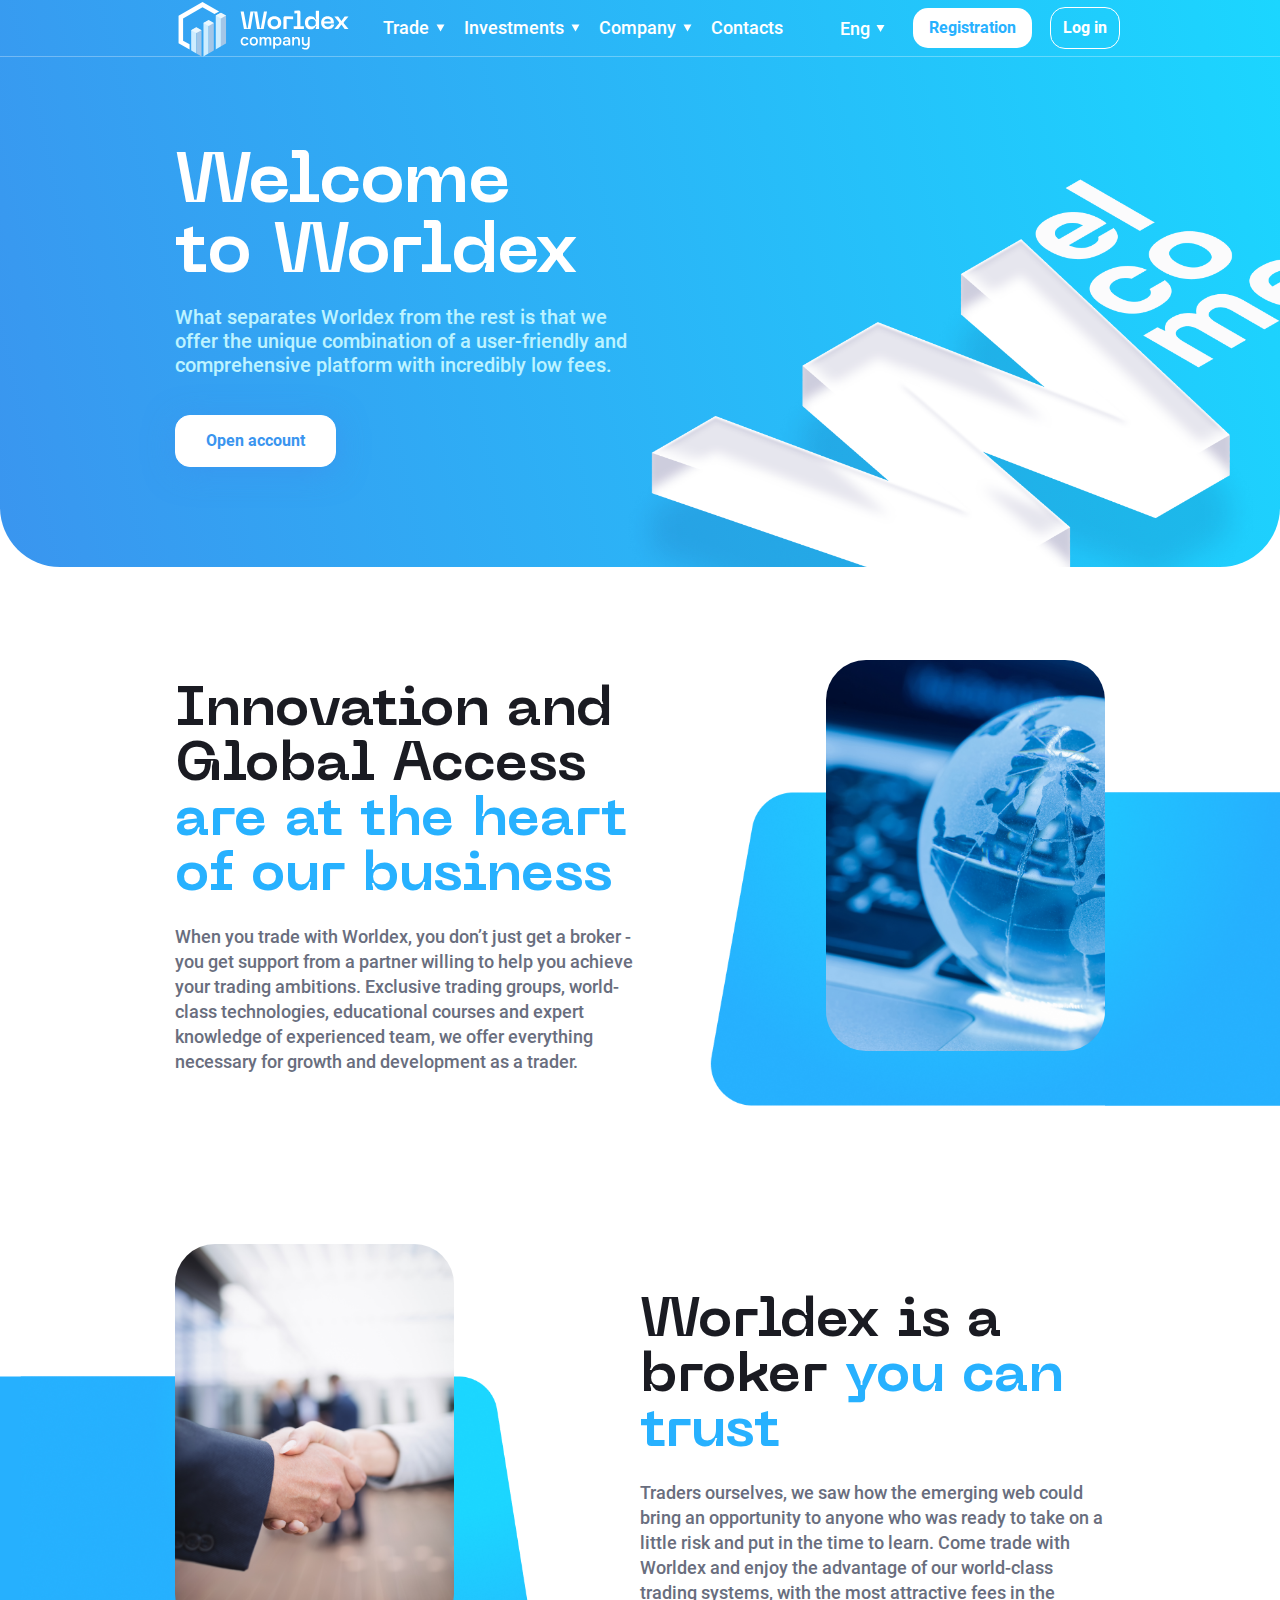
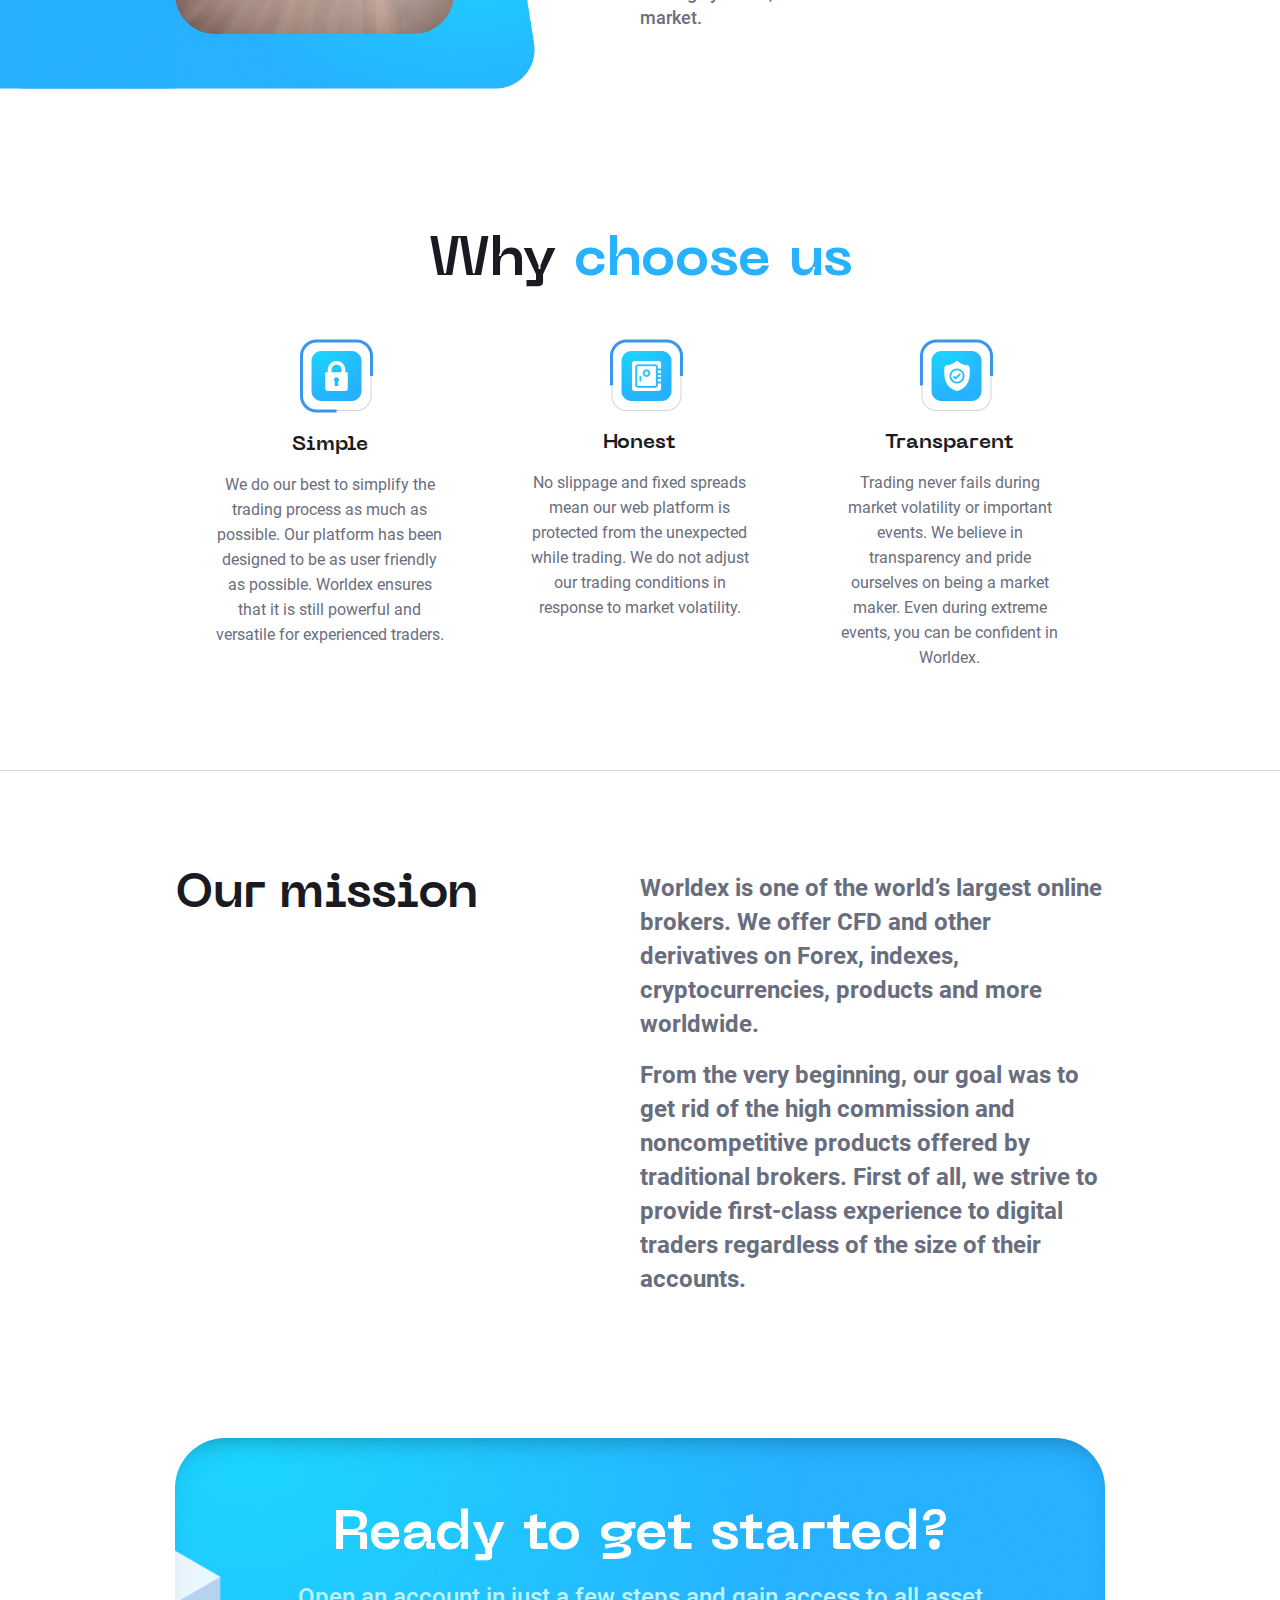
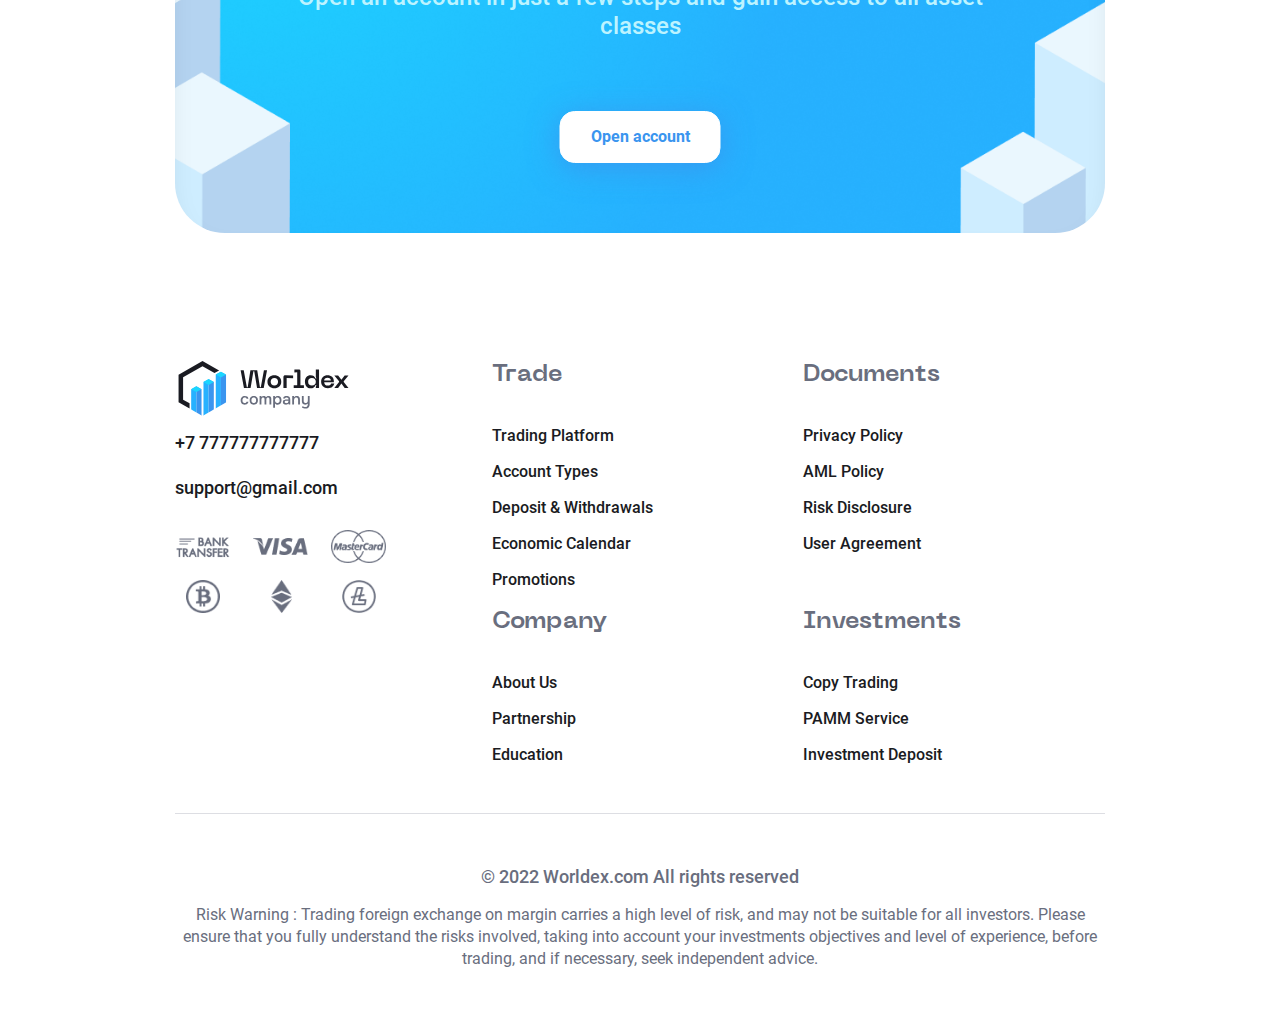
<file: aboutKaipania.html>
<!DOCTYPE html>

<html lang="ru">
	<!--Заголовок страницы, контейнер для других важных данных (не отображается)-->
	<head>
		<!--Заголовок страницы-->
		<title>Worldex</title>
		<link
			rel="icon"
			type="image/x-icon"
			sizes="192x192"
			href="img/icon.png"
		/>
		<!--===============================-->
		<!--Libs-->

			<!--JQ--><script src="libs/jquery.js"></script>

		<!--===============================-->
		<!--Css-->
			<link rel="stylesheet" href="css/style.css" />
		<!--===============================-->
		<meta charset="utf-8">
		<meta name="viewport" content="width=device-width">
		<meta name="format-detection" content="telephone=no">
	</head>
	<!-- Отображаемое тело страницы -->
	<body>
		<div class="wrapper">
			<div class="header-wrapper">
				<header class="header">
					<div class="container">
						<div class="header__body">
							<div class="header__logo header-logo_hover-wrapper">
								<a href="" class="header-logo_hover-link">
									<img src="img/Logo.svg" alt="" class="header-logo_hover-content">
									<img src="img/img-hover/Logo-header.svg" alt="" class="header-logo_hover-img">
								</a>
							</div>
							<nav data-da=".burger-wrapper__bodu, 767, last" class="header__nav">
								<ul data-spollers="767,max" data-one-spoller class="header__list menu__list">
									<li class="header__link _header-list-wrapper">
										<div class="header__link_title menu__link">
											<a href="" class="link-white-hover">Trade</a>
											<span class="header__link_icon _menu__icon"></span>
										</div>
										<button tabindex="-1" type="button" data-spoller class="header-button-mb"></button>
										<ul class="menu__sub-list _menu__wrapper">
											<li>
												<a href="#" class="menu__sub-link link-blek-hover">Trading Platform</a>
											</li>
											<li>
												<a href="#" class="menu__sub-link link-blek-hover">Account Types</a>
											</li>
											<li>
												<a href="#" class="menu__sub-link link-blek-hover">Deposit & Withdrawals</a>
											</li>
											<li>
												<a href="#" class="menu__sub-link link-blek-hover">Economic Calendar</a>
											</li>
											<li>
												<a href="#" class="menu__sub-link link-blek-hover">Promotions</a>
											</li>
										</ul>
									</li>
									<li class="header__link _header-list-wrapper">
										<div class="header__link_title menu__link">
											<a href="" class="link-white-hover">Investments</a>
											<span class="header__link_icon _menu__icon"></span>
										</div>
										<button tabindex="-1" type="button" data-spoller class="header-button-mb"></button>
										<ul class="menu__sub-list _menu__wrapper">
											<li>
												<a href="#" class="menu__sub-link link-blek-hover">Chapter N1</a>
											</li>
											<li>
												<a href="#" class="menu__sub-link link-blek-hover">Chapter N2</a>
											</li>
											<li>
												<a href="#" class="menu__sub-link link-blek-hover">Chapter N3</a>
											</li>
										</ul>
									</li>
									<li class="header__link _header-list-wrapper">
										<div class="header__link_title menu__link">
											<a href="" class="link-white-hover">Company</a>
											<span class="header__link_icon _menu__icon"></span>
										</div>
										<button tabindex="-1" type="button" data-spoller class="header-button-mb"></button>
										<ul class="menu__sub-list _menu__wrapper">
											<li>
												<a href="#" class="menu__sub-link link-blek-hover">Chapter N1</a>
											</li>
											<li>
												<a href="#" class="menu__sub-link link-blek-hover">Chapter N2</a>
											</li>
											<li>
												<a href="#" class="menu__sub-link link-blek-hover">Chapter N3</a>
											</li>
										</ul>
									</li>
									<li class="header__link">
										<a href="" class="menu__link link-white-hover">
											Contacts
										</a>
									</li>
								</ul>
							</nav>
							<div data-da=".burger-wrapper__footer, 767, last" class="header__buton-wrapper">
								<div data-da=".burger-wrapper__heder, 767, last" class="header-langvig _header-languages">
									<div class="header-langvig__title _header-languages__title link-white-hover">
										Eng
									</div>
									<div class="language-content-header__list _header-languages__wrapper">
										<a href="" class="menu__sub-link link-blek-hover">
											EN
										</a>
										<a href="" class="menu__sub-link link-blek-hover">
											RU
										</a>
									</div>
								</div>
								<a href="" class="header__registration button-hover">
									Registration
								</a>
								<a href="" class="header__log-in button-transparent-hover">
									Log in
								</a>
							</div>
							<div class="menu__icon ">
								<span></span>
							</div>
						</div>
					</div>
					<div class="header__burger-wrapper burger-wrapper menu__body">
						<img src="img/footer/Logo.svg" alt="" class="header__burger-img">
						<div class="burger-wrapper__heder">
							
						</div>
						<div class="burger-wrapper__bodu">
							
						</div>
						<div class="burger-wrapper__footer">
							
						</div>
					</div>
				</header>
				<div class="index-bloc index-bloc_aboutKaipania">
					<div class="container">
						<div class="index-bloc__body">
							<div class="index-bloc__title">
								Welcome <br>
								to Worldex
							</div>
							<div class="index-bloc__text">
								What separates Worldex from the rest is that we offer the unique combination of a user-friendly and comprehensive platform with incredibly low fees.
							</div>
							<a href="" class="index-bloc__button button-blu-fon-hover">
								Open account
							</a>
							<img src="img/index-bloc/5.png" alt="" class="index-bloc__img">
						</div>
					</div>
				</div>
			</div>

			<div class="content-blok content-blok_bacgraund-left ">
				<div class="container">
					<div class="content-blok__body">
						<div class="content-blok__wrapper">
							<div class="content-blok__title blok-title blok-title_left">
								Innovation and Global Access 
								<span>are at the heart of our business</span>
							</div>
							<div class="content-blok__text">
								When you trade with Worldex, you don’t just get a broker - you get support from a partner willing to help you achieve your trading ambitions. Exclusive trading groups, world-class technologies, educational courses and expert knowledge of experienced team, we offer everything necessary for growth and development as a trader.
							</div>
						</div>
						<div class="content-blok__img content-blok__img_right">
							<div class="content-blok__img-content_backgraund ibg">
								<img src="img/content-blok/4.png" alt="">
							</div>
							<img src="img/content-blok/2.png" alt="" class="content-blok__img-line">
							<span class="content-blok__line"></span>
						</div>
					</div>
				</div>
			</div>

			<div class="content-blok content-blok_bacgraund-right">
				<div class="container">
					<div class="content-blok__body">
						<div class="platform__img content-blok__img content-blok__img_left">
							<div class="content-blok__img-content_backgraund ibg">
								<img src="img/content-blok/5.png" alt="">
							</div>
							<img src="img/content-blok/3.png" alt="" class="content-blok__img-line">
							<span class="content-blok__line"></span>
						</div>
						<div class="content-blok__wrapper">
							<div class="content-blok__title blok-title blok-title_left">
								Worldex is a broker 
								<span>you can trust</span>
							</div>
							<div class="content-blok__text">
								Traders ourselves, we saw how the emerging web could bring an opportunity to anyone who was ready to take on a little risk and put in the time to learn. Come trade with Worldex and enjoy the advantage of our world-class trading systems, with the most attractive fees in the market.
							</div>
						</div>
					</div>
				</div>
			</div>

			<div class="blok-img-list">
				<div class="container">
					<div class="blok-title">
						Why 
						<span>
							choose us
						</span>
					</div>
					<div class="blok-img-list__body">
						<div class="blok-img-list__blok">
							<div class="blok-img-list__img">
								<img src="img/blok-img-list/1.png" alt="">
							</div>
							<div class="blok-img-list__title">
								Simple
							</div>
							<div class="blok-img-list__text">
								We do our best to simplify the trading process as much as possible. Our platform has been designed to be as user friendly as possible. Worldex ensures that it is still powerful and versatile for experienced traders.
							</div>
						</div>
						<div class="blok-img-list__blok">
							<div class="blok-img-list__img">
								<img src="img/blok-img-list/2.png" alt="">
							</div>
							<div class="blok-img-list__title">
								Honest
							</div>
							<div class="blok-img-list__text">
								No slippage and fixed spreads mean our web platform is protected from the unexpected while trading. We do not adjust our trading conditions in response to market volatility.
							</div>
						</div>
						<div class="blok-img-list__blok">
							<div class="blok-img-list__img">
								<img src="img/blok-img-list/3.png" alt="">
							</div>
							<div class="blok-img-list__title">
								Transparent
							</div>
							<div class="blok-img-list__text">
								Trading never fails during market volatility or important events. We believe in transparency and pride ourselves on being a market maker. Even during extreme events, you can be confident in Worldex.
							</div>
						</div>
					</div>
				</div>
			</div>

			<div class="text-blok text-blok_100 text-blok_no-border">
				<div class="container">
					<div class="text-blok__body">
						<div class="text-blok__blok">
							<div class="text-blok__title">
								Our mission
							</div>
						</div>
						<div class="text-blok__blok">
							<div class="text-blok__text">
								<p>
									Worldex is one of the world’s largest online brokers. We offer CFD and other derivatives on Forex, indexes, cryptocurrencies, products and more worldwide.
								</p>
								<P>
									From the very beginning, our goal was to get rid of the high commission and noncompetitive products offered by traditional brokers. First of all, we strive to provide first-class experience to digital traders regardless of the size of their accounts.
								</P>
							</div>
						</div>
					</div>
				</div>
			</div>

			<div class="blok-img blok-img_aboutKaipania">
				<div class="container">
					<div class="blok-img__body">
						<div class="blok-img__title blok-img__body_center">
							Ready to get started?
						</div>
						<div class="blok-img__text blok-img__body_center">
							Open an account in just a few steps and gain access to all asset classes
						</div>
						<a href="" class="blok-img__button blok-img__body_center button-blu-fon-hover">
							Open account
						</a>
					</div>
				</div>
			</div>

			<footer class="footer">
				<div class="container">
					<div class="footer-top">
						<div class="footer__wrapper">
							<div class="footer-contact">
								<div class="footer-contact__logo">
									<a href="" class="foter-logo_hover">
										<img src="img/footer/Logo.svg" alt="">
									</a>
								</div>
								<div class="footer-contact__link">
									<a href="" class="link-blek-hover">
										+7 777777777777 
									</a>
								</div>
								<div class="footer-contact__link">
									<a href="" class="link-blek-hover">
										support@gmail.com
									</a>
								</div>
								<div class="footer-contact__img-list">
									<div class="footer-contact__img-link">
										<a href="" class="footer-contact__img-link_wrapper">
											<img src="img/footer/6.png" alt="" class="footer-contact__img-content">
											<img src="img/img-hover/1.png" alt="" class="footer-contact__img-hover">
										</a>
									</div>
									<div class="footer-contact__img-link">
										<a href="" class="footer-contact__img-link_wrapper">
											<img src="img/footer/1.png" alt="" class="footer-contact__img-content">
											<img src="img/img-hover/2.png" alt="" class="footer-contact__img-hover">
										</a>
									</div>
									<div class="footer-contact__img-link">
										<a href="" class="footer-contact__img-link_wrapper">
											<img src="img/footer/2.png" alt="" class="footer-contact__img-content">
											<img src="img/img-hover/3.png" alt="" class="footer-contact__img-hover">
										</a>
									</div>
									<div class="footer-contact__img-link">
										<a href="" class="footer-contact__img-link_wrapper">
											<img src="img/footer/3.png" alt="" class="footer-contact__img-content">
											<img src="img/img-hover/4.png" alt="" class="footer-contact__img-hover">
										</a>
									</div>
									<div class="footer-contact__img-link">
										<a href="" class="footer-contact__img-link_wrapper">
											<img src="img/footer/4.png" alt="" class="footer-contact__img-content">
											<img src="img/img-hover/5.png" alt="" class="footer-contact__img-hover">
										</a>
									</div>
									<div class="footer-contact__img-link">
										<a href="" class="footer-contact__img-link_wrapper">
											<img src="img/footer/5.png" alt="" class="footer-contact__img-content">
											<img src="img/img-hover/6.png" alt="" class="footer-contact__img-hover">
										</a>
									</div>
								</div>
							</div>
							<div class="footer__list">
								<div class="footer__blok">
									<div class="footer__title">
										Trade
									</div>
									<div class="">
										<div class="footer__link">
											<a href=""  class="link-blek-hover">Trading Platform</a>
										</div>
										<div class="footer__link">
											<a href=""  class="link-blek-hover">Account Types</a>
										</div>
										<div class="footer__link">
											<a href=""  class="link-blek-hover">Deposit & Withdrawals</a>
										</div>
										<div class="footer__link">
											<a href=""  class="link-blek-hover">Economic Calendar</a>
										</div>
										<div class="footer__link">
											<a href=""  class="link-blek-hover">Promotions</a>
										</div>
									</div>
								</div>
								<div class="footer__blok">
									<div class="footer__title">
										Documents
									</div>
									<div class="">
										<div class="footer__link">
											<a href=""  class="link-blek-hover">Privacy Policy</a>
										</div>
										<div class="footer__link">
											<a href=""  class="link-blek-hover">AML Policy</a>
										</div>
										<div class="footer__link">
											<a href=""  class="link-blek-hover">Risk Disclosure</a>
										</div>
										<div class="footer__link">
											<a href=""  class="link-blek-hover">User Agreement</a>
										</div>
									</div>
								</div>
								<div class="footer__blok">
									<div class="footer__title">
										Company
									</div>
									<div class="">
										<div class="footer__link">
											<a href=""  class="link-blek-hover">About Us</a>
										</div>
										<div class="footer__link">
											<a href=""  class="link-blek-hover">Partnership</a>
										</div>
										<div class="footer__link">
											<a href=""  class="link-blek-hover">Education</a>
										</div>
									</div>
								</div>
								<div class="footer__blok">
									<div class="footer__title">
										Investments
									</div>
									<div class="">
										<div class="footer__link">
											<a href=""  class="link-blek-hover">Copy Trading</a>
										</div>
										<div class="footer__link">
											<a href=""  class="link-blek-hover">PAMM Service</a>
										</div>
										<div class="footer__link">
											<a href="" class="link-blek-hover">Investment Deposit</a>
										</div>
									</div>
								</div>
							</div>
						</div>
					</div>
					<div class="footer-bottom">
						<div class="footer-bottom__title">
							© 2022 Worldex.com All rights reserved
						</div>
						<div class="footer-bottom__text">
							Risk Warning : Trading foreign exchange on margin carries a high level of risk, and may not be suitable for all investors. Please ensure that you fully understand the risks involved, taking into account your investments objectives and level of experience, before trading, and if necessary, seek independent advice.
						</div>
					</div>
				</div>
			</footer>
		</div>
		<script src="js/custom.js"></script>
	</body>
</html>
</file>
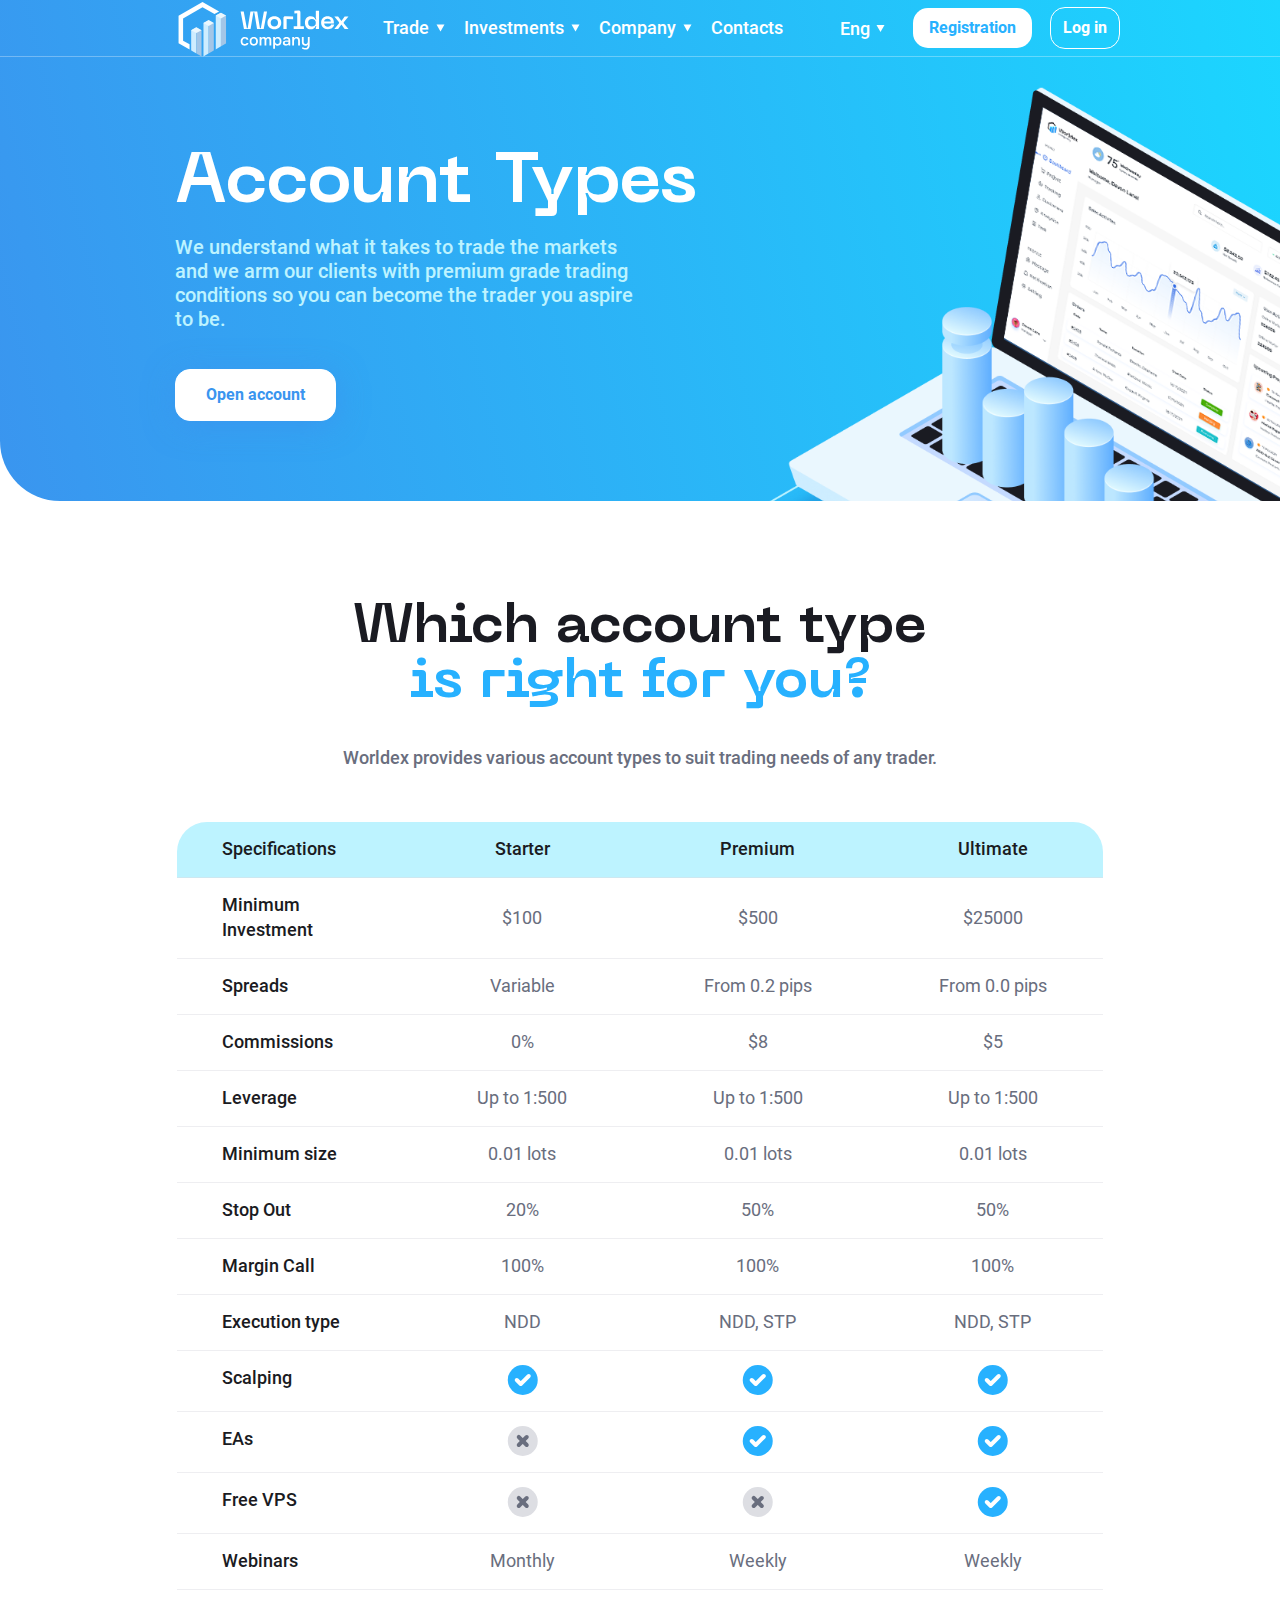
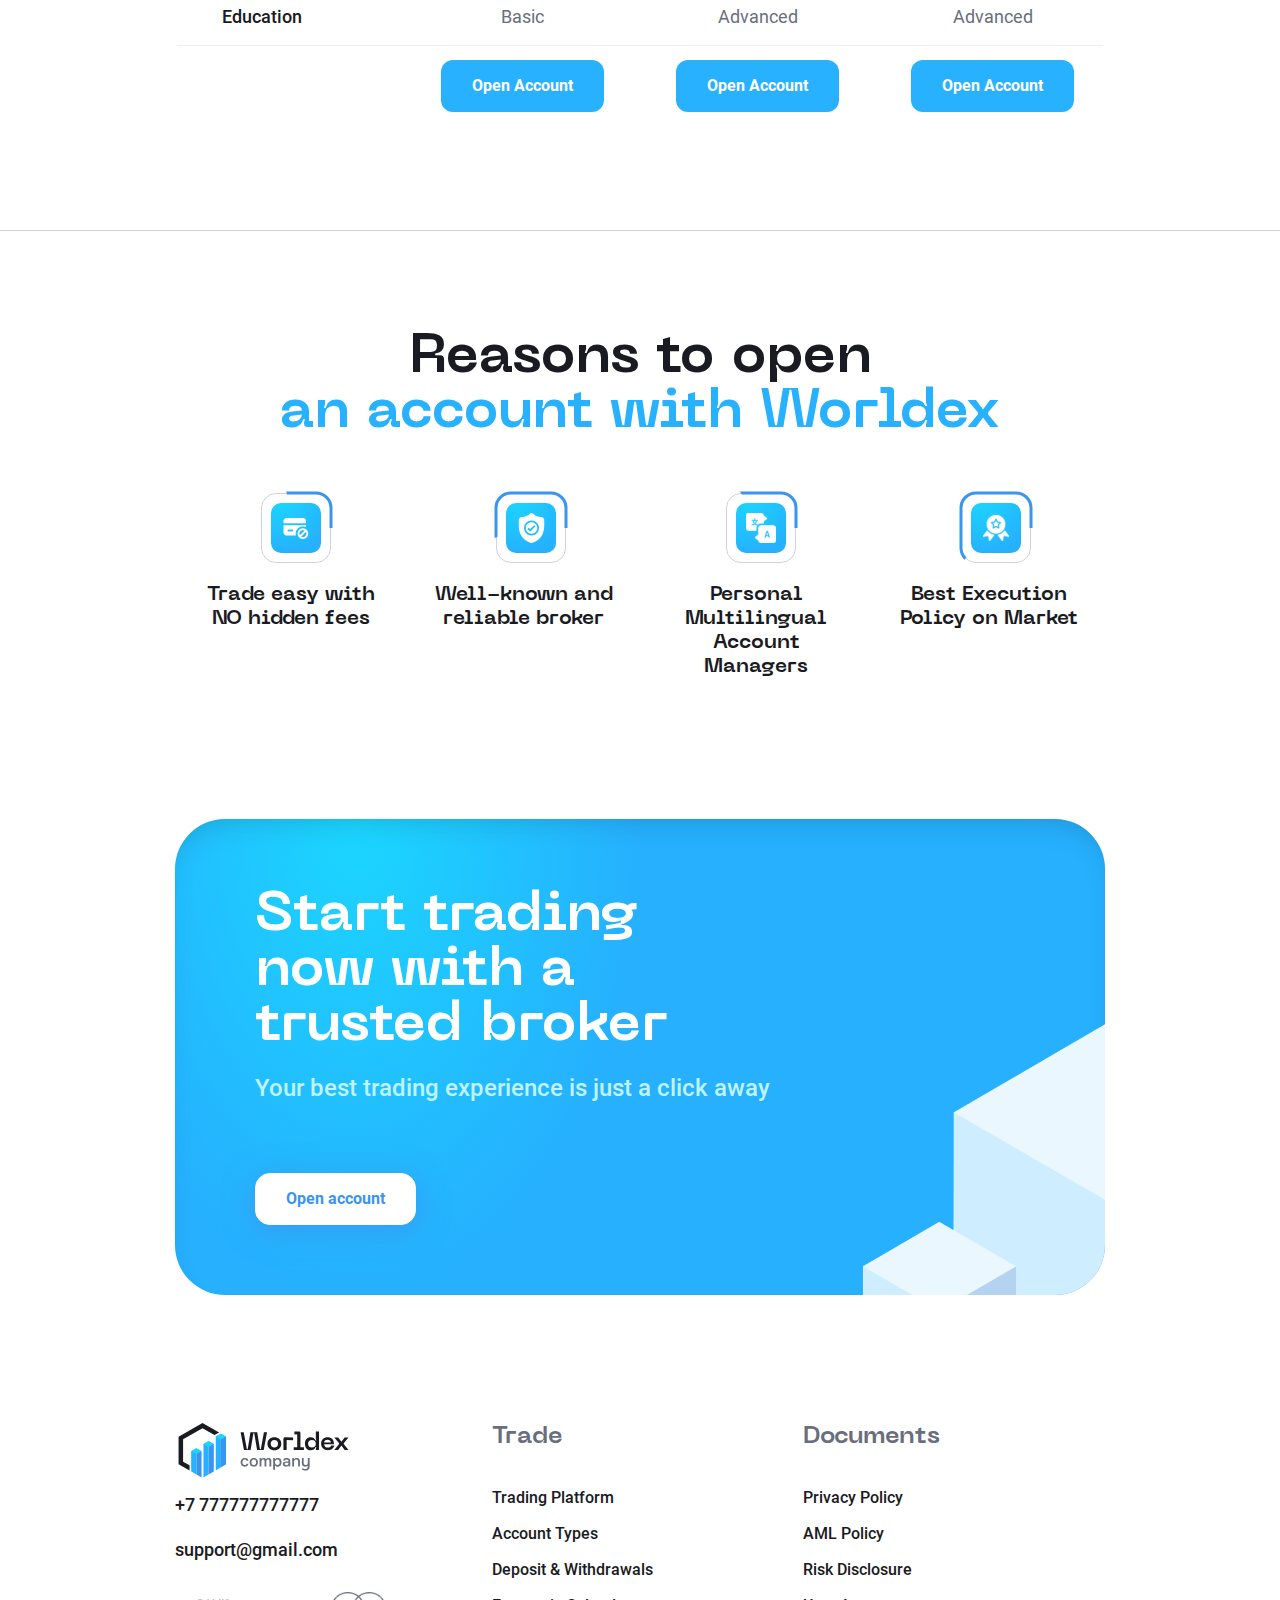
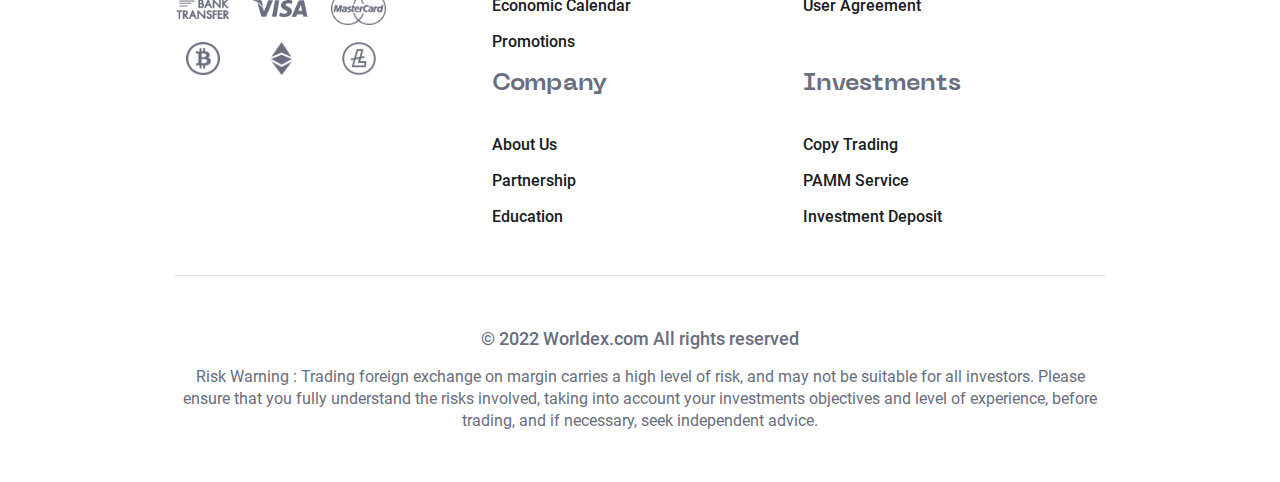
<file: accounts.html>
<!DOCTYPE html>

<html lang="ru">
	<!--Заголовок страницы, контейнер для других важных данных (не отображается)-->
	<head>
		<!--Заголовок страницы-->
		<title>accounts</title>
		<link
			rel="icon"
			type="image/x-icon"
			sizes="192x192"
			href="img/icon.png"
		/>
		<!--===============================-->
		<!--Libs-->

			<!--JQ--><script src="libs/jquery.js"></script>

		<!--===============================-->
		<!--Css-->
			<link rel="stylesheet" href="css/style.css" />
		<!--===============================-->
		<meta charset="utf-8">
		<meta name="viewport" content="width=device-width">
		<meta name="format-detection" content="telephone=no">
	</head>
	<!-- Отображаемое тело страницы -->
	<body>
		<div class="wrapper">
			<div class="header-wrapper">
				<header class="header">
					<div class="container">
						<div class="header__body">
							<div class="header__logo header-logo_hover-wrapper">
								<a href="" class="header-logo_hover-link">
									<img src="img/Logo.svg" alt="" class="header-logo_hover-content">
									<img src="img/img-hover/Logo-header.svg" alt="" class="header-logo_hover-img">
								</a>
							</div>
							<nav data-da=".burger-wrapper__bodu, 767, last" class="header__nav">
								<ul data-spollers="767,max" data-one-spoller class="header__list menu__list">
									<li class="header__link _header-list-wrapper">
										<div class="header__link_title menu__link">
											<a href="" class="link-white-hover">Trade</a>
											<span class="header__link_icon _menu__icon"></span>
										</div>
										<button tabindex="-1" type="button" data-spoller class="header-button-mb"></button>
										<ul class="menu__sub-list _menu__wrapper">
											<li>
												<a href="#" class="menu__sub-link link-blek-hover">Trading Platform</a>
											</li>
											<li>
												<a href="#" class="menu__sub-link link-blek-hover">Account Types</a>
											</li>
											<li>
												<a href="#" class="menu__sub-link link-blek-hover">Deposit & Withdrawals</a>
											</li>
											<li>
												<a href="#" class="menu__sub-link link-blek-hover">Economic Calendar</a>
											</li>
											<li>
												<a href="#" class="menu__sub-link link-blek-hover">Promotions</a>
											</li>
										</ul>
									</li>
									<li class="header__link _header-list-wrapper">
										<div class="header__link_title menu__link">
											<a href="" class="link-white-hover">Investments</a>
											<span class="header__link_icon _menu__icon"></span>
										</div>
										<button tabindex="-1" type="button" data-spoller class="header-button-mb"></button>
										<ul class="menu__sub-list _menu__wrapper">
											<li>
												<a href="#" class="menu__sub-link link-blek-hover">Chapter N1</a>
											</li>
											<li>
												<a href="#" class="menu__sub-link link-blek-hover">Chapter N2</a>
											</li>
											<li>
												<a href="#" class="menu__sub-link link-blek-hover">Chapter N3</a>
											</li>
										</ul>
									</li>
									<li class="header__link _header-list-wrapper">
										<div class="header__link_title menu__link">
											<a href="" class="link-white-hover">Company</a>
											<span class="header__link_icon _menu__icon"></span>
										</div>
										<button tabindex="-1" type="button" data-spoller class="header-button-mb"></button>
										<ul class="menu__sub-list _menu__wrapper">
											<li>
												<a href="#" class="menu__sub-link link-blek-hover">Chapter N1</a>
											</li>
											<li>
												<a href="#" class="menu__sub-link link-blek-hover">Chapter N2</a>
											</li>
											<li>
												<a href="#" class="menu__sub-link link-blek-hover">Chapter N3</a>
											</li>
										</ul>
									</li>
									<li class="header__link">
										<a href="" class="menu__link link-white-hover">
											Contacts
										</a>
									</li>
								</ul>
							</nav>
							<div data-da=".burger-wrapper__footer, 767, last" class="header__buton-wrapper">
								<div data-da=".burger-wrapper__heder, 767, last" class="header-langvig _header-languages">
									<div class="header-langvig__title _header-languages__title link-white-hover">
										Eng
									</div>
									<div class="language-content-header__list _header-languages__wrapper">
										<a href="" class="menu__sub-link link-blek-hover">
											EN
										</a>
										<a href="" class="menu__sub-link link-blek-hover">
											RU
										</a>
									</div>
								</div>
								<a href="" class="header__registration button-hover">
									Registration
								</a>
								<a href="" class="header__log-in button-transparent-hover">
									Log in
								</a>
							</div>
							<div class="menu__icon ">
								<span></span>
							</div>
						</div>
					</div>
					<div class="header__burger-wrapper burger-wrapper menu__body">
						<img src="img/footer/Logo.svg" alt="" class="header__burger-img">
						<div class="burger-wrapper__heder">
							
						</div>
						<div class="burger-wrapper__bodu">
							
						</div>
						<div class="burger-wrapper__footer">
							
						</div>
					</div>
				</header>
				<div class="index-bloc index-bloc_tradingPlatform">
					<div class="container">
						<div class="index-bloc__body">
							<div class="index-bloc__title">
								Account Types
							</div>
							<div class="index-bloc__text">
								We understand what it takes to trade the markets and we arm our clients with premium grade trading conditions so you can become the trader you aspire to be.
							</div>
							<a href="" class="index-bloc__button button-blu-fon-hover">
								Open account
							</a>
							<img src="img/index-bloc/11.png" alt="" class="index-bloc__img">
						</div>
					</div>
				</div>
			</div>

			<div class="table table_border-bottom">
				<div class="container">
					<div class="blok-title">
						Which account type  <br>
						<span>
							is right for you?
						</span>
						<div class="blok-title__text">
							Worldex provides various account types to suit trading needs of any trader.
						</div>
					</div>
					<div class="table-body table-body_wib-800">
						<table>
							<tbody>
								<tr class="table-body__bagraund-top">
									<td class="profil-affiliate-program-table__title table-body__title td_pading">Specifications</td>
									<td class="profil-affiliate-program-table__title table-body__title">Starter</td>
									<td class="profil-affiliate-program-table__title table-body__title">Premium</td>
									<td class="profil-affiliate-program-table__title table-body__title">Ultimate</td>
								</tr>
								<tr>
									<td class="profil-affiliate-program-table__title table-body__title td_pading">Minimum Investment</td>
									<td class="profil-affiliate-program-table__text table-body__text">$100</td>
									<td class="profil-affiliate-program-table__text table-body__text">$500</td>
									<td class="profil-affiliate-program-table__text table-body__text">$25000</td>
								</tr>
								<tr>
									<td class="profil-affiliate-program-table__title table-body__title td_pading">Spreads</td>
									<td class="profil-affiliate-program-table__text table-body__text">Variable</td>
									<td class="profil-affiliate-program-table__text table-body__text">From 0.2 pips</td>
									<td class="profil-affiliate-program-table__text table-body__text">From 0.0 pips</td>
								</tr>
								<tr>
									<td class="profil-affiliate-program-table__title table-body__title td_pading">Commissions</td>
									<td class="profil-affiliate-program-table__text table-body__text">0%</td>
									<td class="profil-affiliate-program-table__text table-body__text">$8</td>
									<td class="profil-affiliate-program-table__text table-body__text">$5</td>
								</tr>
								<tr>
									<td class="profil-affiliate-program-table__title table-body__title td_pading">Leverage</td>
									<td class="profil-affiliate-program-table__text table-body__text">Up to 1:500</td>
									<td class="profil-affiliate-program-table__text table-body__text">Up to 1:500</td>
									<td class="profil-affiliate-program-table__text table-body__text">Up to 1:500</td>
								</tr>
								<tr>
									<td class="profil-affiliate-program-table__title table-body__title td_pading">Minimum size</td>
									<td class="profil-affiliate-program-table__text table-body__text">0.01 lots</td>
									<td class="profil-affiliate-program-table__text table-body__text">0.01 lots</td>
									<td class="profil-affiliate-program-table__text table-body__text">0.01 lots</td>
								</tr>
								<tr>
									<td class="profil-affiliate-program-table__title table-body__title td_pading">Stop Out</td>
									<td class="profil-affiliate-program-table__text table-body__text">20%</td>
									<td class="profil-affiliate-program-table__text table-body__text">50%</td>
									<td class="profil-affiliate-program-table__text table-body__text">50%</td>
								</tr>
								<tr>
									<td class="profil-affiliate-program-table__title table-body__title td_pading">Margin Call</td>
									<td class="profil-affiliate-program-table__text table-body__text">100%</td>
									<td class="profil-affiliate-program-table__text table-body__text">100%</td>
									<td class="profil-affiliate-program-table__text table-body__text">100%</td>
								</tr>
								<tr>
									<td class="profil-affiliate-program-table__title table-body__title td_pading">Execution type</td>
									<td class="profil-affiliate-program-table__text table-body__text">NDD</td>
									<td class="profil-affiliate-program-table__text table-body__text">NDD, STP</td>
									<td class="profil-affiliate-program-table__text table-body__text">NDD, STP</td>
								</tr>
								<tr>
									<td class="profil-affiliate-program-table__title table-body__title td_pading">Scalping</td>
									<td class="profil-affiliate-program-table__text table-body__text img-icon">
										<img src="img/tablet/icon2.svg" alt="">
									</td>
									<td class="profil-affiliate-program-table__text table-body__text img-icon">
										<img src="img/tablet/icon2.svg" alt="">
									</td>
									<td class="profil-affiliate-program-table__text table-body__text img-icon">
										<img src="img/tablet/icon2.svg" alt="">
									</td>
								</tr>
								<tr>
									<td class="profil-affiliate-program-table__title table-body__title td_pading">EAs</td>
									<td class="profil-affiliate-program-table__text table-body__text img-icon">
										<img src="img/tablet/icon1.svg" alt="">
									</td>
									<td class="profil-affiliate-program-table__text table-body__text img-icon">
										<img src="img/tablet/icon2.svg" alt="">
									</td>
									<td class="profil-affiliate-program-table__text table-body__text img-icon">
										<img src="img/tablet/icon2.svg" alt="">
									</td>
								</tr>
								<tr>
									<td class="profil-affiliate-program-table__title table-body__title td_pading">Free VPS</td>
									<td class="profil-affiliate-program-table__text table-body__text img-icon">
										<img src="img/tablet/icon1.svg" alt="">
									</td>
									<td class="profil-affiliate-program-table__text table-body__text img-icon">
										<img src="img/tablet/icon1.svg" alt="">
									</td>
									<td class="profil-affiliate-program-table__text table-body__text img-icon">
										<img src="img/tablet/icon2.svg" alt="">
									</td>
								</tr>
								<tr>
									<td class="profil-affiliate-program-table__title table-body__title td_pading">Webinars</td>
									<td class="profil-affiliate-program-table__text table-body__text">Monthly</td>
									<td class="profil-affiliate-program-table__text table-body__text">Weekly</td>
									<td class="profil-affiliate-program-table__text table-body__text">Weekly</td>
								</tr>
								<tr>
									<td class="profil-affiliate-program-table__title table-body__title td_pading">Education</td>
									<td class="profil-affiliate-program-table__text table-body__text">Basic</td>
									<td class="profil-affiliate-program-table__text table-body__text">Advanced</td>
									<td class="profil-affiliate-program-table__text table-body__text">Advanced</td>
								</tr>
								<tr>
									<td class="profil-affiliate-program-table__text table-body__text"></td>
									<td class="profil-affiliate-program-table__text table-body__text">
										<a href="" class="table-body__button button-blu-hover">
											Open Account
										</a>
									</td>
									<td class="profil-affiliate-program-table__text table-body__text">
										<a href="" class="table-body__button button-blu-hover">
											Open Account
										</a>
									</td>
									<td class="profil-affiliate-program-table__text table-body__text">
										<a href="" class="table-body__button button-blu-hover">
											Open Account
										</a>
									</td>
								</tr>
							</tbody>
						</table>
					</div>
				</div>
			</div>

			<div class="blok-img-list blok-img-list_no-border blok-img-list_4-column">
				<div class="container">
					<div class="blok-title">
						Reasons to open <br>
						<span>
							an account with Worldex
						</span>
					</div>
					<div class="blok-img-list__body">
						<div class="blok-img-list__blok">
							<div class="blok-img-list__img">
								<img src="img/blok-img-list/icon1.svg" alt="">
							</div>
							<div class="blok-img-list__title">
								Trade easy with NO hidden fees 
							</div>
						</div>
						<div class="blok-img-list__blok">
							<div class="blok-img-list__img">
								<img src="img/blok-img-list/icon2.svg" alt="">
							</div>
							<div class="blok-img-list__title">
								Well-known and reliable broker
							</div>
						</div>
						<div class="blok-img-list__blok">
							<div class="blok-img-list__img">
								<img src="img/blok-img-list/icon3.svg" alt="">
							</div>
							<div class="blok-img-list__title">
								Personal Multilingual Account Managers
							</div>
						</div>
						<div class="blok-img-list__blok">
							<div class="blok-img-list__img">
								<img src="img/blok-img-list/icon4.svg" alt="">
							</div>
							<div class="blok-img-list__title">
								Best Execution Policy on Market
							</div>
						</div>
					</div>
				</div>
			</div>

			<div class="blok-img ">
				<div class="container">
					<div class="blok-img__body">
						<img src="img/blok-img/1.png" alt="" class="blok-img__img">
						<div class="blok-img__title">
							Start trading now with a trusted broker
						</div>
						<div class="blok-img__text">
							Your best trading experience is just a click away
						</div>
						<a href="" class="blok-img__button button-blu-fon-hover">
							Open account
						</a>
					</div>
				</div>
			</div>

			<footer class="footer">
				<div class="container">
					<div class="footer-top">
						<div class="footer__wrapper">
							<div class="footer-contact">
								<div class="footer-contact__logo">
									<a href="" class="foter-logo_hover">
										<img src="img/footer/Logo.svg" alt="">
									</a>
								</div>
								<div class="footer-contact__link">
									<a href="" class="link-blek-hover">
										+7 777777777777 
									</a>
								</div>
								<div class="footer-contact__link">
									<a href="" class="link-blek-hover">
										support@gmail.com
									</a>
								</div>
								<div class="footer-contact__img-list">
									<div class="footer-contact__img-link">
										<a href="" class="footer-contact__img-link_wrapper">
											<img src="img/footer/6.png" alt="" class="footer-contact__img-content">
											<img src="img/img-hover/1.png" alt="" class="footer-contact__img-hover">
										</a>
									</div>
									<div class="footer-contact__img-link">
										<a href="" class="footer-contact__img-link_wrapper">
											<img src="img/footer/1.png" alt="" class="footer-contact__img-content">
											<img src="img/img-hover/2.png" alt="" class="footer-contact__img-hover">
										</a>
									</div>
									<div class="footer-contact__img-link">
										<a href="" class="footer-contact__img-link_wrapper">
											<img src="img/footer/2.png" alt="" class="footer-contact__img-content">
											<img src="img/img-hover/3.png" alt="" class="footer-contact__img-hover">
										</a>
									</div>
									<div class="footer-contact__img-link">
										<a href="" class="footer-contact__img-link_wrapper">
											<img src="img/footer/3.png" alt="" class="footer-contact__img-content">
											<img src="img/img-hover/4.png" alt="" class="footer-contact__img-hover">
										</a>
									</div>
									<div class="footer-contact__img-link">
										<a href="" class="footer-contact__img-link_wrapper">
											<img src="img/footer/4.png" alt="" class="footer-contact__img-content">
											<img src="img/img-hover/5.png" alt="" class="footer-contact__img-hover">
										</a>
									</div>
									<div class="footer-contact__img-link">
										<a href="" class="footer-contact__img-link_wrapper">
											<img src="img/footer/5.png" alt="" class="footer-contact__img-content">
											<img src="img/img-hover/6.png" alt="" class="footer-contact__img-hover">
										</a>
									</div>
								</div>
							</div>
							<div class="footer__list">
								<div class="footer__blok">
									<div class="footer__title">
										Trade
									</div>
									<div class="">
										<div class="footer__link">
											<a href=""  class="link-blek-hover">Trading Platform</a>
										</div>
										<div class="footer__link">
											<a href=""  class="link-blek-hover">Account Types</a>
										</div>
										<div class="footer__link">
											<a href=""  class="link-blek-hover">Deposit & Withdrawals</a>
										</div>
										<div class="footer__link">
											<a href=""  class="link-blek-hover">Economic Calendar</a>
										</div>
										<div class="footer__link">
											<a href=""  class="link-blek-hover">Promotions</a>
										</div>
									</div>
								</div>
								<div class="footer__blok">
									<div class="footer__title">
										Documents
									</div>
									<div class="">
										<div class="footer__link">
											<a href=""  class="link-blek-hover">Privacy Policy</a>
										</div>
										<div class="footer__link">
											<a href=""  class="link-blek-hover">AML Policy</a>
										</div>
										<div class="footer__link">
											<a href=""  class="link-blek-hover">Risk Disclosure</a>
										</div>
										<div class="footer__link">
											<a href=""  class="link-blek-hover">User Agreement</a>
										</div>
									</div>
								</div>
								<div class="footer__blok">
									<div class="footer__title">
										Company
									</div>
									<div class="">
										<div class="footer__link">
											<a href=""  class="link-blek-hover">About Us</a>
										</div>
										<div class="footer__link">
											<a href=""  class="link-blek-hover">Partnership</a>
										</div>
										<div class="footer__link">
											<a href=""  class="link-blek-hover">Education</a>
										</div>
									</div>
								</div>
								<div class="footer__blok">
									<div class="footer__title">
										Investments
									</div>
									<div class="">
										<div class="footer__link">
											<a href=""  class="link-blek-hover">Copy Trading</a>
										</div>
										<div class="footer__link">
											<a href=""  class="link-blek-hover">PAMM Service</a>
										</div>
										<div class="footer__link">
											<a href="" class="link-blek-hover">Investment Deposit</a>
										</div>
									</div>
								</div>
							</div>
						</div>
					</div>
					<div class="footer-bottom">
						<div class="footer-bottom__title">
							© 2022 Worldex.com All rights reserved
						</div>
						<div class="footer-bottom__text">
							Risk Warning : Trading foreign exchange on margin carries a high level of risk, and may not be suitable for all investors. Please ensure that you fully understand the risks involved, taking into account your investments objectives and level of experience, before trading, and if necessary, seek independent advice.
						</div>
					</div>
				</div>
			</footer>
		</div>
		<script src="js/custom.js"></script>
	</body>
</html>
</file>
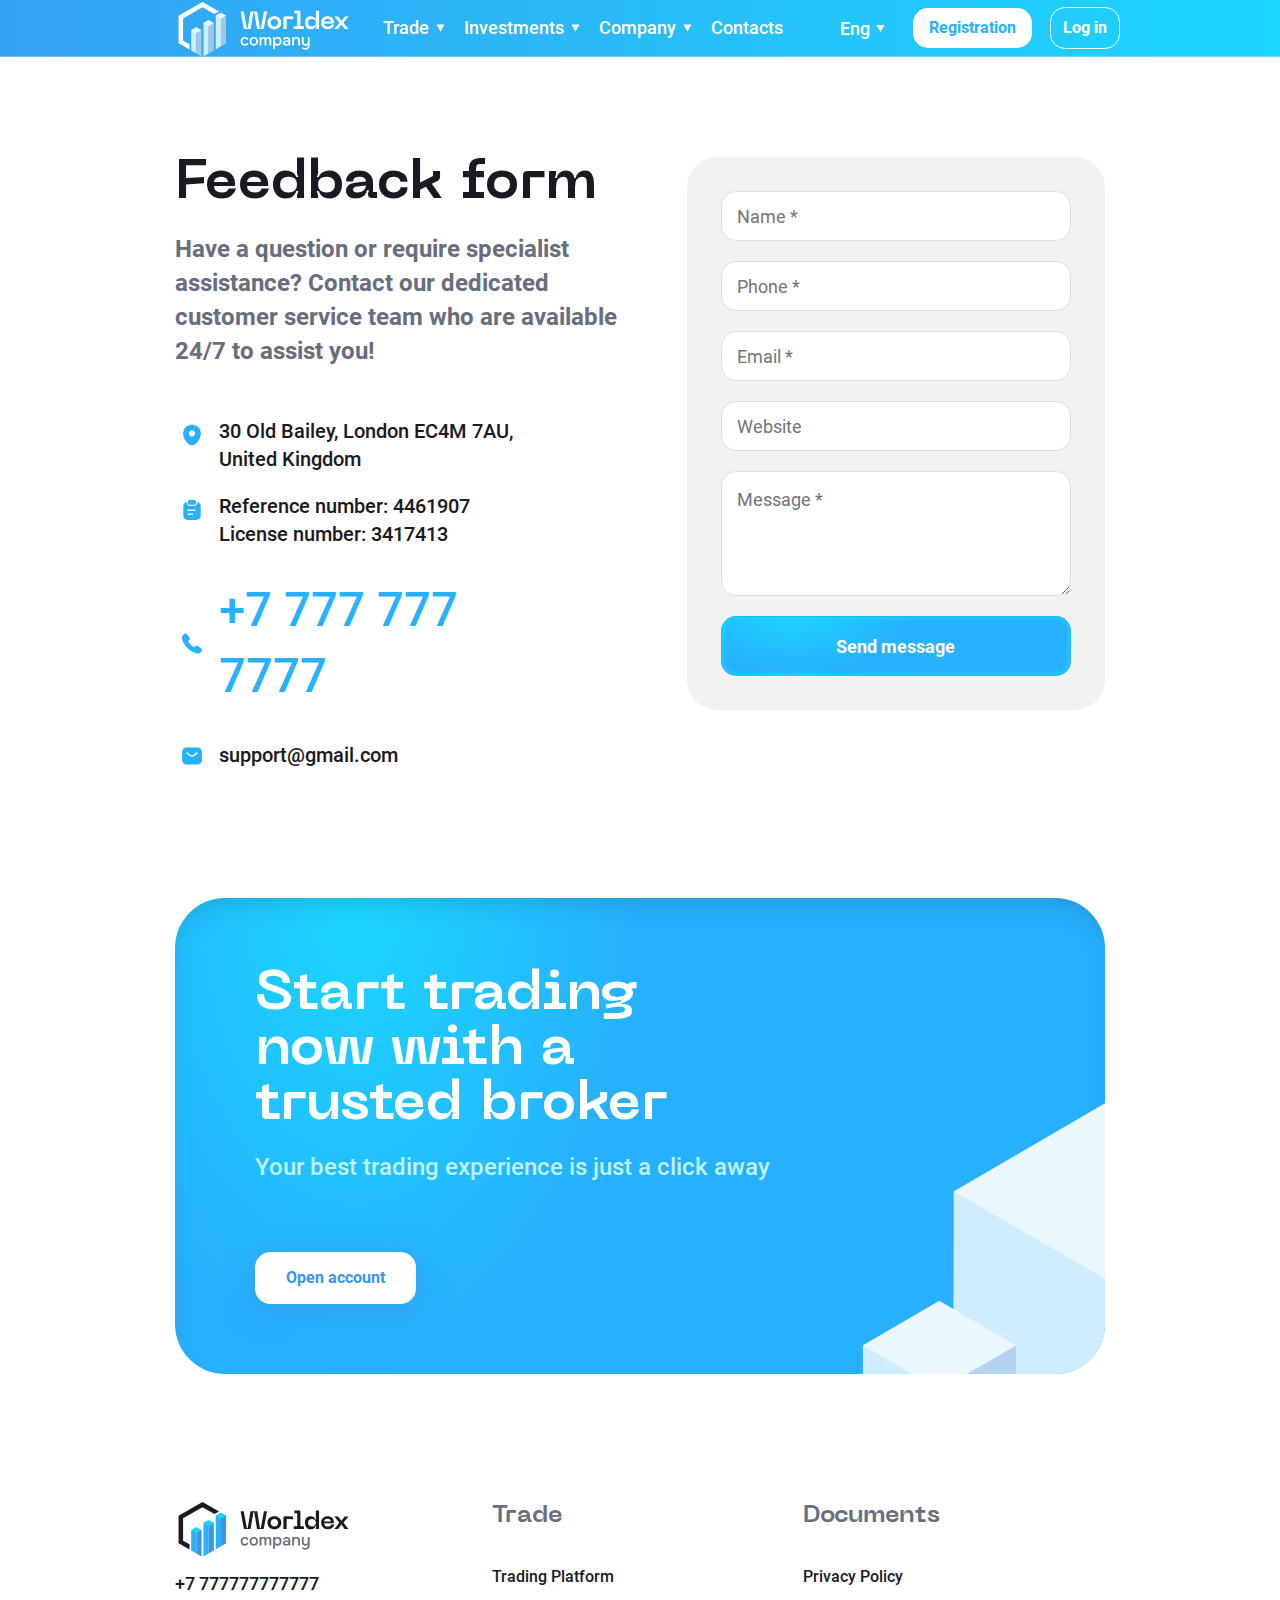
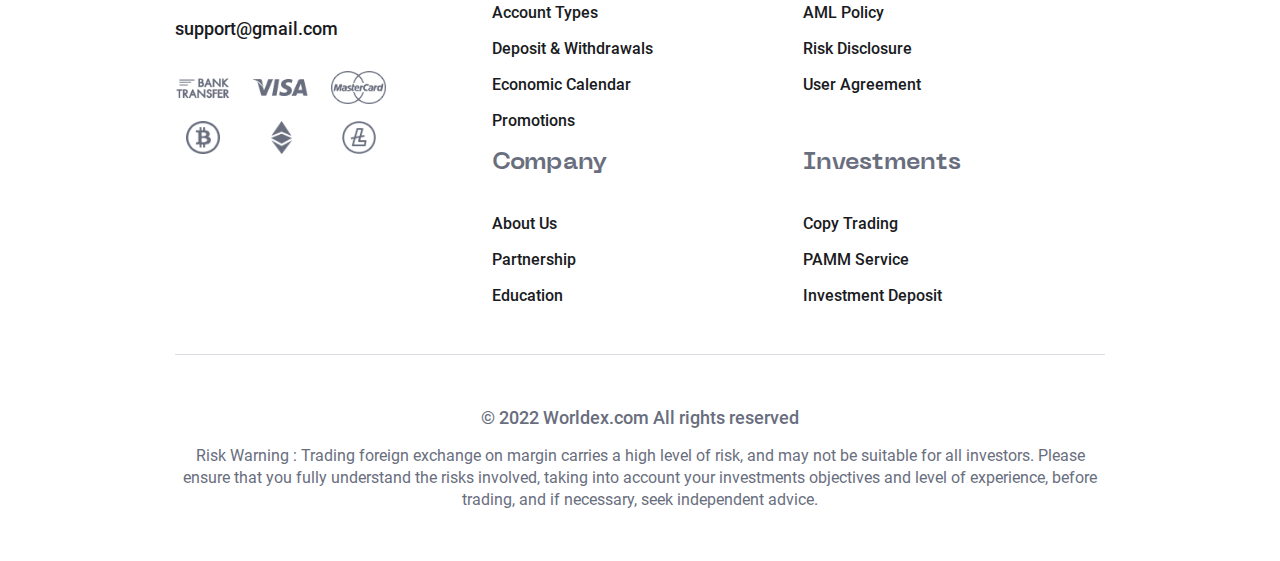
<file: contacts.html>
<!DOCTYPE html>

<html lang="ru">
	<!--Заголовок страницы, контейнер для других важных данных (не отображается)-->
	<head>
		<!--Заголовок страницы-->
		<title>Worldex</title>
		<link
			rel="icon"
			type="image/x-icon"
			sizes="192x192"
			href="img/icon.png"
		/>
		<!--===============================-->
		<!--Libs-->

			<!--JQ--><script src="libs/jquery.js"></script>

		<!--===============================-->
		<!--Css-->
			<link rel="stylesheet" href="css/style.css" />
		<!--===============================-->
		<meta charset="utf-8">
		<meta name="viewport" content="width=device-width">
		<meta name="format-detection" content="telephone=no">
	</head>
	<!-- Отображаемое тело страницы -->
	<body>
		<div class="wrapper">
			<header class="header header_no-absolut">
				<div class="container">
					<div class="header__body">
						<div class="header__logo header-logo_hover-wrapper">
							<a href="" class="header-logo_hover-link">
								<img src="img/Logo.svg" alt="" class="header-logo_hover-content">
								<img src="img/img-hover/Logo-header.svg" alt="" class="header-logo_hover-img">
							</a>
						</div>
						<nav data-da=".burger-wrapper__bodu, 767, last" class="header__nav">
							<ul data-spollers="767,max" data-one-spoller class="header__list menu__list">
								<li class="header__link _header-list-wrapper">
									<div class="header__link_title menu__link">
										<a href="" class="link-white-hover">Trade</a>
										<span class="header__link_icon _menu__icon"></span>
									</div>
									<button tabindex="-1" type="button" data-spoller class="header-button-mb"></button>
									<ul class="menu__sub-list menu__sub-list_while-bacgraund _menu__wrapper">
										<li>
											<a href="#" class="menu__sub-link link-blek-hover">Trading Platform</a>
										</li>
										<li>
											<a href="#" class="menu__sub-link link-blek-hover">Account Types</a>
										</li>
										<li>
											<a href="#" class="menu__sub-link link-blek-hover">Deposit & Withdrawals</a>
										</li>
										<li>
											<a href="#" class="menu__sub-link link-blek-hover">Economic Calendar</a>
										</li>
										<li>
											<a href="#" class="menu__sub-link link-blek-hover">Promotions</a>
										</li>
									</ul>
								</li>
								<li class="header__link _header-list-wrapper">
									<div class="header__link_title menu__link">
										<a href="" class="link-white-hover">Investments</a>
										<span class="header__link_icon _menu__icon"></span>
									</div>
									<button tabindex="-1" type="button" data-spoller class="header-button-mb"></button>
									<ul class="menu__sub-list menu__sub-list_while-bacgraund _menu__wrapper">
										<li>
											<a href="#" class="menu__sub-link link-blek-hover">Chapter N1</a>
										</li>
										<li>
											<a href="#" class="menu__sub-link link-blek-hover">Chapter N2</a>
										</li>
										<li>
											<a href="#" class="menu__sub-link link-blek-hover">Chapter N3</a>
										</li>
									</ul>
								</li>
								<li class="header__link _header-list-wrapper">
									<div class="header__link_title menu__link">
										<a href="" class="link-white-hover">Company</a>
										<span class="header__link_icon _menu__icon"></span>
									</div>
									<button tabindex="-1" type="button" data-spoller class="header-button-mb"></button>
									<ul class="menu__sub-list menu__sub-list_while-bacgraund _menu__wrapper">
										<li>
											<a href="#" class="menu__sub-link link-blek-hover">Chapter N1</a>
										</li>
										<li>
											<a href="#" class="menu__sub-link link-blek-hover">Chapter N2</a>
										</li>
										<li>
											<a href="#" class="menu__sub-link link-blek-hover">Chapter N3</a>
										</li>
									</ul>
								</li>
								<li class="header__link">
									<a href="" class="menu__link link-white-hover">
										Contacts
									</a>
								</li>
							</ul>
						</nav>
						<div data-da=".burger-wrapper__footer, 767, last" class="header__buton-wrapper">
							<div data-da=".burger-wrapper__heder, 767, last" class="header-langvig _header-languages">
								<div class="header-langvig__title _header-languages__title link-white-hover">
									Eng
								</div>
								<div class="language-content-header__list language-content-header__list_while-bacgraund _header-languages__wrapper">
									<a href="" class="menu__sub-link link-blek-hover">
										EN
									</a>
									<a href="" class="menu__sub-link link-blek-hover">
										RU
									</a>
								</div>
							</div>
							<a href="" class="header__registration button-hover">
								Registration
							</a>
							<a href="" class="header__log-in">
								Log in
							</a>
						</div>
						<div class="menu__icon ">
							<span></span>
						</div>
					</div>
				</div>
				<div class="header__burger-wrapper burger-wrapper menu__body">
					<img src="img/footer/Logo.svg" alt="" class="header__burger-img">
					<div class="burger-wrapper__heder">
						
					</div>
					<div class="burger-wrapper__bodu">
						
					</div>
					<div class="burger-wrapper__footer">
						
					</div>
				</div>
			</header>

			<div class="contacts">
				<div class="container">
					<div class="contacts__body">
						<div class="contacts__text">
							<div class="content-blok__title blok-title blok-title_left">
								Feedback form
							</div>
							<div class="text-blok__text">
								Have a question or require specialist assistance? Contact our dedicated customer service team who are available 24/7 to assist you!
							</div>
							<div class="contacts__list">
								<div class="contacts__link">
									<img src="img/contact/1.svg" alt="">
									<p>
										30 Old Bailey, London EC4M 7AU, United Kingdom
									</p>
								</div>
								<div class="contacts__link">
									<img src="img/contact/2.svg" alt="">
									<p>
										Reference number: 4461907 <br>
										License number: 3417413
									</p>
								</div>
								<div class="contacts__link contacts__link_b contacts__link_center">
									<img src="img/contact/3.svg" alt="">
									<p>
										+7 777 777 7777
									</p>
								</div>
								<div class="contacts__link contacts__link_center">
									<img src="img/contact/4.svg" alt="">
									<p>
										support@gmail.com
									</p>
								</div>
							</div>
						</div>
						<div class="contacts-form">
							<form class="contacts-form__wrapper _form-validation__wrapper">
								<div class="contacts-form__input _form-validation__body">
									<input type="" name="" placeholder="Name *" class="_input-placeholder _form-validation__input">
								</div>
								<div class="contacts-form__input _form-validation__body">
									<input type="" name="" placeholder="Phone *" class="_input-placeholder _form-validation__input">
								</div>
								<div class="contacts-form__input _form-validation__body">
									<input type="" name="" placeholder="Email *" class="_input-placeholder _form-validation__input">
								</div>
								<div class="contacts-form__input _form-validation__body">
									<input type="" name="" placeholder="Website" class="_input-placeholder _form-validation__input">
								</div>
								<div class="contacts-form__input _form-validation__body contacts-form__textarea">
									<textarea placeholder="Message *" class="_input-placeholder _form-validation__input"></textarea>
								</div>
								<button onclick="return false" class="contacts-form__button button-blu-hover _form-validation__button">
									Send message
								</button>
							</form>
						</div>
					</div>
				</div>
			</div>

			<div class="blok-img ">
				<div class="container">
					<div class="blok-img__body">
						<img src="img/blok-img/1.png" alt="" class="blok-img__img">
						<div class="blok-img__title">
							Start trading now with a trusted broker
						</div>
						<div class="blok-img__text">
							Your best trading experience is just a click away
						</div>
						<a href="" class="blok-img__button button-blu-fon-hover">
							Open account
						</a>
					</div>
				</div>
			</div>

			<footer class="footer">
				<div class="container">
					<div class="footer-top">
						<div class="footer__wrapper">
							<div class="footer-contact">
								<div class="footer-contact__logo">
									<a href="" class="foter-logo_hover">
										<img src="img/footer/Logo.svg" alt="">
									</a>
								</div>
								<div class="footer-contact__link">
									<a href="" class="link-blek-hover">
										+7 777777777777 
									</a>
								</div>
								<div class="footer-contact__link">
									<a href="" class="link-blek-hover">
										support@gmail.com
									</a>
								</div>
								<div class="footer-contact__img-list">
									<div class="footer-contact__img-link">
										<a href="" class="footer-contact__img-link_wrapper">
											<img src="img/footer/6.png" alt="" class="footer-contact__img-content">
											<img src="img/img-hover/1.png" alt="" class="footer-contact__img-hover">
										</a>
									</div>
									<div class="footer-contact__img-link">
										<a href="" class="footer-contact__img-link_wrapper">
											<img src="img/footer/1.png" alt="" class="footer-contact__img-content">
											<img src="img/img-hover/2.png" alt="" class="footer-contact__img-hover">
										</a>
									</div>
									<div class="footer-contact__img-link">
										<a href="" class="footer-contact__img-link_wrapper">
											<img src="img/footer/2.png" alt="" class="footer-contact__img-content">
											<img src="img/img-hover/3.png" alt="" class="footer-contact__img-hover">
										</a>
									</div>
									<div class="footer-contact__img-link">
										<a href="" class="footer-contact__img-link_wrapper">
											<img src="img/footer/3.png" alt="" class="footer-contact__img-content">
											<img src="img/img-hover/4.png" alt="" class="footer-contact__img-hover">
										</a>
									</div>
									<div class="footer-contact__img-link">
										<a href="" class="footer-contact__img-link_wrapper">
											<img src="img/footer/4.png" alt="" class="footer-contact__img-content">
											<img src="img/img-hover/5.png" alt="" class="footer-contact__img-hover">
										</a>
									</div>
									<div class="footer-contact__img-link">
										<a href="" class="footer-contact__img-link_wrapper">
											<img src="img/footer/5.png" alt="" class="footer-contact__img-content">
											<img src="img/img-hover/6.png" alt="" class="footer-contact__img-hover">
										</a>
									</div>
								</div>
							</div>
							<div class="footer__list">
								<div class="footer__blok">
									<div class="footer__title">
										Trade
									</div>
									<div class="">
										<div class="footer__link">
											<a href=""  class="link-blek-hover">Trading Platform</a>
										</div>
										<div class="footer__link">
											<a href=""  class="link-blek-hover">Account Types</a>
										</div>
										<div class="footer__link">
											<a href=""  class="link-blek-hover">Deposit & Withdrawals</a>
										</div>
										<div class="footer__link">
											<a href=""  class="link-blek-hover">Economic Calendar</a>
										</div>
										<div class="footer__link">
											<a href=""  class="link-blek-hover">Promotions</a>
										</div>
									</div>
								</div>
								<div class="footer__blok">
									<div class="footer__title">
										Documents
									</div>
									<div class="">
										<div class="footer__link">
											<a href=""  class="link-blek-hover">Privacy Policy</a>
										</div>
										<div class="footer__link">
											<a href=""  class="link-blek-hover">AML Policy</a>
										</div>
										<div class="footer__link">
											<a href=""  class="link-blek-hover">Risk Disclosure</a>
										</div>
										<div class="footer__link">
											<a href=""  class="link-blek-hover">User Agreement</a>
										</div>
									</div>
								</div>
								<div class="footer__blok">
									<div class="footer__title">
										Company
									</div>
									<div class="">
										<div class="footer__link">
											<a href=""  class="link-blek-hover">About Us</a>
										</div>
										<div class="footer__link">
											<a href=""  class="link-blek-hover">Partnership</a>
										</div>
										<div class="footer__link">
											<a href=""  class="link-blek-hover">Education</a>
										</div>
									</div>
								</div>
								<div class="footer__blok">
									<div class="footer__title">
										Investments
									</div>
									<div class="">
										<div class="footer__link">
											<a href=""  class="link-blek-hover">Copy Trading</a>
										</div>
										<div class="footer__link">
											<a href=""  class="link-blek-hover">PAMM Service</a>
										</div>
										<div class="footer__link">
											<a href="" class="link-blek-hover">Investment Deposit</a>
										</div>
									</div>
								</div>
							</div>
						</div>
					</div>
					<div class="footer-bottom">
						<div class="footer-bottom__title">
							© 2022 Worldex.com All rights reserved
						</div>
						<div class="footer-bottom__text">
							Risk Warning : Trading foreign exchange on margin carries a high level of risk, and may not be suitable for all investors. Please ensure that you fully understand the risks involved, taking into account your investments objectives and level of experience, before trading, and if necessary, seek independent advice.
						</div>
					</div>
				</div>
			</footer>
		</div>
		<script src="js/custom.js"></script>
	</body>
</html>
</file>
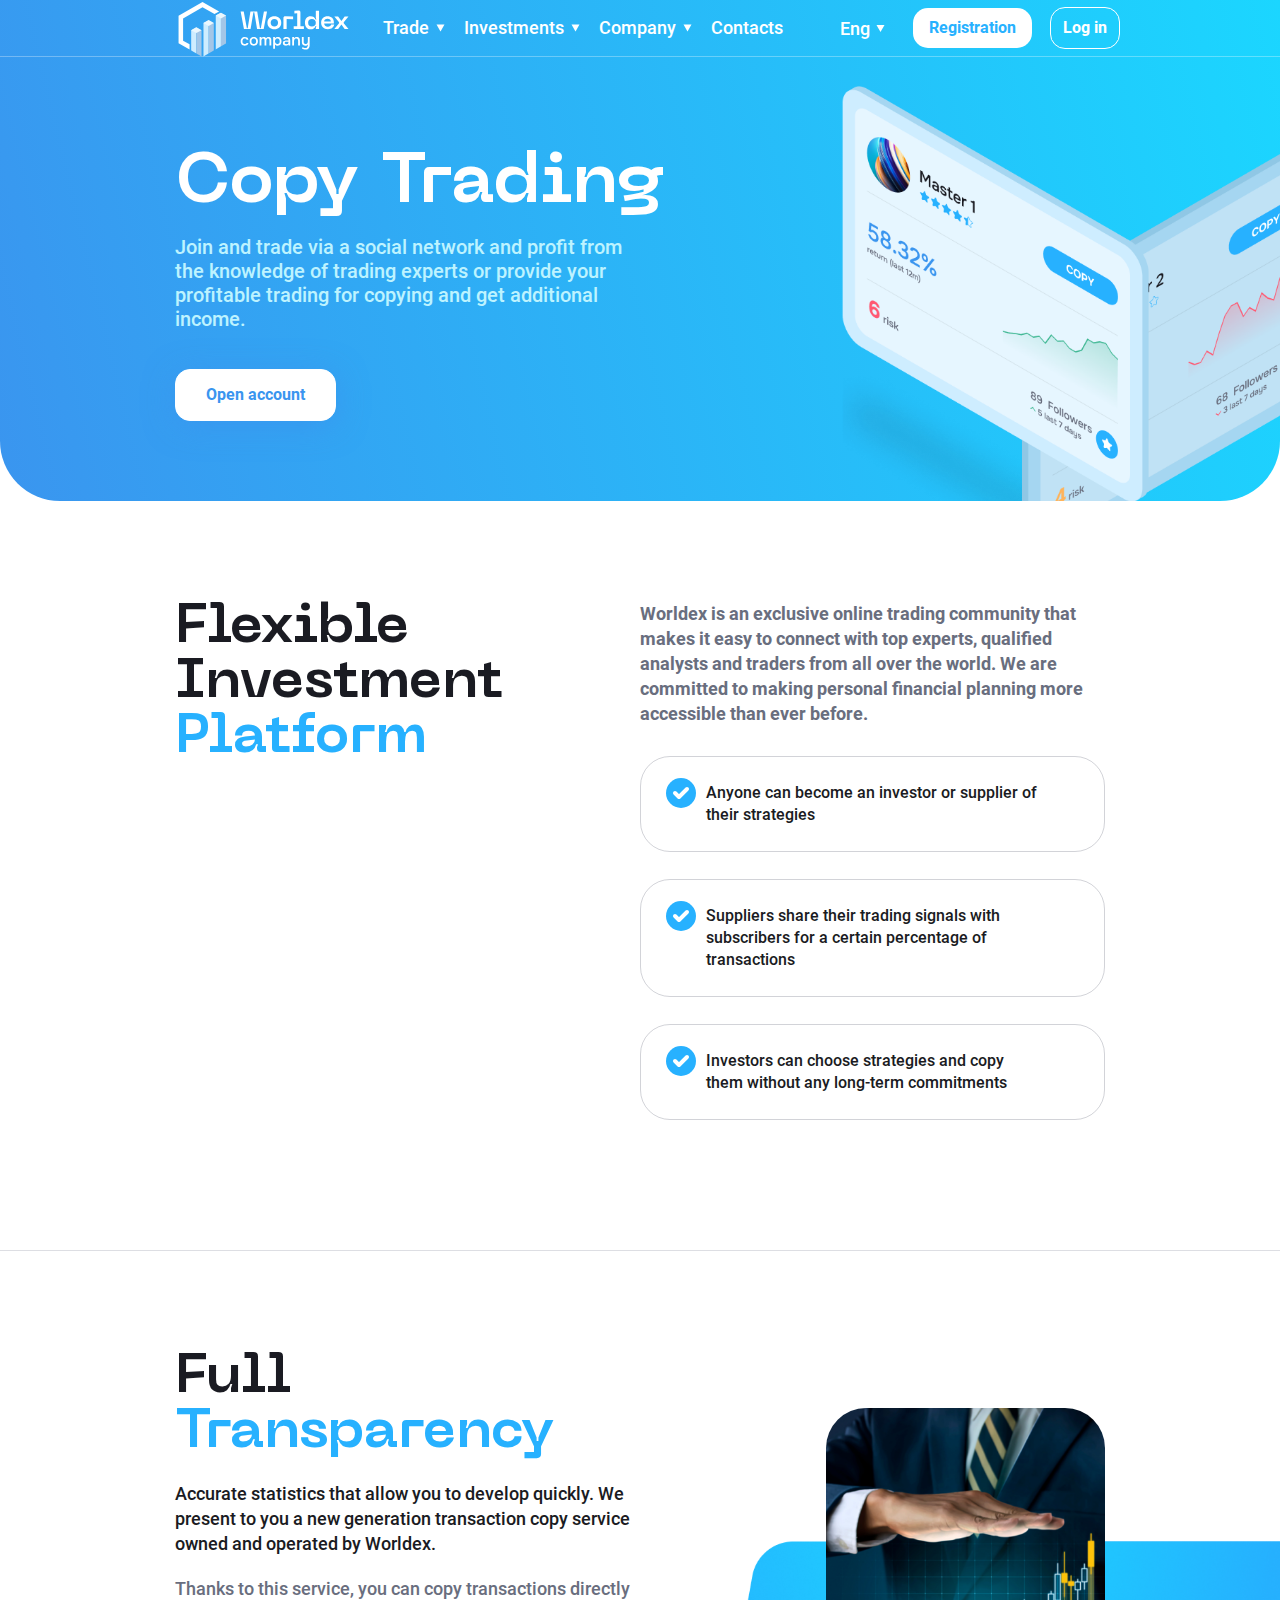
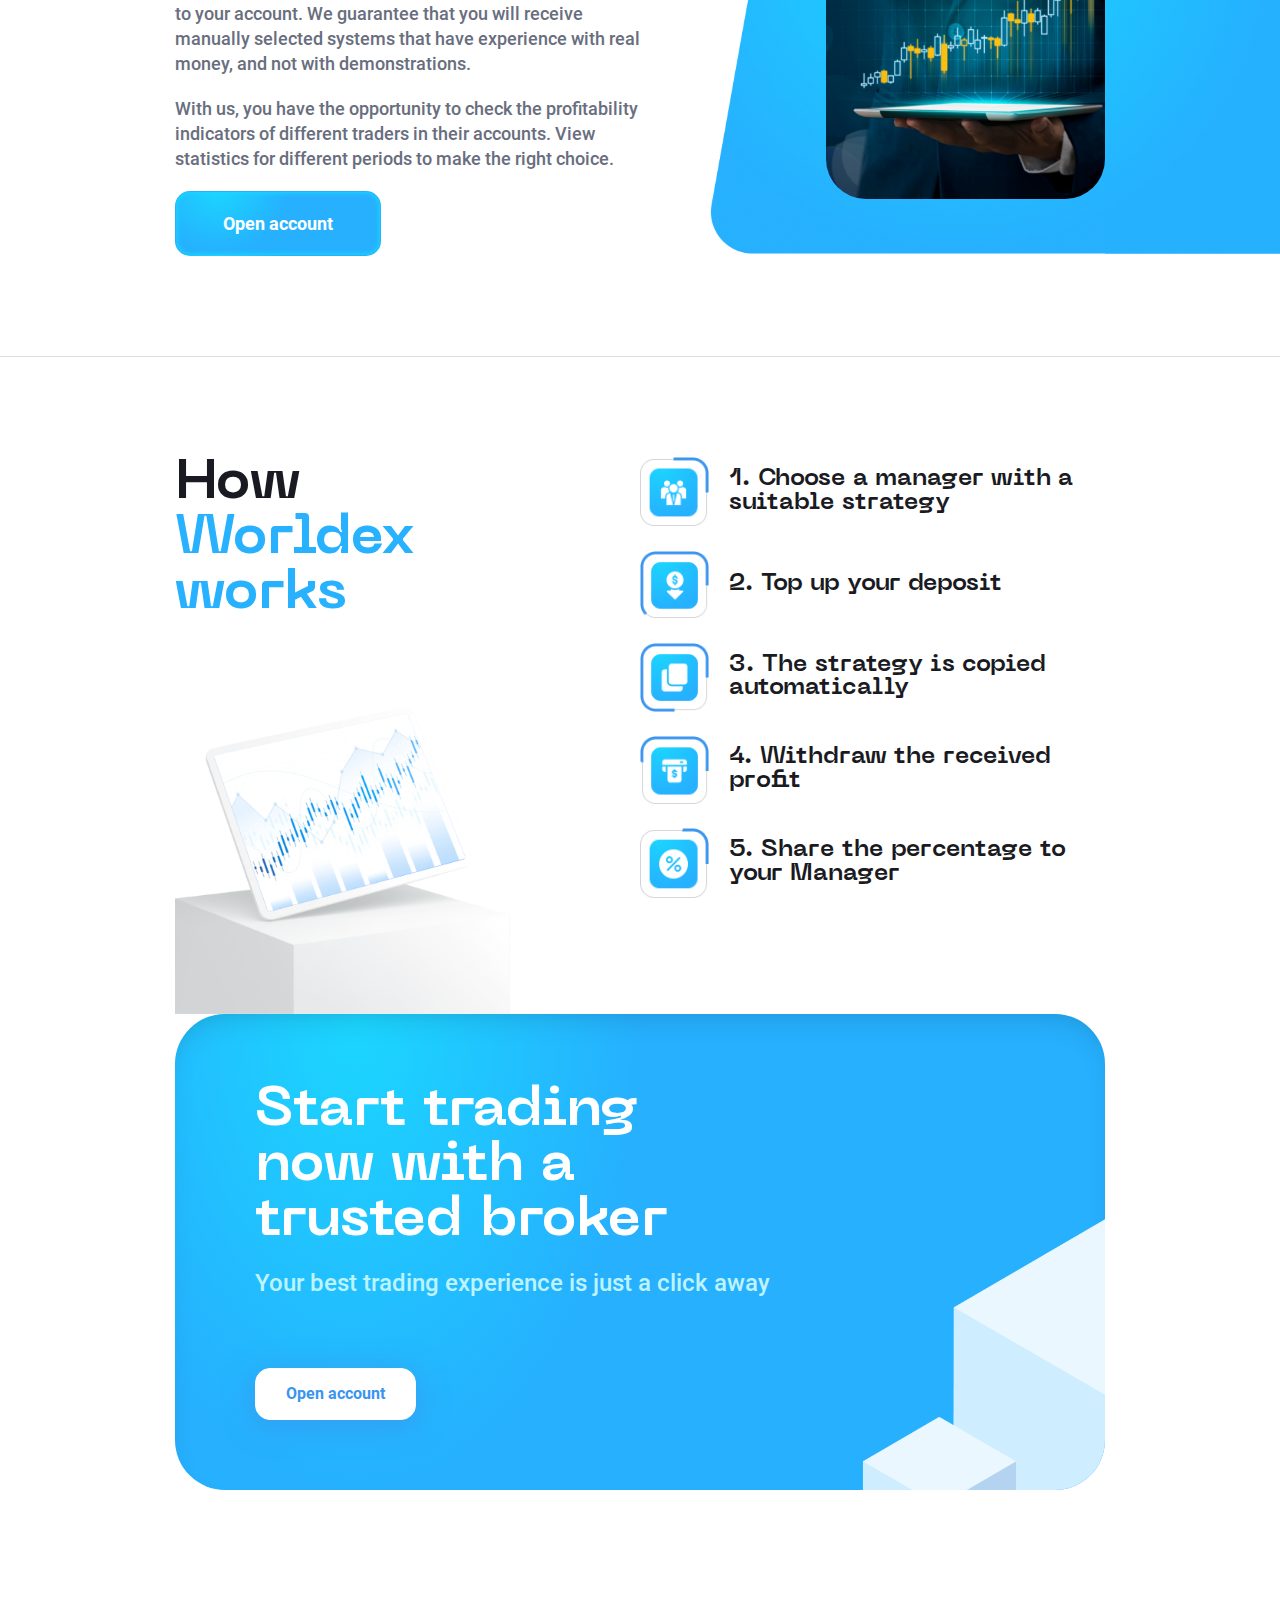
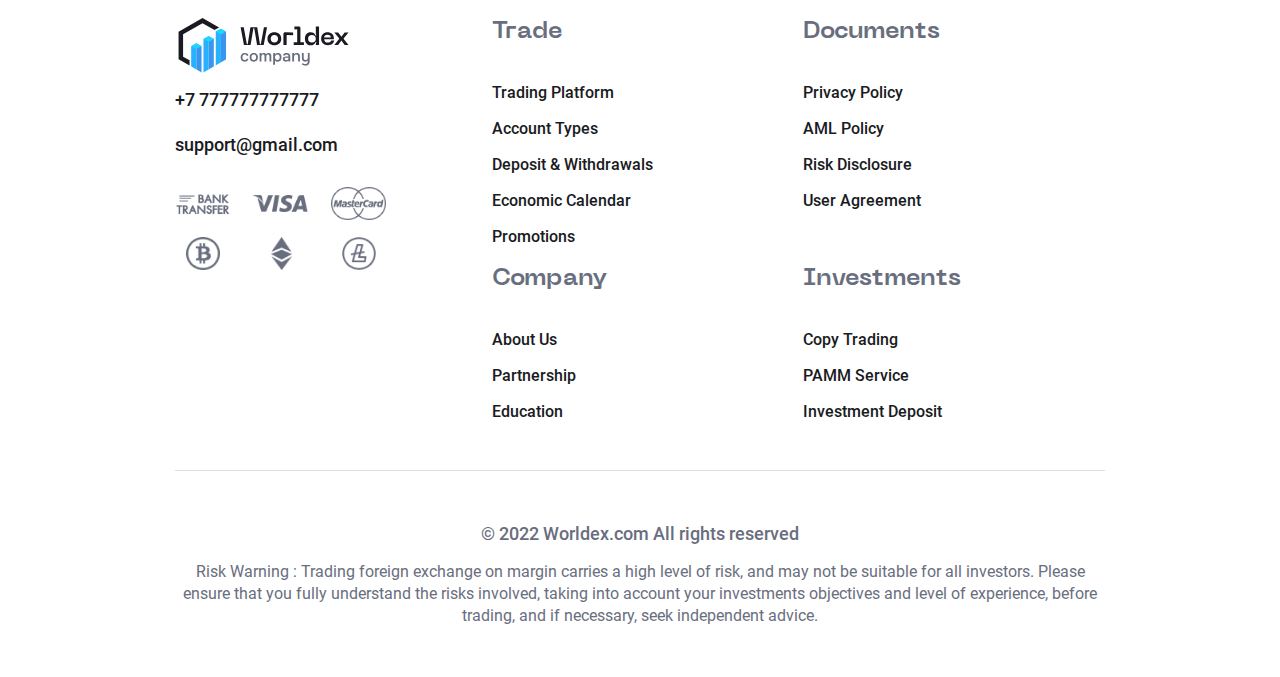
<file: copyTrading.html>
<!DOCTYPE html>

<html lang="ru">
	<!--Заголовок страницы, контейнер для других важных данных (не отображается)-->
	<head>
		<!--Заголовок страницы-->
		<title>Worldex</title>
		<link
			rel="icon"
			type="image/x-icon"
			sizes="192x192"
			href="img/icon.png"
		/>
		<!--===============================-->
		<!--Libs-->

			<!--JQ--><script src="libs/jquery.js"></script>

		<!--===============================-->
		<!--Css-->
			<link rel="stylesheet" href="css/style.css" />
		<!--===============================-->
		<meta charset="utf-8">
		<meta name="viewport" content="width=device-width">
		<meta name="format-detection" content="telephone=no">
	</head>
	<!-- Отображаемое тело страницы -->
	<body>
		<div class="wrapper">
			<div class="header-wrapper">
				<header class="header">
					<div class="container">
						<div class="header__body">
							<div class="header__logo header-logo_hover-wrapper">
								<a href="" class="header-logo_hover-link">
									<img src="img/Logo.svg" alt="" class="header-logo_hover-content">
									<img src="img/img-hover/Logo-header.svg" alt="" class="header-logo_hover-img">
								</a>
							</div>
							<nav data-da=".burger-wrapper__bodu, 767, last" class="header__nav">
								<ul data-spollers="767,max" data-one-spoller class="header__list menu__list">
									<li class="header__link _header-list-wrapper">
										<div class="header__link_title menu__link">
											<a href="" class="link-white-hover">Trade</a>
											<span class="header__link_icon _menu__icon"></span>
										</div>
										<button tabindex="-1" type="button" data-spoller class="header-button-mb"></button>
										<ul class="menu__sub-list _menu__wrapper">
											<li>
												<a href="#" class="menu__sub-link link-blek-hover">Trading Platform</a>
											</li>
											<li>
												<a href="#" class="menu__sub-link link-blek-hover">Account Types</a>
											</li>
											<li>
												<a href="#" class="menu__sub-link link-blek-hover">Deposit & Withdrawals</a>
											</li>
											<li>
												<a href="#" class="menu__sub-link link-blek-hover">Economic Calendar</a>
											</li>
											<li>
												<a href="#" class="menu__sub-link link-blek-hover">Promotions</a>
											</li>
										</ul>
									</li>
									<li class="header__link _header-list-wrapper">
										<div class="header__link_title menu__link">
											<a href="" class="link-white-hover">Investments</a>
											<span class="header__link_icon _menu__icon"></span>
										</div>
										<button tabindex="-1" type="button" data-spoller class="header-button-mb"></button>
										<ul class="menu__sub-list _menu__wrapper">
											<li>
												<a href="#" class="menu__sub-link link-blek-hover">Chapter N1</a>
											</li>
											<li>
												<a href="#" class="menu__sub-link link-blek-hover">Chapter N2</a>
											</li>
											<li>
												<a href="#" class="menu__sub-link link-blek-hover">Chapter N3</a>
											</li>
										</ul>
									</li>
									<li class="header__link _header-list-wrapper">
										<div class="header__link_title menu__link">
											<a href="" class="link-white-hover">Company</a>
											<span class="header__link_icon _menu__icon"></span>
										</div>
										<button tabindex="-1" type="button" data-spoller class="header-button-mb"></button>
										<ul class="menu__sub-list _menu__wrapper">
											<li>
												<a href="#" class="menu__sub-link link-blek-hover">Chapter N1</a>
											</li>
											<li>
												<a href="#" class="menu__sub-link link-blek-hover">Chapter N2</a>
											</li>
											<li>
												<a href="#" class="menu__sub-link link-blek-hover">Chapter N3</a>
											</li>
										</ul>
									</li>
									<li class="header__link">
										<a href="" class="menu__link link-white-hover">
											Contacts
										</a>
									</li>
								</ul>
							</nav>
							<div data-da=".burger-wrapper__footer, 767, last" class="header__buton-wrapper">
								<div data-da=".burger-wrapper__heder, 767, last" class="header-langvig _header-languages">
									<div class="header-langvig__title _header-languages__title link-white-hover">
										Eng
									</div>
									<div class="language-content-header__list _header-languages__wrapper">
										<a href="" class="menu__sub-link link-blek-hover">
											EN
										</a>
										<a href="" class="menu__sub-link link-blek-hover">
											RU
										</a>
									</div>
								</div>
								<a href="" class="header__registration button-hover">
									Registration
								</a>
								<a href="" class="header__log-in button-transparent-hover">
									Log in
								</a>
							</div>
							<div class="menu__icon ">
								<span></span>
							</div>
						</div>
					</div>
					<div class="header__burger-wrapper burger-wrapper menu__body">
						<img src="img/footer/Logo.svg" alt="" class="header__burger-img">
						<div class="burger-wrapper__heder">
							
						</div>
						<div class="burger-wrapper__bodu">
							
						</div>
						<div class="burger-wrapper__footer">
							
						</div>
					</div>
				</header>
				<div class="index-bloc index-bloc_copyTrading">
					<div class="container">
						<div class="index-bloc__body">
							<div class="index-bloc__title">
								Copy Trading
							</div>
							<div class="index-bloc__text">
								Join and trade via a social network and profit from the knowledge of trading experts or provide your profitable trading for copying and get additional income.
							</div>
							<a href="" class="index-bloc__button button-blu-fon-hover">
								Open account
							</a>
							<img src="img/index-bloc/9.png" alt="" class="index-bloc__img">
						</div>
					</div>
				</div>
			</div>

			<div class="text-blok text-blok_copyTrading text-blok_no-border">
				<div class="container">
					<div class="text-blok__body">
						<div class="text-blok__blok">
							<div class="content-blok__title blok-title blok-title_left">
								Flexible <br>
								Investment <br>
								<span>Platform</span>
							</div>
						</div>
						<div class="text-blok__blok">
							<div class="text-blok__text text-blok__text_s">
								Worldex is an exclusive online trading community that makes it easy to connect with top experts, qualified analysts and traders from all over the world. We are committed to making personal financial planning more accessible than ever before.
							</div>
							<ul class="list list_border-link">
								<li class="list__link">
									Anyone can become an investor or supplier of their strategies
								</li>
								<li class="list__link">
									Suppliers share their trading signals with subscribers for a certain percentage of transactions
								</li>
								<li class="list__link">
									Investors can choose strategies and copy them without any long-term commitments
								</li>
							</ul>
						</div>
					</div>
				</div>
			</div>

			<div class="content-blok content-blok_bacgraund-left content-blok_copyTrading">
				<div class="container">
					<div class="content-blok__body">
						<div class="content-blok__wrapper">
							<div class="content-blok__title blok-title blok-title_left">
								Full 
								<span>Transparency</span>
							</div>
							<div class="content-blok__text">
								<p class="content-blok__text_b">
									Accurate statistics that allow you to develop quickly. We present to you a new generation transaction copy service owned and operated by Worldex. 
								</p>
								<p>
									Thanks to this service, you can copy transactions directly to your account. We guarantee that you will receive manually selected systems that have experience with real money, and not with demonstrations.
								</p>
								<p>
									With us, you have the opportunity to check the profitability indicators of different traders in their accounts. View statistics for different periods to make the right choice.
								</p>
							</div>
							<a href="" class="content-blok__button button-blu-hover">
								Open account
							</a>
						</div>
						<div class="content-blok__img content-blok__img_right">
							<div class="content-blok__img-content_backgraund ibg">
								<img src="img/content-blok/11.png" alt="">
							</div>
							<img src="img/content-blok/2.png" alt="" class="content-blok__img-line">
							<span class="content-blok__line"></span>
						</div>
					</div>
				</div>
			</div>

			<div class="worldex-works">
				<div class="container">
					<div class="worldex-works__body">
						<div class="worldex-works__blok worldex-works__blok_title">
							<div class="content-blok__title blok-title blok-title_left">
								How <br>
								<span>Worldex works</span>
							</div>
							<img src="img/worldex-works/6.png" alt="" class="worldex-works__img">
						</div>
						<div class="worldex-works__blok worldex-works-list">
							<div class="worldex-works-list__link">
								<div class="worldex-works-list__img">
									<img src="img/worldex-works/1.png" alt="">
								</div>
								<div class="worldex-works-list__text">
									1. Choose a manager with a suitable strategy
								</div>
							</div>
							<div class="worldex-works-list__link">
								<div class="worldex-works-list__img">
									<img src="img/worldex-works/2.png" alt="">
								</div>
								<div class="worldex-works-list__text">
									2. Top up your deposit
								</div>
							</div>
							<div class="worldex-works-list__link">
								<div class="worldex-works-list__img">
									<img src="img/worldex-works/3.png" alt="">
								</div>
								<div class="worldex-works-list__text">
									3. The strategy is copied automatically
								</div>
							</div>
							<div class="worldex-works-list__link">
								<div class="worldex-works-list__img">
									<img src="img/worldex-works/4.png" alt="">
								</div>
								<div class="worldex-works-list__text">
									4. Withdraw the received profit
								</div>
							</div>
							<div class="worldex-works-list__link">
								<div class="worldex-works-list__img">
									<img src="img/worldex-works/5.png" alt="">
								</div>
								<div class="worldex-works-list__text">
									5. Share the percentage to your Manager
								</div>
							</div>
						</div>
					</div>
				</div>
			</div>

			<div class="blok-img blok-img_no-pading-top">
				<div class="container">
					<div class="blok-img__body">
						<img src="img/blok-img/1.png" alt="" class="blok-img__img">
						<div class="blok-img__title">
							Start trading now with a trusted broker
						</div>
						<div class="blok-img__text">
							Your best trading experience is just a click away
						</div>
						<a href="" class="blok-img__button button-blu-fon-hover">
							Open account
						</a>
					</div>
				</div>
			</div>

			<footer class="footer">
				<div class="container">
					<div class="footer-top">
						<div class="footer__wrapper">
							<div class="footer-contact">
								<div class="footer-contact__logo">
									<a href="" class="foter-logo_hover">
										<img src="img/footer/Logo.svg" alt="">
									</a>
								</div>
								<div class="footer-contact__link">
									<a href="" class="link-blek-hover">
										+7 777777777777 
									</a>
								</div>
								<div class="footer-contact__link">
									<a href="" class="link-blek-hover">
										support@gmail.com
									</a>
								</div>
								<div class="footer-contact__img-list">
									<div class="footer-contact__img-link">
										<a href="" class="footer-contact__img-link_wrapper">
											<img src="img/footer/6.png" alt="" class="footer-contact__img-content">
											<img src="img/img-hover/1.png" alt="" class="footer-contact__img-hover">
										</a>
									</div>
									<div class="footer-contact__img-link">
										<a href="" class="footer-contact__img-link_wrapper">
											<img src="img/footer/1.png" alt="" class="footer-contact__img-content">
											<img src="img/img-hover/2.png" alt="" class="footer-contact__img-hover">
										</a>
									</div>
									<div class="footer-contact__img-link">
										<a href="" class="footer-contact__img-link_wrapper">
											<img src="img/footer/2.png" alt="" class="footer-contact__img-content">
											<img src="img/img-hover/3.png" alt="" class="footer-contact__img-hover">
										</a>
									</div>
									<div class="footer-contact__img-link">
										<a href="" class="footer-contact__img-link_wrapper">
											<img src="img/footer/3.png" alt="" class="footer-contact__img-content">
											<img src="img/img-hover/4.png" alt="" class="footer-contact__img-hover">
										</a>
									</div>
									<div class="footer-contact__img-link">
										<a href="" class="footer-contact__img-link_wrapper">
											<img src="img/footer/4.png" alt="" class="footer-contact__img-content">
											<img src="img/img-hover/5.png" alt="" class="footer-contact__img-hover">
										</a>
									</div>
									<div class="footer-contact__img-link">
										<a href="" class="footer-contact__img-link_wrapper">
											<img src="img/footer/5.png" alt="" class="footer-contact__img-content">
											<img src="img/img-hover/6.png" alt="" class="footer-contact__img-hover">
										</a>
									</div>
								</div>
							</div>
							<div class="footer__list">
								<div class="footer__blok">
									<div class="footer__title">
										Trade
									</div>
									<div class="">
										<div class="footer__link">
											<a href=""  class="link-blek-hover">Trading Platform</a>
										</div>
										<div class="footer__link">
											<a href=""  class="link-blek-hover">Account Types</a>
										</div>
										<div class="footer__link">
											<a href=""  class="link-blek-hover">Deposit & Withdrawals</a>
										</div>
										<div class="footer__link">
											<a href=""  class="link-blek-hover">Economic Calendar</a>
										</div>
										<div class="footer__link">
											<a href=""  class="link-blek-hover">Promotions</a>
										</div>
									</div>
								</div>
								<div class="footer__blok">
									<div class="footer__title">
										Documents
									</div>
									<div class="">
										<div class="footer__link">
											<a href=""  class="link-blek-hover">Privacy Policy</a>
										</div>
										<div class="footer__link">
											<a href=""  class="link-blek-hover">AML Policy</a>
										</div>
										<div class="footer__link">
											<a href=""  class="link-blek-hover">Risk Disclosure</a>
										</div>
										<div class="footer__link">
											<a href=""  class="link-blek-hover">User Agreement</a>
										</div>
									</div>
								</div>
								<div class="footer__blok">
									<div class="footer__title">
										Company
									</div>
									<div class="">
										<div class="footer__link">
											<a href=""  class="link-blek-hover">About Us</a>
										</div>
										<div class="footer__link">
											<a href=""  class="link-blek-hover">Partnership</a>
										</div>
										<div class="footer__link">
											<a href=""  class="link-blek-hover">Education</a>
										</div>
									</div>
								</div>
								<div class="footer__blok">
									<div class="footer__title">
										Investments
									</div>
									<div class="">
										<div class="footer__link">
											<a href=""  class="link-blek-hover">Copy Trading</a>
										</div>
										<div class="footer__link">
											<a href=""  class="link-blek-hover">PAMM Service</a>
										</div>
										<div class="footer__link">
											<a href="" class="link-blek-hover">Investment Deposit</a>
										</div>
									</div>
								</div>
							</div>
						</div>
					</div>
					<div class="footer-bottom">
						<div class="footer-bottom__title">
							© 2022 Worldex.com All rights reserved
						</div>
						<div class="footer-bottom__text">
							Risk Warning : Trading foreign exchange on margin carries a high level of risk, and may not be suitable for all investors. Please ensure that you fully understand the risks involved, taking into account your investments objectives and level of experience, before trading, and if necessary, seek independent advice.
						</div>
					</div>
				</div>
			</footer>
		</div>
		<script src="js/custom.js"></script>
	</body>
</html>
</file>
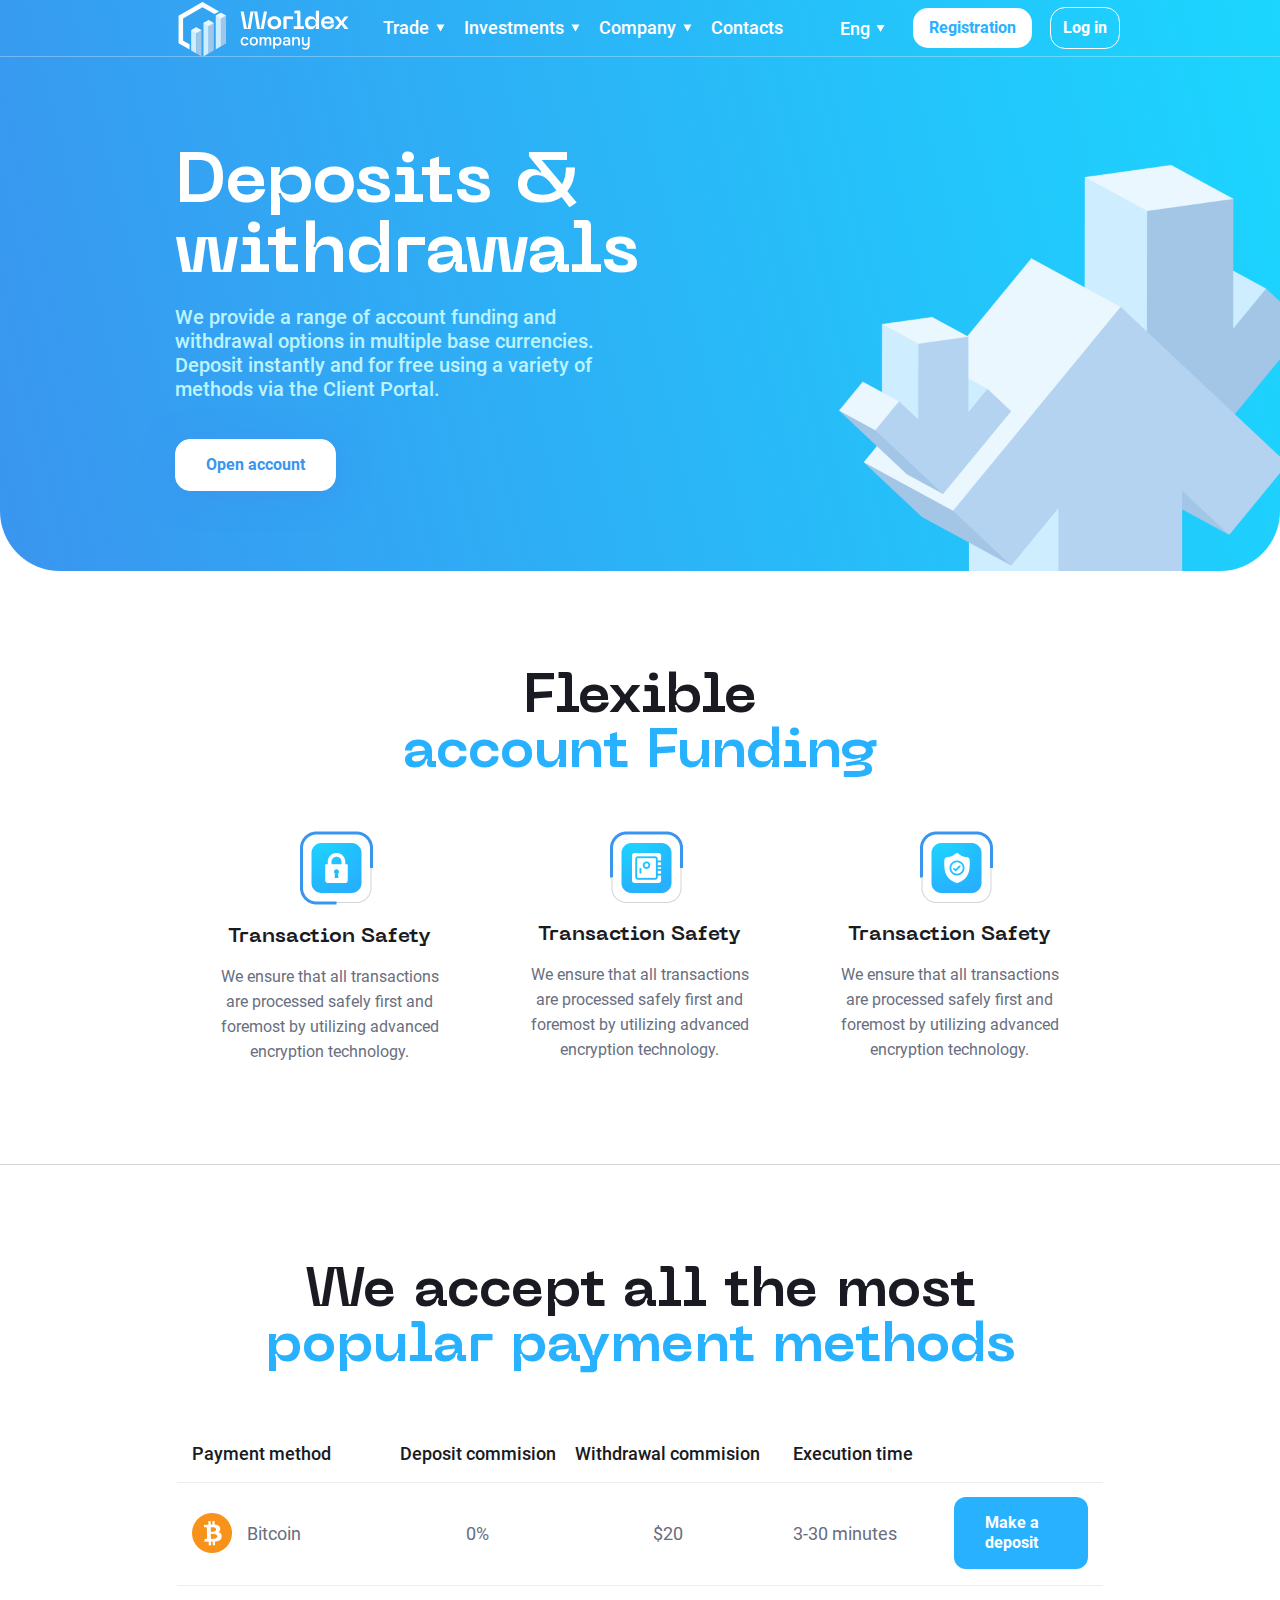
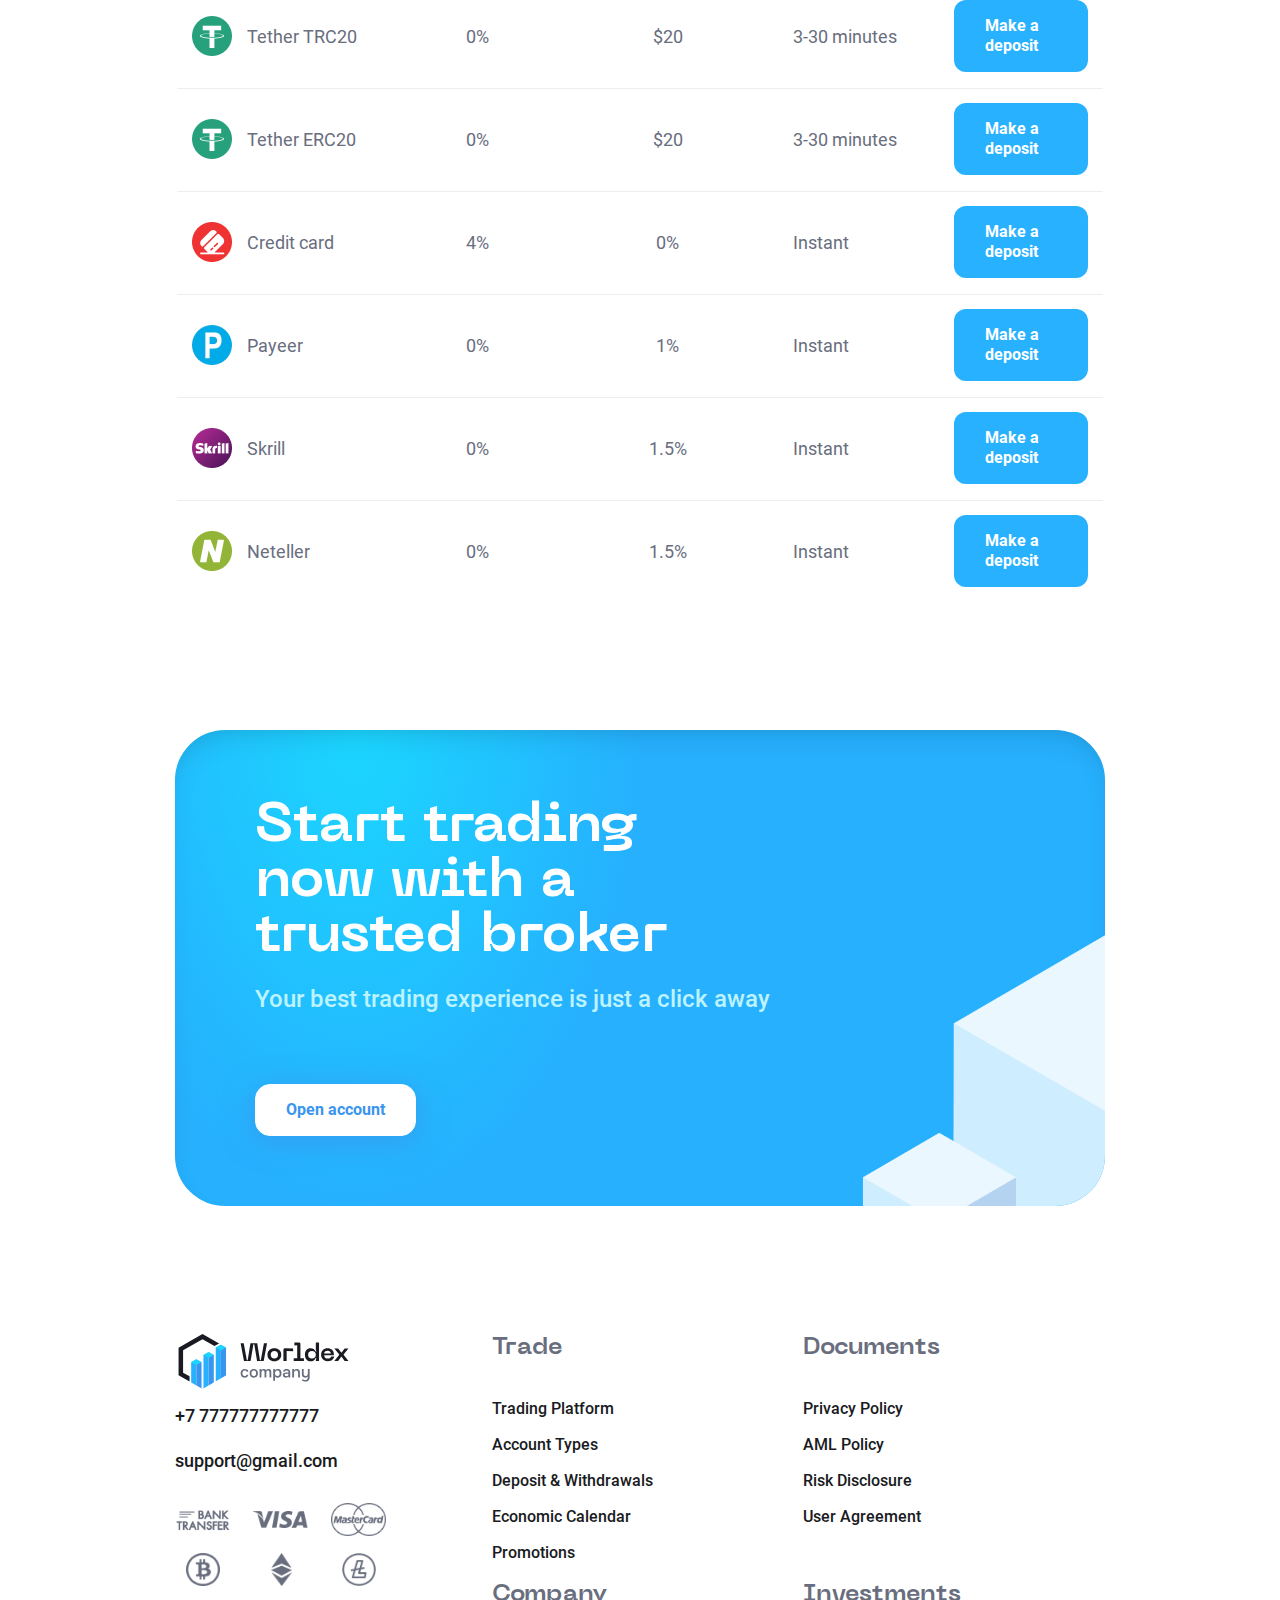
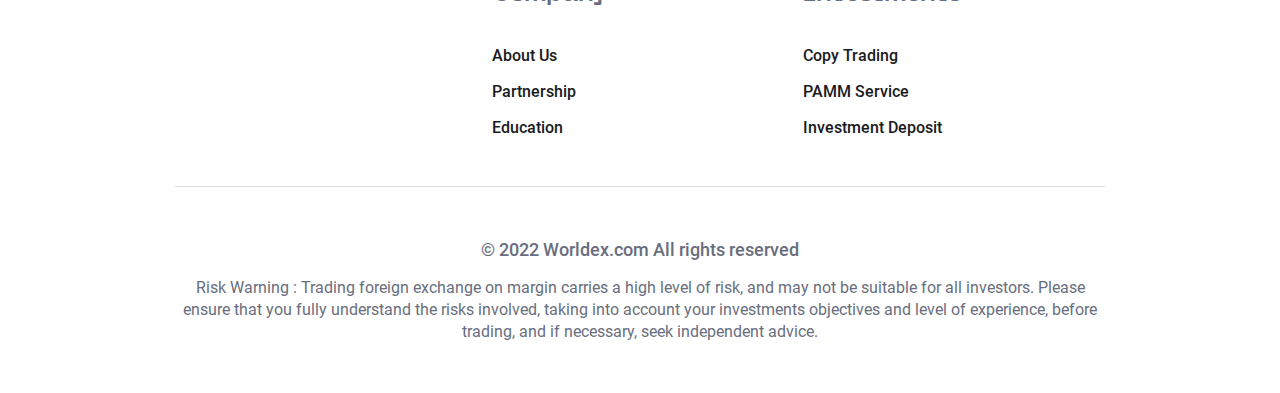
<file: entrance.html>
<!DOCTYPE html>

<html lang="ru">
	<!--Заголовок страницы, контейнер для других важных данных (не отображается)-->
	<head>
		<!--Заголовок страницы-->
		<title>Worldex</title>
		<link
			rel="icon"
			type="image/x-icon"
			sizes="192x192"
			href="img/icon.png"
		/>
		<!--===============================-->
		<!--Libs-->

			<!--JQ--><script src="libs/jquery.js"></script>

		<!--===============================-->
		<!--Css-->
			<link rel="stylesheet" href="css/style.css" />
		<!--===============================-->
		<meta charset="utf-8">
		<meta name="viewport" content="width=device-width">
		<meta name="format-detection" content="telephone=no">
	</head>
	<!-- Отображаемое тело страницы -->
	<body>
		<div class="wrapper">
			<div class="header-wrapper">
				<header class="header">
					<div class="container">
						<div class="header__body">
							<div class="header__logo header-logo_hover-wrapper">
								<a href="" class="header-logo_hover-link">
									<img src="img/Logo.svg" alt="" class="header-logo_hover-content">
									<img src="img/img-hover/Logo-header.svg" alt="" class="header-logo_hover-img">
								</a>
							</div>
							<nav data-da=".burger-wrapper__bodu, 767, last" class="header__nav">
								<ul data-spollers="767,max" data-one-spoller class="header__list menu__list">
									<li class="header__link _header-list-wrapper">
										<div class="header__link_title menu__link">
											<a href="" class="link-white-hover">Trade</a>
											<span class="header__link_icon _menu__icon"></span>
										</div>
										<button tabindex="-1" type="button" data-spoller class="header-button-mb"></button>
										<ul class="menu__sub-list _menu__wrapper">
											<li>
												<a href="#" class="menu__sub-link link-blek-hover">Trading Platform</a>
											</li>
											<li>
												<a href="#" class="menu__sub-link link-blek-hover">Account Types</a>
											</li>
											<li>
												<a href="#" class="menu__sub-link link-blek-hover">Deposit & Withdrawals</a>
											</li>
											<li>
												<a href="#" class="menu__sub-link link-blek-hover">Economic Calendar</a>
											</li>
											<li>
												<a href="#" class="menu__sub-link link-blek-hover">Promotions</a>
											</li>
										</ul>
									</li>
									<li class="header__link _header-list-wrapper">
										<div class="header__link_title menu__link">
											<a href="" class="link-white-hover">Investments</a>
											<span class="header__link_icon _menu__icon"></span>
										</div>
										<button tabindex="-1" type="button" data-spoller class="header-button-mb"></button>
										<ul class="menu__sub-list _menu__wrapper">
											<li>
												<a href="#" class="menu__sub-link link-blek-hover">Chapter N1</a>
											</li>
											<li>
												<a href="#" class="menu__sub-link link-blek-hover">Chapter N2</a>
											</li>
											<li>
												<a href="#" class="menu__sub-link link-blek-hover">Chapter N3</a>
											</li>
										</ul>
									</li>
									<li class="header__link _header-list-wrapper">
										<div class="header__link_title menu__link">
											<a href="" class="link-white-hover">Company</a>
											<span class="header__link_icon _menu__icon"></span>
										</div>
										<button tabindex="-1" type="button" data-spoller class="header-button-mb"></button>
										<ul class="menu__sub-list _menu__wrapper">
											<li>
												<a href="#" class="menu__sub-link link-blek-hover">Chapter N1</a>
											</li>
											<li>
												<a href="#" class="menu__sub-link link-blek-hover">Chapter N2</a>
											</li>
											<li>
												<a href="#" class="menu__sub-link link-blek-hover">Chapter N3</a>
											</li>
										</ul>
									</li>
									<li class="header__link">
										<a href="" class="menu__link link-white-hover">
											Contacts
										</a>
									</li>
								</ul>
							</nav>
							<div data-da=".burger-wrapper__footer, 767, last" class="header__buton-wrapper">
								<div data-da=".burger-wrapper__heder, 767, last" class="header-langvig _header-languages">
									<div class="header-langvig__title _header-languages__title link-white-hover">
										Eng
									</div>
									<div class="language-content-header__list _header-languages__wrapper">
										<a href="" class="menu__sub-link link-blek-hover">
											EN
										</a>
										<a href="" class="menu__sub-link link-blek-hover">
											RU
										</a>
									</div>
								</div>
								<a href="" class="header__registration button-hover">
									Registration
								</a>
								<a href="" class="header__log-in button-transparent-hover">
									Log in
								</a>
							</div>
							<div class="menu__icon ">
								<span></span>
							</div>
						</div>
					</div>
					<div class="header__burger-wrapper burger-wrapper menu__body">
						<img src="img/footer/Logo.svg" alt="" class="header__burger-img">
						<div class="burger-wrapper__heder">
							
						</div>
						<div class="burger-wrapper__bodu">
							
						</div>
						<div class="burger-wrapper__footer">
							
						</div>
					</div>
				</header>
				<div class="index-bloc">
					<div class="container">
						<div class="index-bloc__body">
							<div class="index-bloc__title">
								Deposits & withdrawals
							</div>
							<div class="index-bloc__text">
								We provide a range of account funding and withdrawal options in multiple base currencies. Deposit instantly and for free using a variety of methods via the Client Portal.
							</div>
							<a href="" class="index-bloc__button button-blu-fon-hover">
								Open account
							</a>
							<img src="img/index-bloc/1.png" alt="" class="index-bloc__img">
						</div>
					</div>
				</div>
			</div>

			<div class="blok-img-list">
				<div class="container">
					<div class="blok-title">
						Flexible <br>
						<span>
							account Funding
						</span>
					</div>
					<div class="blok-img-list__body">
						<div class="blok-img-list__blok">
							<div class="blok-img-list__img">
								<img src="img/blok-img-list/1.png" alt="">
							</div>
							<div class="blok-img-list__title">
								Transaction Safety
							</div>
							<div class="blok-img-list__text">
								We ensure that all transactions are processed safely first and foremost by utilizing advanced encryption technology.
							</div>
						</div>
						<div class="blok-img-list__blok">
							<div class="blok-img-list__img">
								<img src="img/blok-img-list/2.png" alt="">
							</div>
							<div class="blok-img-list__title">
								Transaction Safety
							</div>
							<div class="blok-img-list__text">
								We ensure that all transactions are processed safely first and foremost by utilizing advanced encryption technology.
							</div>
						</div>
						<div class="blok-img-list__blok">
							<div class="blok-img-list__img">
								<img src="img/blok-img-list/3.png" alt="">
							</div>
							<div class="blok-img-list__title">
								Transaction Safety
							</div>
							<div class="blok-img-list__text">
								We ensure that all transactions are processed safely first and foremost by utilizing advanced encryption technology.
							</div>
						</div>
					</div>
				</div>
			</div>

			<div class="table">
				<div class="container">
					<div class="blok-title">
						We accept all the most <br>
						<span>
							popular payment methods
						</span>
					</div>
					<div class="table-body">
						<table>
							<tbody>
								<tr>
									<td class="profil-affiliate-program-table__title table-body__title">Payment method</td>
									<td class="profil-affiliate-program-table__title table-body__title">Deposit commision</td>
									<td class="profil-affiliate-program-table__title table-body__title">Withdrawal commision</td>
									<td class="profil-affiliate-program-table__title table-body__title table-body__title_left td_pading">Execution time</td>
									<td class="profil-affiliate-program-table__title td_min"></td>
								</tr>
								<tr>
									<td class="profil-affiliate-program-table__text table-body__text table-body__text_img">
										<img src="img/tablet/1.png" alt=""> Bitcoin
									</td>
									<td class="profil-affiliate-program-table__text table-body__text">0%</td>
									<td class="profil-affiliate-program-table__text table-body__text">$20</td>
									<td class="profil-affiliate-program-table__text table-body__text table-body__text_left td_pading">3-30 minutes</td>
									<td class="profil-affiliate-program-table__text table-body__text table-body__button-wrapper">
										<a href="" class="table-body__button button-blu-hover">
											Make a deposit
										</a>
									</td>
								</tr>
								<tr>
									<td class="profil-affiliate-program-table__text table-body__text table-body__text_img">
										<img src="img/tablet/2.png" alt=""> Tether TRC20
									</td>
									<td class="profil-affiliate-program-table__text table-body__text">0%</td>
									<td class="profil-affiliate-program-table__text table-body__text">$20</td>
									<td class="profil-affiliate-program-table__text table-body__text table-body__text_left td_pading">3-30 minutes</td>
									<td class="profil-affiliate-program-table__text table-body__text table-body__button-wrapper">
										<a href="" class="table-body__button button-blu-hover">
											Make a deposit
										</a>
									</td>
								</tr>
								<tr>
									<td class="profil-affiliate-program-table__text table-body__text table-body__text_img">
										<img src="img/tablet/2.png" alt=""> Tether ERC20
									</td>
									<td class="profil-affiliate-program-table__text table-body__text">0%</td>
									<td class="profil-affiliate-program-table__text table-body__text">$20</td>
									<td class="profil-affiliate-program-table__text table-body__text table-body__text_left td_pading">3-30 minutes</td>
									<td class="profil-affiliate-program-table__text table-body__text table-body__button-wrapper">
										<a href="" class="table-body__button button-blu-hover">
											Make a deposit
										</a>
									</td>
								</tr>
								<tr>
									<td class="profil-affiliate-program-table__text table-body__text table-body__text_img">
										<img src="img/tablet/3.png" alt=""> Credit card
									</td>
									<td class="profil-affiliate-program-table__text table-body__text">4%</td>
									<td class="profil-affiliate-program-table__text table-body__text">0%</td>
									<td class="profil-affiliate-program-table__text table-body__text table-body__text_left td_pading">Instant</td>
									<td class="profil-affiliate-program-table__text table-body__text table-body__button-wrapper">
										<a href="" class="table-body__button button-blu-hover">
											Make a deposit
										</a>
									</td>
								</tr>
								<tr>
									<td class="profil-affiliate-program-table__text table-body__text table-body__text_img">
										<img src="img/tablet/4.png" alt=""> Payeer
									</td>
									<td class="profil-affiliate-program-table__text table-body__text">0%</td>
									<td class="profil-affiliate-program-table__text table-body__text">1%</td>
									<td class="profil-affiliate-program-table__text table-body__text table-body__text_left td_pading">Instant</td>
									<td class="profil-affiliate-program-table__text table-body__text table-body__button-wrapper">
										<a href="" class="table-body__button button-blu-hover">
											Make a deposit
										</a>
									</td>
								</tr>
								<tr>
									<td class="profil-affiliate-program-table__text table-body__text table-body__text_img">
										<img src="img/tablet/5.png" alt=""> Skrill 
									</td>
									<td class="profil-affiliate-program-table__text table-body__text">0%</td>
									<td class="profil-affiliate-program-table__text table-body__text">1.5%</td>
									<td class="profil-affiliate-program-table__text table-body__text table-body__text_left td_pading">Instant</td>
									<td class="profil-affiliate-program-table__text table-body__text table-body__button-wrapper">
										<a href="" class="table-body__button button-blu-hover">
											Make a deposit
										</a>
									</td>
								</tr>
								<tr>
									<td class="profil-affiliate-program-table__text table-body__text table-body__text_img">
										<img src="img/tablet/6.png" alt=""> Neteller
									</td>
									<td class="profil-affiliate-program-table__text table-body__text">0%</td>
									<td class="profil-affiliate-program-table__text table-body__text">1.5%</td>
									<td class="profil-affiliate-program-table__text table-body__text table-body__text_left td_pading">Instant</td>
									<td class="profil-affiliate-program-table__text table-body__text table-body__button-wrapper">
										<a href="" class="table-body__button button-blu-hover">
											Make a deposit
										</a>
									</td>
								</tr>
							</tbody>
						</table>
					</div>
				</div>
			</div>

			<div class="blok-img">
				<div class="container">
					<div class="blok-img__body">
						<img src="img/blok-img/1.png" alt="" class="blok-img__img">
						<div class="blok-img__title">
							Start trading now with a trusted broker
						</div>
						<div class="blok-img__text">
							Your best trading experience is just a click away
						</div>
						<a href="" class="blok-img__button button-blu-fon-hover">
							Open account
						</a>
					</div>
				</div>
			</div>

			<footer class="footer">
				<div class="container">
					<div class="footer-top">
						<div class="footer__wrapper">
							<div class="footer-contact">
								<div class="footer-contact__logo">
									<a href="" class="foter-logo_hover">
										<img src="img/footer/Logo.svg" alt="">
									</a>
								</div>
								<div class="footer-contact__link">
									<a href="" class="link-blek-hover">
										+7 777777777777 
									</a>
								</div>
								<div class="footer-contact__link">
									<a href="" class="link-blek-hover">
										support@gmail.com
									</a>
								</div>
								<div class="footer-contact__img-list">
									<div class="footer-contact__img-link">
										<a href="" class="footer-contact__img-link_wrapper">
											<img src="img/footer/6.png" alt="" class="footer-contact__img-content">
											<img src="img/img-hover/1.png" alt="" class="footer-contact__img-hover">
										</a>
									</div>
									<div class="footer-contact__img-link">
										<a href="" class="footer-contact__img-link_wrapper">
											<img src="img/footer/1.png" alt="" class="footer-contact__img-content">
											<img src="img/img-hover/2.png" alt="" class="footer-contact__img-hover">
										</a>
									</div>
									<div class="footer-contact__img-link">
										<a href="" class="footer-contact__img-link_wrapper">
											<img src="img/footer/2.png" alt="" class="footer-contact__img-content">
											<img src="img/img-hover/3.png" alt="" class="footer-contact__img-hover">
										</a>
									</div>
									<div class="footer-contact__img-link">
										<a href="" class="footer-contact__img-link_wrapper">
											<img src="img/footer/3.png" alt="" class="footer-contact__img-content">
											<img src="img/img-hover/4.png" alt="" class="footer-contact__img-hover">
										</a>
									</div>
									<div class="footer-contact__img-link">
										<a href="" class="footer-contact__img-link_wrapper">
											<img src="img/footer/4.png" alt="" class="footer-contact__img-content">
											<img src="img/img-hover/5.png" alt="" class="footer-contact__img-hover">
										</a>
									</div>
									<div class="footer-contact__img-link">
										<a href="" class="footer-contact__img-link_wrapper">
											<img src="img/footer/5.png" alt="" class="footer-contact__img-content">
											<img src="img/img-hover/6.png" alt="" class="footer-contact__img-hover">
										</a>
									</div>
								</div>
							</div>
							<div class="footer__list">
								<div class="footer__blok">
									<div class="footer__title">
										Trade
									</div>
									<div class="">
										<div class="footer__link">
											<a href=""  class="link-blek-hover">Trading Platform</a>
										</div>
										<div class="footer__link">
											<a href=""  class="link-blek-hover">Account Types</a>
										</div>
										<div class="footer__link">
											<a href=""  class="link-blek-hover">Deposit & Withdrawals</a>
										</div>
										<div class="footer__link">
											<a href=""  class="link-blek-hover">Economic Calendar</a>
										</div>
										<div class="footer__link">
											<a href=""  class="link-blek-hover">Promotions</a>
										</div>
									</div>
								</div>
								<div class="footer__blok">
									<div class="footer__title">
										Documents
									</div>
									<div class="">
										<div class="footer__link">
											<a href=""  class="link-blek-hover">Privacy Policy</a>
										</div>
										<div class="footer__link">
											<a href=""  class="link-blek-hover">AML Policy</a>
										</div>
										<div class="footer__link">
											<a href=""  class="link-blek-hover">Risk Disclosure</a>
										</div>
										<div class="footer__link">
											<a href=""  class="link-blek-hover">User Agreement</a>
										</div>
									</div>
								</div>
								<div class="footer__blok">
									<div class="footer__title">
										Company
									</div>
									<div class="">
										<div class="footer__link">
											<a href=""  class="link-blek-hover">About Us</a>
										</div>
										<div class="footer__link">
											<a href=""  class="link-blek-hover">Partnership</a>
										</div>
										<div class="footer__link">
											<a href=""  class="link-blek-hover">Education</a>
										</div>
									</div>
								</div>
								<div class="footer__blok">
									<div class="footer__title">
										Investments
									</div>
									<div class="">
										<div class="footer__link">
											<a href=""  class="link-blek-hover">Copy Trading</a>
										</div>
										<div class="footer__link">
											<a href=""  class="link-blek-hover">PAMM Service</a>
										</div>
										<div class="footer__link">
											<a href="" class="link-blek-hover">Investment Deposit</a>
										</div>
									</div>
								</div>
							</div>
						</div>
					</div>
					<div class="footer-bottom">
						<div class="footer-bottom__title">
							© 2022 Worldex.com All rights reserved
						</div>
						<div class="footer-bottom__text">
							Risk Warning : Trading foreign exchange on margin carries a high level of risk, and may not be suitable for all investors. Please ensure that you fully understand the risks involved, taking into account your investments objectives and level of experience, before trading, and if necessary, seek independent advice.
						</div>
					</div>
				</div>
			</footer>
		</div>
		<script src="js/custom.js"></script>
	</body>
</html>
</file>
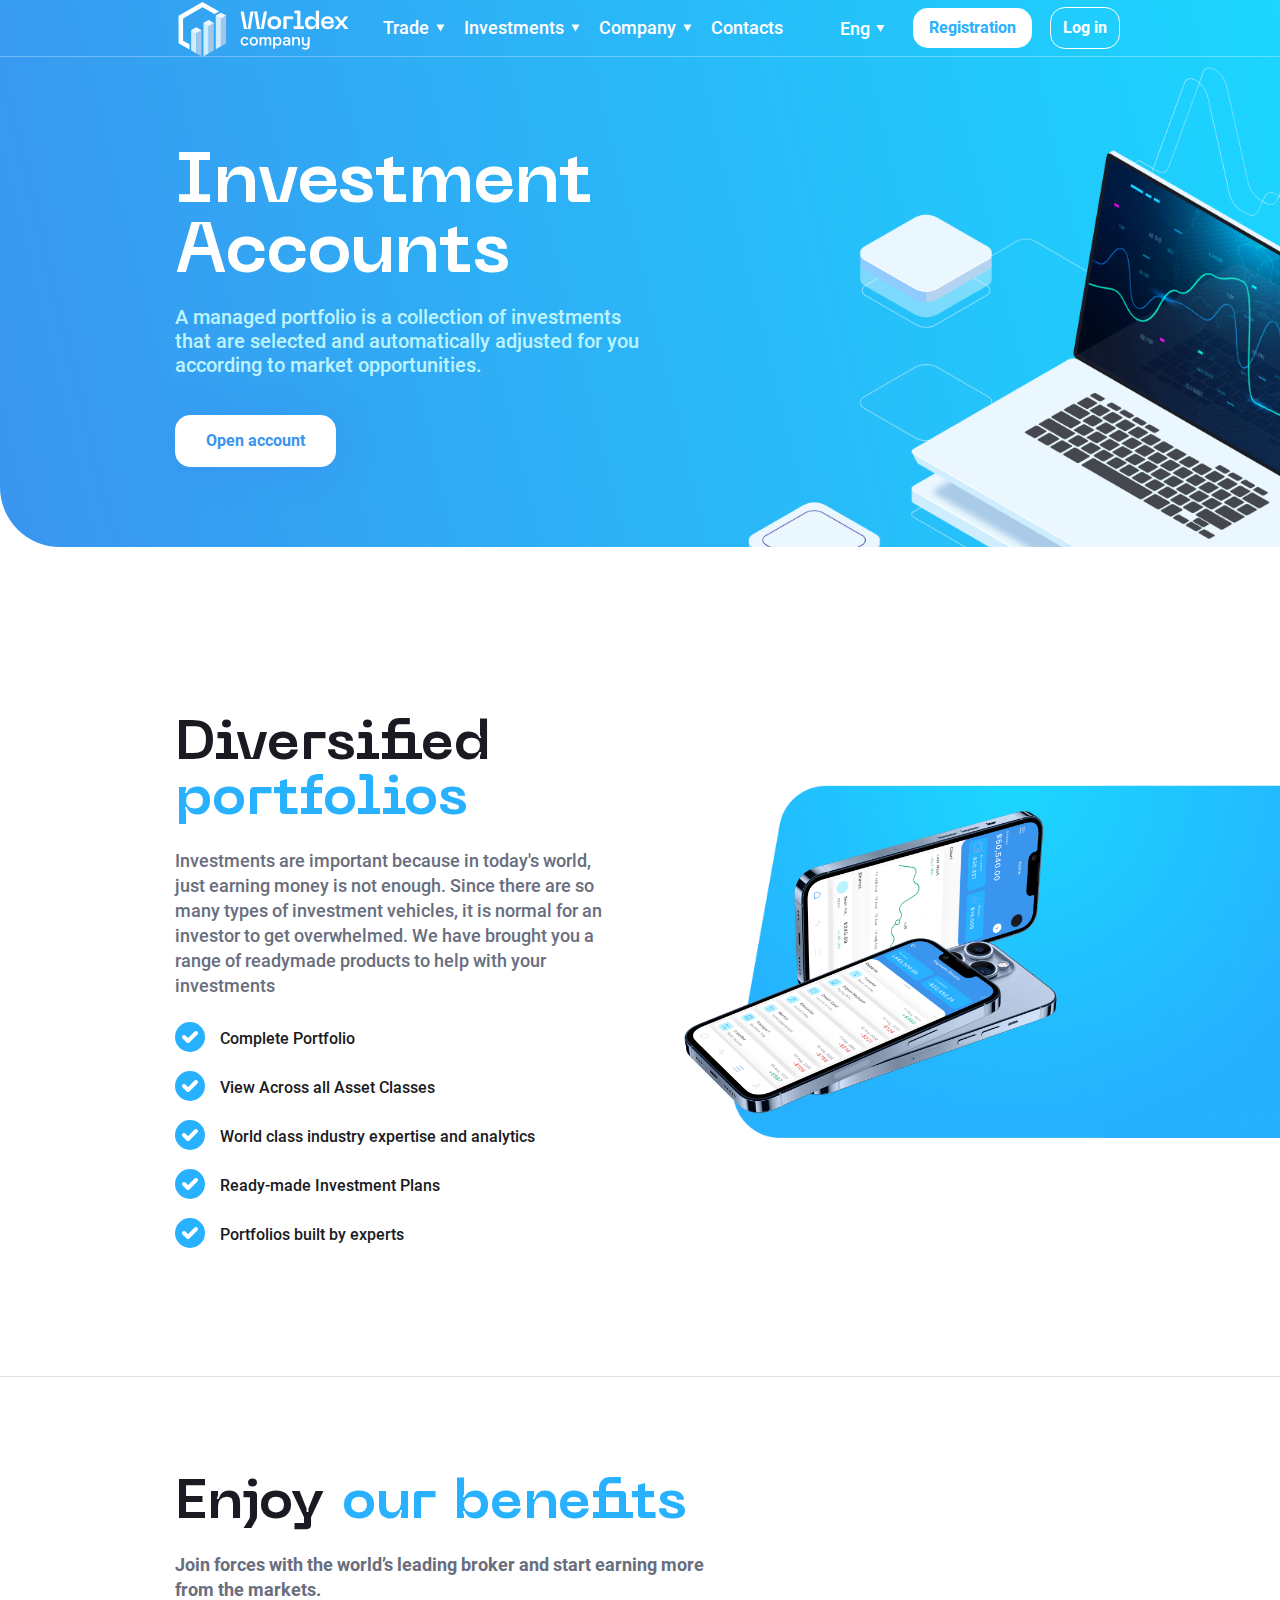
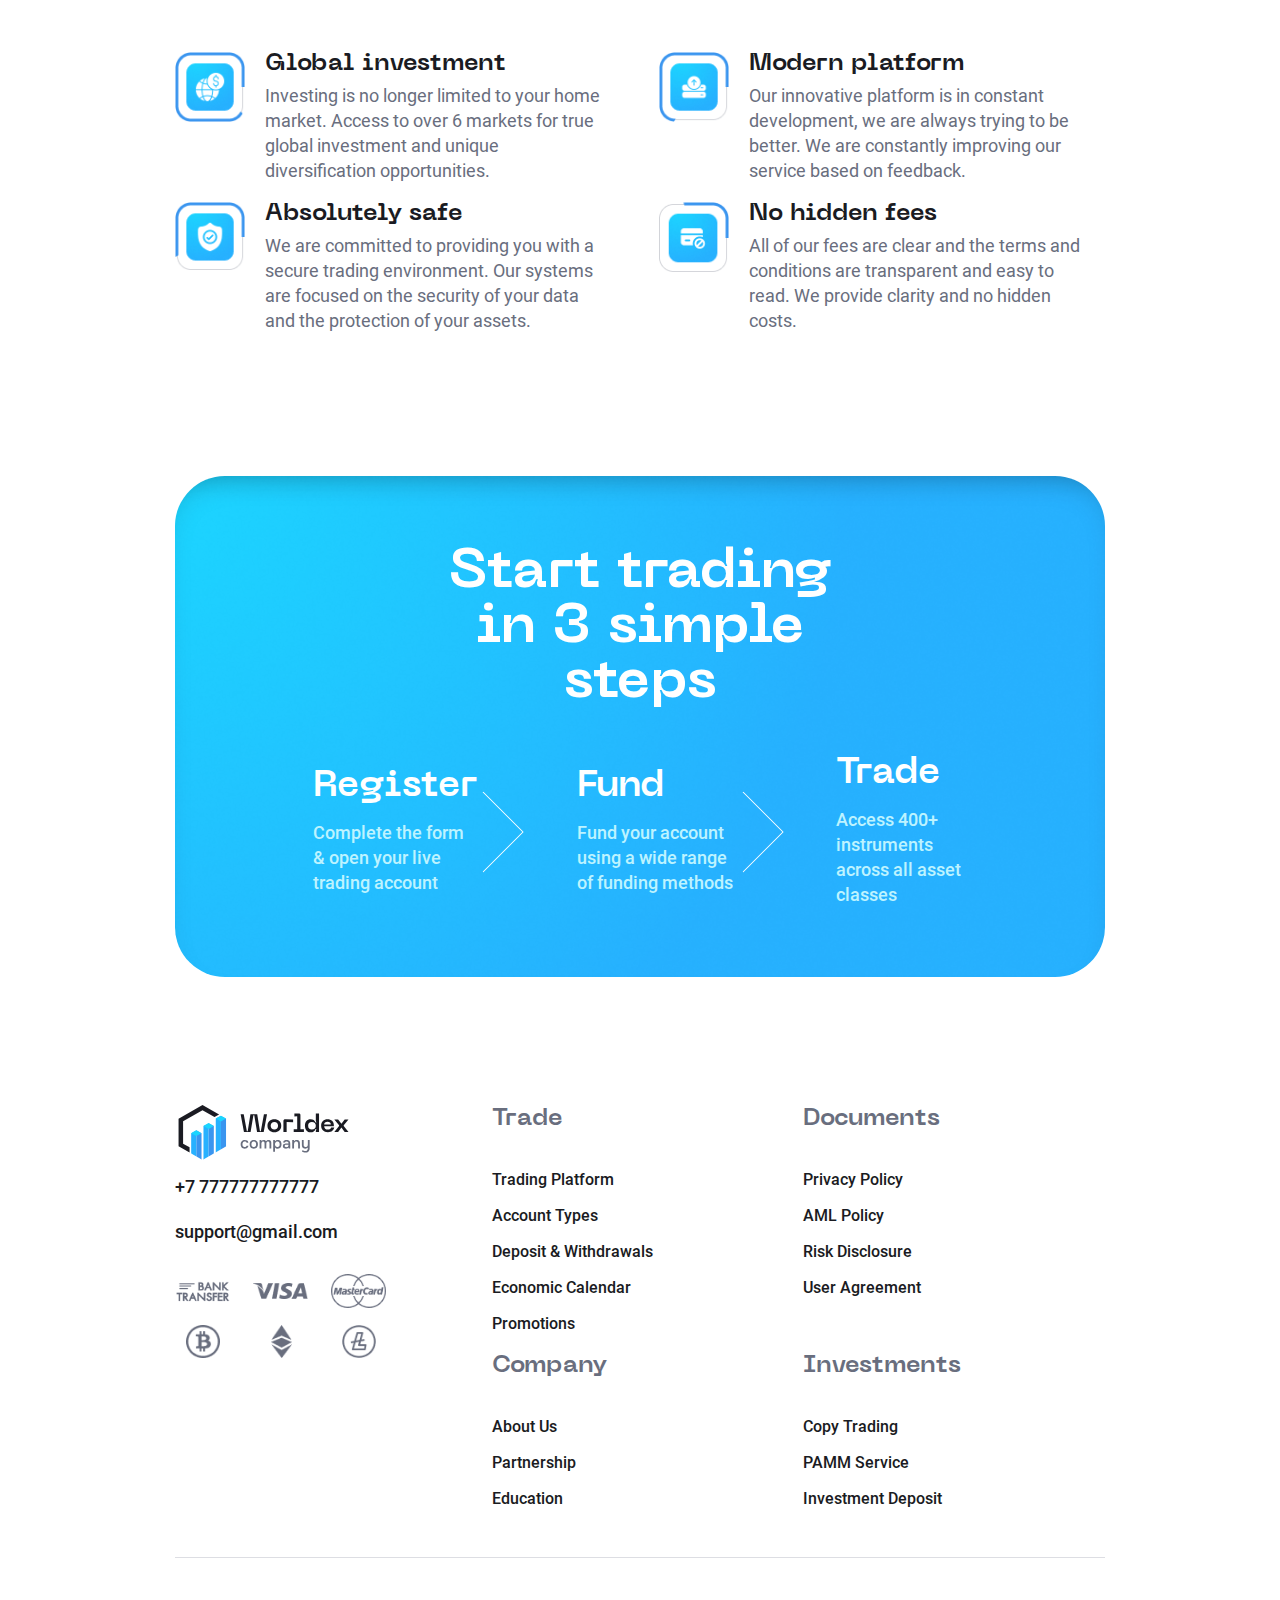
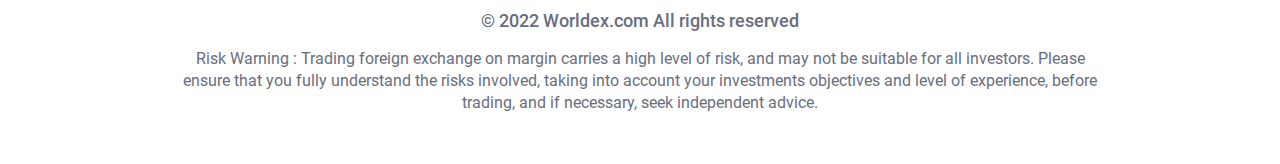
<file: investmentAccounts.html>
<!DOCTYPE html>

<html lang="ru">
	<!--Заголовок страницы, контейнер для других важных данных (не отображается)-->
	<head>
		<!--Заголовок страницы-->
		<title>Investment Accounts</title>
		<link
			rel="icon"
			type="image/x-icon"
			sizes="192x192"
			href="img/icon.png"
		/>
		<!--===============================-->
		<!--Libs-->

			<!--JQ--><script src="libs/jquery.js"></script>

		<!--===============================-->
		<!--Css-->
			<link rel="stylesheet" href="css/style.css" />
		<!--===============================-->
		<meta charset="utf-8">
		<meta name="viewport" content="width=device-width">
		<meta name="format-detection" content="telephone=no">
	</head>
	<!-- Отображаемое тело страницы -->
	<body>
		<div class="wrapper">
			<div class="header-wrapper">
				<header class="header">
					<div class="container">
						<div class="header__body">
							<div class="header__logo header-logo_hover-wrapper">
								<a href="" class="header-logo_hover-link">
									<img src="img/Logo.svg" alt="" class="header-logo_hover-content">
									<img src="img/img-hover/Logo-header.svg" alt="" class="header-logo_hover-img">
								</a>
							</div>
							<nav data-da=".burger-wrapper__bodu, 767, last" class="header__nav">
								<ul data-spollers="767,max" data-one-spoller class="header__list menu__list">
									<li class="header__link _header-list-wrapper">
										<div class="header__link_title menu__link">
											<a href="" class="link-white-hover">Trade</a>
											<span class="header__link_icon _menu__icon"></span>
										</div>
										<button tabindex="-1" type="button" data-spoller class="header-button-mb"></button>
										<ul class="menu__sub-list _menu__wrapper">
											<li>
												<a href="#" class="menu__sub-link link-blek-hover">Trading Platform</a>
											</li>
											<li>
												<a href="#" class="menu__sub-link link-blek-hover">Account Types</a>
											</li>
											<li>
												<a href="#" class="menu__sub-link link-blek-hover">Deposit & Withdrawals</a>
											</li>
											<li>
												<a href="#" class="menu__sub-link link-blek-hover">Economic Calendar</a>
											</li>
											<li>
												<a href="#" class="menu__sub-link link-blek-hover">Promotions</a>
											</li>
										</ul>
									</li>
									<li class="header__link _header-list-wrapper">
										<div class="header__link_title menu__link">
											<a href="" class="link-white-hover">Investments</a>
											<span class="header__link_icon _menu__icon"></span>
										</div>
										<button tabindex="-1" type="button" data-spoller class="header-button-mb"></button>
										<ul class="menu__sub-list _menu__wrapper">
											<li>
												<a href="#" class="menu__sub-link link-blek-hover">Chapter N1</a>
											</li>
											<li>
												<a href="#" class="menu__sub-link link-blek-hover">Chapter N2</a>
											</li>
											<li>
												<a href="#" class="menu__sub-link link-blek-hover">Chapter N3</a>
											</li>
										</ul>
									</li>
									<li class="header__link _header-list-wrapper">
										<div class="header__link_title menu__link">
											<a href="" class="link-white-hover">Company</a>
											<span class="header__link_icon _menu__icon"></span>
										</div>
										<button tabindex="-1" type="button" data-spoller class="header-button-mb"></button>
										<ul class="menu__sub-list _menu__wrapper">
											<li>
												<a href="#" class="menu__sub-link link-blek-hover">Chapter N1</a>
											</li>
											<li>
												<a href="#" class="menu__sub-link link-blek-hover">Chapter N2</a>
											</li>
											<li>
												<a href="#" class="menu__sub-link link-blek-hover">Chapter N3</a>
											</li>
										</ul>
									</li>
									<li class="header__link">
										<a href="" class="menu__link link-white-hover">
											Contacts
										</a>
									</li>
								</ul>
							</nav>
							<div data-da=".burger-wrapper__footer, 767, last" class="header__buton-wrapper">
								<div data-da=".burger-wrapper__heder, 767, last" class="header-langvig _header-languages">
									<div class="header-langvig__title _header-languages__title link-white-hover">
										Eng
									</div>
									<div class="language-content-header__list _header-languages__wrapper">
										<a href="" class="menu__sub-link link-blek-hover">
											EN
										</a>
										<a href="" class="menu__sub-link link-blek-hover">
											RU
										</a>
									</div>
								</div>
								<a href="" class="header__registration button-hover">
									Registration
								</a>
								<a href="" class="header__log-in button-transparent-hover">
									Log in
								</a>
							</div>
							<div class="menu__icon ">
								<span></span>
							</div>
						</div>
					</div>
					<div class="header__burger-wrapper burger-wrapper menu__body">
						<img src="img/footer/Logo.svg" alt="" class="header__burger-img">
						<div class="burger-wrapper__heder">
							
						</div>
						<div class="burger-wrapper__bodu">
							
						</div>
						<div class="burger-wrapper__footer">
							
						</div>
					</div>
				</header>
				<div class="index-bloc index-bloc_investmentAccouts">
					<div class="container">
						<div class="index-bloc__body">
							<div class="index-bloc__title">
								Investment Accounts
							</div>
							<div class="index-bloc__text">
								A managed portfolio is a collection of investments that are selected and automatically adjusted for you according to market opportunities.
							</div>
							<a href="" class="index-bloc__button button-blu-fon-hover">
								Open account
							</a>
							<img src="img/index-bloc/12.png" alt="" class="index-bloc__img">
						</div>
					</div>
				</div>
			</div>

			<div class="content-blok content-blok_webTrader">
				<div class="container">
					<div class="content-blok__body content-blok__body_center">
						<div class="content-blok__wrapper">
							<div class="content-blok__title blok-title blok-title_left">
								Diversified
								<span>
									portfolios
								</span>
							</div>
							<div class="content-blok__text">
								Investments are important because in today's world, just earning money is not enough. Since there are so many types of investment vehicles, it is normal for an investor to get overwhelmed. We have brought you a range of readymade products to help with your investments
							</div>
							<ul class="list">
								<li class="list__link">
									Complete Portfolio 
								</li>
								<li class="list__link">
									View Across all Asset Classes
								</li>
								<li class="list__link">
									World class industry expertise and analytics 
								</li>
								<li class="list__link">
									Ready-made Investment Plans
								</li>
								<li class="list__link">
									Portfolios built by experts
								</li>
							</ul>
						</div>
						<div class="content-blok__img content-blok__img_right">
							<img src="img/content-blok/12.png" alt="" class="content-blok__img-content">
							<img src="img/content-blok/2.png" alt="" class="content-blok__img-line">
							<span class="content-blok__line"></span>
						</div>
					</div>
				</div>
			</div>

			<div class="benefits">
				<div class="container">
					<div class="content-blok__title blok-title blok-title_left">
						Enjoy
						<span>our benefits</span>
					</div>
					<div class="text-blok__text text-blok__text_s">
						Join forces with the world’s leading broker and start earning more from the markets.
					</div>

					<div class="benefits__body">
						<div class="benefits-blok">
							<div class="benefits-blok__img">
								<img src="img/benefits/1.png" alt="">
							</div>
							<div class="benefits-blok__content">
								<div class="platform-blok__title">
									Global investment
								</div>
								<div class="platform-blok__text">
									Investing is no longer limited to your home market. Access to over 6 markets for true global investment and unique diversification opportunities.
								</div>
							</div>
						</div>
						<div class="benefits-blok">
							<div class="benefits-blok__img">
								<img src="img/benefits/2.png" alt="">
							</div>
							<div class="benefits-blok__content">
								<div class="platform-blok__title">
									Modern platform
								</div>
								<div class="platform-blok__text">
									Our innovative platform is in constant development, we are always trying to be better. We are constantly improving our service based on feedback.
								</div>
							</div>
						</div>
						<div class="benefits-blok">
							<div class="benefits-blok__img">
								<img src="img/benefits/3.png" alt="">
							</div>
							<div class="benefits-blok__content">
								<div class="platform-blok__title">
									Absolutely safe
								</div>
								<div class="platform-blok__text">
									We are committed to providing you with a secure trading environment. Our systems are focused on the security of your data and the protection of your assets.
								</div>
							</div>
						</div>
						<div class="benefits-blok">
							<div class="benefits-blok__img">
								<img src="img/benefits/4.png" alt="">
							</div>
							<div class="benefits-blok__content">
								<div class="platform-blok__title">
									No hidden fees
								</div>
								<div class="platform-blok__text">
									All of our fees are clear and the terms and conditions are transparent and easy to read. We provide clarity and no hidden costs.
								</div>
							</div>
						</div>
					</div>
				</div>
			</div>

			<div class="blok-img blok-img_main">
				<div class="container">
					<div class="blok-img__body">
						<div class="blok-img__title">
							Start trading <br>
							in 3 simple steps
						</div>
						<div class="blok-img__wrapper">
							<div class="blok-img__blok">
								<div class="blok-img__sub-title">
									Register
								</div>
								<div class="blok-img__text">
									Complete the form & open your live trading account
								</div>
							</div>
							<div class="blok-img__blok">
								<div class="blok-img__sub-title">
									Fund
								</div>
								<div class="blok-img__text">
									Fund your account using a wide range of funding methods
								</div>
							</div>
							<div class="blok-img__blok">
								<div class="blok-img__sub-title">
									Trade
								</div>
								<div class="blok-img__text">
									Access 400+ instruments across all asset classes
								</div>
							</div>
						</div>
					</div>
				</div>
			</div>

			<footer class="footer">
				<div class="container">
					<div class="footer-top">
						<div class="footer__wrapper">
							<div class="footer-contact">
								<div class="footer-contact__logo">
									<a href="" class="foter-logo_hover">
										<img src="img/footer/Logo.svg" alt="">
									</a>
								</div>
								<div class="footer-contact__link">
									<a href="" class="link-blek-hover">
										+7 777777777777 
									</a>
								</div>
								<div class="footer-contact__link">
									<a href="" class="link-blek-hover">
										support@gmail.com
									</a>
								</div>
								<div class="footer-contact__img-list">
									<div class="footer-contact__img-link">
										<a href="" class="footer-contact__img-link_wrapper">
											<img src="img/footer/6.png" alt="" class="footer-contact__img-content">
											<img src="img/img-hover/1.png" alt="" class="footer-contact__img-hover">
										</a>
									</div>
									<div class="footer-contact__img-link">
										<a href="" class="footer-contact__img-link_wrapper">
											<img src="img/footer/1.png" alt="" class="footer-contact__img-content">
											<img src="img/img-hover/2.png" alt="" class="footer-contact__img-hover">
										</a>
									</div>
									<div class="footer-contact__img-link">
										<a href="" class="footer-contact__img-link_wrapper">
											<img src="img/footer/2.png" alt="" class="footer-contact__img-content">
											<img src="img/img-hover/3.png" alt="" class="footer-contact__img-hover">
										</a>
									</div>
									<div class="footer-contact__img-link">
										<a href="" class="footer-contact__img-link_wrapper">
											<img src="img/footer/3.png" alt="" class="footer-contact__img-content">
											<img src="img/img-hover/4.png" alt="" class="footer-contact__img-hover">
										</a>
									</div>
									<div class="footer-contact__img-link">
										<a href="" class="footer-contact__img-link_wrapper">
											<img src="img/footer/4.png" alt="" class="footer-contact__img-content">
											<img src="img/img-hover/5.png" alt="" class="footer-contact__img-hover">
										</a>
									</div>
									<div class="footer-contact__img-link">
										<a href="" class="footer-contact__img-link_wrapper">
											<img src="img/footer/5.png" alt="" class="footer-contact__img-content">
											<img src="img/img-hover/6.png" alt="" class="footer-contact__img-hover">
										</a>
									</div>
								</div>
							</div>
							<div class="footer__list">
								<div class="footer__blok">
									<div class="footer__title">
										Trade
									</div>
									<div class="">
										<div class="footer__link">
											<a href=""  class="link-blek-hover">Trading Platform</a>
										</div>
										<div class="footer__link">
											<a href=""  class="link-blek-hover">Account Types</a>
										</div>
										<div class="footer__link">
											<a href=""  class="link-blek-hover">Deposit & Withdrawals</a>
										</div>
										<div class="footer__link">
											<a href=""  class="link-blek-hover">Economic Calendar</a>
										</div>
										<div class="footer__link">
											<a href=""  class="link-blek-hover">Promotions</a>
										</div>
									</div>
								</div>
								<div class="footer__blok">
									<div class="footer__title">
										Documents
									</div>
									<div class="">
										<div class="footer__link">
											<a href=""  class="link-blek-hover">Privacy Policy</a>
										</div>
										<div class="footer__link">
											<a href=""  class="link-blek-hover">AML Policy</a>
										</div>
										<div class="footer__link">
											<a href=""  class="link-blek-hover">Risk Disclosure</a>
										</div>
										<div class="footer__link">
											<a href=""  class="link-blek-hover">User Agreement</a>
										</div>
									</div>
								</div>
								<div class="footer__blok">
									<div class="footer__title">
										Company
									</div>
									<div class="">
										<div class="footer__link">
											<a href=""  class="link-blek-hover">About Us</a>
										</div>
										<div class="footer__link">
											<a href=""  class="link-blek-hover">Partnership</a>
										</div>
										<div class="footer__link">
											<a href=""  class="link-blek-hover">Education</a>
										</div>
									</div>
								</div>
								<div class="footer__blok">
									<div class="footer__title">
										Investments
									</div>
									<div class="">
										<div class="footer__link">
											<a href=""  class="link-blek-hover">Copy Trading</a>
										</div>
										<div class="footer__link">
											<a href=""  class="link-blek-hover">PAMM Service</a>
										</div>
										<div class="footer__link">
											<a href="" class="link-blek-hover">Investment Deposit</a>
										</div>
									</div>
								</div>
							</div>
						</div>
					</div>
					<div class="footer-bottom">
						<div class="footer-bottom__title">
							© 2022 Worldex.com All rights reserved
						</div>
						<div class="footer-bottom__text">
							Risk Warning : Trading foreign exchange on margin carries a high level of risk, and may not be suitable for all investors. Please ensure that you fully understand the risks involved, taking into account your investments objectives and level of experience, before trading, and if necessary, seek independent advice.
						</div>
					</div>
				</div>
			</footer>
		</div>
		<script src="js/custom.js"></script>
	</body>
</html>
</file>
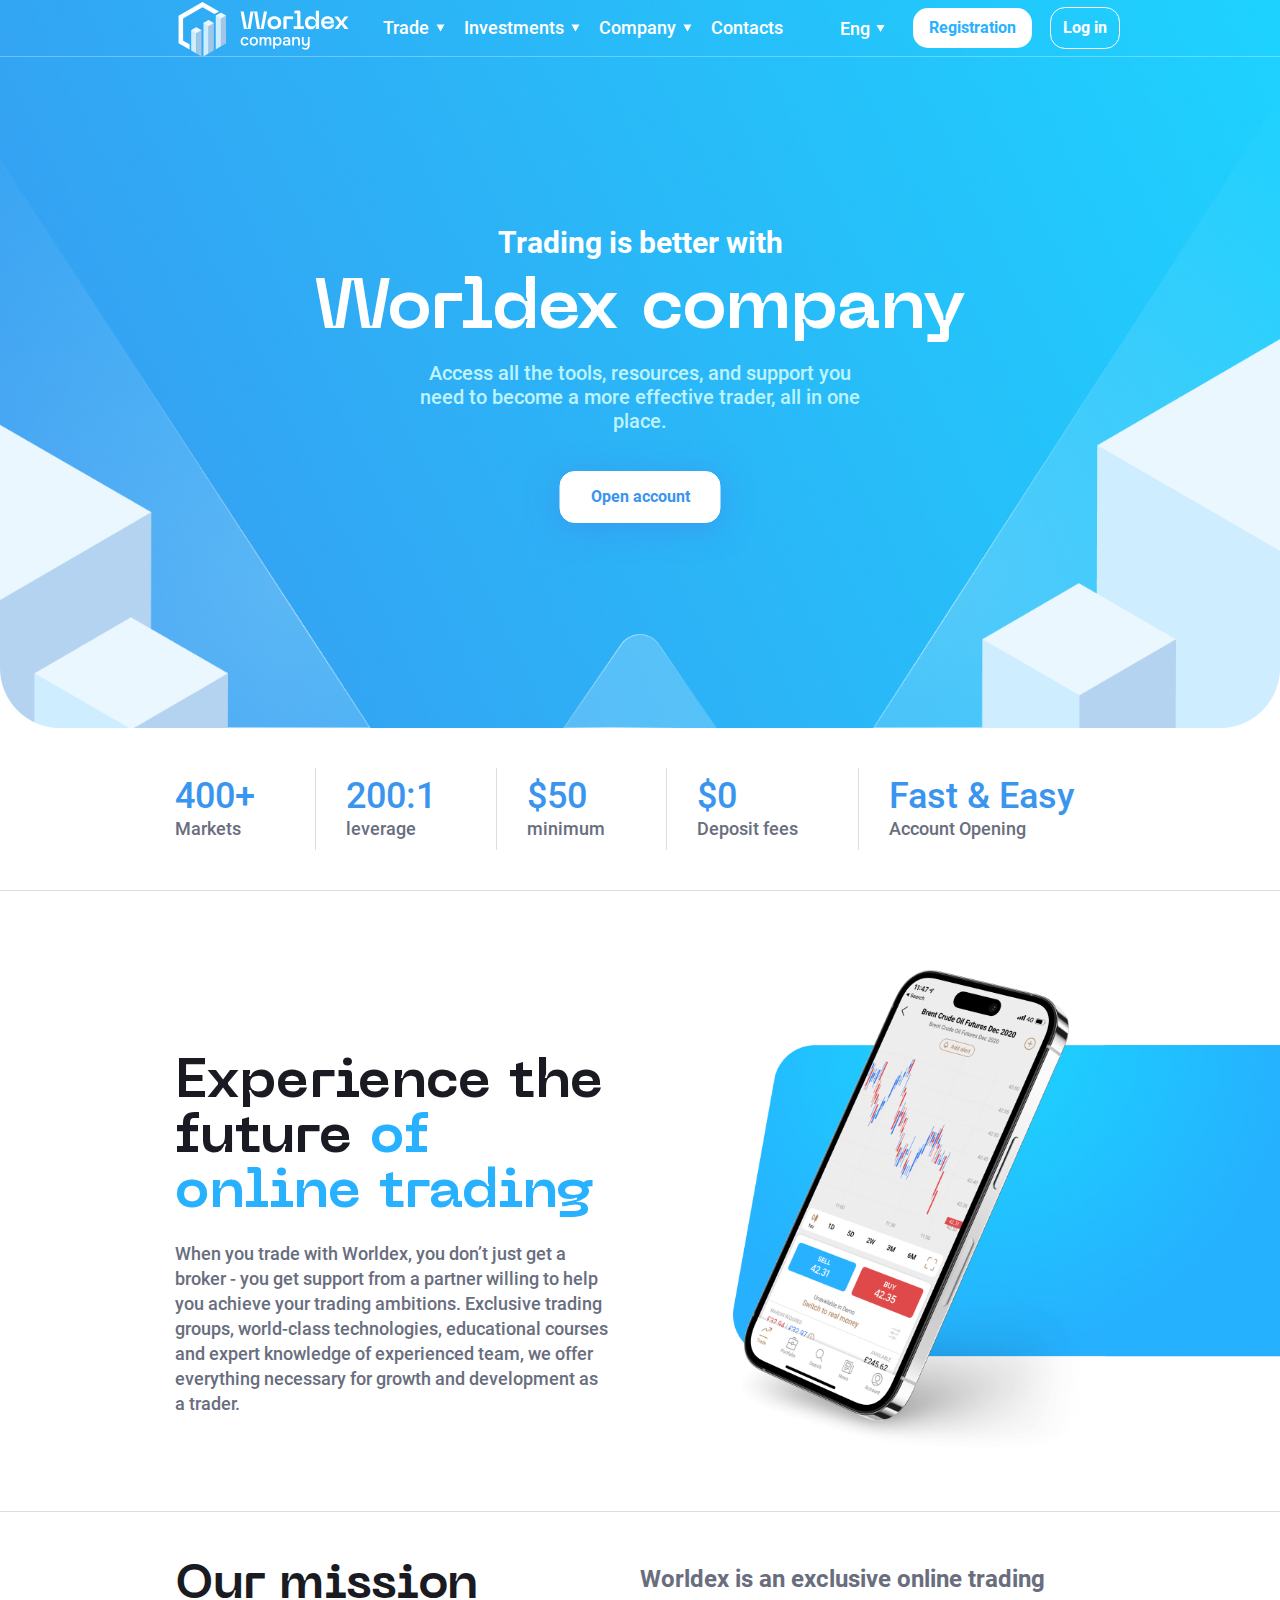
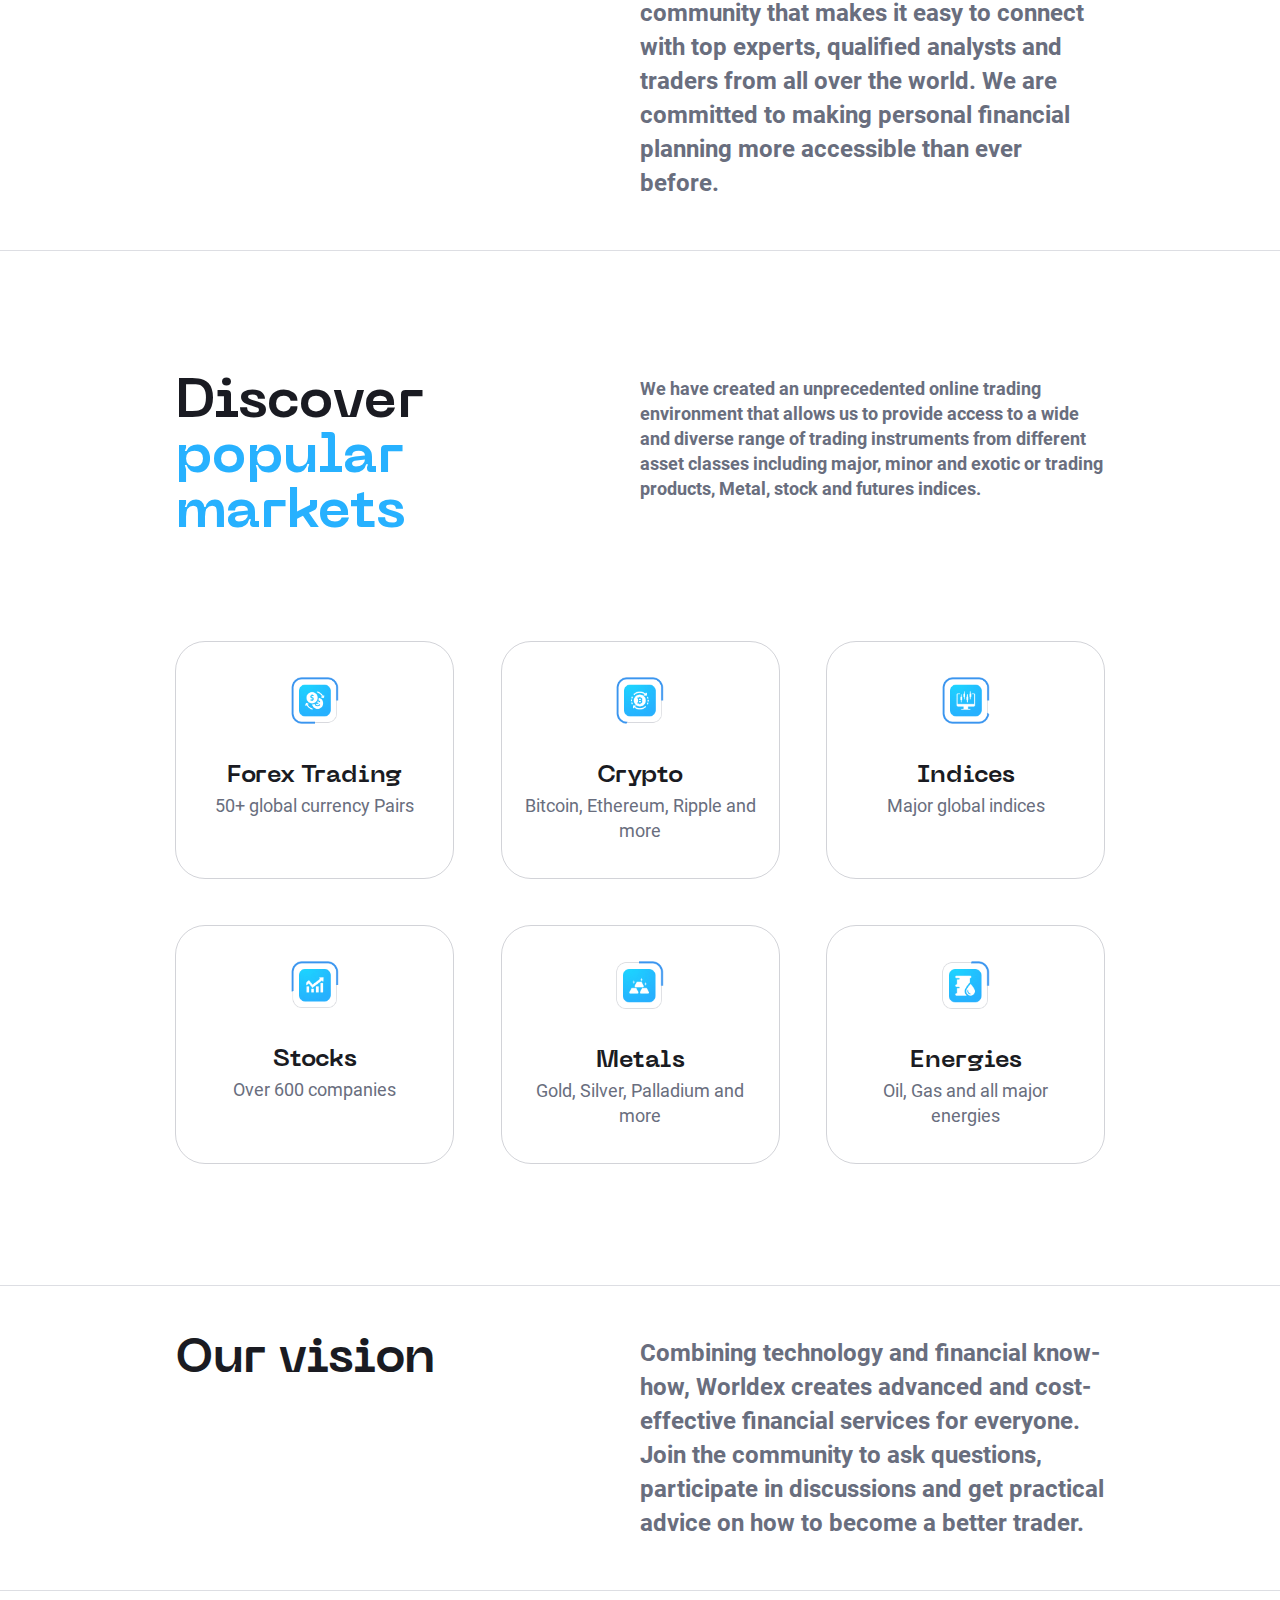
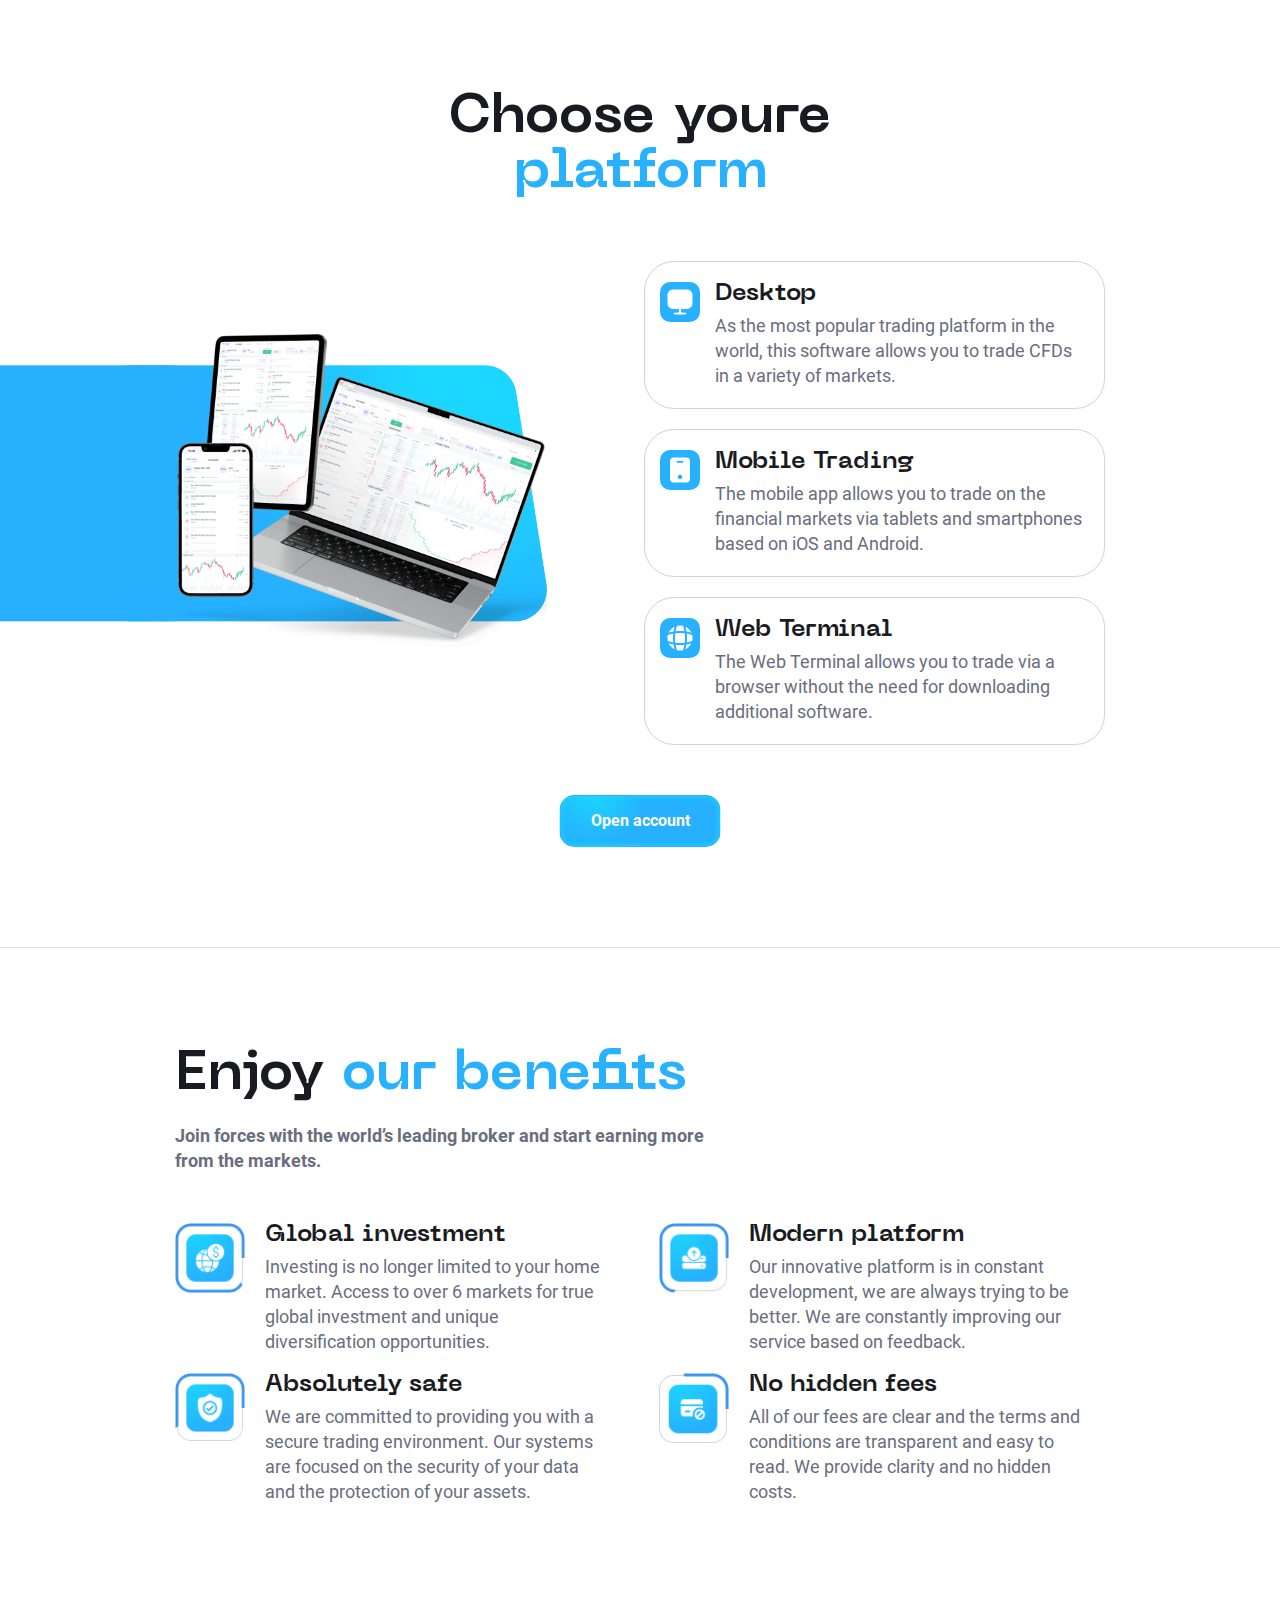
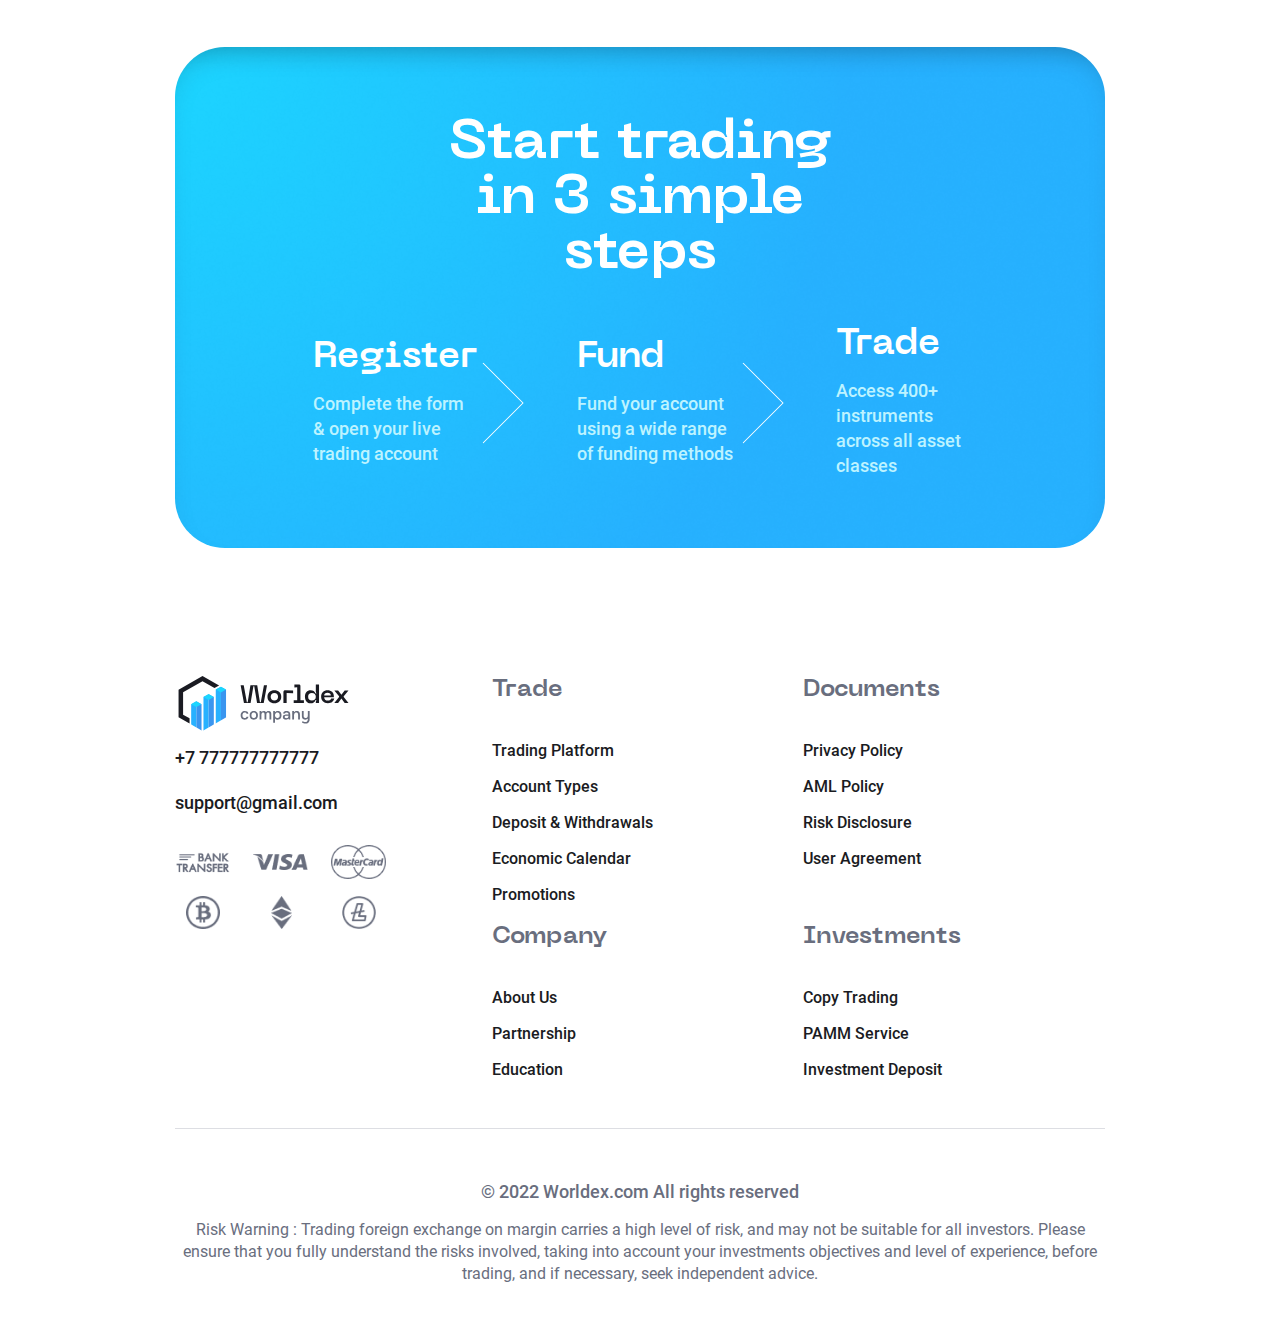
<file: main.html>
<!DOCTYPE html>

<html lang="ru">
	<!--Заголовок страницы, контейнер для других важных данных (не отображается)-->
	<head>
		<!--Заголовок страницы-->
		<title>Worldex</title>
		<link
			rel="icon"
			type="image/x-icon"
			sizes="192x192"
			href="img/icon.png"
		/>
		<!--===============================-->
		<!--Libs-->

			<!--JQ--><script src="libs/jquery.js"></script>

		<!--===============================-->
		<!--Css-->
			<link rel="stylesheet" href="css/style.css" />
		<!--===============================-->
		<meta charset="utf-8">
		<meta name="viewport" content="width=device-width">
		<meta name="format-detection" content="telephone=no">
	</head>
	<!-- Отображаемое тело страницы -->
	<body>
		<div class="wrapper">
			<div class="header-wrapper">
				<header class="header">
					<div class="container">
						<div class="header__body">
							<div class="header__logo header-logo_hover-wrapper">
								<a href="" class="header-logo_hover-link">
									<img src="img/Logo.svg" alt="" class="header-logo_hover-content">
									<img src="img/img-hover/Logo-header.svg" alt="" class="header-logo_hover-img">
								</a>
							</div>
							<nav data-da=".burger-wrapper__bodu, 767, last" class="header__nav">
								<ul data-spollers="767,max" data-one-spoller class="header__list menu__list">
									<li class="header__link _header-list-wrapper">
										<div class="header__link_title menu__link">
											<a href="" class="link-white-hover">Trade</a>
											<span class="header__link_icon _menu__icon"></span>
										</div>
										<button tabindex="-1" type="button" data-spoller class="header-button-mb"></button>
										<ul class="menu__sub-list _menu__wrapper">
											<li>
												<a href="#" class="menu__sub-link link-blek-hover">Trading Platform</a>
											</li>
											<li>
												<a href="#" class="menu__sub-link link-blek-hover">Account Types</a>
											</li>
											<li>
												<a href="#" class="menu__sub-link link-blek-hover">Deposit & Withdrawals</a>
											</li>
											<li>
												<a href="#" class="menu__sub-link link-blek-hover">Economic Calendar</a>
											</li>
											<li>
												<a href="#" class="menu__sub-link link-blek-hover">Promotions</a>
											</li>
										</ul>
									</li>
									<li class="header__link _header-list-wrapper">
										<div class="header__link_title menu__link">
											<a href="" class="link-white-hover">Investments</a>
											<span class="header__link_icon _menu__icon"></span>
										</div>
										<button tabindex="-1" type="button" data-spoller class="header-button-mb"></button>
										<ul class="menu__sub-list _menu__wrapper">
											<li>
												<a href="#" class="menu__sub-link link-blek-hover">Chapter N1</a>
											</li>
											<li>
												<a href="#" class="menu__sub-link link-blek-hover">Chapter N2</a>
											</li>
											<li>
												<a href="#" class="menu__sub-link link-blek-hover">Chapter N3</a>
											</li>
										</ul>
									</li>
									<li class="header__link _header-list-wrapper">
										<div class="header__link_title menu__link">
											<a href="" class="link-white-hover">Company</a>
											<span class="header__link_icon _menu__icon"></span>
										</div>
										<button tabindex="-1" type="button" data-spoller class="header-button-mb"></button>
										<ul class="menu__sub-list _menu__wrapper">
											<li>
												<a href="#" class="menu__sub-link link-blek-hover">Chapter N1</a>
											</li>
											<li>
												<a href="#" class="menu__sub-link link-blek-hover">Chapter N2</a>
											</li>
											<li>
												<a href="#" class="menu__sub-link link-blek-hover">Chapter N3</a>
											</li>
										</ul>
									</li>
									<li class="header__link">
										<a href="" class="menu__link link-white-hover">
											Contacts
										</a>
									</li>
								</ul>
							</nav>
							<div data-da=".burger-wrapper__footer, 767, last" class="header__buton-wrapper">
								<div data-da=".burger-wrapper__heder, 767, last" class="header-langvig _header-languages">
									<div class="header-langvig__title _header-languages__title link-white-hover">
										Eng
									</div>
									<div class="language-content-header__list _header-languages__wrapper">
										<a href="" class="menu__sub-link link-blek-hover">
											EN
										</a>
										<a href="" class="menu__sub-link link-blek-hover">
											RU
										</a>
									</div>
								</div>
								<a href="" class="header__registration button-hover">
									Registration
								</a>
								<a href="" class="header__log-in button-transparent-hover">
									Log in
								</a>
							</div>
							<div class="menu__icon ">
								<span></span>
							</div>
						</div>
					</div>
					<div class="header__burger-wrapper burger-wrapper menu__body">
						<img src="img/footer/Logo.svg" alt="" class="header__burger-img">
						<div class="burger-wrapper__heder">
							
						</div>
						<div class="burger-wrapper__bodu">
							
						</div>
						<div class="burger-wrapper__footer">
							
						</div>
					</div>
				</header>
				<div class="index-bloc index-bloc-main">
					<div class="container">
						<div class="index-bloc__body">
							<div class="index-bloc__sub-title index-bloc__sub-title_center">
								Trading is better with
							</div>
							<div class="index-bloc__title index-bloc__title_center">
								Worldex company
							</div>
							<div class="index-bloc__text index-bloc__text_center">
								Access all the tools, resources, and support you need to become a more effective trader, all in one place.
							</div>
							<a href="" class="index-bloc__button index-bloc__button_center button-blu-fon-hover">
								Open account
							</a>
						</div>
					</div>
				</div>
			</div>

			<div class="achievements">
				<div class="container">
					<div class="achievements__body">
						<div class="achievements__blok">
							<div class="achievements__title">
								400+
							</div>
							<div class="achievements__text">
								Markets
							</div>
						</div>
						<div class="achievements__blok">
							<div class="achievements__title">
								200:1
							</div>
							<div class="achievements__text">
								leverage
							</div>
						</div>
						<div class="achievements__blok">
							<div class="achievements__title">
								$50
							</div>
							<div class="achievements__text">
								minimum
							</div>
						</div>
						<div class="achievements__blok">
							<div class="achievements__title">
								$0
							</div>
							<div class="achievements__text">
								Deposit fees
							</div>
						</div>
						<div class="achievements__blok">
							<div class="achievements__title">
								Fast & Easy
							</div>
							<div class="achievements__text">
								Account Opening
							</div>
						</div>
					</div>
				</div>
			</div>

			<div class="content-blok">
				<div class="container">
					<div class="content-blok__body content-blok__body_center">
						<div class="content-blok__wrapper">
							<div class="content-blok__title blok-title blok-title_left">
								Experience the future
								<span>of online trading</span>
							</div>
							<div class="content-blok__text">
								When you trade with Worldex, you don’t just get a broker - you get support from a partner willing to help you achieve your trading ambitions. Exclusive trading groups, world-class technologies, educational courses and expert knowledge of experienced team, we offer everything necessary for growth and development as a trader.
							</div>
						</div>
						<div class="content-blok__img content-blok__img_right">
							<img src="img/content-blok/1.png" alt="" class="content-blok__img-content">
							<img src="img/content-blok/2.png" alt="" class="content-blok__img-line">
							<span class="content-blok__line"></span>
						</div>
					</div>
				</div>
			</div>

			<div class="text-blok">
				<div class="container">
					<div class="text-blok__body">
						<div class="text-blok__blok">
							<div class="text-blok__title">
								Our mission
							</div>
						</div>
						<div class="text-blok__blok">
							<div class="text-blok__text">
								Worldex is an exclusive online trading community that makes it easy to connect with top experts, qualified analysts and traders from all over the world. We are committed to making personal financial planning more accessible than ever before.
							</div>
						</div>
					</div>
				</div>
			</div>

			<div class="popular-markets">
				<div class="container">
					<div class="text-blok text-blok_no-border">
						<div class="text-blok__body">
							<div class="text-blok__blok">
								<div class="blok-title blok-title_left">
									Discover <br>
									<span>
										popular markets
									</span>
								</div>
							</div>
							<div class="text-blok__blok">
								<div class="text-blok__text text-blok__text_s">
									We have created an unprecedented online trading environment that allows us to provide access to a wide and diverse range of trading instruments from different asset classes including major, minor and exotic or trading products, Metal, stock and futures indices.
								</div>
							</div>
						</div>
					</div>
					<div class="popular-markets__wrapper">
						<div class="popular-markets__blok">
							<img src="img/popular-markets/1.png" alt="" class="popular-markets__img">
							<div class="popular-markets__title">
								Forex Trading
							</div>
							<div class="popular-markets__text">
								50+ global currency Pairs
							</div>
						</div>
						<div class="popular-markets__blok">
							<img src="img/popular-markets/2.png" alt="" class="popular-markets__img">
							<div class="popular-markets__title">
								Crypto
							</div>
							<div class="popular-markets__text">
								Bitcoin, Ethereum, Ripple and more
							</div>
						</div>
						<div class="popular-markets__blok">
							<img src="img/popular-markets/3.png" alt="" class="popular-markets__img">
							<div class="popular-markets__title">
								Indices
							</div>
							<div class="popular-markets__text">
								Major global indices
							</div>
						</div>
						<div class="popular-markets__blok">
							<img src="img/popular-markets/4.png" alt="" class="popular-markets__img">
							<div class="popular-markets__title">
								Stocks
							</div>
							<div class="popular-markets__text">
								Over 600 companies
							</div>
						</div>
						<div class="popular-markets__blok">
							<img src="img/popular-markets/5.png" alt="" class="popular-markets__img">
							<div class="popular-markets__title">
								Metals
							</div>
							<div class="popular-markets__text">
								Gold, Silver, Palladium and more
							</div>
						</div>
						<div class="popular-markets__blok">
							<img src="img/popular-markets/6.png" alt="" class="popular-markets__img">
							<div class="popular-markets__title">
								Energies
							</div>
							<div class="popular-markets__text">
								Oil, Gas and all major energies
							</div>
						</div>
					</div>
				</div>
			</div>

			<div class="text-blok">
				<div class="container">
					<div class="text-blok__body">
						<div class="text-blok__blok">
							<div class="text-blok__title">
								Our vision
							</div>
						</div>
						<div class="text-blok__blok">
							<div class="text-blok__text">
								Combining technology and financial know-how, Worldex creates advanced and cost-effective financial services for everyone. Join the community to ask questions, participate in discussions and get practical advice on how to become a better trader.
							</div>
						</div>
					</div>
				</div>
			</div>

			<div class="platform">
				<div class="container">
					<div class="content-blok__title blok-title">
						Choose youre <br>
						<span>platform</span>
					</div>
					<div class="platform__body">
						<div class="platform__img content-blok__img content-blok__img_left">
							<img src="img/platform/1.png" alt="" class="content-blok__img-content">
							<img src="img/content-blok/3.png" alt="" class="content-blok__img-line">
							<span class="content-blok__line"></span>
						</div>
						<div class="platform__content">
							<div class="platform-blok">
								<div class="platform-blok__img">
									<img src="img/platform/2.png" alt="">
								</div>
								<div class="platform-blok__content">
									<div class="platform-blok__title">
										Desktop
									</div>
									<div class="platform-blok__text">
										As the most popular trading platform in the world, this software allows you to trade CFDs in a variety of markets.
									</div>
								</div>
							</div>
							<div class="platform-blok">
								<div class="platform-blok__img">
									<img src="img/platform/3.png" alt="">
								</div>
								<div class="platform-blok__content">
									<div class="platform-blok__title">
										Mobile Trading
									</div>
									<div class="platform-blok__text">
										The mobile app allows you to trade on the financial markets via tablets and smartphones based on iOS and Android.
									</div>
								</div>
							</div>
							<div class="platform-blok">
								<div class="platform-blok__img">
									<img src="img/platform/4.png" alt="">
								</div>
								<div class="platform-blok__content">
									<div class="platform-blok__title">
										Web Terminal
									</div>
									<div class="platform-blok__text">
										The Web Terminal allows you to trade via a browser without the need for downloading additional software.
									</div>
								</div>
							</div>
						</div>
					</div>
					<a href="" class="index-bloc__button index-bloc__button_center button-blu-hover">
						Open account
					</a>
				</div>
			</div>

			<div class="benefits">
				<div class="container">
					<div class="content-blok__title blok-title blok-title_left">
						Enjoy
						<span>our benefits</span>
					</div>
					<div class="text-blok__text text-blok__text_s">
						Join forces with the world’s leading broker and start earning more from the markets.
					</div>

					<div class="benefits__body">
						<div class="benefits-blok">
							<div class="benefits-blok__img">
								<img src="img/benefits/1.png" alt="">
							</div>
							<div class="benefits-blok__content">
								<div class="platform-blok__title">
									Global investment
								</div>
								<div class="platform-blok__text">
									Investing is no longer limited to your home market. Access to over 6 markets for true global investment and unique diversification opportunities.
								</div>
							</div>
						</div>
						<div class="benefits-blok">
							<div class="benefits-blok__img">
								<img src="img/benefits/2.png" alt="">
							</div>
							<div class="benefits-blok__content">
								<div class="platform-blok__title">
									Modern platform
								</div>
								<div class="platform-blok__text">
									Our innovative platform is in constant development, we are always trying to be better. We are constantly improving our service based on feedback.
								</div>
							</div>
						</div>
						<div class="benefits-blok">
							<div class="benefits-blok__img">
								<img src="img/benefits/3.png" alt="">
							</div>
							<div class="benefits-blok__content">
								<div class="platform-blok__title">
									Absolutely safe
								</div>
								<div class="platform-blok__text">
									We are committed to providing you with a secure trading environment. Our systems are focused on the security of your data and the protection of your assets.
								</div>
							</div>
						</div>
						<div class="benefits-blok">
							<div class="benefits-blok__img">
								<img src="img/benefits/4.png" alt="">
							</div>
							<div class="benefits-blok__content">
								<div class="platform-blok__title">
									No hidden fees
								</div>
								<div class="platform-blok__text">
									All of our fees are clear and the terms and conditions are transparent and easy to read. We provide clarity and no hidden costs.
								</div>
							</div>
						</div>
					</div>
				</div>
			</div>

			<div class="blok-img blok-img_main">
				<div class="container">
					<div class="blok-img__body">
						<div class="blok-img__title">
							Start trading <br>
							in 3 simple steps
						</div>
						<div class="blok-img__wrapper">
							<div class="blok-img__blok">
								<div class="blok-img__sub-title">
									Register
								</div>
								<div class="blok-img__text">
									Complete the form & open your live trading account
								</div>
							</div>
							<div class="blok-img__blok">
								<div class="blok-img__sub-title">
									Fund
								</div>
								<div class="blok-img__text">
									Fund your account using a wide range of funding methods
								</div>
							</div>
							<div class="blok-img__blok">
								<div class="blok-img__sub-title">
									Trade
								</div>
								<div class="blok-img__text">
									Access 400+ instruments across all asset classes
								</div>
							</div>
						</div>
					</div>
				</div>
			</div>

			<footer class="footer">
				<div class="container">
					<div class="footer-top">
						<div class="footer__wrapper">
							<div class="footer-contact">
								<div class="footer-contact__logo">
									<a href="" class="foter-logo_hover">
										<img src="img/footer/Logo.svg" alt="">
									</a>
								</div>
								<div class="footer-contact__link">
									<a href="" class="link-blek-hover">
										+7 777777777777 
									</a>
								</div>
								<div class="footer-contact__link">
									<a href="" class="link-blek-hover">
										support@gmail.com
									</a>
								</div>
								<div class="footer-contact__img-list">
									<div class="footer-contact__img-link">
										<a href="" class="footer-contact__img-link_wrapper">
											<img src="img/footer/6.png" alt="" class="footer-contact__img-content">
											<img src="img/img-hover/1.png" alt="" class="footer-contact__img-hover">
										</a>
									</div>
									<div class="footer-contact__img-link">
										<a href="" class="footer-contact__img-link_wrapper">
											<img src="img/footer/1.png" alt="" class="footer-contact__img-content">
											<img src="img/img-hover/2.png" alt="" class="footer-contact__img-hover">
										</a>
									</div>
									<div class="footer-contact__img-link">
										<a href="" class="footer-contact__img-link_wrapper">
											<img src="img/footer/2.png" alt="" class="footer-contact__img-content">
											<img src="img/img-hover/3.png" alt="" class="footer-contact__img-hover">
										</a>
									</div>
									<div class="footer-contact__img-link">
										<a href="" class="footer-contact__img-link_wrapper">
											<img src="img/footer/3.png" alt="" class="footer-contact__img-content">
											<img src="img/img-hover/4.png" alt="" class="footer-contact__img-hover">
										</a>
									</div>
									<div class="footer-contact__img-link">
										<a href="" class="footer-contact__img-link_wrapper">
											<img src="img/footer/4.png" alt="" class="footer-contact__img-content">
											<img src="img/img-hover/5.png" alt="" class="footer-contact__img-hover">
										</a>
									</div>
									<div class="footer-contact__img-link">
										<a href="" class="footer-contact__img-link_wrapper">
											<img src="img/footer/5.png" alt="" class="footer-contact__img-content">
											<img src="img/img-hover/6.png" alt="" class="footer-contact__img-hover">
										</a>
									</div>
								</div>
							</div>
							<div class="footer__list">
								<div class="footer__blok">
									<div class="footer__title">
										Trade
									</div>
									<div class="">
										<div class="footer__link">
											<a href=""  class="link-blek-hover">Trading Platform</a>
										</div>
										<div class="footer__link">
											<a href=""  class="link-blek-hover">Account Types</a>
										</div>
										<div class="footer__link">
											<a href=""  class="link-blek-hover">Deposit & Withdrawals</a>
										</div>
										<div class="footer__link">
											<a href=""  class="link-blek-hover">Economic Calendar</a>
										</div>
										<div class="footer__link">
											<a href=""  class="link-blek-hover">Promotions</a>
										</div>
									</div>
								</div>
								<div class="footer__blok">
									<div class="footer__title">
										Documents
									</div>
									<div class="">
										<div class="footer__link">
											<a href=""  class="link-blek-hover">Privacy Policy</a>
										</div>
										<div class="footer__link">
											<a href=""  class="link-blek-hover">AML Policy</a>
										</div>
										<div class="footer__link">
											<a href=""  class="link-blek-hover">Risk Disclosure</a>
										</div>
										<div class="footer__link">
											<a href=""  class="link-blek-hover">User Agreement</a>
										</div>
									</div>
								</div>
								<div class="footer__blok">
									<div class="footer__title">
										Company
									</div>
									<div class="">
										<div class="footer__link">
											<a href=""  class="link-blek-hover">About Us</a>
										</div>
										<div class="footer__link">
											<a href=""  class="link-blek-hover">Partnership</a>
										</div>
										<div class="footer__link">
											<a href=""  class="link-blek-hover">Education</a>
										</div>
									</div>
								</div>
								<div class="footer__blok">
									<div class="footer__title">
										Investments
									</div>
									<div class="">
										<div class="footer__link">
											<a href=""  class="link-blek-hover">Copy Trading</a>
										</div>
										<div class="footer__link">
											<a href=""  class="link-blek-hover">PAMM Service</a>
										</div>
										<div class="footer__link">
											<a href="" class="link-blek-hover">Investment Deposit</a>
										</div>
									</div>
								</div>
							</div>
						</div>
					</div>
					<div class="footer-bottom">
						<div class="footer-bottom__title">
							© 2022 Worldex.com All rights reserved
						</div>
						<div class="footer-bottom__text">
							Risk Warning : Trading foreign exchange on margin carries a high level of risk, and may not be suitable for all investors. Please ensure that you fully understand the risks involved, taking into account your investments objectives and level of experience, before trading, and if necessary, seek independent advice.
						</div>
					</div>
				</div>
			</footer>
		</div>
		<script src="js/custom.js"></script>
	</body>
</html>
</file>
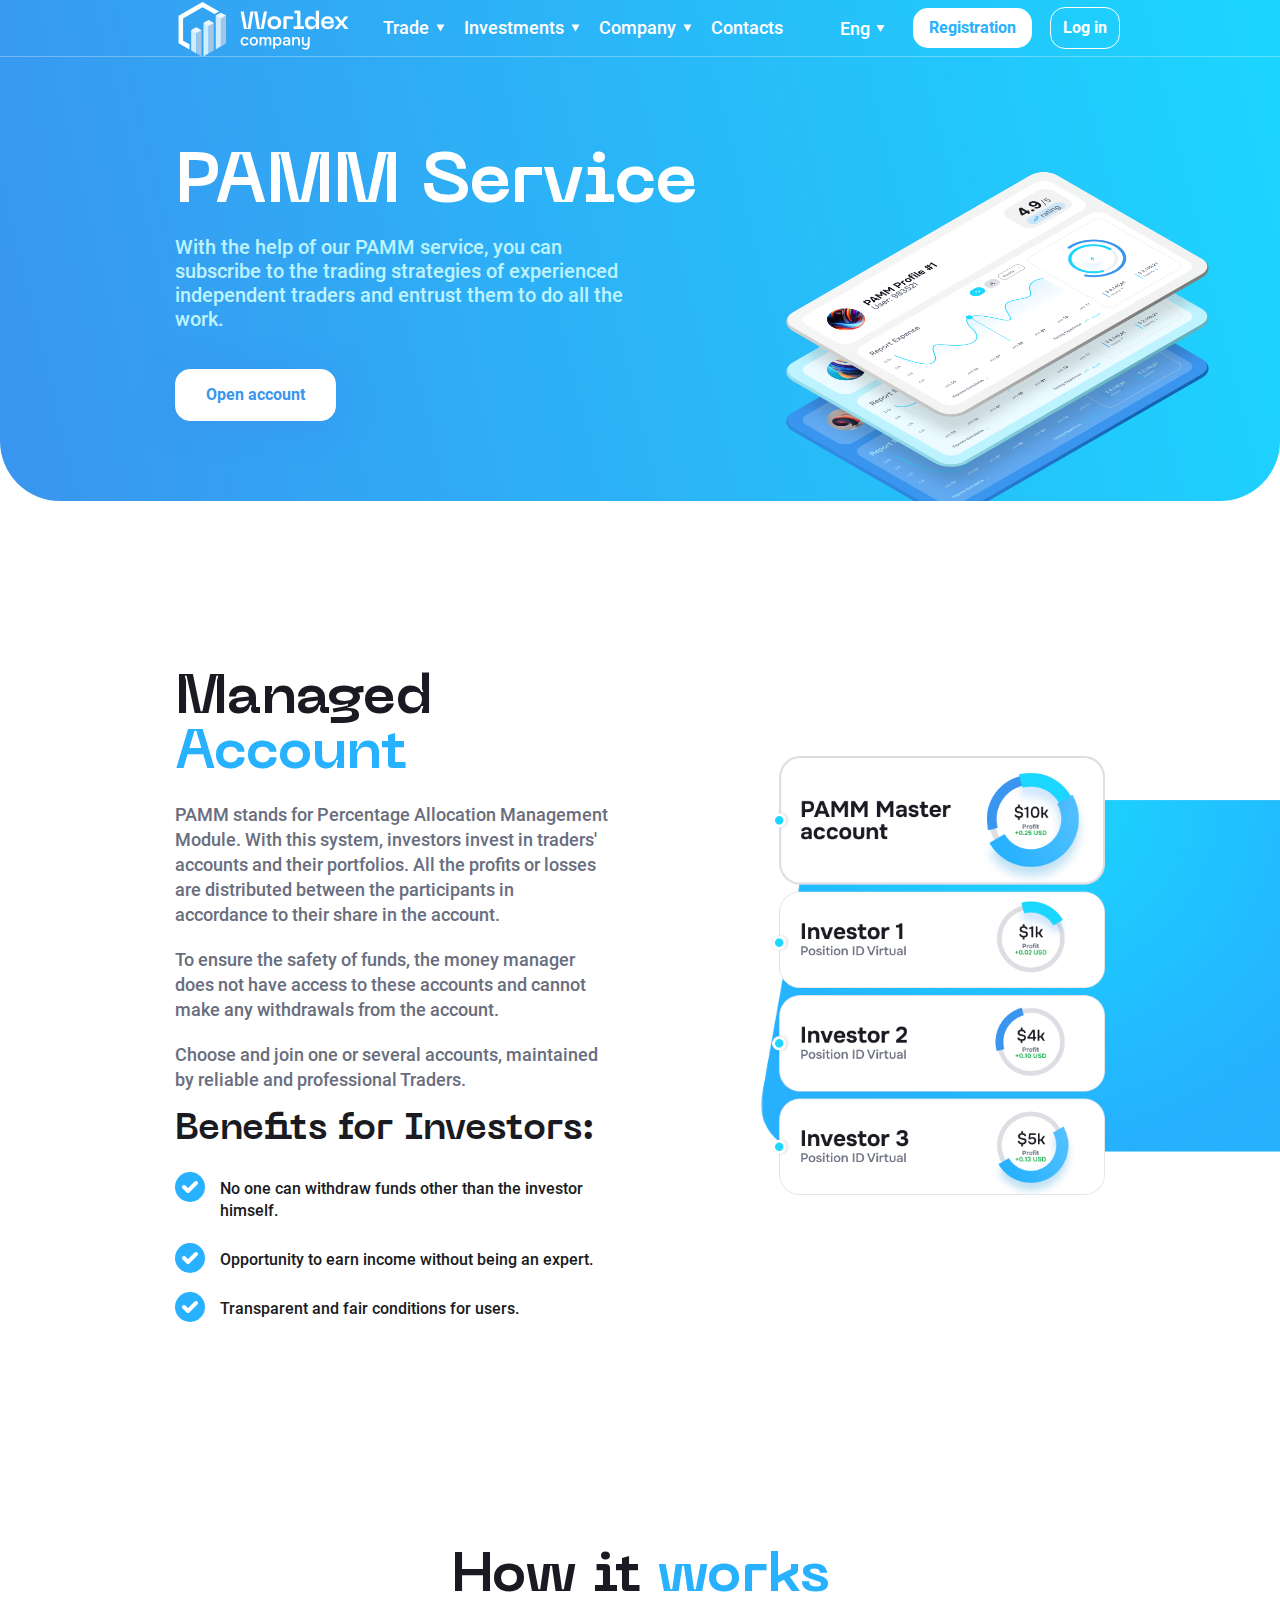
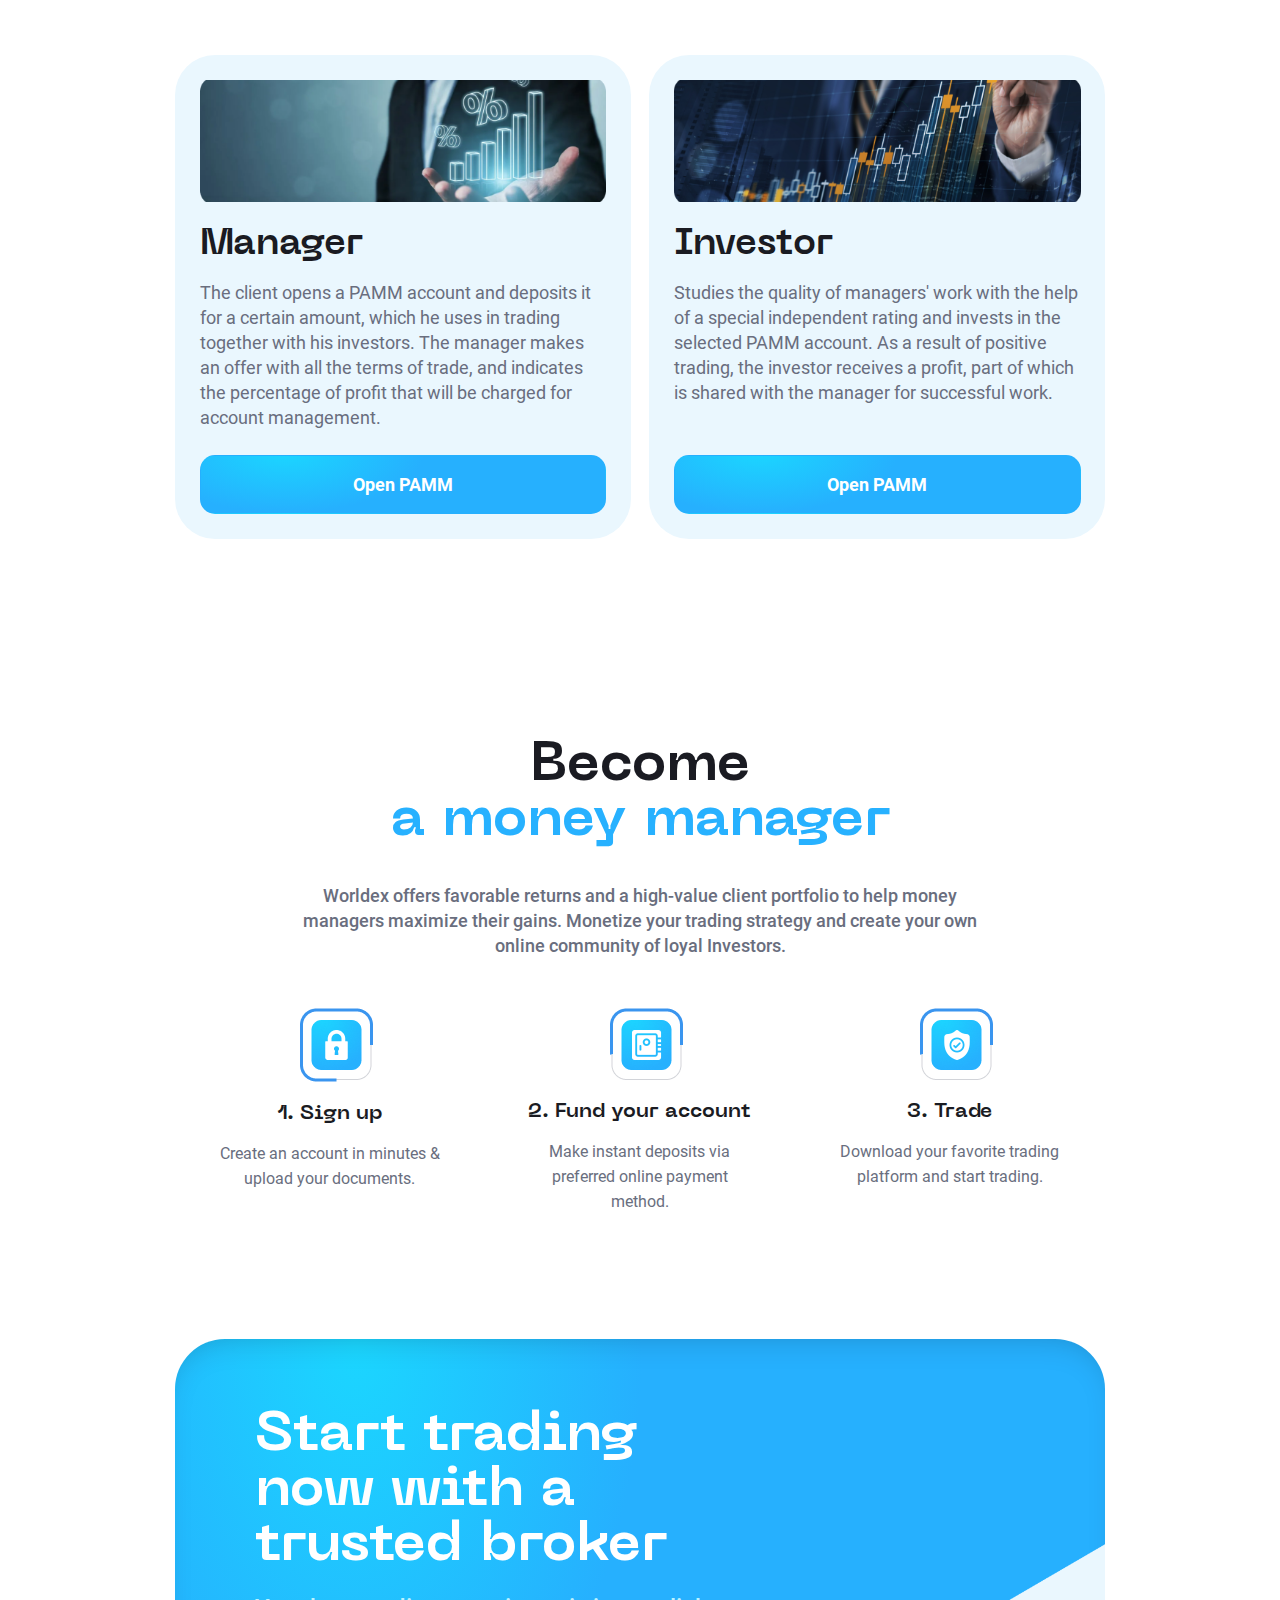
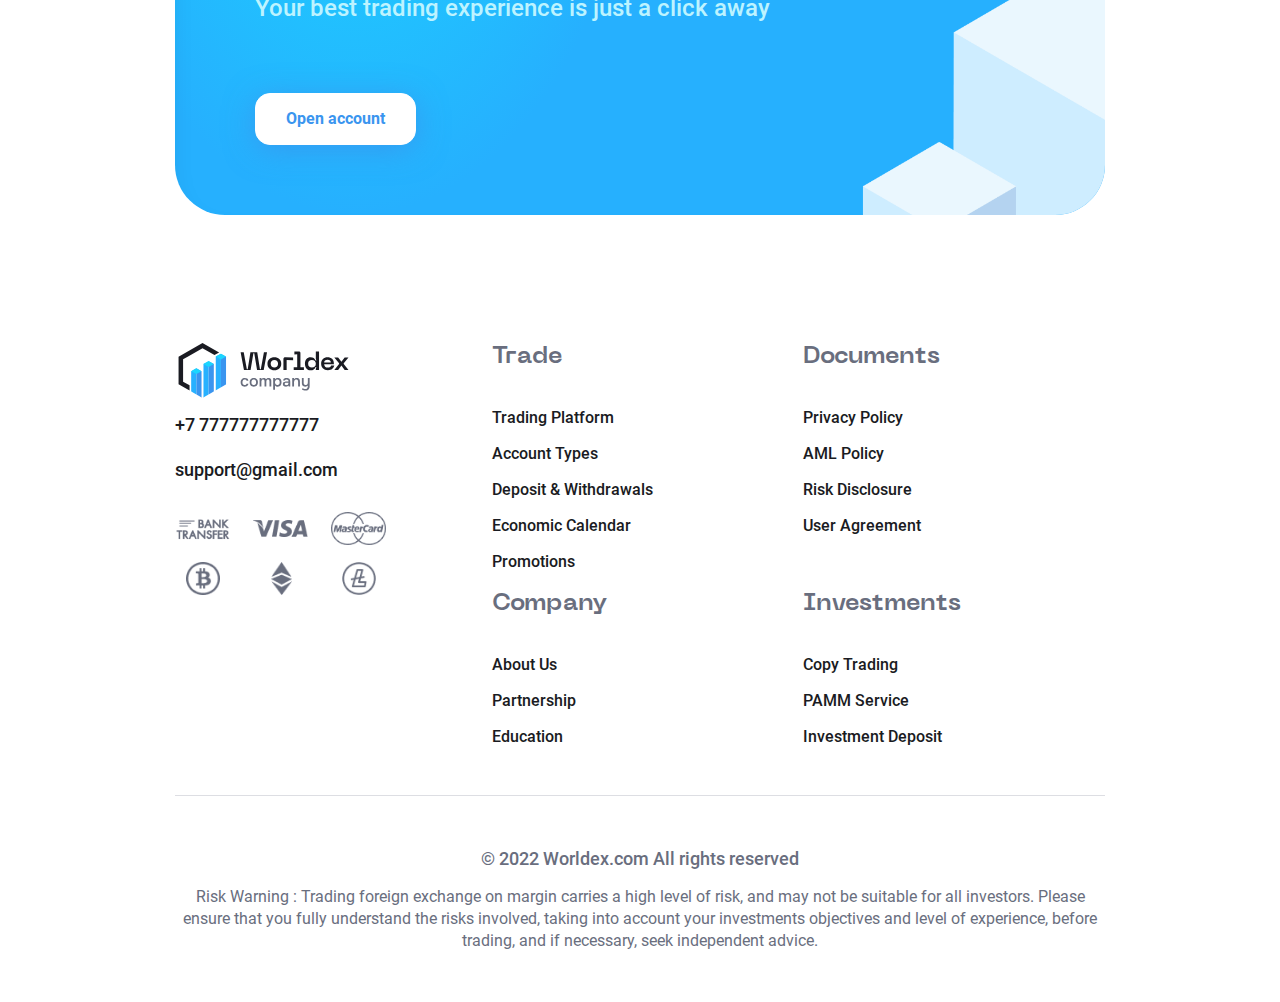
<file: pamm.html>
<!DOCTYPE html>

<html lang="ru">
	<!--Заголовок страницы, контейнер для других важных данных (не отображается)-->
	<head>
		<!--Заголовок страницы-->
		<title>Worldex</title>
		<link
			rel="icon"
			type="image/x-icon"
			sizes="192x192"
			href="img/icon.png"
		/>
		<!--===============================-->
		<!--Libs-->

			<!--JQ--><script src="libs/jquery.js"></script>

		<!--===============================-->
		<!--Css-->
			<link rel="stylesheet" href="css/style.css" />
		<!--===============================-->
		<meta charset="utf-8">
		<meta name="viewport" content="width=device-width">
		<meta name="format-detection" content="telephone=no">
	</head>
	<!-- Отображаемое тело страницы -->
	<body>
		<div class="wrapper">
			<div class="header-wrapper">
				<header class="header">
					<div class="container">
						<div class="header__body">
							<div class="header__logo header-logo_hover-wrapper">
								<a href="" class="header-logo_hover-link">
									<img src="img/Logo.svg" alt="" class="header-logo_hover-content">
									<img src="img/img-hover/Logo-header.svg" alt="" class="header-logo_hover-img">
								</a>
							</div>
							<nav data-da=".burger-wrapper__bodu, 767, last" class="header__nav">
								<ul data-spollers="767,max" data-one-spoller class="header__list menu__list">
									<li class="header__link _header-list-wrapper">
										<div class="header__link_title menu__link">
											<a href="" class="link-white-hover">Trade</a>
											<span class="header__link_icon _menu__icon"></span>
										</div>
										<button tabindex="-1" type="button" data-spoller class="header-button-mb"></button>
										<ul class="menu__sub-list _menu__wrapper">
											<li>
												<a href="#" class="menu__sub-link link-blek-hover">Trading Platform</a>
											</li>
											<li>
												<a href="#" class="menu__sub-link link-blek-hover">Account Types</a>
											</li>
											<li>
												<a href="#" class="menu__sub-link link-blek-hover">Deposit & Withdrawals</a>
											</li>
											<li>
												<a href="#" class="menu__sub-link link-blek-hover">Economic Calendar</a>
											</li>
											<li>
												<a href="#" class="menu__sub-link link-blek-hover">Promotions</a>
											</li>
										</ul>
									</li>
									<li class="header__link _header-list-wrapper">
										<div class="header__link_title menu__link">
											<a href="" class="link-white-hover">Investments</a>
											<span class="header__link_icon _menu__icon"></span>
										</div>
										<button tabindex="-1" type="button" data-spoller class="header-button-mb"></button>
										<ul class="menu__sub-list _menu__wrapper">
											<li>
												<a href="#" class="menu__sub-link link-blek-hover">Chapter N1</a>
											</li>
											<li>
												<a href="#" class="menu__sub-link link-blek-hover">Chapter N2</a>
											</li>
											<li>
												<a href="#" class="menu__sub-link link-blek-hover">Chapter N3</a>
											</li>
										</ul>
									</li>
									<li class="header__link _header-list-wrapper">
										<div class="header__link_title menu__link">
											<a href="" class="link-white-hover">Company</a>
											<span class="header__link_icon _menu__icon"></span>
										</div>
										<button tabindex="-1" type="button" data-spoller class="header-button-mb"></button>
										<ul class="menu__sub-list _menu__wrapper">
											<li>
												<a href="#" class="menu__sub-link link-blek-hover">Chapter N1</a>
											</li>
											<li>
												<a href="#" class="menu__sub-link link-blek-hover">Chapter N2</a>
											</li>
											<li>
												<a href="#" class="menu__sub-link link-blek-hover">Chapter N3</a>
											</li>
										</ul>
									</li>
									<li class="header__link">
										<a href="" class="menu__link link-white-hover">
											Contacts
										</a>
									</li>
								</ul>
							</nav>
							<div data-da=".burger-wrapper__footer, 767, last" class="header__buton-wrapper">
								<div data-da=".burger-wrapper__heder, 767, last" class="header-langvig _header-languages">
									<div class="header-langvig__title _header-languages__title link-white-hover">
										Eng
									</div>
									<div class="language-content-header__list _header-languages__wrapper">
										<a href="" class="menu__sub-link link-blek-hover">
											EN
										</a>
										<a href="" class="menu__sub-link link-blek-hover">
											RU
										</a>
									</div>
								</div>
								<a href="" class="header__registration button-hover">
									Registration
								</a>
								<a href="" class="header__log-in button-transparent-hover">
									Log in
								</a>
							</div>
							<div class="menu__icon ">
								<span></span>
							</div>
						</div>
					</div>
					<div class="header__burger-wrapper burger-wrapper menu__body">
						<img src="img/footer/Logo.svg" alt="" class="header__burger-img">
						<div class="burger-wrapper__heder">
							
						</div>
						<div class="burger-wrapper__bodu">
							
						</div>
						<div class="burger-wrapper__footer">
							
						</div>
					</div>
				</header>
				<div class="index-bloc index-bloc_pamm">
					<div class="container">
						<div class="index-bloc__body">
							<div class="index-bloc__title">
								PAMM Service
							</div>
							<div class="index-bloc__text">
								With the help of our PAMM service, you can subscribe to the trading strategies of experienced independent traders and entrust them to do all the work.
							</div>
							<a href="" class="index-bloc__button button-blu-fon-hover">
								Open account
							</a>
							<img src="img/index-bloc/7.png" alt="" class="index-bloc__img">
						</div>
					</div>
				</div>
			</div>

			<div class="content-blok content-blok_pamm">
				<div class="container">
					<div class="content-blok__body content-blok__body_center">
						<div class="content-blok__wrapper">
							<div class="content-blok__title blok-title blok-title_left">
								Managed
								<span>Account</span>
							</div>
							<div class="content-blok__text">
								<p>
									PAMM stands for Percentage Allocation Management Module. With this system, investors invest in traders' accounts and their portfolios. All the profits or losses are distributed between the participants in accordance to their share in the account. 
								</p>
								<p>
									To ensure the safety of funds, the money manager does not have access to these accounts and cannot make any withdrawals from the account.
								</p>
								<p>
									Choose and join one or several accounts, maintained by reliable and professional Traders.
								</p>
							</div>
							<div class="content-blok__sub-title">
								Benefits for Investors:
							</div>
							<ul class="list">
								<li class="list__link">
									No one can withdraw funds other than the investor himself.
								</li>
								<li class="list__link">
									Opportunity to earn income without being an expert.
								</li>
								<li class="list__link">
									Transparent and fair conditions for users.
								</li>
							</ul>
						</div>
						<div class="content-blok__img content-blok__img_right">
							<img src="img/content-blok/8.png" alt="" class="content-blok__img-content">
							<img src="img/content-blok/2.png" alt="" class="content-blok__img-line">
							<span class="content-blok__line"></span>
						</div>
					</div>
				</div>
			</div>

			<div class="works">
				<div class="container">
					<div class="blok-title">
						How it
						<span>
							works
						</span>
					</div>
					<div class="works__body">
						<div class="works__blok">
							<div class="works__content">
								<div class="works__img ibg">
									<img src="img/works/1.png" alt="">
								</div>
								<div class="works__title">
									Manager
								</div>
								<div class="works__text">
									The client opens a PAMM account and deposits it for a certain amount, which he uses in trading together with his investors. The manager makes an offer with all the terms of trade, and indicates the percentage of profit that will be charged for account management.
								</div>
							</div>
							<a href="" class="works__button button-blu-hover">
								Open PAMM 
							</a>
						</div>
						<div class="works__blok">
							<div class="works__content">
								<div class="works__img ibg">
									<img src="img/works/2.png" alt="">
								</div>
								<div class="works__title">
									Investor
								</div>
								<div class="works__text">
									Studies the quality of managers' work with the help of a special independent rating and invests in the selected PAMM account. As a result of positive trading, the investor receives a profit, part of which is shared with the manager for successful work.
								</div>
							</div>
							<a href="" class="works__button button-blu-hover">
								Open PAMM 
							</a>
						</div>
					</div>
				</div>
			</div>

			<div class="blok-img-list blok-img-list_no-border">
				<div class="container">
					<div class="blok-title">
						Become <br>
						<span>
							a money manager
						</span>

						<div class="blok-title__text">
							Worldex offers favorable returns and a high-value client portfolio to help money managers maximize their gains. Monetize your trading strategy and create your own online community of loyal Investors.
						</div>
					</div>
					<div class="blok-img-list__body">
						<div class="blok-img-list__blok">
							<div class="blok-img-list__img">
								<img src="img/blok-img-list/1.png" alt="">
							</div>
							<div class="blok-img-list__title">
								1.	Sign up
							</div>
							<div class="blok-img-list__text">
								Create an account in minutes & upload your documents.
							</div>
						</div>
						<div class="blok-img-list__blok">
							<div class="blok-img-list__img">
								<img src="img/blok-img-list/2.png" alt="">
							</div>
							<div class="blok-img-list__title">
								2. Fund your account
							</div>
							<div class="blok-img-list__text">
								Make instant deposits via preferred online payment method.
							</div>
						</div>
						<div class="blok-img-list__blok">
							<div class="blok-img-list__img">
								<img src="img/blok-img-list/3.png" alt="">
							</div>
							<div class="blok-img-list__title">
								3. Trade
							</div>
							<div class="blok-img-list__text">
								Download your favorite trading platform and start trading.
							</div>
						</div>
					</div>
				</div>
			</div>

			<div class="blok-img">
				<div class="container">
					<div class="blok-img__body">
						<img src="img/blok-img/1.png" alt="" class="blok-img__img">
						<div class="blok-img__title">
							Start trading now with a trusted broker
						</div>
						<div class="blok-img__text">
							Your best trading experience is just a click away
						</div>
						<a href="" class="blok-img__button button-blu-fon-hover">
							Open account
						</a>
					</div>
				</div>
			</div>

			<footer class="footer">
				<div class="container">
					<div class="footer-top">
						<div class="footer__wrapper">
							<div class="footer-contact">
								<div class="footer-contact__logo">
									<a href="" class="foter-logo_hover">
										<img src="img/footer/Logo.svg" alt="">
									</a>
								</div>
								<div class="footer-contact__link">
									<a href="" class="link-blek-hover">
										+7 777777777777 
									</a>
								</div>
								<div class="footer-contact__link">
									<a href="" class="link-blek-hover">
										support@gmail.com
									</a>
								</div>
								<div class="footer-contact__img-list">
									<div class="footer-contact__img-link">
										<a href="" class="footer-contact__img-link_wrapper">
											<img src="img/footer/6.png" alt="" class="footer-contact__img-content">
											<img src="img/img-hover/1.png" alt="" class="footer-contact__img-hover">
										</a>
									</div>
									<div class="footer-contact__img-link">
										<a href="" class="footer-contact__img-link_wrapper">
											<img src="img/footer/1.png" alt="" class="footer-contact__img-content">
											<img src="img/img-hover/2.png" alt="" class="footer-contact__img-hover">
										</a>
									</div>
									<div class="footer-contact__img-link">
										<a href="" class="footer-contact__img-link_wrapper">
											<img src="img/footer/2.png" alt="" class="footer-contact__img-content">
											<img src="img/img-hover/3.png" alt="" class="footer-contact__img-hover">
										</a>
									</div>
									<div class="footer-contact__img-link">
										<a href="" class="footer-contact__img-link_wrapper">
											<img src="img/footer/3.png" alt="" class="footer-contact__img-content">
											<img src="img/img-hover/4.png" alt="" class="footer-contact__img-hover">
										</a>
									</div>
									<div class="footer-contact__img-link">
										<a href="" class="footer-contact__img-link_wrapper">
											<img src="img/footer/4.png" alt="" class="footer-contact__img-content">
											<img src="img/img-hover/5.png" alt="" class="footer-contact__img-hover">
										</a>
									</div>
									<div class="footer-contact__img-link">
										<a href="" class="footer-contact__img-link_wrapper">
											<img src="img/footer/5.png" alt="" class="footer-contact__img-content">
											<img src="img/img-hover/6.png" alt="" class="footer-contact__img-hover">
										</a>
									</div>
								</div>
							</div>
							<div class="footer__list">
								<div class="footer__blok">
									<div class="footer__title">
										Trade
									</div>
									<div class="">
										<div class="footer__link">
											<a href=""  class="link-blek-hover">Trading Platform</a>
										</div>
										<div class="footer__link">
											<a href=""  class="link-blek-hover">Account Types</a>
										</div>
										<div class="footer__link">
											<a href=""  class="link-blek-hover">Deposit & Withdrawals</a>
										</div>
										<div class="footer__link">
											<a href=""  class="link-blek-hover">Economic Calendar</a>
										</div>
										<div class="footer__link">
											<a href=""  class="link-blek-hover">Promotions</a>
										</div>
									</div>
								</div>
								<div class="footer__blok">
									<div class="footer__title">
										Documents
									</div>
									<div class="">
										<div class="footer__link">
											<a href=""  class="link-blek-hover">Privacy Policy</a>
										</div>
										<div class="footer__link">
											<a href=""  class="link-blek-hover">AML Policy</a>
										</div>
										<div class="footer__link">
											<a href=""  class="link-blek-hover">Risk Disclosure</a>
										</div>
										<div class="footer__link">
											<a href=""  class="link-blek-hover">User Agreement</a>
										</div>
									</div>
								</div>
								<div class="footer__blok">
									<div class="footer__title">
										Company
									</div>
									<div class="">
										<div class="footer__link">
											<a href=""  class="link-blek-hover">About Us</a>
										</div>
										<div class="footer__link">
											<a href=""  class="link-blek-hover">Partnership</a>
										</div>
										<div class="footer__link">
											<a href=""  class="link-blek-hover">Education</a>
										</div>
									</div>
								</div>
								<div class="footer__blok">
									<div class="footer__title">
										Investments
									</div>
									<div class="">
										<div class="footer__link">
											<a href=""  class="link-blek-hover">Copy Trading</a>
										</div>
										<div class="footer__link">
											<a href=""  class="link-blek-hover">PAMM Service</a>
										</div>
										<div class="footer__link">
											<a href="" class="link-blek-hover">Investment Deposit</a>
										</div>
									</div>
								</div>
							</div>
						</div>
					</div>
					<div class="footer-bottom">
						<div class="footer-bottom__title">
							© 2022 Worldex.com All rights reserved
						</div>
						<div class="footer-bottom__text">
							Risk Warning : Trading foreign exchange on margin carries a high level of risk, and may not be suitable for all investors. Please ensure that you fully understand the risks involved, taking into account your investments objectives and level of experience, before trading, and if necessary, seek independent advice.
						</div>
					</div>
				</div>
			</footer>
		</div>
		<script src="js/custom.js"></script>
	</body>
</html>
</file>
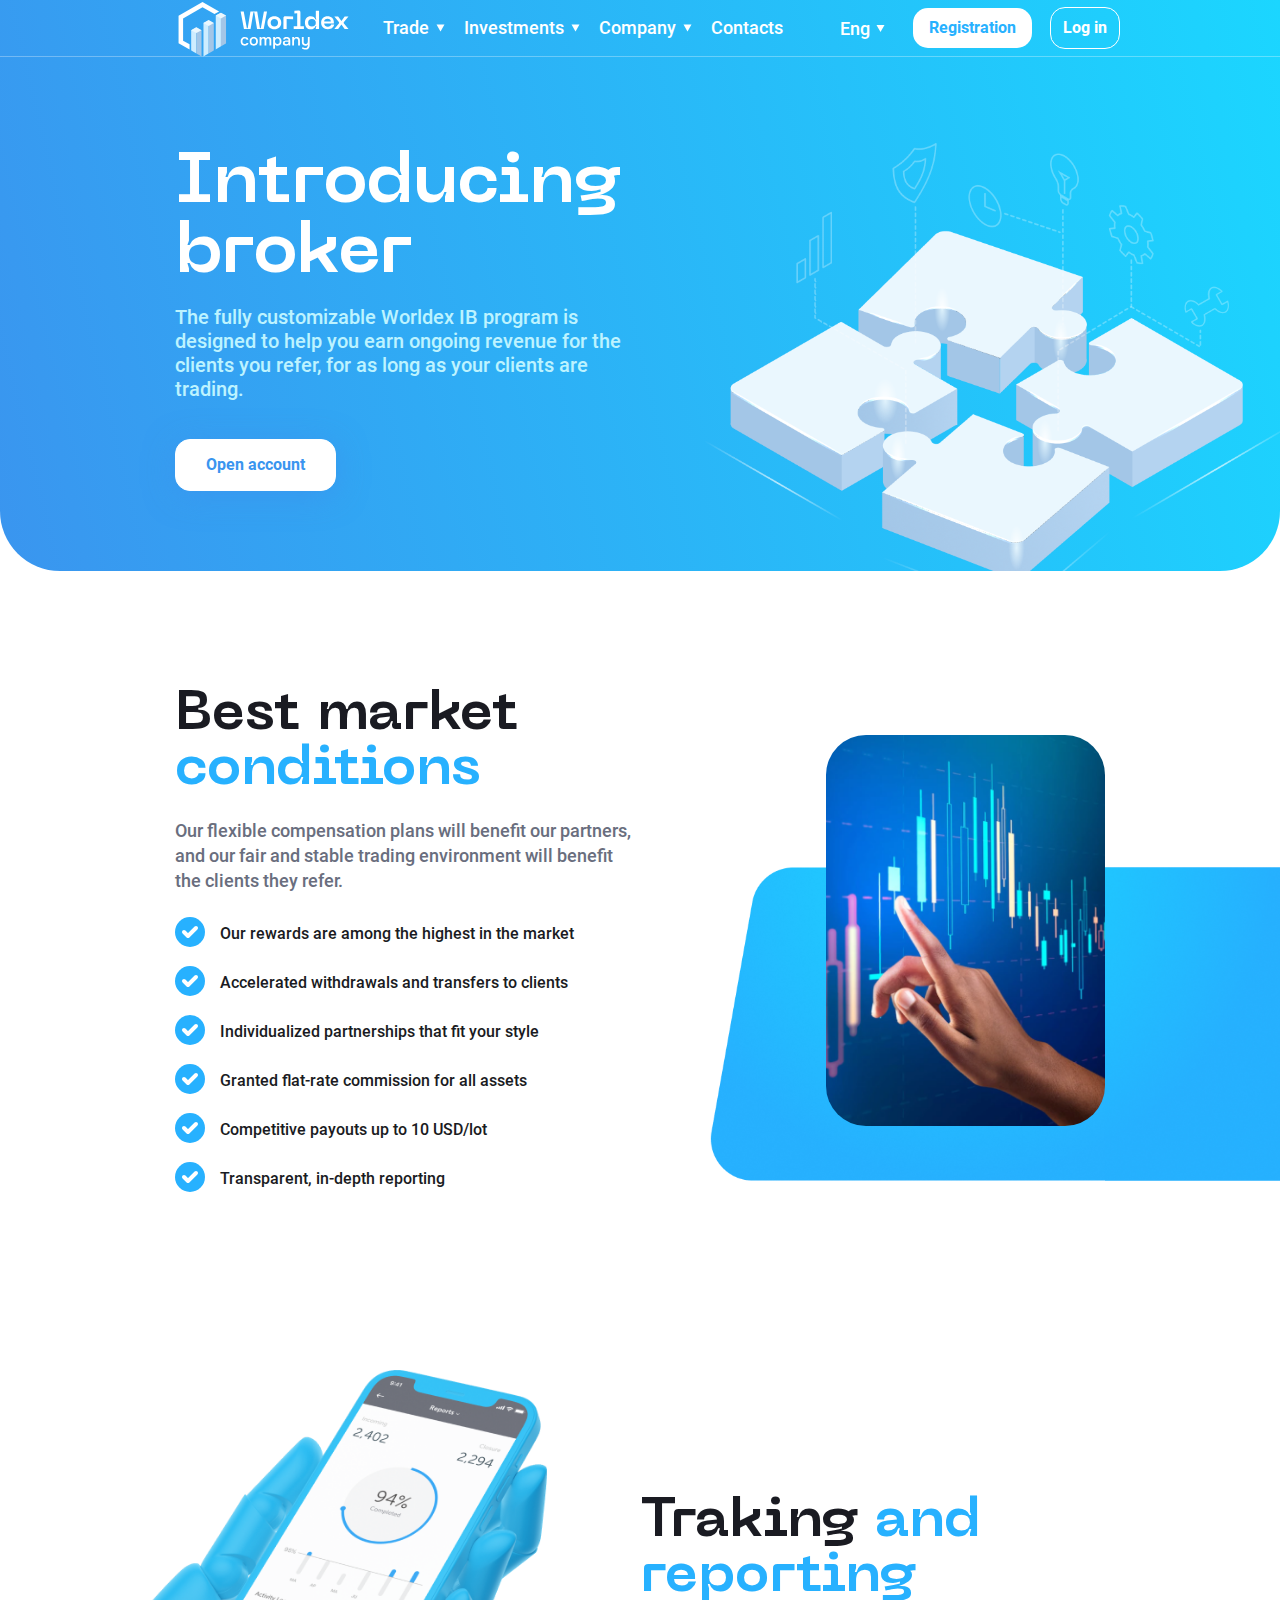
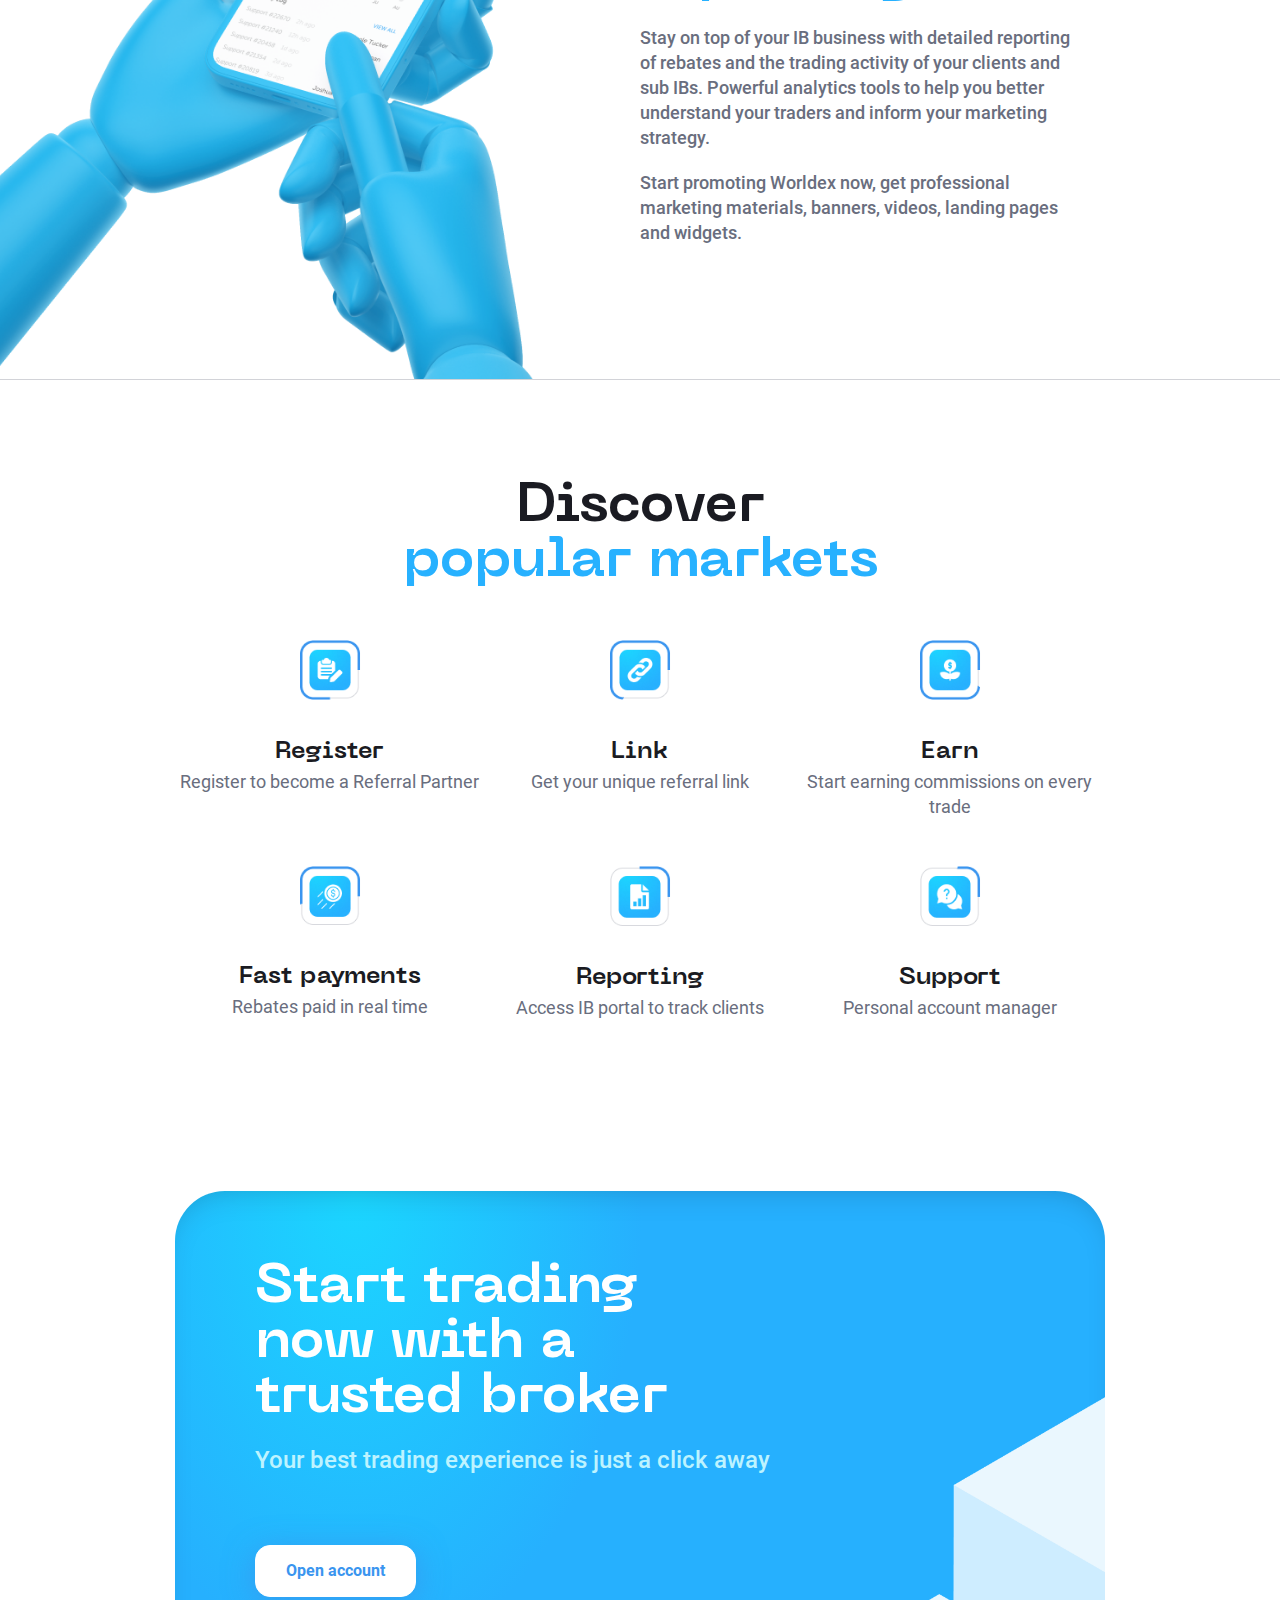
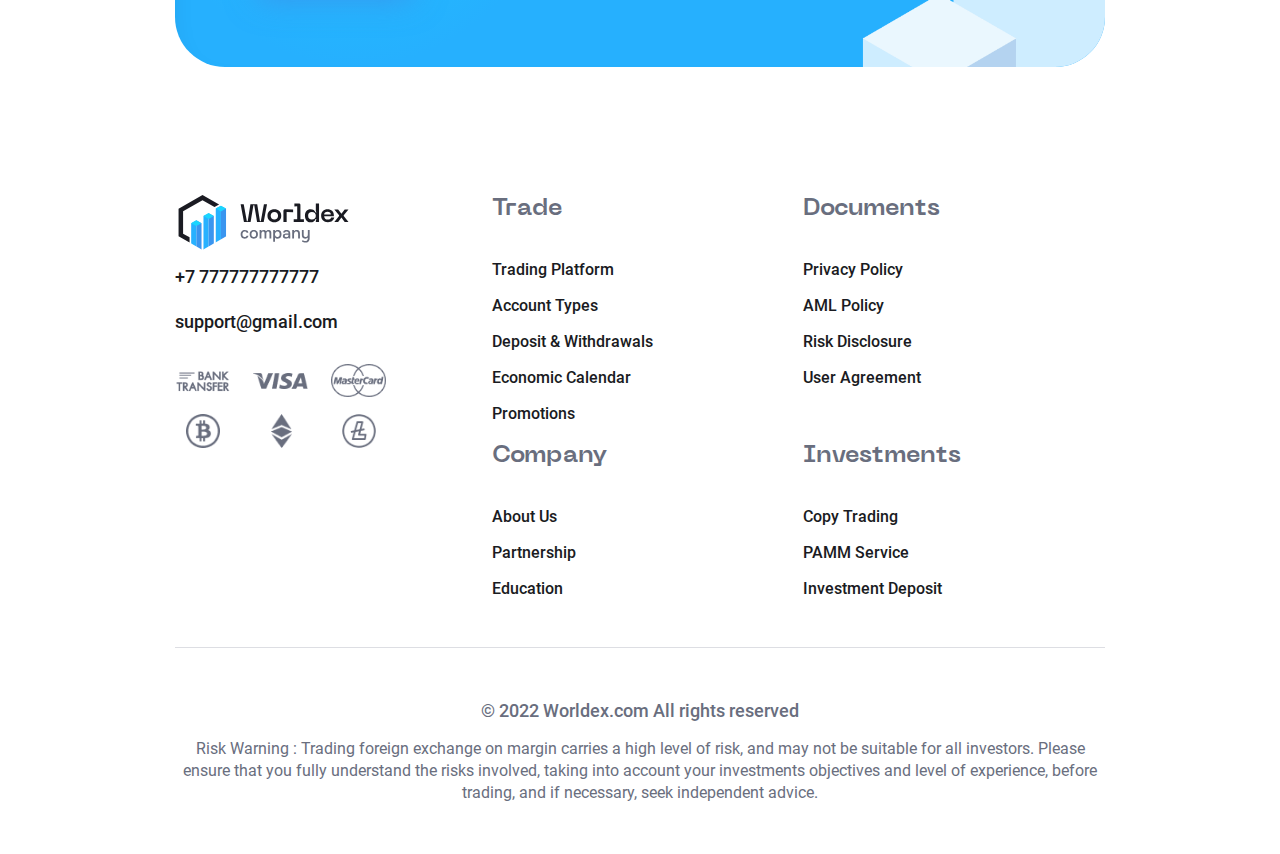
<file: partnerships.html>
<!DOCTYPE html>

<html lang="ru">
	<!--Заголовок страницы, контейнер для других важных данных (не отображается)-->
	<head>
		<!--Заголовок страницы-->
		<title>Worldex</title>
		<link
			rel="icon"
			type="image/x-icon"
			sizes="192x192"
			href="img/icon.png"
		/>
		<!--===============================-->
		<!--Libs-->

			<!--JQ--><script src="libs/jquery.js"></script>

		<!--===============================-->
		<!--Css-->
			<link rel="stylesheet" href="css/style.css" />
		<!--===============================-->
		<meta charset="utf-8">
		<meta name="viewport" content="width=device-width">
		<meta name="format-detection" content="telephone=no">
	</head>
	<!-- Отображаемое тело страницы -->
	<body>
		<div class="wrapper">
			<div class="header-wrapper">
				<header class="header">
					<div class="container">
						<div class="header__body">
							<div class="header__logo header-logo_hover-wrapper">
								<a href="" class="header-logo_hover-link">
									<img src="img/Logo.svg" alt="" class="header-logo_hover-content">
									<img src="img/img-hover/Logo-header.svg" alt="" class="header-logo_hover-img">
								</a>
							</div>
							<nav data-da=".burger-wrapper__bodu, 767, last" class="header__nav">
								<ul data-spollers="767,max" data-one-spoller class="header__list menu__list">
									<li class="header__link _header-list-wrapper">
										<div class="header__link_title menu__link">
											<a href="" class="link-white-hover">Trade</a>
											<span class="header__link_icon _menu__icon"></span>
										</div>
										<button tabindex="-1" type="button" data-spoller class="header-button-mb"></button>
										<ul class="menu__sub-list _menu__wrapper">
											<li>
												<a href="#" class="menu__sub-link link-blek-hover">Trading Platform</a>
											</li>
											<li>
												<a href="#" class="menu__sub-link link-blek-hover">Account Types</a>
											</li>
											<li>
												<a href="#" class="menu__sub-link link-blek-hover">Deposit & Withdrawals</a>
											</li>
											<li>
												<a href="#" class="menu__sub-link link-blek-hover">Economic Calendar</a>
											</li>
											<li>
												<a href="#" class="menu__sub-link link-blek-hover">Promotions</a>
											</li>
										</ul>
									</li>
									<li class="header__link _header-list-wrapper">
										<div class="header__link_title menu__link">
											<a href="" class="link-white-hover">Investments</a>
											<span class="header__link_icon _menu__icon"></span>
										</div>
										<button tabindex="-1" type="button" data-spoller class="header-button-mb"></button>
										<ul class="menu__sub-list _menu__wrapper">
											<li>
												<a href="#" class="menu__sub-link link-blek-hover">Chapter N1</a>
											</li>
											<li>
												<a href="#" class="menu__sub-link link-blek-hover">Chapter N2</a>
											</li>
											<li>
												<a href="#" class="menu__sub-link link-blek-hover">Chapter N3</a>
											</li>
										</ul>
									</li>
									<li class="header__link _header-list-wrapper">
										<div class="header__link_title menu__link">
											<a href="" class="link-white-hover">Company</a>
											<span class="header__link_icon _menu__icon"></span>
										</div>
										<button tabindex="-1" type="button" data-spoller class="header-button-mb"></button>
										<ul class="menu__sub-list _menu__wrapper">
											<li>
												<a href="#" class="menu__sub-link link-blek-hover">Chapter N1</a>
											</li>
											<li>
												<a href="#" class="menu__sub-link link-blek-hover">Chapter N2</a>
											</li>
											<li>
												<a href="#" class="menu__sub-link link-blek-hover">Chapter N3</a>
											</li>
										</ul>
									</li>
									<li class="header__link">
										<a href="" class="menu__link link-white-hover">
											Contacts
										</a>
									</li>
								</ul>
							</nav>
							<div data-da=".burger-wrapper__footer, 767, last" class="header__buton-wrapper">
								<div data-da=".burger-wrapper__heder, 767, last" class="header-langvig _header-languages">
									<div class="header-langvig__title _header-languages__title link-white-hover">
										Eng
									</div>
									<div class="language-content-header__list _header-languages__wrapper">
										<a href="" class="menu__sub-link link-blek-hover">
											EN
										</a>
										<a href="" class="menu__sub-link link-blek-hover">
											RU
										</a>
									</div>
								</div>
								<a href="" class="header__registration button-hover">
									Registration
								</a>
								<a href="" class="header__log-in button-transparent-hover">
									Log in
								</a>
							</div>
							<div class="menu__icon ">
								<span></span>
							</div>
						</div>
					</div>
					<div class="header__burger-wrapper burger-wrapper menu__body">
						<img src="img/footer/Logo.svg" alt="" class="header__burger-img">
						<div class="burger-wrapper__heder">
							
						</div>
						<div class="burger-wrapper__bodu">
							
						</div>
						<div class="burger-wrapper__footer">
							
						</div>
					</div>
				</header>
				<div class="index-bloc index-bloc_partnerships">
					<div class="container">
						<div class="index-bloc__body">
							<div class="index-bloc__title">
								Introducing broker
							</div>
							<div class="index-bloc__text">
								The fully customizable Worldex IB program is designed to help you earn ongoing revenue for the clients you refer, for as long as your clients are trading.
							</div>
							<a href="" class="index-bloc__button button-blu-fon-hover">
								Open account
							</a>
							<img src="img/index-bloc/6.png" alt="" class="index-bloc__img">
						</div>
					</div>
				</div>
			</div>

			<div class="content-blok content-blok_bacgraund-left ">
				<div class="container">
					<div class="content-blok__body">
						<div class="content-blok__wrapper">
							<div class="content-blok__title blok-title blok-title_left">
								Best market
								<span>conditions</span>
							</div>
							<div class="content-blok__text">
								Our flexible compensation plans will benefit our partners, and our fair and stable trading environment will benefit the clients they refer.
							</div>
							<ul class="list">
								<li class="list__link">
									Our rewards are among the highest in the market
								</li>
								<li class="list__link">
									Accelerated withdrawals and transfers to clients
								</li>
								<li class="list__link">
									Individualized partnerships that fit your style
								</li>
								<li class="list__link">
									Granted flat-rate commission for all assets
								</li>
								<li class="list__link">
									Competitive payouts up to 10 USD/lot
								</li>
								<li class="list__link">
									Transparent, in-depth reporting
								</li>
							</ul>
						</div>
						<div class="content-blok__img content-blok__img_right">
							<div class="content-blok__img-content_backgraund ibg">
								<img src="img/content-blok/6.png" alt="">
							</div>
							<img src="img/content-blok/2.png" alt="" class="content-blok__img-line">
							<span class="content-blok__line"></span>
						</div>
					</div>
				</div>
			</div>

			<div class="content-blok content-blok_traking">
				<div class="container">
					<div class="content-blok__body">
						<div class="content-blok__img content-blok__img_left">
							<img src="img/content-blok/7.png" alt="">
						</div>
						<div class="content-blok__wrapper">
							<div class="content-blok__title blok-title blok-title_left">
								Traking
								<span>and reporting</span>
							</div>
							<div class="content-blok__text">
								<p>
									Stay on top of your IB business with detailed reporting of rebates and the trading activity of your clients and sub IBs. Powerful analytics tools to help you better understand your traders and inform your marketing strategy.
								</p>
								<p>
									Start promoting Worldex now, get professional marketing materials, banners, videos, landing pages and widgets.
								</p>
							</div>
						</div>
					</div>
				</div>
			</div>

			<div class="popular-markets popular-markets_partnerships">
				<div class="container">
					<div class="blok-title">
						Discover <br>
						<span>
							popular markets
						</span>
					</div>
					<div class="popular-markets__wrapper">
						<div class="popular-markets__blok">
							<img src="img/popular-markets/7.png" alt="" class="popular-markets__img">
							<div class="popular-markets__title">
								Register
							</div>
							<div class="popular-markets__text">
								Register to become a Referral Partner
							</div>
						</div>
						<div class="popular-markets__blok">
							<img src="img/popular-markets/8.png" alt="" class="popular-markets__img">
							<div class="popular-markets__title">
								Link
							</div>
							<div class="popular-markets__text">
								Get your unique referral link
							</div>
						</div>
						<div class="popular-markets__blok">
							<img src="img/popular-markets/9.png" alt="" class="popular-markets__img">
							<div class="popular-markets__title">
								Earn
							</div>
							<div class="popular-markets__text">
								Start earning commissions on every trade
							</div>
						</div>
						<div class="popular-markets__blok">
							<img src="img/popular-markets/10.png" alt="" class="popular-markets__img">
							<div class="popular-markets__title">
								Fast payments
							</div>
							<div class="popular-markets__text">
								Rebates paid in real time
							</div>
						</div>
						<div class="popular-markets__blok">
							<img src="img/popular-markets/11.png" alt="" class="popular-markets__img">
							<div class="popular-markets__title">
								Reporting
							</div>
							<div class="popular-markets__text">
								Access IB portal to track clients
							</div>
						</div>
						<div class="popular-markets__blok">
							<img src="img/popular-markets/12.png" alt="" class="popular-markets__img">
							<div class="popular-markets__title">
								Support
							</div>
							<div class="popular-markets__text">
								Personal account manager
							</div>
						</div>
					</div>
				</div>
			</div>

			<div class="blok-img">
				<div class="container">
					<div class="blok-img__body">
						<img src="img/blok-img/1.png" alt="" class="blok-img__img">
						<div class="blok-img__title">
							Start trading now with a trusted broker
						</div>
						<div class="blok-img__text">
							Your best trading experience is just a click away
						</div>
						<a href="" class="blok-img__button button-blu-fon-hover">
							Open account
						</a>
					</div>
				</div>
			</div>

			<footer class="footer">
				<div class="container">
					<div class="footer-top">
						<div class="footer__wrapper">
							<div class="footer-contact">
								<div class="footer-contact__logo">
									<a href="" class="foter-logo_hover">
										<img src="img/footer/Logo.svg" alt="">
									</a>
								</div>
								<div class="footer-contact__link">
									<a href="" class="link-blek-hover">
										+7 777777777777 
									</a>
								</div>
								<div class="footer-contact__link">
									<a href="" class="link-blek-hover">
										support@gmail.com
									</a>
								</div>
								<div class="footer-contact__img-list">
									<div class="footer-contact__img-link">
										<a href="" class="footer-contact__img-link_wrapper">
											<img src="img/footer/6.png" alt="" class="footer-contact__img-content">
											<img src="img/img-hover/1.png" alt="" class="footer-contact__img-hover">
										</a>
									</div>
									<div class="footer-contact__img-link">
										<a href="" class="footer-contact__img-link_wrapper">
											<img src="img/footer/1.png" alt="" class="footer-contact__img-content">
											<img src="img/img-hover/2.png" alt="" class="footer-contact__img-hover">
										</a>
									</div>
									<div class="footer-contact__img-link">
										<a href="" class="footer-contact__img-link_wrapper">
											<img src="img/footer/2.png" alt="" class="footer-contact__img-content">
											<img src="img/img-hover/3.png" alt="" class="footer-contact__img-hover">
										</a>
									</div>
									<div class="footer-contact__img-link">
										<a href="" class="footer-contact__img-link_wrapper">
											<img src="img/footer/3.png" alt="" class="footer-contact__img-content">
											<img src="img/img-hover/4.png" alt="" class="footer-contact__img-hover">
										</a>
									</div>
									<div class="footer-contact__img-link">
										<a href="" class="footer-contact__img-link_wrapper">
											<img src="img/footer/4.png" alt="" class="footer-contact__img-content">
											<img src="img/img-hover/5.png" alt="" class="footer-contact__img-hover">
										</a>
									</div>
									<div class="footer-contact__img-link">
										<a href="" class="footer-contact__img-link_wrapper">
											<img src="img/footer/5.png" alt="" class="footer-contact__img-content">
											<img src="img/img-hover/6.png" alt="" class="footer-contact__img-hover">
										</a>
									</div>
								</div>
							</div>
							<div class="footer__list">
								<div class="footer__blok">
									<div class="footer__title">
										Trade
									</div>
									<div class="">
										<div class="footer__link">
											<a href=""  class="link-blek-hover">Trading Platform</a>
										</div>
										<div class="footer__link">
											<a href=""  class="link-blek-hover">Account Types</a>
										</div>
										<div class="footer__link">
											<a href=""  class="link-blek-hover">Deposit & Withdrawals</a>
										</div>
										<div class="footer__link">
											<a href=""  class="link-blek-hover">Economic Calendar</a>
										</div>
										<div class="footer__link">
											<a href=""  class="link-blek-hover">Promotions</a>
										</div>
									</div>
								</div>
								<div class="footer__blok">
									<div class="footer__title">
										Documents
									</div>
									<div class="">
										<div class="footer__link">
											<a href=""  class="link-blek-hover">Privacy Policy</a>
										</div>
										<div class="footer__link">
											<a href=""  class="link-blek-hover">AML Policy</a>
										</div>
										<div class="footer__link">
											<a href=""  class="link-blek-hover">Risk Disclosure</a>
										</div>
										<div class="footer__link">
											<a href=""  class="link-blek-hover">User Agreement</a>
										</div>
									</div>
								</div>
								<div class="footer__blok">
									<div class="footer__title">
										Company
									</div>
									<div class="">
										<div class="footer__link">
											<a href=""  class="link-blek-hover">About Us</a>
										</div>
										<div class="footer__link">
											<a href=""  class="link-blek-hover">Partnership</a>
										</div>
										<div class="footer__link">
											<a href=""  class="link-blek-hover">Education</a>
										</div>
									</div>
								</div>
								<div class="footer__blok">
									<div class="footer__title">
										Investments
									</div>
									<div class="">
										<div class="footer__link">
											<a href=""  class="link-blek-hover">Copy Trading</a>
										</div>
										<div class="footer__link">
											<a href=""  class="link-blek-hover">PAMM Service</a>
										</div>
										<div class="footer__link">
											<a href="" class="link-blek-hover">Investment Deposit</a>
										</div>
									</div>
								</div>
							</div>
						</div>
					</div>
					<div class="footer-bottom">
						<div class="footer-bottom__title">
							© 2022 Worldex.com All rights reserved
						</div>
						<div class="footer-bottom__text">
							Risk Warning : Trading foreign exchange on margin carries a high level of risk, and may not be suitable for all investors. Please ensure that you fully understand the risks involved, taking into account your investments objectives and level of experience, before trading, and if necessary, seek independent advice.
						</div>
					</div>
				</div>
			</footer>
		</div>
		<script src="js/custom.js"></script>
	</body>
</html>
</file>
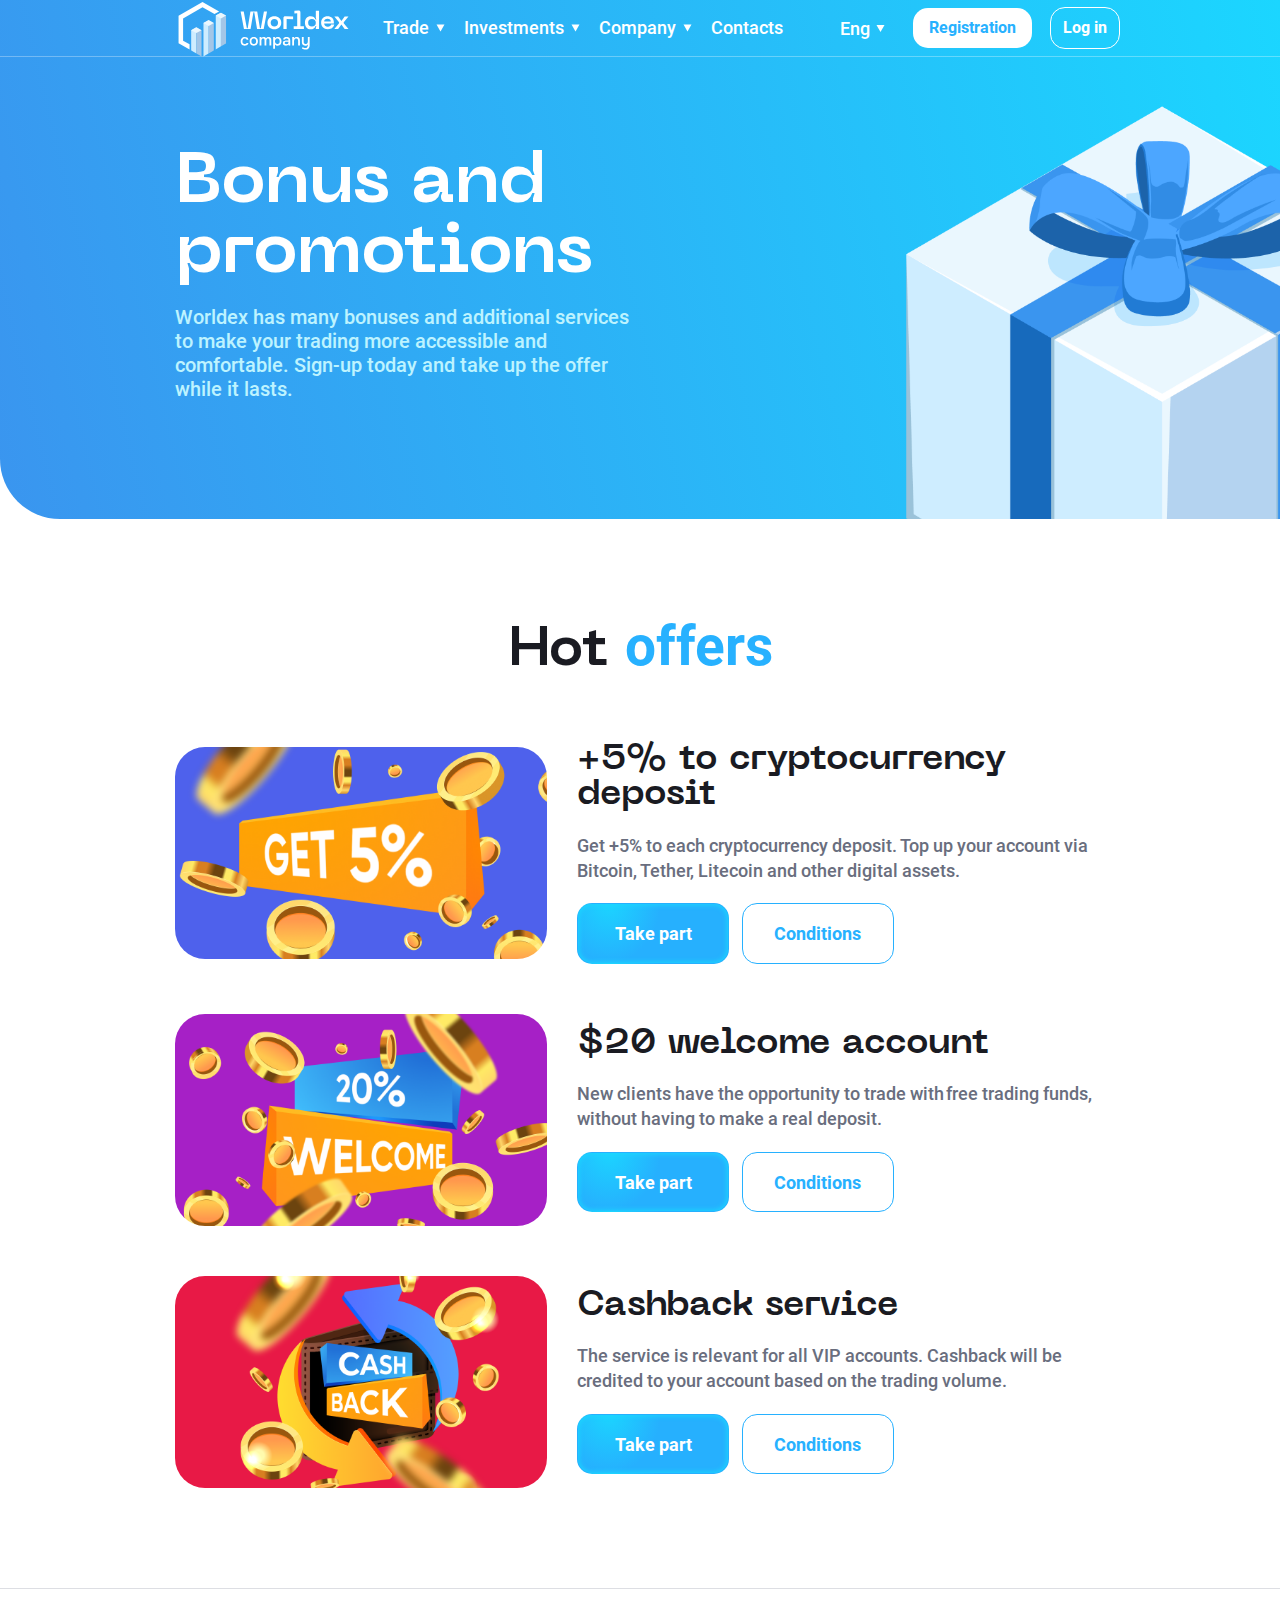
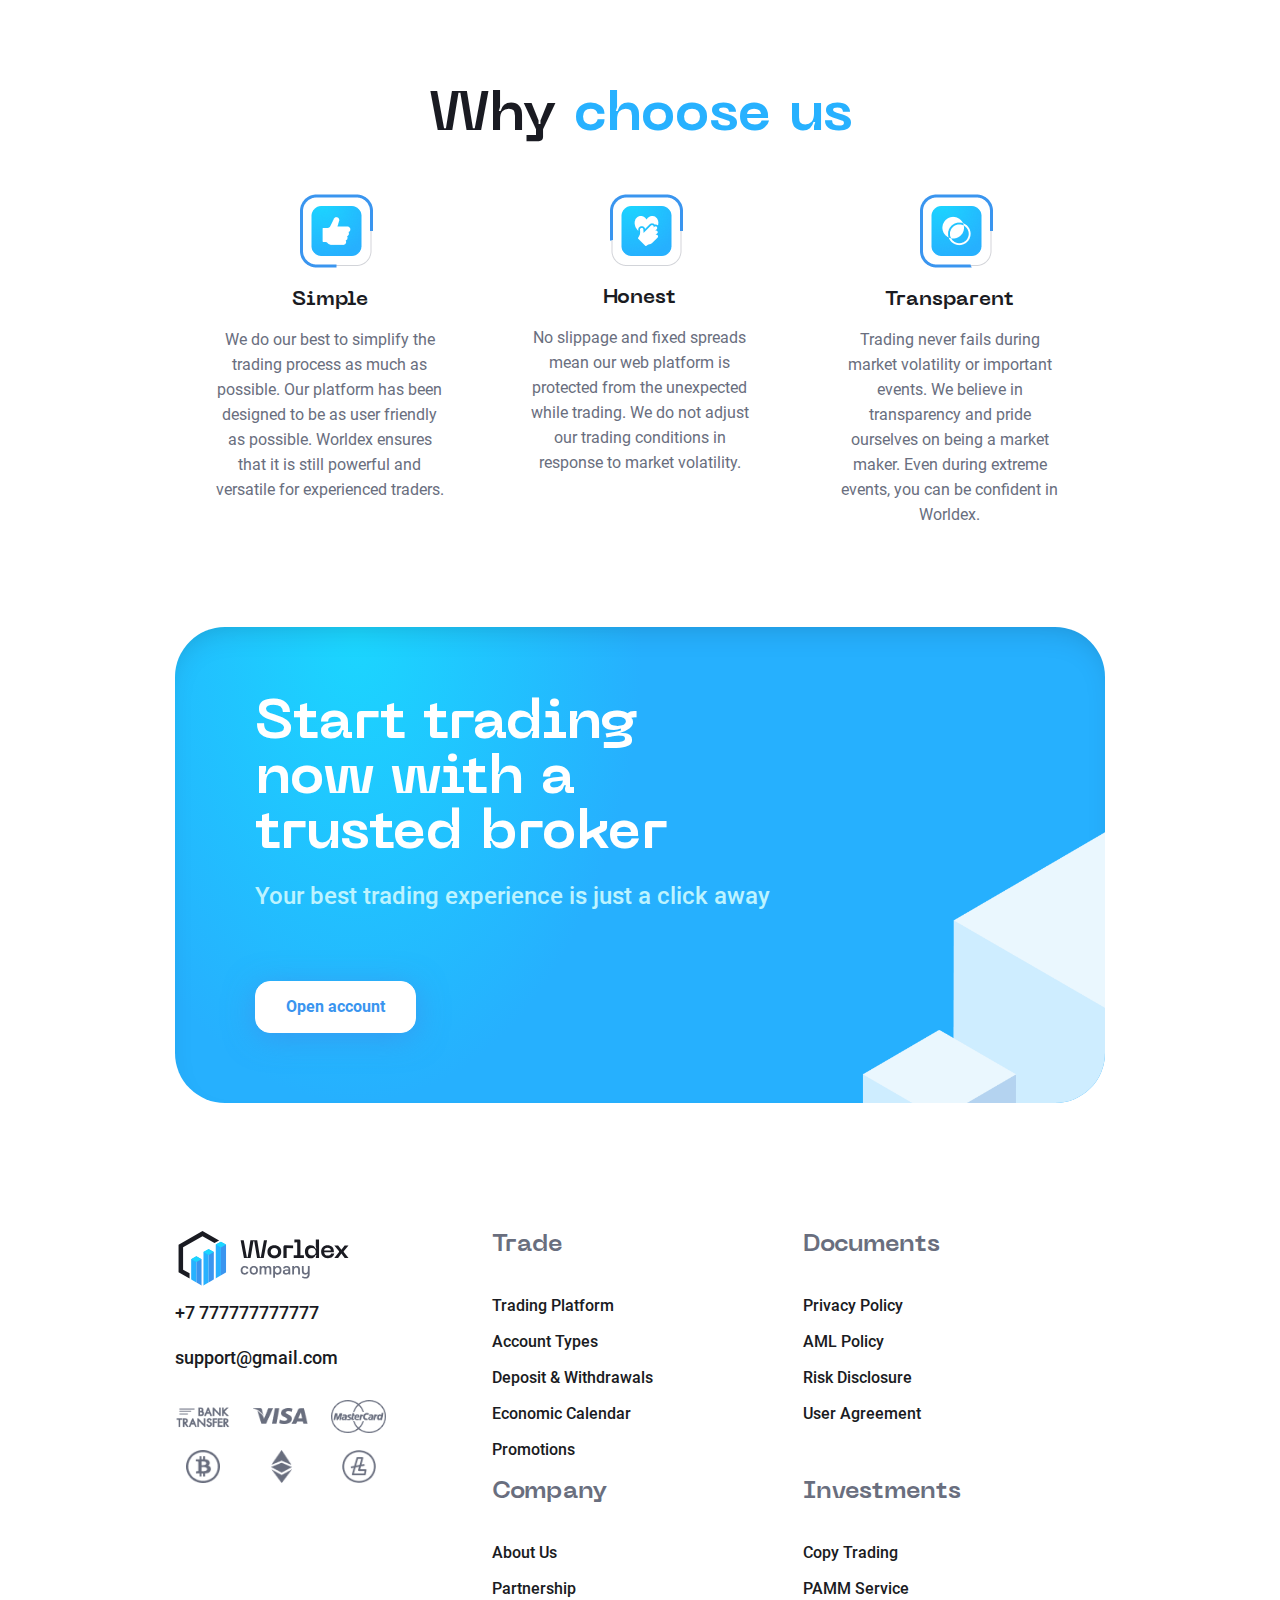
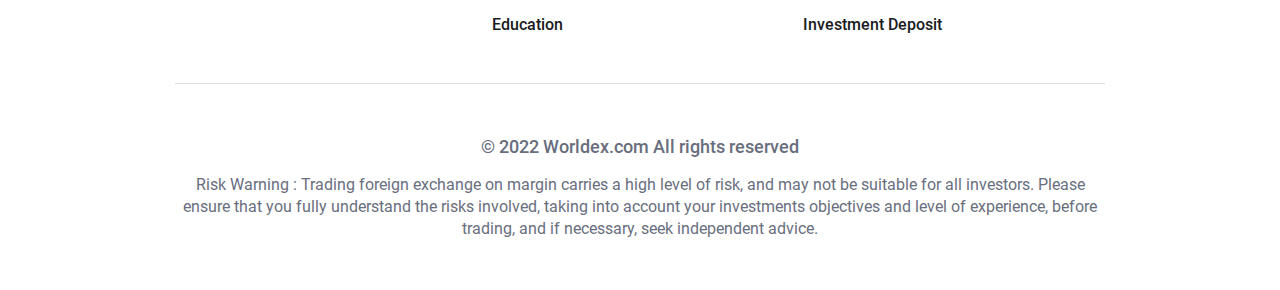
<file: stock.html>
<!DOCTYPE html>

<html lang="ru">
	<!--Заголовок страницы, контейнер для других важных данных (не отображается)-->
	<head>
		<!--Заголовок страницы-->
		<title>stock</title>
		<link
			rel="icon"
			type="image/x-icon"
			sizes="192x192"
			href="img/icon.png"
		/>
		<!--===============================-->
		<!--Libs-->

			<!--JQ--><script src="libs/jquery.js"></script>

		<!--===============================-->
		<!--Css-->
			<link rel="stylesheet" href="css/style.css" />
		<!--===============================-->
		<meta charset="utf-8">
		<meta name="viewport" content="width=device-width">
		<meta name="format-detection" content="telephone=no">
	</head>
	<!-- Отображаемое тело страницы -->
	<body>
		<div class="wrapper">
			<div class="header-wrapper">
				<header class="header">
					<div class="container">
						<div class="header__body">
							<div class="header__logo header-logo_hover-wrapper">
								<a href="" class="header-logo_hover-link">
									<img src="img/Logo.svg" alt="" class="header-logo_hover-content">
									<img src="img/img-hover/Logo-header.svg" alt="" class="header-logo_hover-img">
								</a>
							</div>
							<nav data-da=".burger-wrapper__bodu, 767, last" class="header__nav">
								<ul data-spollers="767,max" data-one-spoller class="header__list menu__list">
									<li class="header__link _header-list-wrapper">
										<div class="header__link_title menu__link">
											<a href="" class="link-white-hover">Trade</a>
											<span class="header__link_icon _menu__icon"></span>
										</div>
										<button tabindex="-1" type="button" data-spoller class="header-button-mb"></button>
										<ul class="menu__sub-list _menu__wrapper">
											<li>
												<a href="#" class="menu__sub-link link-blek-hover">Trading Platform</a>
											</li>
											<li>
												<a href="#" class="menu__sub-link link-blek-hover">Account Types</a>
											</li>
											<li>
												<a href="#" class="menu__sub-link link-blek-hover">Deposit & Withdrawals</a>
											</li>
											<li>
												<a href="#" class="menu__sub-link link-blek-hover">Economic Calendar</a>
											</li>
											<li>
												<a href="#" class="menu__sub-link link-blek-hover">Promotions</a>
											</li>
										</ul>
									</li>
									<li class="header__link _header-list-wrapper">
										<div class="header__link_title menu__link">
											<a href="" class="link-white-hover">Investments</a>
											<span class="header__link_icon _menu__icon"></span>
										</div>
										<button tabindex="-1" type="button" data-spoller class="header-button-mb"></button>
										<ul class="menu__sub-list _menu__wrapper">
											<li>
												<a href="#" class="menu__sub-link link-blek-hover">Chapter N1</a>
											</li>
											<li>
												<a href="#" class="menu__sub-link link-blek-hover">Chapter N2</a>
											</li>
											<li>
												<a href="#" class="menu__sub-link link-blek-hover">Chapter N3</a>
											</li>
										</ul>
									</li>
									<li class="header__link _header-list-wrapper">
										<div class="header__link_title menu__link">
											<a href="" class="link-white-hover">Company</a>
											<span class="header__link_icon _menu__icon"></span>
										</div>
										<button tabindex="-1" type="button" data-spoller class="header-button-mb"></button>
										<ul class="menu__sub-list _menu__wrapper">
											<li>
												<a href="#" class="menu__sub-link link-blek-hover">Chapter N1</a>
											</li>
											<li>
												<a href="#" class="menu__sub-link link-blek-hover">Chapter N2</a>
											</li>
											<li>
												<a href="#" class="menu__sub-link link-blek-hover">Chapter N3</a>
											</li>
										</ul>
									</li>
									<li class="header__link">
										<a href="" class="menu__link link-white-hover">
											Contacts
										</a>
									</li>
								</ul>
							</nav>
							<div data-da=".burger-wrapper__footer, 767, last" class="header__buton-wrapper">
								<div data-da=".burger-wrapper__heder, 767, last" class="header-langvig _header-languages">
									<div class="header-langvig__title _header-languages__title link-white-hover">
										Eng
									</div>
									<div class="language-content-header__list _header-languages__wrapper">
										<a href="" class="menu__sub-link link-blek-hover">
											EN
										</a>
										<a href="" class="menu__sub-link link-blek-hover">
											RU
										</a>
									</div>
								</div>
								<a href="" class="header__registration button-hover">
									Registration
								</a>
								<a href="" class="header__log-in button-transparent-hover">
									Log in
								</a>
							</div>
							<div class="menu__icon ">
								<span></span>
							</div>
						</div>
					</div>
					<div class="header__burger-wrapper burger-wrapper menu__body">
						<img src="img/footer/Logo.svg" alt="" class="header__burger-img">
						<div class="burger-wrapper__heder">
							
						</div>
						<div class="burger-wrapper__bodu">
							
						</div>
						<div class="burger-wrapper__footer">
							
						</div>
					</div>
				</header>
				<div class="index-bloc index-bloc_stock">
					<div class="container">
						<div class="index-bloc__body">
							<div class="index-bloc__title">
								Bonus and promotions
							</div>
							<div class="index-bloc__text">
								Worldex has many bonuses and additional services to make your trading more accessible and comfortable. Sign-up today and take up the offer while it lasts.
							</div>
							<img src="img/index-bloc/10.png" alt="" class="index-bloc__img">
						</div>
					</div>
				</div>
			</div>

			<div class="stock">
				<div class="container">
					<div class="content-blok__title blok-title">
						Hot
						<span>offers</span>
					</div>
					<div class="stock__body">
						<div class="stock-blok">
							<div class="stock-blok__img">
								<div class="stock-blok__img-content ibg">
									<img src="img/stock/1.png" alt="">
								</div>
							</div>
							<div class="stock-blok__content">
								<div class="stock-blok__title">
									+5% to cryptocurrency deposit
								</div>
								<div class="stock-blok__text">
									Get +5% to each cryptocurrency deposit. Top up your account via Bitcoin, Tether, Litecoin and other digital assets.
								</div>
								<div class="stock-button">
									<a href="" class="stock-button__item button-blu-hover stock-button__item_blue">
										Take part
									</a>
									<a href="" class="stock-button__item button-blue-border-hover stock-button__item_transperent">
										Conditions
									</a>
								</div>
							</div>
						</div>
						<div class="stock-blok">
							<div class="stock-blok__img">
								<div class="stock-blok__img-content ibg">
									<img src="img/stock/2.png" alt="">
								</div>
							</div>
							<div class="stock-blok__content">
								<div class="stock-blok__title">
									$20 welcome account
								</div>
								<div class="stock-blok__text">
									New clients have the opportunity to trade with free trading funds, without having to make a real deposit. 
								</div>
								<div class="stock-button">
									<a href="" class="stock-button__item button-blu-hover stock-button__item_blue">
										Take part
									</a>
									<a href="" class="stock-button__item button-blue-border-hover stock-button__item_transperent">
										Conditions
									</a>
								</div>
							</div>
						</div>
						<div class="stock-blok">
							<div class="stock-blok__img">
								<div class="stock-blok__img-content ibg">
									<img src="img/stock/3.png" alt="">
								</div>
							</div>
							<div class="stock-blok__content">
								<div class="stock-blok__title">
									Cashback service
								</div>
								<div class="stock-blok__text">
									The service is relevant for all VIP accounts. Cashback will be credited to your account based on the trading volume.
								</div>
								<div class="stock-button">
									<a href="" class="stock-button__item button-blu-hover stock-button__item_blue">
										Take part
									</a>
									<a href="" class="stock-button__item button-blue-border-hover stock-button__item_transperent">
										Conditions
									</a>
								</div>
							</div>
						</div>
					</div>
				</div>
			</div>

			<div class="blok-img-list blok-img-list_no-border">
				<div class="container">
					<div class="blok-title">
						Why
						<span>
							choose us
						</span>
					</div>
					<div class="blok-img-list__body">
						<div class="blok-img-list__blok">
							<div class="blok-img-list__img">
								<img src="img/blok-img-list/4.png" alt="">
							</div>
							<div class="blok-img-list__title">
								Simple
							</div>
							<div class="blok-img-list__text">
								We do our best to simplify the trading process as much as possible. Our platform has been designed to be as user friendly as possible. Worldex ensures that it is still powerful and versatile for experienced traders.
							</div>
						</div>
						<div class="blok-img-list__blok">
							<div class="blok-img-list__img">
								<img src="img/blok-img-list/5.png" alt="">
							</div>
							<div class="blok-img-list__title">
								Honest
							</div>
							<div class="blok-img-list__text">
								No slippage and fixed spreads mean our web platform is protected from the unexpected while trading. We do not adjust our trading conditions in response to market volatility.
							</div>
						</div>
						<div class="blok-img-list__blok">
							<div class="blok-img-list__img">
								<img src="img/blok-img-list/6.png" alt="">
							</div>
							<div class="blok-img-list__title">
								Transparent
							</div>
							<div class="blok-img-list__text">
								Trading never fails during market volatility or important events. We believe in transparency and pride ourselves on being a market maker. Even during extreme events, you can be confident in Worldex.
							</div>
						</div>
					</div>
				</div>
			</div>

			<div class="blok-img blok-img_no-pading-top">
				<div class="container">
					<div class="blok-img__body">
						<img src="img/blok-img/1.png" alt="" class="blok-img__img">
						<div class="blok-img__title">
							Start trading now with a trusted broker
						</div>
						<div class="blok-img__text">
							Your best trading experience is just a click away
						</div>
						<a href="" class="blok-img__button button-blu-fon-hover">
							Open account
						</a>
					</div>
				</div>
			</div>

			<footer class="footer">
				<div class="container">
					<div class="footer-top">
						<div class="footer__wrapper">
							<div class="footer-contact">
								<div class="footer-contact__logo">
									<a href="" class="foter-logo_hover">
										<img src="img/footer/Logo.svg" alt="">
									</a>
								</div>
								<div class="footer-contact__link">
									<a href="" class="link-blek-hover">
										+7 777777777777 
									</a>
								</div>
								<div class="footer-contact__link">
									<a href="" class="link-blek-hover">
										support@gmail.com
									</a>
								</div>
								<div class="footer-contact__img-list">
									<div class="footer-contact__img-link">
										<a href="" class="footer-contact__img-link_wrapper">
											<img src="img/footer/6.png" alt="" class="footer-contact__img-content">
											<img src="img/img-hover/1.png" alt="" class="footer-contact__img-hover">
										</a>
									</div>
									<div class="footer-contact__img-link">
										<a href="" class="footer-contact__img-link_wrapper">
											<img src="img/footer/1.png" alt="" class="footer-contact__img-content">
											<img src="img/img-hover/2.png" alt="" class="footer-contact__img-hover">
										</a>
									</div>
									<div class="footer-contact__img-link">
										<a href="" class="footer-contact__img-link_wrapper">
											<img src="img/footer/2.png" alt="" class="footer-contact__img-content">
											<img src="img/img-hover/3.png" alt="" class="footer-contact__img-hover">
										</a>
									</div>
									<div class="footer-contact__img-link">
										<a href="" class="footer-contact__img-link_wrapper">
											<img src="img/footer/3.png" alt="" class="footer-contact__img-content">
											<img src="img/img-hover/4.png" alt="" class="footer-contact__img-hover">
										</a>
									</div>
									<div class="footer-contact__img-link">
										<a href="" class="footer-contact__img-link_wrapper">
											<img src="img/footer/4.png" alt="" class="footer-contact__img-content">
											<img src="img/img-hover/5.png" alt="" class="footer-contact__img-hover">
										</a>
									</div>
									<div class="footer-contact__img-link">
										<a href="" class="footer-contact__img-link_wrapper">
											<img src="img/footer/5.png" alt="" class="footer-contact__img-content">
											<img src="img/img-hover/6.png" alt="" class="footer-contact__img-hover">
										</a>
									</div>
								</div>
							</div>
							<div class="footer__list">
								<div class="footer__blok">
									<div class="footer__title">
										Trade
									</div>
									<div class="">
										<div class="footer__link">
											<a href=""  class="link-blek-hover">Trading Platform</a>
										</div>
										<div class="footer__link">
											<a href=""  class="link-blek-hover">Account Types</a>
										</div>
										<div class="footer__link">
											<a href=""  class="link-blek-hover">Deposit & Withdrawals</a>
										</div>
										<div class="footer__link">
											<a href=""  class="link-blek-hover">Economic Calendar</a>
										</div>
										<div class="footer__link">
											<a href=""  class="link-blek-hover">Promotions</a>
										</div>
									</div>
								</div>
								<div class="footer__blok">
									<div class="footer__title">
										Documents
									</div>
									<div class="">
										<div class="footer__link">
											<a href=""  class="link-blek-hover">Privacy Policy</a>
										</div>
										<div class="footer__link">
											<a href=""  class="link-blek-hover">AML Policy</a>
										</div>
										<div class="footer__link">
											<a href=""  class="link-blek-hover">Risk Disclosure</a>
										</div>
										<div class="footer__link">
											<a href=""  class="link-blek-hover">User Agreement</a>
										</div>
									</div>
								</div>
								<div class="footer__blok">
									<div class="footer__title">
										Company
									</div>
									<div class="">
										<div class="footer__link">
											<a href=""  class="link-blek-hover">About Us</a>
										</div>
										<div class="footer__link">
											<a href=""  class="link-blek-hover">Partnership</a>
										</div>
										<div class="footer__link">
											<a href=""  class="link-blek-hover">Education</a>
										</div>
									</div>
								</div>
								<div class="footer__blok">
									<div class="footer__title">
										Investments
									</div>
									<div class="">
										<div class="footer__link">
											<a href=""  class="link-blek-hover">Copy Trading</a>
										</div>
										<div class="footer__link">
											<a href=""  class="link-blek-hover">PAMM Service</a>
										</div>
										<div class="footer__link">
											<a href="" class="link-blek-hover">Investment Deposit</a>
										</div>
									</div>
								</div>
							</div>
						</div>
					</div>
					<div class="footer-bottom">
						<div class="footer-bottom__title">
							© 2022 Worldex.com All rights reserved
						</div>
						<div class="footer-bottom__text">
							Risk Warning : Trading foreign exchange on margin carries a high level of risk, and may not be suitable for all investors. Please ensure that you fully understand the risks involved, taking into account your investments objectives and level of experience, before trading, and if necessary, seek independent advice.
						</div>
					</div>
				</div>
			</footer>
		</div>
		<script src="js/custom.js"></script>
	</body>
</html>
</file>
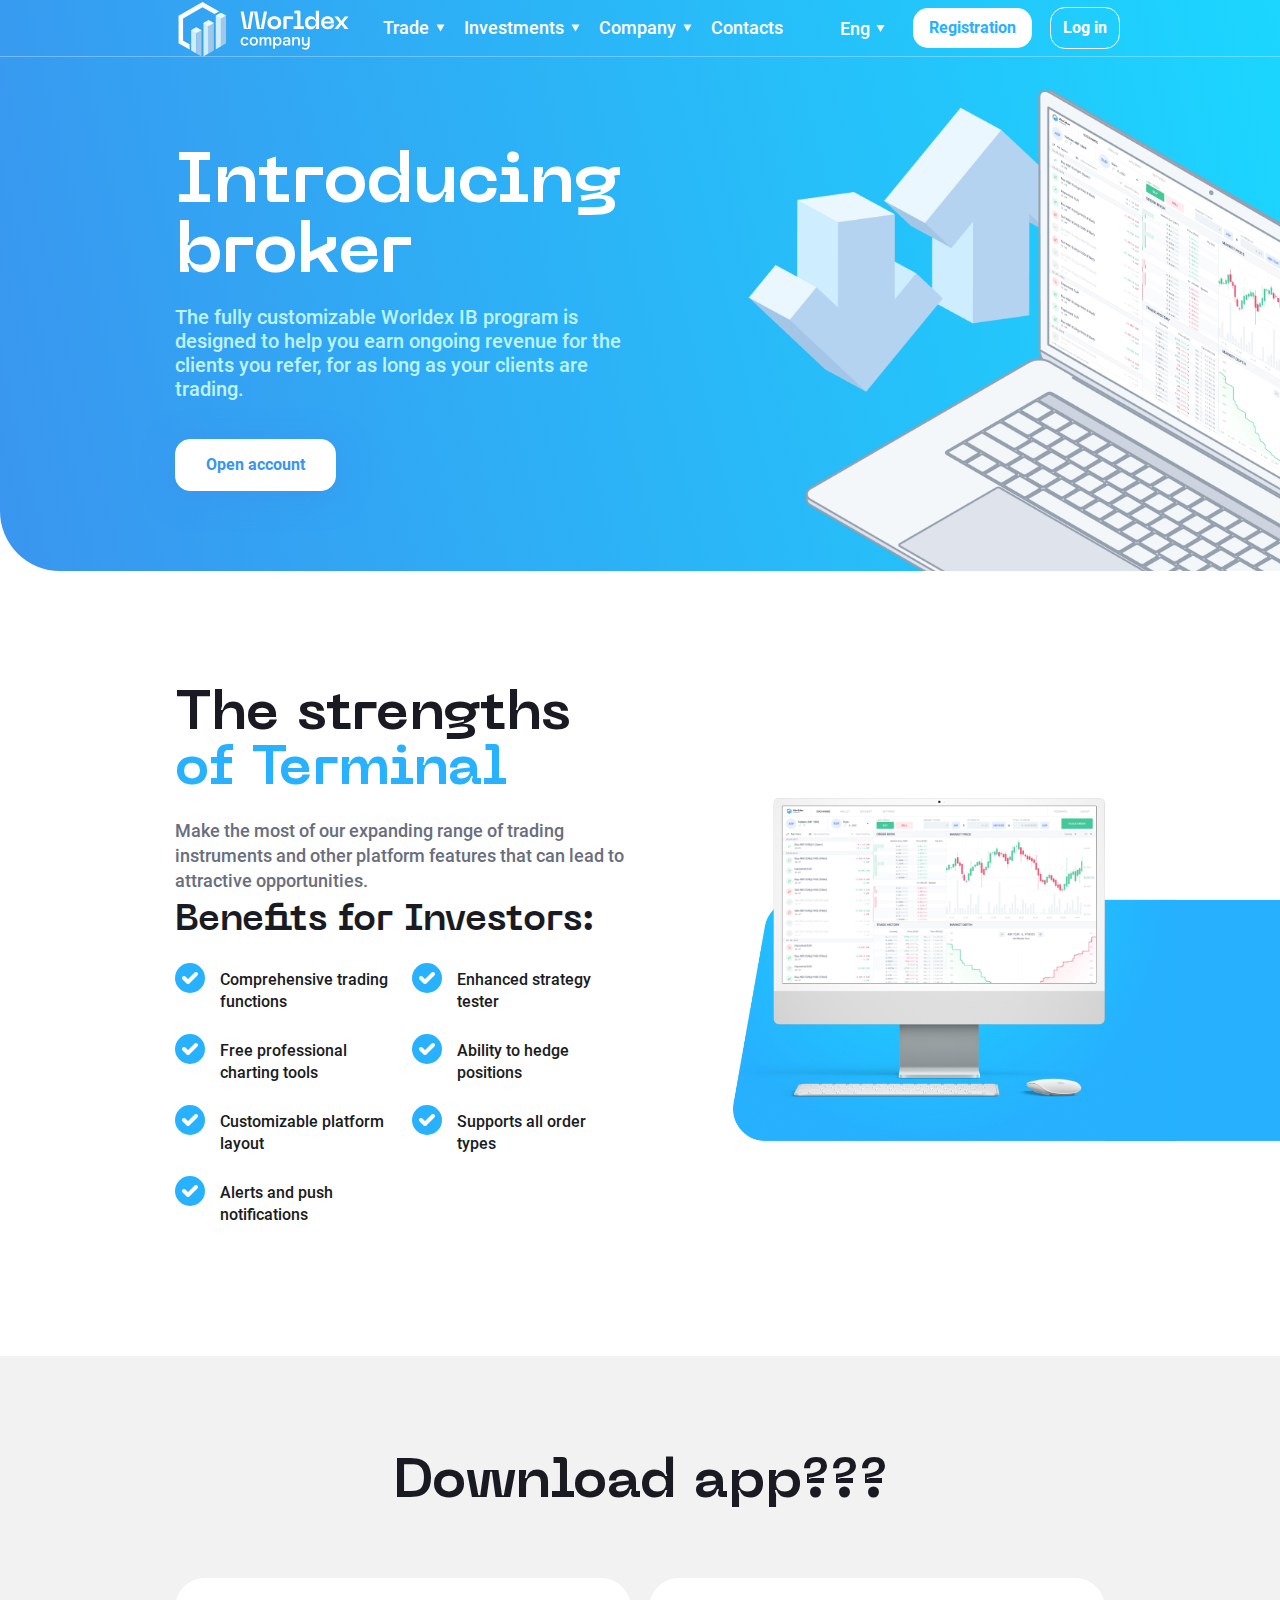
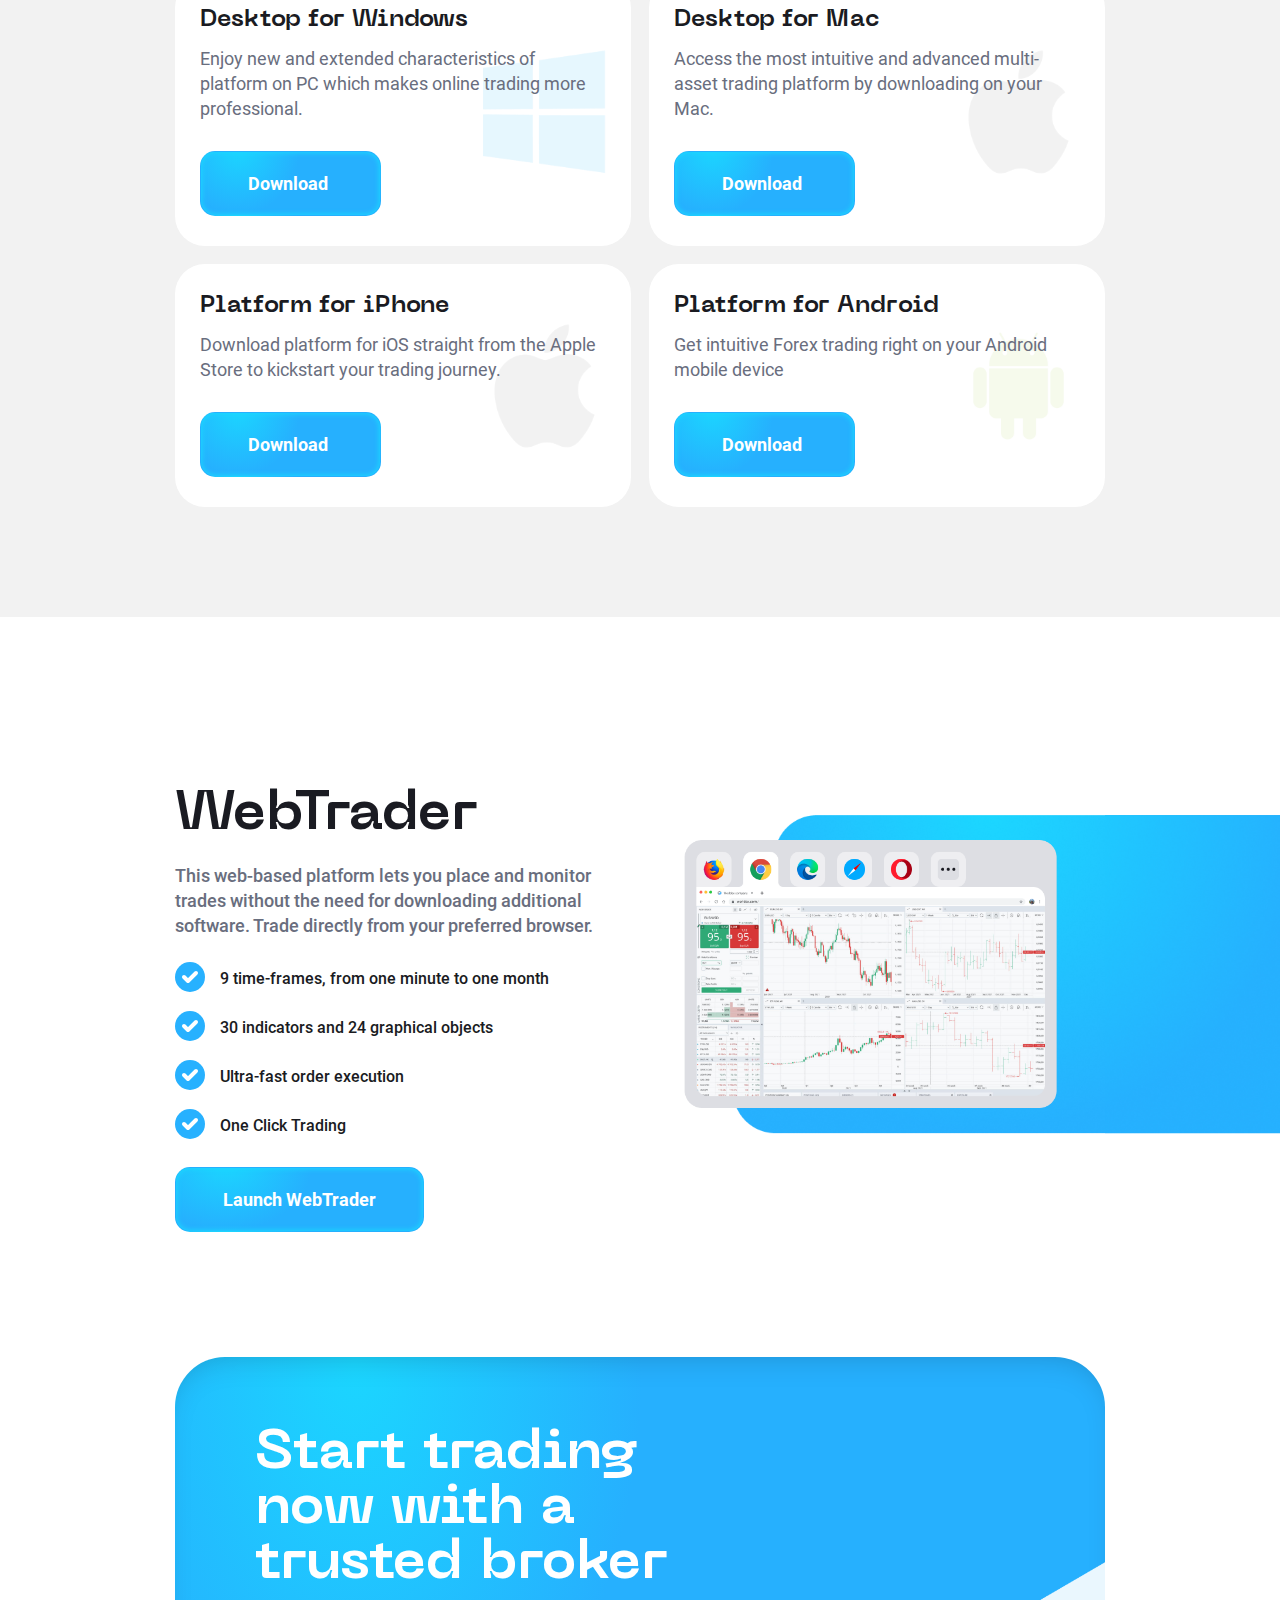
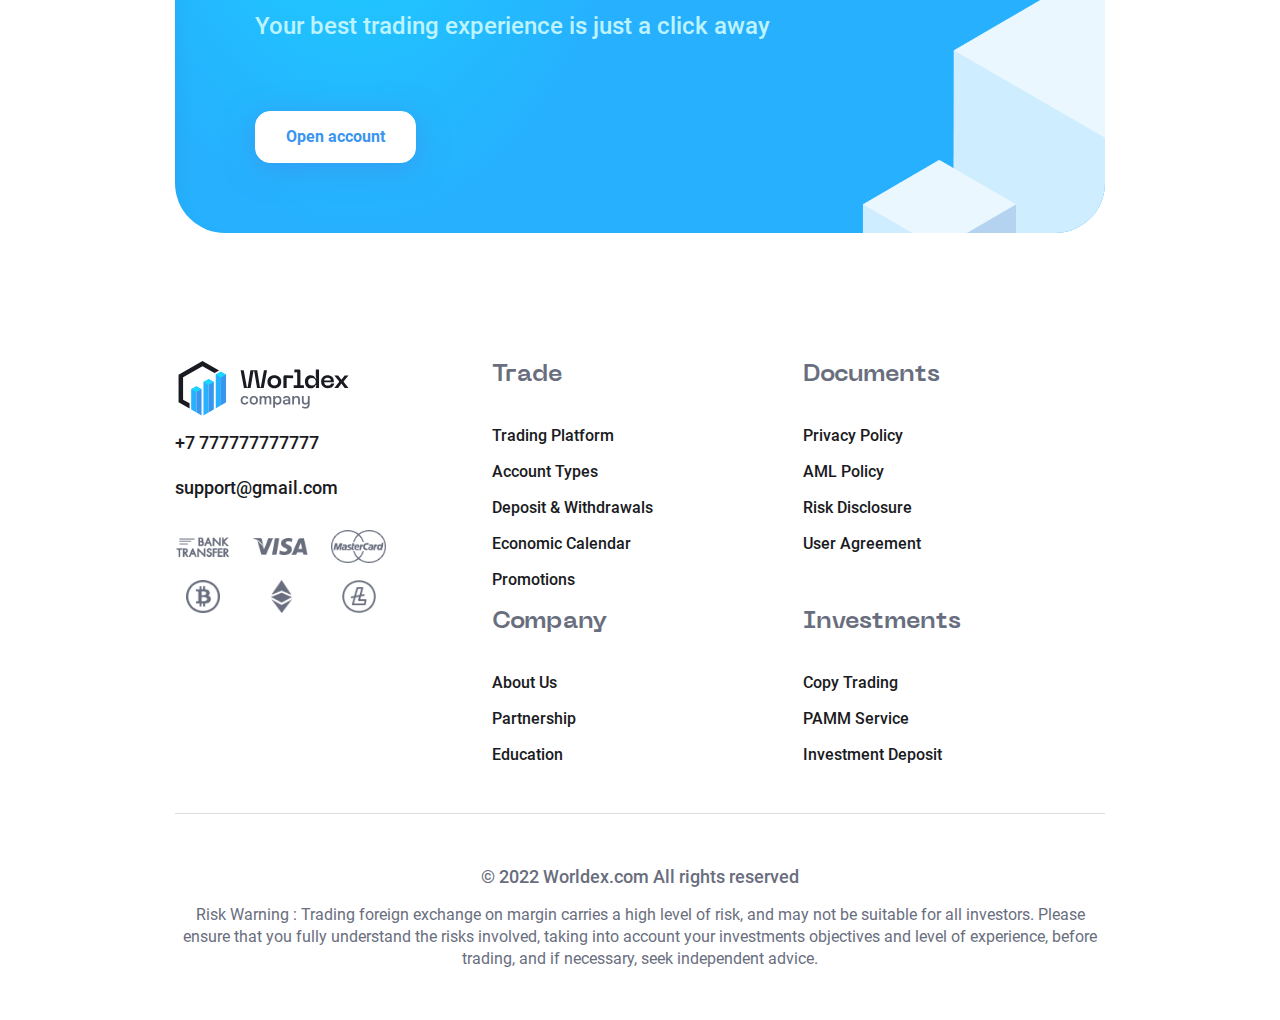
<file: tradingPlatform.html>
<!DOCTYPE html>

<html lang="ru">
	<!--Заголовок страницы, контейнер для других важных данных (не отображается)-->
	<head>
		<!--Заголовок страницы-->
		<title>Worldex</title>
		<link
			rel="icon"
			type="image/x-icon"
			sizes="192x192"
			href="img/icon.png"
		/>
		<!--===============================-->
		<!--Libs-->

			<!--JQ--><script src="libs/jquery.js"></script>

		<!--===============================-->
		<!--Css-->
			<link rel="stylesheet" href="css/style.css" />
		<!--===============================-->
		<meta charset="utf-8">
		<meta name="viewport" content="width=device-width">
		<meta name="format-detection" content="telephone=no">
	</head>
	<!-- Отображаемое тело страницы -->
	<body>
		<div class="wrapper">
			<div class="header-wrapper">
				<header class="header">
					<div class="container">
						<div class="header__body">
							<div class="header__logo header-logo_hover-wrapper">
								<a href="" class="header-logo_hover-link">
									<img src="img/Logo.svg" alt="" class="header-logo_hover-content">
									<img src="img/img-hover/Logo-header.svg" alt="" class="header-logo_hover-img">
								</a>
							</div>
							<nav data-da=".burger-wrapper__bodu, 767, last" class="header__nav">
								<ul data-spollers="767,max" data-one-spoller class="header__list menu__list">
									<li class="header__link _header-list-wrapper">
										<div class="header__link_title menu__link">
											<a href="" class="link-white-hover">Trade</a>
											<span class="header__link_icon _menu__icon"></span>
										</div>
										<button tabindex="-1" type="button" data-spoller class="header-button-mb"></button>
										<ul class="menu__sub-list _menu__wrapper">
											<li>
												<a href="#" class="menu__sub-link link-blek-hover">Trading Platform</a>
											</li>
											<li>
												<a href="#" class="menu__sub-link link-blek-hover">Account Types</a>
											</li>
											<li>
												<a href="#" class="menu__sub-link link-blek-hover">Deposit & Withdrawals</a>
											</li>
											<li>
												<a href="#" class="menu__sub-link link-blek-hover">Economic Calendar</a>
											</li>
											<li>
												<a href="#" class="menu__sub-link link-blek-hover">Promotions</a>
											</li>
										</ul>
									</li>
									<li class="header__link _header-list-wrapper">
										<div class="header__link_title menu__link">
											<a href="" class="link-white-hover">Investments</a>
											<span class="header__link_icon _menu__icon"></span>
										</div>
										<button tabindex="-1" type="button" data-spoller class="header-button-mb"></button>
										<ul class="menu__sub-list _menu__wrapper">
											<li>
												<a href="#" class="menu__sub-link link-blek-hover">Chapter N1</a>
											</li>
											<li>
												<a href="#" class="menu__sub-link link-blek-hover">Chapter N2</a>
											</li>
											<li>
												<a href="#" class="menu__sub-link link-blek-hover">Chapter N3</a>
											</li>
										</ul>
									</li>
									<li class="header__link _header-list-wrapper">
										<div class="header__link_title menu__link">
											<a href="" class="link-white-hover">Company</a>
											<span class="header__link_icon _menu__icon"></span>
										</div>
										<button tabindex="-1" type="button" data-spoller class="header-button-mb"></button>
										<ul class="menu__sub-list _menu__wrapper">
											<li>
												<a href="#" class="menu__sub-link link-blek-hover">Chapter N1</a>
											</li>
											<li>
												<a href="#" class="menu__sub-link link-blek-hover">Chapter N2</a>
											</li>
											<li>
												<a href="#" class="menu__sub-link link-blek-hover">Chapter N3</a>
											</li>
										</ul>
									</li>
									<li class="header__link">
										<a href="" class="menu__link link-white-hover">
											Contacts
										</a>
									</li>
								</ul>
							</nav>
							<div data-da=".burger-wrapper__footer, 767, last" class="header__buton-wrapper">
								<div data-da=".burger-wrapper__heder, 767, last" class="header-langvig _header-languages">
									<div class="header-langvig__title _header-languages__title link-white-hover">
										Eng
									</div>
									<div class="language-content-header__list _header-languages__wrapper">
										<a href="" class="menu__sub-link link-blek-hover">
											EN
										</a>
										<a href="" class="menu__sub-link link-blek-hover">
											RU
										</a>
									</div>
								</div>
								<a href="" class="header__registration button-hover">
									Registration
								</a>
								<a href="" class="header__log-in button-transparent-hover">
									Log in
								</a>
							</div>
							<div class="menu__icon ">
								<span></span>
							</div>
						</div>
					</div>
					<div class="header__burger-wrapper burger-wrapper menu__body">
						<img src="img/footer/Logo.svg" alt="" class="header__burger-img">
						<div class="burger-wrapper__heder">
							
						</div>
						<div class="burger-wrapper__bodu">
							
						</div>
						<div class="burger-wrapper__footer">
							
						</div>
					</div>
				</header>
				<div class="index-bloc index-bloc_tradingPlatform">
					<div class="container">
						<div class="index-bloc__body">
							<div class="index-bloc__title">
								Introducing broker
							</div>
							<div class="index-bloc__text">
								The fully customizable Worldex IB program is designed to help you earn ongoing revenue for the clients you refer, for as long as your clients are trading.
							</div>
							<a href="" class="index-bloc__button button-blu-fon-hover">
								Open account
							</a>
							<img src="img/index-bloc/8.png" alt="" class="index-bloc__img">
						</div>
					</div>
				</div>
			</div>

			<div class="content-blok content-blok_bacgraund-left content-blok_tradingPlatform">
				<div class="container">
					<div class="content-blok__body">
						<div class="content-blok__wrapper">
							<div class="content-blok__title blok-title blok-title_left">
								The strengths <br>
								<span>of Terminal</span>
							</div>
							<div class="content-blok__text">
								Make the most of our expanding range of trading instruments and other platform features that can lead to attractive opportunities.
							</div>
							<div class="content-blok__sub-title">
								Benefits for Investors:
							</div>
							<ul class="list list_twu-column">
								<li class="list__link">
									Comprehensive trading functions
								</li>
								<li class="list__link">
									Enhanced strategy tester
								</li>
								<li class="list__link">
									Free professional charting tools
								</li>
								<li class="list__link">
									Ability to hedge positions
								</li>
								<li class="list__link">
									Customizable platform layout
								</li>
								<li class="list__link">
									Supports all order types
								</li>
								<li class="list__link">
									Alerts and push notifications
								</li>
							</ul>
						</div>
						<div class="content-blok__img content-blok__img_right">
							<img src="img/content-blok/9.png" alt="" class="content-blok__img-content">
							<img src="img/content-blok/2.png" alt="" class="content-blok__img-line">
							<span class="content-blok__line"></span>
						</div>
					</div>
				</div>
			</div>

			<div class="download-app">
				<div class="container">
					<div class="content-blok__title blok-title ">
						Download app???
					</div>
					<div class="download-app__body">
						<div class="download-app__blok">
							<div class="download-app__title">
								Desktop for Windows
							</div>
							<div class="download-app__text">
								Enjoy new and extended characteristics of platform on PC which makes online trading more professional.
							</div>
							<a href="" class="download-app__button button-blu-hover">
								Download
							</a>
							<img src="img/download-app/1.png" alt="" class="download-app__img">
						</div>
						<div class="download-app__blok">
							<div class="download-app__title">
								Desktop for Mac
							</div>
							<div class="download-app__text">
								Access the most intuitive and advanced multi-asset trading platform by downloading on your Mac.
							</div>
							<a href="" class="download-app__button button-blu-hover">
								Download
							</a>
							<img src="img/download-app/2.png" alt="" class="download-app__img">
						</div>
						<div class="download-app__blok">
							<div class="download-app__title">
								Platform for iPhone
							</div>
							<div class="download-app__text">
								Download platform for iOS straight from the Apple Store to kickstart your trading journey.
							</div>
							<a href="" class="download-app__button button-blu-hover">
								Download
							</a>
							<img src="img/download-app/2.png" alt="" class="download-app__img">
						</div>
						<div class="download-app__blok">
							<div class="download-app__title">
								Platform for Android
							</div>
							<div class="download-app__text">
								Get intuitive Forex trading right on your Android mobile device 
							</div>
							<a href="" class="download-app__button button-blu-hover">
								Download
							</a>
							<img src="img/download-app/3.png" alt="" class="download-app__img">
						</div>
					</div>
				</div>
			</div>

			<div class="content-blok content-blok_webTrader">
				<div class="container">
					<div class="content-blok__body content-blok__body_center">
						<div class="content-blok__wrapper">
							<div class="content-blok__title blok-title blok-title_left">
								WebTrader
							</div>
							<div class="content-blok__text">
								This web-based platform lets you place and monitor trades without the need for downloading additional software. Trade directly from your preferred browser.
							</div>
							<ul class="list">
								<li class="list__link">
									9 time-frames, from one minute to one month
								</li>
								<li class="list__link">
									30 indicators and 24 graphical objects
								</li>
								<li class="list__link">
									Ultra-fast order execution
								</li>
								<li class="list__link">
									One Click Trading
								</li>
							</ul>
							<a href="" class="content-blok__button button-blu-hover">
								Launch WebTrader
							</a>
						</div>
						<div class="content-blok__img content-blok__img_right">
							<img src="img/content-blok/10.png" alt="" class="content-blok__img-content">
							<img src="img/content-blok/2.png" alt="" class="content-blok__img-line">
							<span class="content-blok__line"></span>
						</div>
					</div>
				</div>
			</div>

			<div class="blok-img">
				<div class="container">
					<div class="blok-img__body">
						<img src="img/blok-img/1.png" alt="" class="blok-img__img">
						<div class="blok-img__title">
							Start trading now with a trusted broker
						</div>
						<div class="blok-img__text">
							Your best trading experience is just a click away
						</div>
						<a href="" class="blok-img__button button-blu-fon-hover">
							Open account
						</a>
					</div>
				</div>
			</div>

			<footer class="footer">
				<div class="container">
					<div class="footer-top">
						<div class="footer__wrapper">
							<div class="footer-contact">
								<div class="footer-contact__logo">
									<a href="" class="foter-logo_hover">
										<img src="img/footer/Logo.svg" alt="">
									</a>
								</div>
								<div class="footer-contact__link">
									<a href="" class="link-blek-hover">
										+7 777777777777 
									</a>
								</div>
								<div class="footer-contact__link">
									<a href="" class="link-blek-hover">
										support@gmail.com
									</a>
								</div>
								<div class="footer-contact__img-list">
									<div class="footer-contact__img-link">
										<a href="" class="footer-contact__img-link_wrapper">
											<img src="img/footer/6.png" alt="" class="footer-contact__img-content">
											<img src="img/img-hover/1.png" alt="" class="footer-contact__img-hover">
										</a>
									</div>
									<div class="footer-contact__img-link">
										<a href="" class="footer-contact__img-link_wrapper">
											<img src="img/footer/1.png" alt="" class="footer-contact__img-content">
											<img src="img/img-hover/2.png" alt="" class="footer-contact__img-hover">
										</a>
									</div>
									<div class="footer-contact__img-link">
										<a href="" class="footer-contact__img-link_wrapper">
											<img src="img/footer/2.png" alt="" class="footer-contact__img-content">
											<img src="img/img-hover/3.png" alt="" class="footer-contact__img-hover">
										</a>
									</div>
									<div class="footer-contact__img-link">
										<a href="" class="footer-contact__img-link_wrapper">
											<img src="img/footer/3.png" alt="" class="footer-contact__img-content">
											<img src="img/img-hover/4.png" alt="" class="footer-contact__img-hover">
										</a>
									</div>
									<div class="footer-contact__img-link">
										<a href="" class="footer-contact__img-link_wrapper">
											<img src="img/footer/4.png" alt="" class="footer-contact__img-content">
											<img src="img/img-hover/5.png" alt="" class="footer-contact__img-hover">
										</a>
									</div>
									<div class="footer-contact__img-link">
										<a href="" class="footer-contact__img-link_wrapper">
											<img src="img/footer/5.png" alt="" class="footer-contact__img-content">
											<img src="img/img-hover/6.png" alt="" class="footer-contact__img-hover">
										</a>
									</div>
								</div>
							</div>
							<div class="footer__list">
								<div class="footer__blok">
									<div class="footer__title">
										Trade
									</div>
									<div class="">
										<div class="footer__link">
											<a href=""  class="link-blek-hover">Trading Platform</a>
										</div>
										<div class="footer__link">
											<a href=""  class="link-blek-hover">Account Types</a>
										</div>
										<div class="footer__link">
											<a href=""  class="link-blek-hover">Deposit & Withdrawals</a>
										</div>
										<div class="footer__link">
											<a href=""  class="link-blek-hover">Economic Calendar</a>
										</div>
										<div class="footer__link">
											<a href=""  class="link-blek-hover">Promotions</a>
										</div>
									</div>
								</div>
								<div class="footer__blok">
									<div class="footer__title">
										Documents
									</div>
									<div class="">
										<div class="footer__link">
											<a href=""  class="link-blek-hover">Privacy Policy</a>
										</div>
										<div class="footer__link">
											<a href=""  class="link-blek-hover">AML Policy</a>
										</div>
										<div class="footer__link">
											<a href=""  class="link-blek-hover">Risk Disclosure</a>
										</div>
										<div class="footer__link">
											<a href=""  class="link-blek-hover">User Agreement</a>
										</div>
									</div>
								</div>
								<div class="footer__blok">
									<div class="footer__title">
										Company
									</div>
									<div class="">
										<div class="footer__link">
											<a href=""  class="link-blek-hover">About Us</a>
										</div>
										<div class="footer__link">
											<a href=""  class="link-blek-hover">Partnership</a>
										</div>
										<div class="footer__link">
											<a href=""  class="link-blek-hover">Education</a>
										</div>
									</div>
								</div>
								<div class="footer__blok">
									<div class="footer__title">
										Investments
									</div>
									<div class="">
										<div class="footer__link">
											<a href=""  class="link-blek-hover">Copy Trading</a>
										</div>
										<div class="footer__link">
											<a href=""  class="link-blek-hover">PAMM Service</a>
										</div>
										<div class="footer__link">
											<a href="" class="link-blek-hover">Investment Deposit</a>
										</div>
									</div>
								</div>
							</div>
						</div>
					</div>
					<div class="footer-bottom">
						<div class="footer-bottom__title">
							© 2022 Worldex.com All rights reserved
						</div>
						<div class="footer-bottom__text">
							Risk Warning : Trading foreign exchange on margin carries a high level of risk, and may not be suitable for all investors. Please ensure that you fully understand the risks involved, taking into account your investments objectives and level of experience, before trading, and if necessary, seek independent advice.
						</div>
					</div>
				</div>
			</footer>
		</div>
		<script src="js/custom.js"></script>
	</body>
</html>
</file>
<file: css/style.css>
@charset "UTF-8";
/*Обнуление*/
* {
  padding: 0;
  margin: 0;
  border: 0; }

*, *:before, *:after {
  -moz-box-sizing: border-box;
  -webkit-box-sizing: border-box;
  box-sizing: border-box; }

:focus, :active {
  outline: none; }

a:focus, a:active {
  outline: none; }

nav, footer, header, aside {
  display: block; }

html, body {
  height: 100%;
  width: 100%;
  font-size: 100%;
  line-height: 1;
  font-size: 14px;
  -ms-text-size-adjust: 100%;
  -moz-text-size-adjust: 100%;
  -webkit-text-size-adjust: 100%; }

input, button, textarea {
  font-family: inherit; }

input::-ms-clear {
  display: none; }

button {
  cursor: pointer; }

button::-moz-focus-inner {
  padding: 0;
  border: 0; }

a, a:visited {
  text-decoration: none; }

a:hover {
  text-decoration: none; }

ul li {
  list-style: none; }

img {
  vertical-align: top; }

h1, h2, h3, h4, h5, h6 {
  font-size: inherit;
  font-weight: inherit; }

/*--------------------*/
/*Адаптив изображений*/
.ibg {
  background-position: center;
  background-size: cover;
  background-repeat: no-repeat;
  position: relative; }

.ibg img {
  width: 0;
  height: 0;
  position: absolute;
  top: 0;
  left: 0;
  opacity: 0;
  visibility: hidden; }

/*--------------------*/
body._lock {
  overflow: hidden; }

/*
@font-face {
    font-family: 'Neue Machina';
    src: url('../fonts/ppneuemachina-webfont.eot');
    src: url('../fonts/ppneuemachina-webfont.eot?#iefix') format('embedded-opentype'),
         url('../fonts/ppneuemachina-webfont.woff2') format('woff2'),
         url('../fonts/ppneuemachina-webfont.woff') format('woff'),
         url('../fonts/ppneuemachina-webfont.ttf') format('truetype'),
         url('../fonts/ppneuemachina-webfont.svg#pp_neue_machinaultrabold') format('svg');
    font-weight: normal;
    font-style: normal;
}

@font-face {
    font-family: 'Onest';
    src: url('../fonts/onestmedium-webfont.eot');
    src: url('../fonts/onestmedium-webfont.eot?#iefix') format('embedded-opentype'),
         url('../fonts/onestmedium-webfont.woff2') format('woff2'),
         url('../fonts/onestmedium-webfont.woff') format('woff'),
         url('../fonts/onestmedium-webfont.ttf') format('truetype'),
         url('../fonts/onestmedium-webfont.svg#onestmedium') format('svg');
    font-weight: 500;
    font-style: normal;

}



@font-face {
    font-family: 'Onest';
    src: url('../fonts/onestbold-webfont.eot');
    src: url('../fonts/onestbold-webfont.eot?#iefix') format('embedded-opentype'),
         url('../fonts/onestbold-webfont.woff2') format('woff2'),
         url('../fonts/onestbold-webfont.woff') format('woff'),
         url('../fonts/onestbold-webfont.ttf') format('truetype'),
         url('../fonts/onestbold-webfont.svg#onest_boldbold') format('svg');
    font-weight: 700;
    font-style: normal;
}



@font-face {
    font-family: 'Onest';
    src: url('../fonts/onestregular-webfont.eot');
    src: url('../fonts/onestregular-webfont.eot?#iefix') format('embedded-opentype'),
         url('../fonts/onestregular-webfont.woff2') format('woff2'),
         url('../fonts/onestregular-webfont.woff') format('woff'),
         url('../fonts/onestregular-webfont.ttf') format('truetype'),
         url('../fonts/onestregular-webfont.svg#onest_regularregular') format('svg');
    font-weight: normal;
    font-style: normal;

}
*/
/*
@font-face {
    font-family: 'Neue Machina';
    src: url('../fonts/PublicSans-Bold.ttf');
}*/
@font-face {
  font-family: 'Neue Machina';
  src: local("Neue Machina Bold"), local("Neue-Machina-Bold"), url("../fonts/NeueMachina-Bold.woff2") format("woff2"), url("../fonts/NeueMachina-Bold.woff") format("woff"), url("../fonts/NeueMachina-Bold.ttf") format("truetype");
  font-weight: 700;
  font-style: normal; }

@font-face {
  font-family: 'Onest';
  src: url("../fonts/Roboto-Medium.ttf");
  font-weight: 500;
  font-style: normal; }

@font-face {
  font-family: 'Onest';
  src: url("../fonts/Roboto-Bold.ttf");
  font-weight: 700;
  font-style: normal; }

@font-face {
  font-family: 'Onest';
  src: url("../fonts/Roboto-Regular.ttf");
  font-weight: normal;
  font-style: normal; }

body {
  font-family: Onest;
  font-size: 16px; }

.container {
  max-width: 1330px;
  margin: 0 auto;
  padding: 0 20px; }

@media (max-width: 1280px) {
  .container {
    max-width: 970px; } }

/*
@media (max-width: 1064px) {
	.container {
		max-width: $WidthContainer_1024 + px;
	}
}*/
@media (max-width: 767px) {
  .container {
    max-width: none;
    padding: 0 15px; } }

.list {
  margin-top: 30px;
  margin-bottom: 30px; }
  .list.list_twu-column {
    font-size: 0;
    display: -webkit-box;
    display: -ms-flexbox;
    display: flex;
    -webkit-box-pack: justify;
    -ms-flex-pack: justify;
    justify-content: space-between;
    -webkit-box-align: center;
    -ms-flex-align: center;
    align-items: center;
    -ms-flex-wrap: wrap;
    flex-wrap: wrap; }
  .list.list_twu-column .list__link {
    -webkit-box-flex: 0;
    -ms-flex: 0 0 49%;
    flex: 0 0 49%;
    padding-right: 12px; }
  .list.list_border-link .list__link {
    padding: 25px 65px;
    border: 1px solid rgba(105, 110, 126, 0.3);
    border-radius: 30px; }
  .list.list_border-link .list__link:before {
    left: 25px;
    top: 21px; }
  @media (max-width: 767px) {
    .list.list_twu-column .list__link {
      -webkit-box-flex: 0;
      -ms-flex: 0 0 100%;
      flex: 0 0 100%;
      padding-right: 0px; } }

.list__link {
  font-family: Onest;
  font-size: 16px;
  font-weight: 500;
  line-height: 22px;
  color: #1A1B22;
  position: relative;
  padding-left: 45px;
  margin-bottom: 27px; }
  .list__link:last-child {
    margin-bottom: 0 !important; }
  .list__link:before {
    content: url("../img/icon.svg");
    position: absolute;
    display: inline-block;
    top: -6px;
    left: 0; }

.foter-logo_hover {
  position: relative; }
  .foter-logo_hover img {
    opacity: 1;
    visibility: visible;
    -webkit-transition: all 0.3s ease 0s;
    -o-transition: all 0.3s ease 0s;
    transition: all 0.3s ease 0s; }
  .foter-logo_hover:after {
    content: url("../img/img-hover/Logo-footer.svg");
    position: absolute;
    width: 100%;
    height: 100%;
    display: inline-block;
    -webkit-transition: all 0.3s ease 0s;
    -o-transition: all 0.3s ease 0s;
    transition: all 0.3s ease 0s;
    left: 0;
    top: 0;
    z-index: 10;
    opacity: 0;
    visibility: hidden; }
  @media (min-width: 1064px) {
    .foter-logo_hover:hover:after {
      opacity: 1;
      visibility: visible; } }

.kii9 {
  padding-top: 100px; }

/*
.wrapper {
	@media (max-width: 767px) {
		display: none;
	}
}*/
.blok-title {
  font-family: Neue Machina;
  font-size: 64px;
  font-weight: 700;
  line-height: 64px;
  letter-spacing: 0em;
  text-align: center;
  color: #1A1B22;
  margin-bottom: 75px; }
  .blok-title span {
    color: #27B1FF; }
  .blok-title.blok-title_left {
    max-width: none;
    text-align: left; }
  .blok-title .blok-title__text {
    font-family: Onest;
    font-size: 18px;
    font-weight: 500;
    line-height: 25px;
    text-align: center;
    color: #696E7E;
    max-width: 700px;
    position: relative;
    left: 50%;
    -webkit-transform: translateX(-50%);
    -ms-transform: translateX(-50%);
    transform: translateX(-50%);
    margin-top: 35px; }
    @media (max-width: 1330px) {
      .blok-title .blok-title__text {
        font-size: calc(14px + 4 * ((100vw - 320px) / 1010)); } }
    @media (max-width: 1330px) {
      .blok-title .blok-title__text {
        margin-top: calc(15px + 20 * ((100vw - 320px) / 1010)); } }
  @media (max-width: 1280px) {
    .blok-title {
      font-size: 55px;
      line-height: 55px;
      margin-bottom: 50px; } }
  @media (max-width: 767px) {
    .blok-title {
      font-size: 40px;
      line-height: 40px;
      margin-bottom: 30px; } }
  @media (max-width: 480px) {
    .blok-title {
      font-size: 30px;
      line-height: 30px; } }

@media (min-width: 1064px) {
  .link-blek-hover {
    -webkit-transition: all 0.3s ease 0s;
    -o-transition: all 0.3s ease 0s;
    transition: all 0.3s ease 0s; }
    .link-blek-hover:hover {
      color: #27B1FF; }
    .link-blek-hover:active {
      color: #1a9ce6 !important; } }

@media (min-width: 1064px) {
  .link-white-hover {
    -webkit-transition: all 0.3s ease 0s;
    -o-transition: all 0.3s ease 0s;
    transition: all 0.3s ease 0s; }
    .link-white-hover:hover {
      color: #BDF3FF; }
    .link-white-hover:active {
      color: #ace5f2 !important; } }

@media (min-width: 1064.1px) {
  .button-hover {
    -webkit-transition: all 0.3s ease 0s;
    -o-transition: all 0.3s ease 0s;
    transition: all 0.3s ease 0s;
    -webkit-box-shadow: 0px -2px 0px 0px transparent inset;
    box-shadow: 0px -2px 0px 0px transparent inset; }
    .button-hover:hover {
      border-bottom: none;
      background: #fff;
      color: #27B1FF;
      -webkit-box-shadow: 0px -2px 0px 0px #27B1FF inset;
      box-shadow: 0px -2px 0px 0px #27B1FF inset; }
    .button-hover:active {
      background: #eff9f9; } }

@media (min-width: 1064.1px) {
  .button-blu-hover {
    -webkit-transition: all 0.3s ease 0s;
    -o-transition: all 0.3s ease 0s;
    transition: all 0.3s ease 0s;
    -webkit-box-shadow: 0px -2px 0px 0px transparent inset;
    box-shadow: 0px -2px 0px 0px transparent inset;
    border: 1px solid transparent; }
    .button-blu-hover:hover {
      border: 1px solid #27B1FF !important;
      background: #fff !important;
      color: #27B1FF !important;
      -webkit-box-shadow: 0px -2px 0px 0px #27B1FF inset !important;
      box-shadow: 0px -2px 0px 0px #27B1FF inset !important; }
    .button-blu-hover:active {
      background: #eff9f9 !important; } }

@media (min-width: 1064.1px) {
  .button-blu-fon-hover {
    -webkit-transition: all 0.3s ease 0s;
    -o-transition: all 0.3s ease 0s;
    transition: all 0.3s ease 0s;
    border: 1px solid #fff; }
    .button-blu-fon-hover:hover {
      background: transparent;
      color: #fff; }
    .button-blu-fon-hover:active {
      background: rgba(255, 255, 255, 0.2); } }

@media (min-width: 1064.1px) {
  .button-transparent-hover {
    -webkit-transition: all 0.3s ease 0s;
    -o-transition: all 0.3s ease 0s;
    transition: all 0.3s ease 0s;
    -webkit-box-shadow: 0px -2px 0px 0px transparent inset;
    box-shadow: 0px -2px 0px 0px transparent inset; }
    .button-transparent-hover:hover {
      border: 1px solid transparent;
      border-bottom: none;
      background: #fff;
      color: #27B1FF;
      -webkit-box-shadow: 0px -2px 0px 0px #27B1FF inset;
      box-shadow: 0px -2px 0px 0px #27B1FF inset; }
    .button-transparent-hover:active {
      background: #eff9f9; } }

@media (min-width: 1064.1px) {
  .button-blue-border-hover {
    -webkit-transition: all 0.3s ease 0s;
    -o-transition: all 0.3s ease 0s;
    transition: all 0.3s ease 0s;
    -webkit-box-shadow: 0px 5px 10px 0px transparent;
    box-shadow: 0px 5px 10px 0px transparent; }
    .button-blue-border-hover:hover {
      border: 1px solid #fff;
      background: #fff;
      color: #27B1FF;
      -webkit-box-shadow: 0px 5px 15px 0px rgba(58, 149, 239, 0.4);
      box-shadow: 0px 5px 15px 0px rgba(58, 149, 239, 0.4); }
    .button-blue-border-hover:active {
      background: #eff9f9; } }

.header-wrapper {
  position: relative;
  overflow: hidden; }

.header {
  position: absolute;
  top: 0;
  left: 0;
  width: 100%;
  z-index: 50;
  border-bottom: 1px solid rgba(255, 255, 255, 0.3); }
  .header.header_no-absolut {
    position: relative;
    background: -webkit-gradient(linear, left top, right top, from(#34A2F2), to(#1BD6FF));
    background: -webkit-linear-gradient(left, #34A2F2 0%, #1BD6FF 100%);
    background: -o-linear-gradient(left, #34A2F2 0%, #1BD6FF 100%);
    background: linear-gradient(90deg, #34A2F2 0%, #1BD6FF 100%); }
  @media (max-width: 767px) {
    .header {
      padding: 5px 0; } }

.header__body {
  font-size: 0;
  display: -webkit-box;
  display: -ms-flexbox;
  display: flex;
  -webkit-box-pack: justify;
  -ms-flex-pack: justify;
  justify-content: space-between; }

.header__logo {
  -webkit-box-flex: 0;
  -ms-flex: 0 0 175px;
  flex: 0 0 175px;
  margin-right: 15px;
  /*& img {
		width: 100%;
		position: relative;
		top: 50%;
		//z-index: 30;
		transform: translateY(-50%);
	}*/
  /*@media (min-width: 1064px) {
		& .header-logo_hover-link {
			
		}

		& .header-logo_hover-link:hover .header-logo_hover-content {
			opacity: 0;
			visibility: hidden;
		}
		& .header-logo_hover-link:hover .header-logo_hover-img {
			opacity: 1 !important;
			visibility: visibility !important;
		}
	}*/ }
  .header__logo .header-logo_hover-link {
    position: relative;
    display: inline-block;
    top: 50%;
    -webkit-transform: translateY(-50%);
    -ms-transform: translateY(-50%);
    transform: translateY(-50%); }
  .header__logo .header-logo_hover-content {
    display: inline-block;
    opacity: 1;
    visibility: visible; }
  .header__logo .header-logo_hover-img {
    position: absolute;
    top: 0;
    left: 0;
    z-index: 10;
    display: inline-block;
    opacity: 0;
    visibility: hidden; }
  @media (max-width: 1280px) {
    .header__logo {
      position: relative;
      top: 2px; } }
  @media (max-width: 970px) {
    .header__logo {
      -webkit-box-flex: 0;
      -ms-flex: 0 0 15%;
      flex: 0 0 15%; } }
  @media (min-width: 767px) {
    .header__logo {
      -webkit-box-ordinal-group: 0;
      -ms-flex-order: -1;
      order: -1; } }
  @media (max-width: 767px) {
    .header__logo {
      -webkit-box-flex: 0;
      -ms-flex: 0 0 175px;
      flex: 0 0 175px;
      top: 0; } }
  @media (max-width: 360px) {
    .header__logo {
      -webkit-box-flex: 0;
      -ms-flex: 0 0 155px;
      flex: 0 0 155px; } }

@media (min-width: 1064px) {
  .header-logo_hover-link .header-logo_hover-img,
  .header-logo_hover-link .header-logo_hover-content {
    -webkit-transition: all 0.3s ease 0s;
    -o-transition: all 0.3s ease 0s;
    transition: all 0.3s ease 0s; }
  .header-logo_hover-link:hover .header-logo_hover-img {
    opacity: 1 !important;
    visibility: visible !important;
    z-index: 20; } }

.header__list {
  -webkit-box-flex: 1;
  -ms-flex: 1 1 auto;
  flex: 1 1 auto;
  padding: 0 76px;
  display: -webkit-box;
  display: -ms-flexbox;
  display: flex;
  -webkit-box-pack: justify;
  -ms-flex-pack: justify;
  justify-content: space-between;
  -webkit-box-align: center;
  -ms-flex-align: center;
  align-items: center; }
  @media (max-width: 1280px) {
    .header__list {
      padding: 0 5px;
      padding-left: 15px; } }
  @media (max-width: 970px) {
    .header__list {
      max-width: 370px; } }
  @media (min-width: 767px) {
    .header__list {
      -webkit-box-ordinal-group: 2;
      -ms-flex-order: 1;
      order: 1; } }
  @media (max-width: 767px) {
    .header__list {
      max-width: none;
      padding-left: 0;
      display: block !important; } }

.header__link {
  font-family: Onest;
  font-size: 18px;
  font-weight: 500;
  line-height: 25px;
  color: #fff;
  padding: 25px 20px;
  padding-right: 40px; }
  @media (max-width: 1330px) {
    .header__link {
      font-size: calc(8px + 10 * ((100vw - 320px) / 1010)); } }
  .header__link a {
    text-decoration: none !important; }
  @media (max-width: 1280px) {
    .header__link {
      padding: 15px 3px;
      padding-right: 17px;
      font-size: 18px;
      margin-right: 15px; } }
  @media (max-width: 970px) {
    .header__link {
      font-size: 14px; } }
  @media (max-width: 767px) {
    .header__link {
      border-top: 1px solid rgba(18, 18, 18, 0.3);
      margin: 0 !important; }
      .header__link:last-child {
        border-bottom: 1px solid rgba(18, 18, 18, 0.3); }
      .header__link > a {
        font-family: Onest;
        font-size: 40px;
        font-weight: 500;
        line-height: 56px;
        color: #696E7E; } }
  @media (max-width: 480px) {
    .header__link > a {
      font-size: 30px;
      line-height: 42px; } }
  @media (max-width: 360px) {
    .header__link > a {
      font-size: 24px;
      line-height: 33px; } }

.header__link_title {
  position: relative;
  -webkit-transition: all 0.3s ease 0s;
  -o-transition: all 0.3s ease 0s;
  transition: all 0.3s ease 0s;
  background: none;
  text-align: left;
  /*&:before {
		content: "";
		display: inline-block;
		position: absolute;
		right: 5px;
		top: 50%;
		transform: translateY(-50%) rotate(90deg);
		width: 0;
		height: 0;
		transition: all 0.3s ease 0s;

		border-top: 4.5px solid transparent;
		border-left: 7px solid #fff;
		border-bottom: 4.5px solid transparent;
	}*/ }
  .header__link_title a {
    font-size: 18px;
    text-decoration: none !important;
    color: #fff;
    position: relative;
    z-index: 10; }
  @media (max-width: 1280px) {
    .header__link_title {
      /*&:before {
			right: 0;
		}*/ } }
  @media (max-width: 970px) {
    .header__link_title a {
      font-size: 14px; } }
  @media (max-width: 767px) {
    .header__link_title {
      display: inline-block !important;
      padding-right: 120px; }
      .header__link_title a {
        font-family: Onest;
        font-size: 40px;
        font-weight: 500;
        line-height: 56px;
        color: #696E7E !important; } }
  @media (max-width: 480px) {
    .header__link_title {
      padding-right: 90px; }
      .header__link_title a {
        font-size: 30px;
        line-height: 42px; } }
  @media (max-width: 360px) {
    .header__link_title a {
      font-size: 24px;
      line-height: 33px; } }

.header__link_icon {
  content: "";
  display: inline-block;
  position: absolute;
  right: -15px;
  top: 50%;
  -webkit-transform: translateY(-50%) rotate(90deg);
  -ms-transform: translateY(-50%) rotate(90deg);
  transform: translateY(-50%) rotate(90deg);
  width: 0;
  height: 0;
  -webkit-transition: all 0.3s ease 0s;
  -o-transition: all 0.3s ease 0s;
  transition: all 0.3s ease 0s;
  border-top: 4.5px solid transparent;
  border-left: 7px solid #fff;
  border-bottom: 4.5px solid transparent; }
  @media (max-width: 767px) {
    .header__link_icon {
      border-left: 7px solid #696E7E;
      position: relative;
      top: 48%;
      display: none; } }

.header__buton-wrapper {
  -webkit-box-flex: 0;
  -ms-flex: 0 0 31.5%;
  flex: 0 0 31.5%;
  font-size: 0;
  display: -webkit-box;
  display: -ms-flexbox;
  display: flex;
  -webkit-box-pack: justify;
  -ms-flex-pack: justify;
  justify-content: space-between;
  -webkit-box-align: center;
  -ms-flex-align: center;
  align-items: center;
  padding-left: 38px; }
  @media (max-width: 1280px) {
    .header__buton-wrapper {
      -webkit-box-flex: 0;
      -ms-flex: 0 0 33%;
      flex: 0 0 33%;
      max-width: 300px;
      padding-left: 20px; } }
  @media (min-width: 767px) {
    .header__buton-wrapper {
      -webkit-box-ordinal-group: 3;
      -ms-flex-order: 2;
      order: 2; } }
  @media (max-width: 767px) {
    .header__buton-wrapper {
      padding: 0 15px;
      max-width: 230px;
      display: block; } }
  @media (max-width: 480px) {
    .header__buton-wrapper {
      max-width: none;
      display: -webkit-box;
      display: -ms-flexbox;
      display: flex; } }

.header-langvig {
  margin-right: 10px; }

.header-langvig__title {
  font-family: Onest;
  font-size: 18px;
  font-weight: 500;
  line-height: 25px;
  color: #fff;
  padding-right: 17px;
  position: relative;
  top: 50%;
  -webkit-transform: translateY(-50%);
  -ms-transform: translateY(-50%);
  transform: translateY(-50%);
  cursor: pointer; }
  .header-langvig__title:before {
    content: "";
    display: inline-block;
    position: absolute;
    right: 5px;
    top: 50%;
    -webkit-transform: translateY(-50%) rotate(90deg);
    -ms-transform: translateY(-50%) rotate(90deg);
    transform: translateY(-50%) rotate(90deg);
    width: 0;
    height: 0;
    -webkit-transition: all 0.3s ease 0s;
    -o-transition: all 0.3s ease 0s;
    transition: all 0.3s ease 0s;
    border-top: 4.5px solid transparent;
    border-left: 7px solid #fff;
    border-bottom: 4.5px solid transparent; }
  @media (max-width: 1280px) {
    .header-langvig__title {
      padding-right: 14px; }
      .header-langvig__title:before {
        right: 0; } }
  @media (max-width: 970px) {
    .header-langvig__title {
      font-size: 14px; } }
  @media (max-width: 767px) {
    .header-langvig__title {
      color: #1A1B22;
      -webkit-transform: translate(0);
      -ms-transform: translate(0);
      transform: translate(0);
      padding-right: 14px; }
      .header-langvig__title:before {
        border-top: 4.5px solid transparent;
        border-left: 7px solid #1A1B22;
        border-bottom: 4.5px solid transparent; } }

.header-button-mb {
  display: none; }
  @media (max-width: 767px) {
    .header-button-mb {
      position: absolute;
      right: 0;
      top: 0;
      display: block;
      background: none;
      width: 120px;
      height: 100%; }
      .header-button-mb:before {
        content: "";
        display: inline-block;
        position: absolute;
        right: 20px;
        top: 43px;
        -webkit-transform: translateY(-50%) rotate(90deg);
        -ms-transform: translateY(-50%) rotate(90deg);
        transform: translateY(-50%) rotate(90deg);
        width: 0;
        height: 0;
        -webkit-transition: all 0.3s ease 0s;
        -o-transition: all 0.3s ease 0s;
        transition: all 0.3s ease 0s;
        border-top: 9px solid transparent;
        border-left: 14px solid #696E7E;
        border-bottom: 9px solid transparent; }
      .header-button-mb._active:before {
        -webkit-transform: translateY(-50%) rotate(30deg);
        -ms-transform: translateY(-50%) rotate(30deg);
        transform: translateY(-50%) rotate(30deg); } }
  @media (max-width: 480px) {
    .header-button-mb:before {
      top: 36px;
      border-top: 6px solid transparent;
      border-left: 11px solid #696E7E;
      border-bottom: 6px solid transparent; } }
  @media (max-width: 420px) {
    .header-button-mb {
      width: 90px; } }
  @media (max-width: 360px) {
    .header-button-mb:before {
      top: 32px; } }

.header__registration {
  font-family: Onest;
  font-size: 16px;
  font-weight: 700;
  line-height: 20px;
  color: #27B1FF;
  padding: 15px 30px;
  background: #fff;
  border-radius: 15px; }
  @media (max-width: 1330px) {
    .header__registration {
      font-size: calc(8px + 8 * ((100vw - 320px) / 1010)); } }
  @media (max-width: 1280px) {
    .header__registration {
      padding: 10px 16px; } }
  @media (max-width: 767px) {
    .header__registration {
      background: #27B1FF;
      color: #fff;
      text-align: center;
      padding: 7px 0;
      display: block;
      margin-bottom: 7px; } }
  @media (max-width: 480px) {
    .header__registration {
      -webkit-box-flex: 0;
      -ms-flex: 0 0 49%;
      flex: 0 0 49%;
      margin-bottom: 0px; } }

.header__log-in {
  font-family: Onest;
  font-size: 16px;
  font-weight: 700;
  line-height: 20px;
  color: #fff;
  padding: 15px 27px;
  border: 1px solid #FFFFFF;
  border-radius: 15px; }
  @media (max-width: 1330px) {
    .header__log-in {
      font-size: calc(8px + 8 * ((100vw - 320px) / 1010)); } }
  @media (max-width: 1280px) {
    .header__log-in {
      padding: 10px 12px; } }
  @media (min-width: 1064px) {
    .header__log-in {
      -webkit-transition: all 0.3s ease 0s;
      -o-transition: all 0.3s ease 0s;
      transition: all 0.3s ease 0s; }
      .header__log-in:hover {
        border: 1px solid #fff;
        background: #fff;
        color: #27B1FF;
        -webkit-box-shadow: 0px 5px 15px 0px rgba(58, 149, 239, 0.4);
        box-shadow: 0px 5px 15px 0px rgba(58, 149, 239, 0.4); }
      .header__log-in:active {
        background: #eff9f9; } }
  @media (max-width: 767px) {
    .header__log-in {
      border: 1px solid #696E7E;
      color: #696E7E;
      text-align: center;
      padding: 7px 0;
      display: block; } }
  @media (max-width: 480px) {
    .header__log-in {
      -webkit-box-flex: 0;
      -ms-flex: 0 0 49%;
      flex: 0 0 49%; } }

.header-langvig {
  height: 100%;
  position: relative;
  z-index: 30; }
  .header-langvig._active .language-content-header__list {
    bottom: 0;
    opacity: 1;
    visibility: visible; }
  .header-langvig._active .header-langvig__title:before {
    -webkit-transform: translateY(-50%) rotate(30deg);
    -ms-transform: translateY(-50%) rotate(30deg);
    transform: translateY(-50%) rotate(30deg); }
  @media (max-width: 767px) {
    .header-langvig._active .language-content-header__list {
      opacity: 1;
      visibility: visible; }
    .header-langvig .language-content-header__button span:before {
      -webkit-transform: rotate(180deg);
      -ms-transform: rotate(180deg);
      transform: rotate(180deg); }
    .header-langvig._active .language-content-header__button span:before {
      -webkit-transform: rotate(0deg);
      -ms-transform: rotate(0deg);
      transform: rotate(0deg);
      top: 0px; } }

.content-header__language .icon-Vector-3 {
  color: #212832 !important; }

.language-content-header__button {
  cursor: pointer;
  /*
	@media (max-width: 1240px) {
		margin-left: 30px;
	}
	@media (max-width: 1064px) {
		margin-left: 10px;
	}*/ }
  .language-content-header__button span:before {
    font-size: 12px;
    -webkit-transition: all 0.3s ease 0s;
    -o-transition: all 0.3s ease 0s;
    transition: all 0.3s ease 0s;
    display: inline-block; }
    @media (max-width: 1330px) {
      .language-content-header__button span:before {
        font-size: calc(6px + 6 * ((100vw - 320px) / 1010)); } }
  @media (max-width: 767px) {
    .language-content-header__button span:before {
      top: -2px;
      position: relative; } }
  @media (max-width: 520px) {
    .language-content-header__button span:before {
      top: 0px;
      position: relative; } }

.language-content-header__list {
  min-width: 80px;
  min-height: 20px;
  position: absolute;
  padding: 5px 8px;
  background: #fff;
  -webkit-box-shadow: 0px 4px 10px 0px rgba(0, 0, 0, 0.1);
  box-shadow: 0px 4px 10px 0px rgba(0, 0, 0, 0.1);
  border-radius: 5px;
  overflow: hidden;
  bottom: -5px;
  opacity: 0;
  visibility: hidden;
  left: 50%;
  -webkit-transform: translate(-50%, 100%);
  -ms-transform: translate(-50%, 100%);
  transform: translate(-50%, 100%);
  -webkit-transition: all 0.3s ease 0s;
  -o-transition: all 0.3s ease 0s;
  transition: all 0.3s ease 0s;
  background: #fff;
  -webkit-box-shadow: 0px 5px 30px 0px #3A95EFD9;
  box-shadow: 0px 5px 30px 0px #3A95EFD9;
  border-radius: 10px;
  padding: 10px 15px;
  min-width: 120px;
  font-size: 0;
  /*@media (min-width: 767px) {
		&.language-content-header__list_while-bacgraund {
			box-shadow: 0px 5px 30px 0px rgba(58, 149, 239, 0.4) !important	;
		}
	}*/ }
  .language-content-header__list a {
    display: block; }
  .language-content-header__list.language-content-header__list_while-bacgraund {
    -webkit-box-shadow: 0px 5px 30px 0px rgba(58, 149, 239, 0.4) !important;
    box-shadow: 0px 5px 30px 0px rgba(58, 149, 239, 0.4) !important; }
  @media (max-width: 767px) {
    .language-content-header__list {
      z-index: 120 !important;
      position: absolute;
      bottom: -10px !important;
      left: auto;
      right: 0;
      -webkit-transform: translate(0%, 100%);
      -ms-transform: translate(0%, 100%);
      transform: translate(0%, 100%);
      -webkit-box-shadow: 0px 5px 30px 0px rgba(58, 149, 239, 0.3);
      box-shadow: 0px 5px 30px 0px rgba(58, 149, 239, 0.3); } }

.language-content-header__link {
  font-size: 14px;
  font-family: Rubik;
  display: block;
  margin-bottom: 5px;
  color: #212832;
  -webkit-transition: all 0.3s ease 0s;
  -o-transition: all 0.3s ease 0s;
  transition: all 0.3s ease 0s; }
  .language-content-header__link:hover {
    color: #f0c988; }
  .language-content-header__link:active {
    color: #c98e2e; }
  .language-content-header__link:last-child {
    margin: 0; }

@media (max-width: 767px) {
  .content-header__language {
    font-size: 24px;
    text-align: right;
    margin: 0; }
    .content-header__language span {
      font-size: 11px; } }

.menu__list > li {
  position: relative; }

.menu__link {
  color: #fff; }

.menu__sub-list {
  position: absolute;
  top: 100%;
  left: 0px;
  background: #fff;
  -webkit-box-shadow: 0px 5px 30px 0px rgba(58, 149, 239, 0.85);
  box-shadow: 0px 5px 30px 0px rgba(58, 149, 239, 0.85);
  border-radius: 15px;
  padding: 20px 15px;
  min-width: 214px; }
  @media (min-width: 767.1px) {
    .menu__sub-list.menu__sub-list_while-bacgraund {
      -webkit-box-shadow: 0px 5px 30px 0px rgba(58, 149, 239, 0.4) !important;
      box-shadow: 0px 5px 30px 0px rgba(58, 149, 239, 0.4) !important; } }
  @media (max-width: 767px) {
    .menu__sub-list {
      border-radius: 0 !important; } }

.menu__sub-list li {
  margin: 0 0 10px 0; }

.menu__sub-list li:last-child {
  margin: 0; }

.menu__sub-link {
  font-family: Onest;
  font-size: 16px;
  font-weight: 500;
  line-height: 21px;
  color: #696E7E; }
  @media (max-width: 767px) {
    .menu__sub-link {
      font-family: Onest;
      font-size: 16px !important;
      font-weight: 500;
      line-height: 21px !important;
      color: #1A1B22 !important; } }
  @media (max-width: 360px) {
    .menu__sub-link {
      font-size: 14px !important;
      line-height: 18px !important; } }

.menu__arrow {
  display: none; }

/*===================================*/
@media (min-width: 1064.1px) {
  body._pc .menu__list > li:hover .menu__sub-list {
    opacity: 1;
    visibility: visible;
    -webkit-transform: translate(0, 0);
    -ms-transform: translate(0, 0);
    transform: translate(0, 0);
    pointer-events: all; }
  body._pc .menu__list > li:hover .header__link_title .header__link_icon {
    -webkit-transform: translateY(-50%) rotate(30deg);
    -ms-transform: translateY(-50%) rotate(30deg);
    transform: translateY(-50%) rotate(30deg); }
  body._pc .menu__list > li:hover .header__link_title a {
    text-decoration: none !important; } }

/*
.menu__sub-list._active {
	opacity: 1;
	visibility: visible;
	transform: translate(0,0);
	pointer-events: all;
}
.header__link_icon._active{
	transform: translateY(-50%) rotate(30deg);
}
.header__link_title._active a{
	color: #BDF3FF;
	text-decoration: none !important;
}*/
@media (max-width: 1064px) {
  .menu__sub-list._active {
    opacity: 1;
    visibility: visible;
    -webkit-transform: translate(0, 0);
    -ms-transform: translate(0, 0);
    transform: translate(0, 0);
    pointer-events: all; }
  .header__link_icon._active {
    -webkit-transform: translateY(-50%) rotate(30deg);
    -ms-transform: translateY(-50%) rotate(30deg);
    transform: translateY(-50%) rotate(30deg); }
  .header__link_title._active a {
    color: #BDF3FF;
    text-decoration: none !important; } }

body._touch .menu__list > li._active .menu__sub-list {
  opacity: 1;
  visibility: visible;
  -webkit-transform: translate(0, 0);
  -ms-transform: translate(0, 0);
  transform: translate(0, 0);
  pointer-events: all; }

body._touch .menu__list > li._active .menu__arrow {
  -webkit-transform: rotate(-180deg);
  -ms-transform: rotate(-180deg);
  transform: rotate(-180deg); }

body._touch .menu__list > li {
  display: -webkit-box;
  display: -ms-flexbox;
  display: flex;
  -webkit-box-align: center;
  -ms-flex-align: center;
  align-items: center; }

body._touch .menu__link {
  -webkit-box-flex: 1;
  -ms-flex: 1 1 auto;
  flex: 1 1 auto; }

body._touch .menu__arrow {
  display: block;
  width: 0;
  height: 0;
  margin: 0 0 0 5px;
  -webkit-transition: 0.3s ease 0s;
  -o-transition: 0.3s ease 0s;
  transition: 0.3s ease 0s;
  border-left: 5px solid transparent;
  border-right: 5px solid transparent;
  border-top: 10px solid #fff; }

@media (min-width: 767px) {
  .menu__sub-list {
    -webkit-transform: translate(0, 10%);
    -ms-transform: translate(0, 10%);
    transform: translate(0, 10%);
    opacity: 0;
    visibility: hidden;
    pointer-events: none;
    -webkit-transition: all 0.3s ease 0s;
    -o-transition: all 0.3s ease 0s;
    transition: all 0.3s ease 0s; } }

/*===================================*/
.menu__icon {
  display: none; }

.header__burger-img {
  display: none; }

@media (max-width: 767px) {
  .burger-wrapper__bodu {
    overflow: auto;
    padding: 67px 15px 30px 15px; }
  .header__burger-img {
    display: block;
    position: fixed;
    top: 5px;
    left: 15px;
    z-index: 100;
    min-width: 175px;
    min-height: 55px;
    max-width: 175px;
    max-height: 55px;
    opacity: 0;
    visibility: hidden; }
  .menu__body._active .header__burger-img {
    opacity: 1;
    visibility: visible; }
  .menu__icon {
    display: block;
    z-index: 5;
    position: relative;
    width: 50px;
    height: 50px;
    cursor: pointer;
    background: #FFFFFF;
    border: 1px solid #fff;
    border-radius: 50%; }
  .menu__icon._active {
    border: 1px solid #696E7E; }
  .menu__icon span,
  .menu__icon::before,
  .menu__icon::after {
    left: 50%;
    position: absolute;
    height: 2px;
    width: 20px;
    -webkit-transition: all 0.3s ease 0s;
    -o-transition: all 0.3s ease 0s;
    transition: all 0.3s ease 0s;
    background: #27B1FF;
    -webkit-transform: translateX(-50%);
    -ms-transform: translateX(-50%);
    transform: translateX(-50%); }
  .menu__icon::before,
  .menu__icon::after {
    content: ""; }
  .menu__icon::before {
    top: 18px; }
  .menu__icon::after {
    bottom: 18px; }
  .menu__icon span {
    top: 50%;
    -webkit-transform: scale(1) translate(-50%, -50%);
    -ms-transform: scale(1) translate(-50%, -50%);
    transform: scale(1) translate(-50%, -50%); }
  .menu__icon._active span {
    left: 34%;
    background: #696E7E;
    -webkit-transform: scale(0) translate(0%, -50%);
    -ms-transform: scale(0) translate(0%, -50%);
    transform: scale(0) translate(0%, -50%); }
  .menu__icon._active::before {
    left: 32%;
    top: 50%;
    background: #696E7E;
    -webkit-transform: rotate(-45deg) translate(0%, -50%);
    -ms-transform: rotate(-45deg) translate(0%, -50%);
    transform: rotate(-45deg) translate(0%, -50%); }
  .menu__icon._active::after {
    left: 32%;
    bottom: 50%;
    background: #696E7E;
    -webkit-transform: rotate(45deg) translate(0%, 50%);
    -ms-transform: rotate(45deg) translate(0%, 50%);
    transform: rotate(45deg) translate(0%, 50%); }
  .menu__body {
    position: fixed;
    top: 0;
    left: -100%;
    width: 100%;
    height: 100%;
    background: #fff;
    -webkit-transition: 0.3s;
    -o-transition: 0.3s;
    transition: 0.3s;
    overflow: auto; }
  .burger-wrapper__heder {
    position: fixed;
    z-index: 100;
    top: 19px;
    right: 70px;
    -webkit-transition: all 0.3s ease 0s;
    -o-transition: all 0.3s ease 0s;
    transition: all 0.3s ease 0s;
    opacity: 0;
    visibility: hidden; }
  .menu__body._active .burger-wrapper__heder {
    opacity: 1;
    visibility: visible; }
  .menu__body._active {
    left: 0; }
  .menu__body::before {
    content: "";
    position: fixed;
    width: 100%;
    top: 0;
    left: 0;
    height: 67px;
    background: #fff;
    z-index: 40;
    opacity: 0;
    visibility: hidden;
    -webkit-transition: all 0.3s ease 0s;
    -o-transition: all 0.3s ease 0s;
    transition: all 0.3s ease 0s; }
  .menu__body._active::before {
    opacity: 1;
    visibility: visible; }
  .menu__list > li {
    -ms-flex-wrap: wrap;
    flex-wrap: wrap;
    margin: 0 0 30px 0; }
  .menu__list > li._active .menu__sub-list {
    display: block; }
  .menu__list > li:last-child {
    margin-bottom: 0; }
  .menu__link {
    font-size: 24px; }
  .menu__sub-list {
    position: relative;
    background: #fff;
    -webkit-box-flex: 1;
    -ms-flex: 1 1 100%;
    flex: 1 1 100%;
    margin: 20px 0 0 0;
    -webkit-box-shadow: none;
    box-shadow: none;
    padding: 0; }
  .menu__sub-link {
    font-size: 20px;
    color: #000; } }

@media (max-width: 360px) {
  .header__burger-img {
    width: 155px; } }

.index-bloc {
  background: -webkit-linear-gradient(193.48deg, #1BD6FF 0%, #3A95EF 100%);
  background: -o-linear-gradient(193.48deg, #1BD6FF 0%, #3A95EF 100%);
  background: linear-gradient(256.52deg, #1BD6FF 0%, #3A95EF 100%);
  overflow: hidden;
  border-radius: 0 0 60px 60px; }

.index-bloc__body {
  padding: 180px 0;
  padding-top: 200px; }
  @media (min-width: 1920.1px) {
    .index-bloc__body {
      position: relative; } }
  @media (max-width: 1920px) {
    .index-bloc__body {
      padding-bottom: 120px; } }
  @media (max-width: 1280px) {
    .index-bloc__body {
      padding: 80px 0;
      padding-top: 150px; } }
  @media (max-width: 1064px) {
    .index-bloc__body {
      position: relative; } }
  @media (max-width: 540px) {
    .index-bloc__body {
      padding-top: 35%;
      padding-bottom: 70%; } }

.index-bloc__sub-title {
  font-family: Onest, Arial;
  font-size: 36px;
  font-weight: 700;
  line-height: 43px;
  color: #fff;
  margin-bottom: 15px;
  position: relative;
  z-index: 5; }
  @media (max-width: 1280px) {
    .index-bloc__sub-title {
      font-size: 30px;
      line-height: 36px; } }
  @media (max-width: 380px) {
    .index-bloc__sub-title {
      font-size: 24px;
      line-height: 28px; } }
  .index-bloc__sub-title.index-bloc__sub-title_center {
    position: relative;
    text-align: center;
    left: 50%;
    -webkit-transform: translateX(-50%);
    -ms-transform: translateX(-50%);
    transform: translateX(-50%); }

.index-bloc__title {
  font-family: Neue Machina;
  font-size: 80px;
  font-weight: 700;
  line-height: 80px;
  letter-spacing: 0em;
  text-align: left;
  color: #fff;
  margin-bottom: 15px;
  max-width: 700px;
  position: relative;
  z-index: 5; }
  .index-bloc__title.index-bloc__title_center {
    position: relative;
    text-align: center;
    left: 50%;
    max-width: 850px;
    -webkit-transform: translateX(-50%);
    -ms-transform: translateX(-50%);
    transform: translateX(-50%); }
  @media (max-width: 1280px) {
    .index-bloc__title {
      font-size: 70px;
      line-height: 70px; } }
  @media (max-width: 540px) {
    .index-bloc__title {
      font-size: 50px;
      line-height: 45px; } }
  @media (max-width: 380px) {
    .index-bloc__title {
      font-size: 40px; } }

.index-bloc__text {
  font-family: Onest;
  font-size: 24px;
  font-weight: 500;
  line-height: 29px;
  color: #BDF3FF;
  margin-bottom: 50px;
  max-width: 50%;
  position: relative;
  z-index: 5; }
  .index-bloc__text.index-bloc__text_center {
    position: relative;
    text-align: center;
    left: 50%;
    -webkit-transform: translateX(-50%);
    -ms-transform: translateX(-50%);
    transform: translateX(-50%); }
  @media (max-width: 1280px) {
    .index-bloc__text {
      font-size: 20px;
      line-height: 24px;
      margin-bottom: 38px; } }
  @media (max-width: 540px) {
    .index-bloc__text {
      max-width: none;
      font-size: 20px; } }

.index-bloc__button {
  font-family: Onest;
  font-size: 18px;
  font-weight: 700;
  line-height: 23px;
  color: #3A95EF;
  background: #fff;
  padding: 17px 37px;
  display: inline-block;
  border-radius: 15px;
  -webkit-box-shadow: 0px 5px 30px 0px #3A95EFD9;
  box-shadow: 0px 5px 30px 0px #3A95EFD9;
  position: relative;
  z-index: 5; }
  .index-bloc__button.index-bloc__button_center {
    position: relative;
    left: 50%;
    -webkit-transform: translateX(-50%);
    -ms-transform: translateX(-50%);
    transform: translateX(-50%); }
  @media (max-width: 1280px) {
    .index-bloc__button {
      font-size: 16px;
      line-height: 20px;
      padding: 15px 30px; } }

.index-bloc__img {
  /*position: absolute;
	width: 51%;
	bottom: 0;
	right: 0;
	transform: translateX(48%);

	@media (max-width: 1920px) {
		//width: 36.5vw;
		transform: translateX(5vw);
	}
	@media (max-width: 1280px) {
		width: 441px;
		transform: translateX(175px);
	}
	@media (max-width: 1064px) {
		width: 50%;
		transform: translateX(20px);
	}*/
  /*@media (max-width: 970px) {
		width: 50%;
		transform: translateX(20px);
	}*/ }

.index-bloc__img {
  position: absolute;
  width: 51%;
  bottom: 0;
  right: 0;
  -webkit-transform: translateX(48%);
  -ms-transform: translateX(48%);
  transform: translateX(48%);
  /*@media (max-width: 970px) {
		width: 50%;
		transform: translateX(20px);
	}*/ }
  @media (max-width: 1920px) {
    .index-bloc__img {
      width: 630px;
      -webkit-transform: translateX(0);
      -ms-transform: translateX(0);
      transform: translateX(0); } }
  @media (max-width: 1280px) {
    .index-bloc__img {
      width: 441px; } }
  @media (max-width: 1064px) {
    .index-bloc__img {
      width: 50%;
      -webkit-transform: translateX(20px);
      -ms-transform: translateX(20px);
      transform: translateX(20px); } }
  @media (max-width: 540px) {
    .index-bloc__img {
      width: 80%; } }

.index-bloc-main {
  background-position: center;
  background-size: cover;
  background-repeat: no-repeat; }
  @media (min-width: 1280px) {
    .index-bloc-main {
      padding-bottom: 125px;
      padding-top: 75px; } }
  @media (min-width: 768px) {
    .index-bloc-main {
      background-image: url("../img/index-bloc/2.png"); } }
  @media (max-width: 768px) {
    .index-bloc-main {
      background-image: url("../img/index-bloc/3.png");
      padding-bottom: 45px !important; }
      .index-bloc-main .index-bloc__body {
        padding-bottom: 35% !important; } }
  @media (max-width: 480px) {
    .index-bloc-main {
      background-image: url("../img/index-bloc/4.png"); } }

.index-bloc_aboutKaipania {
  overflow: hidden; }
  .index-bloc_aboutKaipania .index-bloc__img {
    width: 80%;
    -webkit-transform: translate(35%, 10%);
    -ms-transform: translate(35%, 10%);
    transform: translate(35%, 10%); }
    @media (max-width: 767px) {
      .index-bloc_aboutKaipania .index-bloc__img {
        -webkit-transform: translate(0%);
        -ms-transform: translate(0%);
        transform: translate(0%); } }
    @media (max-width: 520px) {
      .index-bloc_aboutKaipania .index-bloc__img {
        width: 100%;
        display: block; } }
  .index-bloc_aboutKaipania .index-bloc__body {
    position: relative !important;
    padding-bottom: 100px; }
    @media (max-width: 767px) {
      .index-bloc_aboutKaipania .index-bloc__body {
        padding-bottom: 240px; } }

.index-bloc_partnerships .index-bloc__img {
  width: 70%; }

@media (max-width: 1920px) {
  .index-bloc_partnerships .index-bloc__img {
    width: 45%; } }

@media (max-width: 767px) {
  .index-bloc_partnerships .index-bloc__img {
    width: 55%; } }

@media (max-width: 540px) {
  .index-bloc_partnerships .index-bloc__img {
    width: 100%; } }

.index-bloc_pamm {
  overflow: hidden; }
  .index-bloc_pamm .index-bloc__img {
    width: 53%;
    -webkit-transform: translate(25%, 5%);
    -ms-transform: translate(25%, 5%);
    transform: translate(25%, 5%); }
  @media (max-width: 1920px) {
    .index-bloc_pamm .index-bloc__img {
      width: 34%;
      -webkit-transform: translate(-15%, 5%);
      -ms-transform: translate(-15%, 5%);
      transform: translate(-15%, 5%); } }
  @media (max-width: 970px) {
    .index-bloc_pamm .index-bloc__img {
      width: 45%;
      -webkit-transform: translate(0%, 5%);
      -ms-transform: translate(0%, 5%);
      transform: translate(0%, 5%); } }
  @media (max-width: 767px) {
    .index-bloc_pamm .index-bloc__img {
      width: 55%;
      -webkit-transform: translate(15%, 10%);
      -ms-transform: translate(15%, 10%);
      transform: translate(15%, 10%); } }
  @media (max-width: 540px) {
    .index-bloc_pamm .index-bloc__img {
      width: 100%; } }

.index-bloc_tradingPlatform * {
  z-index: 5; }

.index-bloc_tradingPlatform .index-bloc__img {
  width: 60%;
  z-index: 1;
  -webkit-transform: translate(25%, 15%);
  -ms-transform: translate(25%, 15%);
  transform: translate(25%, 15%); }

@media (max-width: 1920px) {
  .index-bloc_tradingPlatform .index-bloc__img {
    width: 680px;
    -webkit-transform: translate(17%, 15%);
    -ms-transform: translate(17%, 15%);
    transform: translate(17%, 15%); } }

@media (max-width: 1280px) {
  .index-bloc_tradingPlatform .index-bloc__img {
    width: 50%;
    -webkit-transform: translate(17%, 18%);
    -ms-transform: translate(17%, 18%);
    transform: translate(17%, 18%); } }

@media (max-width: 540px) {
  .index-bloc_tradingPlatform .index-bloc__img {
    width: 100%;
    -webkit-transform: translate(17%, 15%);
    -ms-transform: translate(17%, 15%);
    transform: translate(17%, 15%); } }

.index-bloc_copyTrading .index-bloc__img {
  -webkit-transform: translate(30%, 10%);
  -ms-transform: translate(30%, 10%);
  transform: translate(30%, 10%);
  width: 46%; }
  @media (max-width: 1920px) {
    .index-bloc_copyTrading .index-bloc__img {
      width: 580px;
      -webkit-transform: translate(10%, 13%);
      -ms-transform: translate(10%, 13%);
      transform: translate(10%, 13%); } }
  @media (max-width: 1280px) {
    .index-bloc_copyTrading .index-bloc__img {
      width: 38%; } }
  @media (max-width: 540px) {
    .index-bloc_copyTrading .index-bloc__img {
      width: 75%; } }

.index-bloc_stock * {
  z-index: 5; }

.index-bloc_stock .index-bloc__img {
  width: 55%;
  z-index: 1;
  -webkit-transform: translate(25%, 25%);
  -ms-transform: translate(25%, 25%);
  transform: translate(25%, 25%); }

@media (max-width: 1920px) {
  .index-bloc_stock .index-bloc__img {
    width: 680px;
    -webkit-transform: translate(27%, 25%);
    -ms-transform: translate(27%, 25%);
    transform: translate(27%, 25%); } }

@media (max-width: 1280px) {
  .index-bloc_stock .index-bloc__img {
    width: 40%;
    -webkit-transform: translate(27%, 18%);
    -ms-transform: translate(27%, 18%);
    transform: translate(27%, 18%); } }

@media (max-width: 540px) {
  .index-bloc_stock .index-bloc__img {
    width: 100%;
    -webkit-transform: translate(27%, 30%);
    -ms-transform: translate(27%, 30%);
    transform: translate(27%, 30%); } }

.index-bloc_investmentAccouts * {
  z-index: 5; }

.index-bloc_investmentAccouts .index-bloc__img {
  width: 45%;
  z-index: 1;
  -webkit-transform: translate(10%, 17%);
  -ms-transform: translate(10%, 17%);
  transform: translate(10%, 17%); }

@media (min-width: 1920px) {
  .index-bloc_investmentAccouts .index-bloc__img {
    width: 880px;
    -webkit-transform: translate(25%, 12%);
    -ms-transform: translate(25%, 12%);
    transform: translate(25%, 12%); } }

@media (max-width: 1280px) {
  .index-bloc_investmentAccouts .index-bloc__img {
    width: 50%;
    -webkit-transform: translate(17%, 18%);
    -ms-transform: translate(17%, 18%);
    transform: translate(17%, 18%); } }

@media (max-width: 540px) {
  .index-bloc_investmentAccouts .index-bloc__img {
    width: 100%;
    -webkit-transform: translate(17%, 15%);
    -ms-transform: translate(17%, 15%);
    transform: translate(17%, 15%); } }

.blok-img-list {
  padding: 100px 0;
  border-bottom: 1px solid rgba(105, 110, 126, 0.3); }
  .blok-img-list.blok-img-list_no-border {
    border: none !important; }
  @media (max-width: 767px) {
    .blok-img-list.blok-img-list_4-column .blok-img-list__body {
      -ms-flex-wrap: wrap;
      flex-wrap: wrap; } }
  .blok-img-list.blok-img-list_4-column .blok-img-list__blok {
    -webkit-box-flex: 0;
    -ms-flex: 0 0 25%;
    flex: 0 0 25%;
    padding: 0 20px; }
    @media (max-width: 767px) {
      .blok-img-list.blok-img-list_4-column .blok-img-list__blok {
        -webkit-box-flex: 0;
        -ms-flex: 0 0 50%;
        flex: 0 0 50%;
        max-width: 50%; } }
    @media (max-width: 540px) {
      .blok-img-list.blok-img-list_4-column .blok-img-list__blok {
        -webkit-box-flex: 0;
        -ms-flex: 0 0 100%;
        flex: 0 0 100%;
        max-width: 100%; } }
  @media (max-width: 767px) {
    .blok-img-list {
      padding: 50px 0; } }

.blok-img-list__body {
  font-size: 0;
  display: -webkit-box;
  display: -ms-flexbox;
  display: flex;
  -webkit-box-pack: justify;
  -ms-flex-pack: justify;
  justify-content: space-between; }
  @media (max-width: 640px) {
    .blok-img-list__body {
      -ms-flex-wrap: wrap;
      flex-wrap: wrap; } }

.blok-img-list__blok {
  -webkit-box-flex: 0;
  -ms-flex: 0 0 33.333%;
  flex: 0 0 33.333%;
  max-width: 33.333%;
  padding: 0 40px; }
  @media (max-width: 1064px) {
    .blok-img-list__blok {
      padding: 0 20px; } }
  @media (max-width: 640px) {
    .blok-img-list__blok {
      -webkit-box-flex: 0;
      -ms-flex: 0 0 100%;
      flex: 0 0 100%;
      max-width: 100%;
      margin-bottom: 40px; }
      .blok-img-list__blok:last-child {
        margin-bottom: 0; } }

.blok-img-list__img {
  width: 70px;
  position: relative;
  left: 50%;
  -webkit-transform: translateX(-50%);
  -ms-transform: translateX(-50%);
  transform: translateX(-50%);
  margin-bottom: 20px; }
  @media (max-width: 1280px) {
    .blok-img-list__img {
      width: 60px; } }

.blok-img-list__title {
  font-family: Neue Machina;
  font-size: 24px;
  font-weight: 700;
  line-height: 24px;
  text-align: center;
  color: #1A1B22;
  margin-bottom: 15px; }
  @media (max-width: 1280px) {
    .blok-img-list__title {
      font-size: 20px; } }

.blok-img-list__text {
  font-family: Onest;
  font-size: 18px;
  font-weight: 400;
  line-height: 25px;
  text-align: center;
  color: #696E7E; }
  @media (max-width: 1280px) {
    .blok-img-list__text {
      font-size: 16px; } }

.table {
  padding: 100px 0; }
  .table.table_border-bottom {
    border-bottom: 1px solid rgba(105, 110, 126, 0.3); }
  @media (max-width: 767px) {
    .table {
      padding: 50px 0; } }

.table-body__bagraund-top {
  background: #BDF3FF;
  border-radius: 30px 30px 0 0; }

.table-body {
  width: 100%; }
  .table-body table {
    width: 100%; }
  .table-body tbody {
    width: 100%;
    display: block; }
  .table-body td {
    width: 21.25%;
    padding: 14px 0px 16px; }
  .table-body td.td_min {
    width: 15%; }
  .table-body td.td_pading {
    padding-left: 30px; }
  .table-body td.img-icon img {
    margin-right: 0 !important; }
  .table-body tr {
    border-bottom: 1px solid rgba(221, 222, 227, 0.5);
    position: relative;
    width: 100%;
    font-size: 0;
    display: -webkit-box;
    display: -ms-flexbox;
    display: flex;
    -webkit-box-pack: justify;
    -ms-flex-pack: justify;
    justify-content: space-between;
    padding: 0 15px; }
    .table-body tr:last-child {
      border-bottom: none; }
  @media (max-width: 767px) {
    .table-body {
      overflow: auto;
      /*&  {
			overflow: auto;
			position: relative;
		}*/ }
      .table-body table {
        width: 727px;
        margin: 0; }
      .table-body.table-body_wib-800 table {
        width: 807px; }
      .table-body tbody {
        margin: 0; }
      .table-body td {
        padding: 7px 0px 8px; }
      .table-body tr {
        padding: 0px; } }

.profil-affiliate-program-table__text {
  /*font-size: 15px;
	font-weight: 400;
	line-height: 18px;
	color: #333;*/ }

.profil-affiliate-program-table__title {
  /*font-size: 13px;
	font-weight: 500;
	line-height: 16px;
	color: #979797;
	text-transform: uppercase;*/ }

.profil-affiliate-program_pagineishin {
  padding-top: 25px;
  padding-bottom: 0; }

.table-body__title {
  font-family: Onest;
  font-size: 18px;
  font-weight: 500;
  line-height: 25px;
  color: #1A1B22;
  text-align: center; }
  .table-body__title.table-body__title_left {
    text-align: left; }
  .table-body__title:first-child {
    text-align: left; }
  @media (max-width: 767px) {
    .table-body__title {
      font-size: 14px; } }

.table-body__text {
  font-family: Onest;
  font-size: 18px;
  font-weight: 400;
  line-height: 25px;
  color: #696E7E;
  display: -webkit-box;
  display: -ms-flexbox;
  display: flex;
  -webkit-box-align: center;
  -ms-flex-align: center;
  align-items: center;
  -webkit-box-pack: center;
  -ms-flex-pack: center;
  justify-content: center; }
  .table-body__text.table-body__text_left {
    -webkit-box-pack: start;
    -ms-flex-pack: start;
    justify-content: flex-start; }
  .table-body__text img {
    margin-right: 15px; }
  @media (max-width: 767px) {
    .table-body__text {
      font-size: 14px; } }

.table-body__text_img {
  -webkit-box-pack: start;
  -ms-flex-pack: start;
  justify-content: flex-start; }

.table-body__button-wrapper {
  -webkit-box-pack: end;
  -ms-flex-pack: end;
  justify-content: flex-end;
  width: 15% !important; }

.table-body__button {
  padding: 15px 30px;
  font-family: Onest;
  font-size: 16px;
  font-weight: 700;
  line-height: 20px;
  color: #FFFFFF;
  background: #27B1FF;
  border-radius: 12px; }

.blok-img {
  padding: 25px 0; }
  .blok-img.blok-img_no-pading-top {
    padding-top: 0 !important; }
  @media (max-width: 767px) {
    .blok-img {
      padding: 0; } }

.blok-img__body {
  background: -webkit-radial-gradient(19.42% 0.08%, 30.9% 99.92%, #1BD6FF 0%, #26B0FE 100%);
  background: -o-radial-gradient(19.42% 0.08%, 30.9% 99.92%, #1BD6FF 0%, #26B0FE 100%);
  background: radial-gradient(30.9% 99.92% at 19.42% 0.08%, #1BD6FF 0%, #26B0FE 100%);
  -webkit-box-shadow: 0px 14px 34px -20px rgba(0, 0, 0, 0.25) inset;
  box-shadow: 0px 14px 34px -20px rgba(0, 0, 0, 0.25) inset;
  border-radius: 50px;
  overflow: hidden;
  position: relative;
  padding: 70px 80px;
  margin: 0 -80px;
  max-width: 100vw; }
  .blok-img__body *.blok-img__body_center {
    position: relative;
    left: 50%;
    -webkit-transform: translateX(-50%);
    -ms-transform: translateX(-50%);
    transform: translateX(-50%);
    text-align: center; }
  @media (max-width: 1480px) {
    .blok-img__body {
      margin: 0; } }
  @media (max-width: 970px) {
    .blok-img__body {
      border-radius: 0px;
      margin: 0 -20px;
      padding: 30px 20px; } }
  @media (max-width: 767px) {
    .blok-img__body {
      margin: 0 -15px; } }

.blok-img__img {
  position: absolute;
  right: 0;
  bottom: 0;
  height: 100%; }
  @media (max-width: 1280px) {
    .blok-img__img {
      -webkit-transform: translateX(40%);
      -ms-transform: translateX(40%);
      transform: translateX(40%);
      height: 60%; } }
  @media (max-width: 970px) {
    .blok-img__img {
      -webkit-transform: translateX(40%);
      -ms-transform: translateX(40%);
      transform: translateX(40%); } }
  @media (max-width: 767px) {
    .blok-img__img {
      height: 80%;
      -webkit-transform: translateX(60%);
      -ms-transform: translateX(60%);
      transform: translateX(60%); } }
  @media (max-width: 520px) {
    .blok-img__img {
      height: 60%;
      z-index: 1; } }

.blok-img__title {
  font-family: Neue Machina;
  font-size: 64px;
  font-weight: 700;
  line-height: 64px;
  color: #fff;
  max-width: 60%;
  margin-bottom: 20px;
  position: relative;
  z-index: 5; }
  @media (max-width: 1280px) {
    .blok-img__title {
      font-size: 55px;
      line-height: 55px; } }
  @media (max-width: 767px) {
    .blok-img__title {
      font-size: 40px;
      line-height: 40px;
      max-width: 90%;
      position: relative;
      z-index: 5; } }
  @media (max-width: 480px) {
    .blok-img__title {
      font-size: 36px;
      line-height: 36px; } }

.blok-img__text {
  font-family: Onest;
  font-size: 24px;
  font-weight: 500;
  line-height: 29px;
  color: #BDF3FF;
  margin-bottom: 70px;
  position: relative;
  z-index: 5; }
  @media (max-width: 1280px) {
    .blok-img__text {
      max-width: 80%; } }
  @media (max-width: 970px) {
    .blok-img__text {
      max-width: 40%;
      margin-bottom: 40px; } }
  @media (max-width: 767px) {
    .blok-img__text {
      position: relative;
      z-index: 5; } }

.blok-img__button {
  font-family: Onest;
  font-size: 18px;
  font-weight: 700;
  line-height: 23px;
  color: #3A95EF;
  background: #fff;
  padding: 17px 37px;
  display: inline-block;
  border-radius: 15px;
  -webkit-box-shadow: 0px 5px 30px 0px #3A95EFD9;
  box-shadow: 0px 5px 30px 0px #3A95EFD9;
  position: relative;
  z-index: 5; }
  @media (max-width: 1280px) {
    .blok-img__button {
      font-size: 16px;
      line-height: 20px;
      padding: 15px 30px; } }
  @media (max-width: 767px) {
    .blok-img__button {
      position: relative;
      z-index: 5; } }

.blok-img_main .blok-img__body {
  background-position: center;
  background-size: cover;
  background-repeat: no-repeat;
  background-image: url("../img/blok-img/3.png"); }
  @media (max-width: 767px) {
    .blok-img_main .blok-img__body {
      background-image: url("../img/blok-img/4.png"); } }
  @media (max-width: 520px) {
    .blok-img_main .blok-img__body {
      background-image: url("../img/blok-img/5.png"); } }

.blok-img_main .blok-img__title {
  text-align: center;
  margin: 0 auto;
  margin-bottom: 45px; }
  @media (max-width: 1064px) {
    .blok-img_main .blok-img__title {
      max-width: none !important; } }

.blok-img_main .blok-img__wrapper {
  font-size: 0;
  display: -webkit-box;
  display: -ms-flexbox;
  display: flex;
  -webkit-box-pack: justify;
  -ms-flex-pack: justify;
  justify-content: space-between;
  -webkit-box-align: center;
  -ms-flex-align: center;
  align-items: center;
  max-width: 85%;
  margin: 0 auto; }
  @media (max-width: 920px) {
    .blok-img_main .blok-img__wrapper {
      max-width: none; } }
  @media (max-width: 767px) {
    .blok-img_main .blok-img__wrapper {
      -ms-flex-wrap: wrap;
      flex-wrap: wrap; } }

.blok-img_main .blok-img__blok {
  -webkit-box-flex: 1;
  -ms-flex: 1 0 33.333%;
  flex: 1 0 33.333%;
  padding-right: 100px;
  position: relative; }
  .blok-img_main .blok-img__blok:before {
    content: url("../img/blok-img/2.png");
    display: inline-block;
    position: absolute;
    right: 20%;
    top: 50%;
    -webkit-transform: translateY(-50%);
    -ms-transform: translateY(-50%);
    transform: translateY(-50%); }
  .blok-img_main .blok-img__blok:last-child {
    padding-right: 0;
    -webkit-box-flex: 0;
    -ms-flex: 0 0 20%;
    flex: 0 0 20%; }
  .blok-img_main .blok-img__blok:last-child:before {
    display: none; }
  @media (max-width: 1064px) {
    .blok-img_main .blok-img__blok:before {
      right: 10%; } }
  @media (max-width: 767px) {
    .blok-img_main .blok-img__blok {
      -webkit-box-flex: 0 !important;
      -ms-flex: 0 0 100% !important;
      flex: 0 0 100% !important;
      padding-right: 0;
      margin-bottom: 25px; }
      .blok-img_main .blok-img__blok:before {
        display: none; } }

.blok-img_main .blok-img__sub-title {
  font-family: Neue Machina;
  font-size: 36px;
  font-weight: 700;
  line-height: 36px;
  color: #fff;
  margin-bottom: 15px; }
  @media (max-width: 767px) {
    .blok-img_main .blok-img__sub-title {
      margin: 0 auto;
      text-align: center;
      margin-bottom: 10px; } }

.blok-img_main .blok-img__text {
  font-family: Onest;
  font-size: 18px;
  font-weight: 500;
  line-height: 25px;
  margin-bottom: 0;
  max-width: 250px; }
  @media (max-width: 767px) {
    .blok-img_main .blok-img__text {
      margin: 0 auto;
      text-align: center;
      max-width: 350px; } }

.blok-img.blok-img_aboutKaipania .blok-img__body {
  background-position: center;
  background-size: cover;
  background-repeat: no-repeat;
  background-image: url("../img/blok-img/6.png"); }
  @media (max-width: 767px) {
    .blok-img.blok-img_aboutKaipania .blok-img__body {
      background-image: url("../img/blok-img/4.png"); } }
  @media (max-width: 520px) {
    .blok-img.blok-img_aboutKaipania .blok-img__body {
      background-image: url("../img/blok-img/7.png"); } }

.blok-img_aboutKaipania .blok-img__body * {
  max-width: none !important; }

.footer {
  padding-top: 100px; }
  @media (max-width: 970px) {
    .footer {
      padding-top: 50px; } }

.footer-top {
  padding-bottom: 33px;
  border-bottom: 1px solid #DDDEE3; }

.footer__wrapper {
  font-size: 0;
  display: -webkit-box;
  display: -ms-flexbox;
  display: flex;
  -webkit-box-pack: justify;
  -ms-flex-pack: justify;
  justify-content: space-between; }
  @media (max-width: 767px) {
    .footer__wrapper {
      display: block; } }

.footer-contact {
  -webkit-box-flex: 0;
  -ms-flex: 0 0 30%;
  flex: 0 0 30%;
  padding-right: 45px;
  padding-top: 3px; }
  @media (max-width: 520px) {
    .footer-contact {
      padding-right: 0; } }

.footer-contact__logo {
  width: 175px;
  margin-bottom: 14px; }

.footer-contact__link {
  display: block;
  margin-bottom: 20px; }
  .footer-contact__link a {
    font-family: Onest;
    font-size: 18px;
    font-weight: 500;
    line-height: 25px;
    color: #1A1B22; }

.footer-contact__img-list {
  font-size: 0;
  display: -webkit-box;
  display: -ms-flexbox;
  display: flex;
  -webkit-box-pack: justify;
  -ms-flex-pack: justify;
  justify-content: space-between;
  -webkit-box-align: center;
  -ms-flex-align: center;
  align-items: center;
  -ms-flex-wrap: wrap;
  flex-wrap: wrap;
  margin-top: 30px; }
  @media (max-width: 520px) {
    .footer-contact__img-list {
      -ms-flex-wrap: no-wrap;
      flex-wrap: no-wrap; } }

.footer-contact__img-link {
  -webkit-box-flex: 0;
  -ms-flex: 0 0 33.333%;
  flex: 0 0 33.333%;
  margin-bottom: 17px;
  padding-right: 20px;
  font-size: 0;
  display: -webkit-box;
  display: -ms-flexbox;
  display: flex;
  -webkit-box-pack: center;
  -ms-flex-pack: center;
  justify-content: center;
  -webkit-box-align: center;
  -ms-flex-align: center;
  align-items: center; }
  .footer-contact__img-link img {
    max-width: 95%;
    max-height: 35px; }
  @media (max-width: 520px) {
    .footer-contact__img-link {
      -webkit-box-flex: 1;
      -ms-flex: 1 1 auto;
      flex: 1 1 auto;
      max-width: 75px;
      padding: 0 5px; } }

.footer__list {
  -webkit-box-flex: 0;
  -ms-flex: 0 0 67%;
  flex: 0 0 67%;
  font-size: 0;
  display: -webkit-box;
  display: -ms-flexbox;
  display: flex;
  -webkit-box-pack: justify;
  -ms-flex-pack: justify;
  justify-content: space-between; }
  @media (max-width: 1280px) {
    .footer__list {
      -ms-flex-wrap: wrap;
      flex-wrap: wrap; } }
  @media (max-width: 350px) {
    .footer__list {
      display: block; } }

.footer-contact__img-link_wrapper {
  position: relative; }
  .footer-contact__img-link_wrapper img.footer-contact__img-content {
    opacity: 1;
    visibility: visible;
    -webkit-transition: all 0.3s ease 0s;
    -o-transition: all 0.3s ease 0s;
    transition: all 0.3s ease 0s; }
  .footer-contact__img-link_wrapper img.footer-contact__img-hover {
    position: absolute;
    width: 100%;
    height: 100%;
    display: inline-block;
    -webkit-transition: all 0.3s ease 0s;
    -o-transition: all 0.3s ease 0s;
    transition: all 0.3s ease 0s;
    left: 0;
    top: 0;
    z-index: 10;
    opacity: 0;
    visibility: hidden; }
  @media (min-width: 1064px) {
    .footer-contact__img-link_wrapper:hover img.footer-contact__img-hover {
      opacity: 1;
      visibility: visible; } }

.footer__blok {
  -webkit-box-flex: 0;
  -ms-flex: 0 0 25%;
  flex: 0 0 25%;
  padding: 0 10px; }
  @media (max-width: 1280px) {
    .footer__blok {
      -webkit-box-flex: 0;
      -ms-flex: 0 0 50%;
      flex: 0 0 50%; } }
  @media (max-width: 360px) {
    .footer__blok {
      -webkit-box-flex: 0;
      -ms-flex: 0 0 1005;
      flex: 0 0 1005; } }

.footer__title {
  font-family: Neue Machina;
  font-size: 24px;
  font-weight: 700;
  line-height: 34px;
  color: #696E7E;
  margin-bottom: 33px; }
  @media (max-width: 360px) {
    .footer__title {
      font-size: 20px; } }

.footer__link {
  margin-bottom: 15px;
  display: block; }
  .footer__link a {
    font-family: Onest;
    font-size: 16px;
    font-weight: 500;
    line-height: 21px;
    color: #1A1B22; }
  @media (max-width: 360px) {
    .footer__link a {
      font-size: 14px; } }

.footer-bottom {
  padding: 50px 0; }

.footer-bottom__title {
  font-family: Onest;
  font-size: 18px;
  font-weight: 500;
  line-height: 25px;
  letter-spacing: 0em;
  text-align: center;
  color: #696E7E;
  margin-bottom: 15px; }
  @media (max-width: 360px) {
    .footer-bottom__title {
      font-size: 16px; } }

.footer-bottom__text {
  font-family: Onest;
  font-size: 16px;
  font-weight: 400;
  line-height: 22px;
  letter-spacing: 0em;
  text-align: center;
  max-width: 1027px;
  color: #696E7E;
  margin: 0 auto; }
  @media (max-width: 360px) {
    .footer-bottom__text {
      font-size: 14px; } }

.achievements {
  padding: 40px 0;
  border-bottom: 1px solid #DDDEE3; }

.achievements__body {
  font-size: 0;
  display: -webkit-box;
  display: -ms-flexbox;
  display: flex;
  -webkit-box-pack: justify;
  -ms-flex-pack: justify;
  justify-content: space-between;
  -webkit-box-align: center;
  -ms-flex-align: center;
  align-items: center; }
  @media (max-width: 767px) {
    .achievements__body {
      -ms-flex-wrap: wrap;
      flex-wrap: wrap; } }

.achievements__blok {
  padding: 15px 45px;
  -webkit-box-flex: 1;
  -ms-flex: 1 1 auto;
  flex: 1 1 auto;
  border-right: 1px solid #DDDEE3; }
  .achievements__blok:first-child {
    padding-left: 0; }
  .achievements__blok:last-child {
    border-right: none;
    padding-right: 0; }
  @media (max-width: 1280px) {
    .achievements__blok {
      padding: 10px 30px; } }
  @media (max-width: 767px) {
    .achievements__blok {
      padding: 10px 40px !important; } }
  @media (max-width: 420px) {
    .achievements__blok {
      padding: 10px !important; } }

.achievements__title {
  font-family: Onest;
  font-size: 48px;
  font-weight: 500;
  line-height: 48px;
  color: #3A95EF;
  margin-bottom: 4px; }
  @media (max-width: 1280px) {
    .achievements__title {
      font-size: 36px;
      line-height: 36px; } }

.achievements__text {
  font-family: Onest;
  font-size: 18px;
  font-weight: 500;
  line-height: 22px;
  color: #696E7E; }

.content-blok {
  overflow: hidden;
  padding: 50px 0; }

.content-blok__body {
  font-size: 0;
  display: -webkit-box;
  display: -ms-flexbox;
  display: flex;
  -webkit-box-pack: justify;
  -ms-flex-pack: justify;
  justify-content: space-between; }
  @media (min-width: 767px) {
    .content-blok__body.content-blok__body_center {
      -webkit-box-align: center;
      -ms-flex-align: center;
      align-items: center; } }
  @media (max-width: 767px) {
    .content-blok__body {
      -webkit-box-orient: vertical;
      -webkit-box-direction: normal;
      -ms-flex-direction: column;
      flex-direction: column; } }

.content-blok__wrapper {
  -webkit-box-flex: 0;
  -ms-flex: 0 0 50%;
  flex: 0 0 50%;
  padding-right: 30px; }
  @media (max-width: 1280px) {
    .content-blok__wrapper {
      padding-top: 75px; } }
  @media (max-width: 1280px) and (max-width: 1330px) {
    .content-blok__wrapper {
      padding-top: calc(0px + 75 * ((100vw - 320px) / 1010)); } }
  @media (max-width: 767px) {
    .content-blok__wrapper {
      margin-bottom: 30px; } }

.content-blok__text {
  font-family: Onest;
  font-size: 18px;
  font-weight: 500;
  line-height: 25px;
  color: #696E7E; }
  .content-blok__text p {
    margin-bottom: 20px; }
  .content-blok__text p.content-blok__text_b {
    color: #1A1B22; }

.content-blok__sub-title {
  font-family: Neue Machina;
  font-size: 36px;
  font-weight: 700;
  line-height: 36px;
  color: #1A1B22;
  margin: 10px 0; }
  @media (max-width: 767px) {
    .content-blok__sub-title {
      font-size: 24px;
      line-height: 30px; } }

.content-blok__title {
  margin-bottom: 20px !important; }

.content-blok__img {
  position: relative;
  -webkit-box-flex: 0;
  -ms-flex: 0 0 40%;
  flex: 0 0 40%; }
  @media (max-width: 767px) {
    .content-blok__img {
      width: 55%;
      margin: 0 auto; } }
  @media (max-width: 520px) {
    .content-blok__img {
      width: 75%; } }

.content-blok__img_right .content-blok__img-line {
  height: 60%;
  position: absolute;
  display: block;
  top: 50%;
  -webkit-transform: translateY(-50%);
  -ms-transform: translateY(-50%);
  transform: translateY(-50%);
  z-index: 2; }

.content-blok__img_right .content-blok__line {
  height: 60%;
  width: 70vw;
  display: block;
  background: #26b0fe;
  z-index: 1;
  position: absolute;
  right: 0;
  top: 50%;
  -webkit-transform: translate(100%, -50%);
  -ms-transform: translate(100%, -50%);
  transform: translate(100%, -50%); }

.content-blok__img_left .content-blok__img-line {
  height: 80%;
  position: absolute;
  display: block;
  top: 50%;
  right: 0;
  -webkit-transform: translateY(-50%);
  -ms-transform: translateY(-50%);
  transform: translateY(-50%);
  z-index: 2; }

.content-blok__img_left .content-blok__line {
  height: 80%;
  width: 70vw;
  display: block;
  background: #26b0fe;
  z-index: 1;
  position: absolute;
  left: 0;
  top: 50%;
  -webkit-transform: translate(-100%, -50%);
  -ms-transform: translate(-100%, -50%);
  transform: translate(-100%, -50%); }

.content-blok__img-content {
  position: relative;
  z-index: 5;
  height: auto;
  width: 100%; }

.content-blok__button {
  font-family: Onest;
  font-size: 18px;
  font-weight: 700;
  line-height: 23px;
  color: #fff;
  display: inline-block;
  padding: 20px 47px;
  border-radius: 15px;
  background: -webkit-radial-gradient(20.65% -7%, 34.52% 107%, #1BD6FF 0%, #26B0FE 100%);
  background: -o-radial-gradient(20.65% -7%, 34.52% 107%, #1BD6FF 0%, #26B0FE 100%);
  background: radial-gradient(34.52% 107% at 20.65% -7%, #1BD6FF 0%, #26B0FE 100%);
  -webkit-box-shadow: 0px 0px 5px 1px #1BD6FF inset;
  box-shadow: 0px 0px 5px 1px #1BD6FF inset; }

.content-blok__img-content_backgraund {
  width: 100%;
  padding-top: 140%;
  z-index: 10;
  border-radius: 40px; }
  @media (max-width: 520px) {
    .content-blok__img-content_backgraund {
      width: 70% !important;
      height: auto !important;
      padding-top: 100%;
      position: relative;
      left: 50%;
      -webkit-transform: translateX(-50%);
      -ms-transform: translateX(-50%);
      transform: translateX(-50%); } }

.content-blok_bacgraund-left {
  padding-top: 70px;
  padding-bottom: 100px; }
  .content-blok_bacgraund-left .content-blok__wrapper {
    padding-top: 5%;
    padding-right: 0px; }
  .content-blok_bacgraund-left .content-blok__body {
    -webkit-box-align: center;
    -ms-flex-align: center;
    align-items: center; }
  .content-blok_bacgraund-left .content-blok__img {
    width: none !important;
    -webkit-box-flex: 0;
    -ms-flex: 0 0 30%;
    flex: 0 0 30%; }
  .content-blok_bacgraund-left .content-blok__img-line {
    -webkit-transform: translate(-20%, -20%);
    -ms-transform: translate(-20%, -20%);
    transform: translate(-20%, -20%);
    height: 80%; }
  .content-blok_bacgraund-left .content-blok__line {
    -webkit-transform: translate(100%, -20%);
    -ms-transform: translate(100%, -20%);
    transform: translate(100%, -20%);
    height: 80%; }
  .content-blok_bacgraund-left .content-blok__img-content_backgraund {
    width: 100%;
    padding-top: 140%;
    z-index: 10;
    border-radius: 40px; }
    @media (max-width: 520px) {
      .content-blok_bacgraund-left .content-blok__img-content_backgraund {
        width: 70% !important;
        height: auto !important;
        padding-top: 100%;
        position: relative;
        left: 50%;
        -webkit-transform: translateX(-50%);
        -ms-transform: translateX(-50%);
        transform: translateX(-50%); } }
  @media (max-width: 520px) {
    .content-blok_bacgraund-left .content-blok__img {
      max-width: none !important;
      width: 100%; }
    .content-blok_bacgraund-left .content-blok__img-line {
      -webkit-transform: translate(0%, -25%) !important;
      -ms-transform: translate(0%, -25%) !important;
      transform: translate(0%, -25%) !important; }
    .content-blok_bacgraund-left .content-blok__line {
      -webkit-transform: translate(0%, -25%) !important;
      -ms-transform: translate(0%, -25%) !important;
      transform: translate(0%, -25%) !important; } }

.content-blok_bacgraund-right {
  padding-top: 70px;
  padding-bottom: 100px; }
  .content-blok_bacgraund-right .content-blok__wrapper {
    padding: 0;
    padding-top: 5%; }
  .content-blok_bacgraund-right .content-blok__body {
    -webkit-box-align: center;
    -ms-flex-align: center;
    align-items: center; }
  .content-blok_bacgraund-right .content-blok__img {
    width: none !important;
    -webkit-box-flex: 0;
    -ms-flex: 0 0 30%;
    flex: 0 0 30%;
    margin: 0 !important; }
  .content-blok_bacgraund-right .content-blok__img-line {
    -webkit-transform: translate(-30%, -20%);
    -ms-transform: translate(-30%, -20%);
    transform: translate(-30%, -20%);
    height: 80%;
    left: 0; }
  .content-blok_bacgraund-right .content-blok__line {
    -webkit-transform: translate(-100%, -20%);
    -ms-transform: translate(-100%, -20%);
    transform: translate(-100%, -20%);
    height: 80%; }
  .content-blok_bacgraund-right .content-blok__img-content_backgraund {
    width: 100%;
    padding-top: 140%;
    z-index: 10;
    border-radius: 40px; }
    @media (max-width: 520px) {
      .content-blok_bacgraund-right .content-blok__img-content_backgraund {
        width: 70% !important;
        height: auto !important;
        padding-top: 100%;
        position: relative;
        left: 50%;
        -webkit-transform: translateX(-50%);
        -ms-transform: translateX(-50%);
        transform: translateX(-50%); } }
  @media (min-width: 767px) {
    .content-blok_bacgraund-right .content-blok__wrapper {
      -webkit-box-ordinal-group: 2 !important;
      -ms-flex-order: 1 !important;
      order: 1 !important; }
    .content-blok_bacgraund-right .content-blok__img {
      -webkit-box-ordinal-group: 0 !important;
      -ms-flex-order: -1 !important;
      order: -1 !important; } }
  @media (max-width: 767px) {
    .content-blok_bacgraund-right .content-blok__body {
      font-size: 0;
      display: -webkit-box;
      display: -ms-flexbox;
      display: flex;
      -webkit-box-pack: justify;
      -ms-flex-pack: justify;
      justify-content: space-between;
      -webkit-box-align: center;
      -ms-flex-align: center;
      align-items: center;
      -webkit-box-orient: vertical;
      -webkit-box-direction: normal;
      -ms-flex-direction: column;
      flex-direction: column; }
    .content-blok_bacgraund-right .content-blok__wrapper {
      -webkit-box-ordinal-group: 2 !important;
      -ms-flex-order: 1 !important;
      order: 1 !important;
      padding: 0 !important; }
    .content-blok_bacgraund-right .content-blok__img {
      -webkit-box-ordinal-group: 3 !important;
      -ms-flex-order: 2 !important;
      order: 2 !important; } }
  @media (max-width: 520px) {
    .content-blok_bacgraund-right .content-blok__img {
      max-width: none !important;
      width: 100%; }
    .content-blok_bacgraund-right .content-blok__img-line {
      -webkit-transform: translate(-23%, -25%) !important;
      -ms-transform: translate(-23%, -25%) !important;
      transform: translate(-23%, -25%) !important; }
    .content-blok_bacgraund-right .content-blok__line {
      -webkit-transform: translate(-100%, -25%) !important;
      -ms-transform: translate(-100%, -25%) !important;
      transform: translate(-100%, -25%) !important; } }

.content-blok_traking {
  border-bottom: 1px solid rgba(105, 110, 126, 0.3);
  padding-bottom: 0; }
  .content-blok_traking .content-blok__body {
    font-size: 0;
    display: -webkit-box;
    display: -ms-flexbox;
    display: flex;
    -webkit-box-pack: justify;
    -ms-flex-pack: justify;
    justify-content: space-between; }
    @media (max-width: 767px) {
      .content-blok_traking .content-blok__body {
        -webkit-box-orient: vertical;
        -webkit-box-direction: normal;
        -ms-flex-direction: column;
        flex-direction: column; } }
  .content-blok_traking .content-blok__wrapper {
    padding-top: 130px; }
    @media (max-width: 1330px) {
      .content-blok_traking .content-blok__wrapper {
        padding-top: calc(30px + 100 * ((100vw - 320px) / 1010)); } }
  .content-blok_traking .content-blok__img {
    -webkit-box-flex: 0;
    -ms-flex: 0 0 40%;
    flex: 0 0 40%; }
    @media (max-width: 767px) {
      .content-blok_traking .content-blok__img {
        -webkit-box-ordinal-group: 2;
        -ms-flex-order: 1;
        order: 1;
        -webkit-box-flex: 0;
        -ms-flex: 0 0 100%;
        flex: 0 0 100%;
        max-width: 100% !important;
        width: auto !important; } }
  .content-blok_traking .content-blok__img img {
    height: 100%;
    position: absolute;
    right: 0;
    bottom: 0; }
    @media (max-width: 767px) {
      .content-blok_traking .content-blok__img img {
        min-height: none;
        height: auto;
        width: 100% !important;
        position: relative;
        right: auto;
        bottom: auto;
        -webkit-transform: translateX(-20%);
        -ms-transform: translateX(-20%);
        transform: translateX(-20%); } }
  .content-blok_traking .content-blok__wrapper {
    padding-bottom: 120px; }
    @media (max-width: 1330px) {
      .content-blok_traking .content-blok__wrapper {
        padding-bottom: calc(0px + 120 * ((100vw - 320px) / 1010)); } }
    @media (max-width: 767px) {
      .content-blok_traking .content-blok__wrapper {
        -webkit-box-ordinal-group: 0;
        -ms-flex-order: -1;
        order: -1;
        margin-bottom: 30px; } }

.content-blok_pamm {
  padding: 100px 0; }
  .content-blok_pamm .content-blok__img {
    -webkit-box-flex: 0;
    -ms-flex: 0 0 37%;
    flex: 0 0 37%; }
  .content-blok_pamm .content-blok__img-line {
    height: 80%; }
  .content-blok_pamm .content-blok__line {
    height: 80%; }

.content-blok_tradingPlatform .content-blok__img {
  -webkit-box-flex: 0;
  -ms-flex: 0 0 40%;
  flex: 0 0 40%; }

.content-blok_tradingPlatform .content-blok__img-line {
  -webkit-transform: translate(0%, -20%);
  -ms-transform: translate(0%, -20%);
  transform: translate(0%, -20%); }

.content-blok_webTrader {
  padding: 100px 0; }
  .content-blok_webTrader .content-blok__img {
    padding: 25px 0; }
  .content-blok_webTrader .content-blok__img-line {
    height: 100%; }
  .content-blok_webTrader .content-blok__line {
    height: 100%; }
  .content-blok_webTrader .content-blok__img-content {
    -webkit-transform: translate(-13%);
    -ms-transform: translate(-13%);
    transform: translate(-13%); }

.content-blok_copyTrading {
  padding: 100px 0 !important;
  padding-bottom: 170px !important;
  border-top: 1px solid #DDDEE3;
  border-bottom: 1px solid #DDDEE3; }
  .content-blok_copyTrading .content-blok__wrapper {
    padding-top: 0 !important; }
  @media (max-width: 1280px) {
    .content-blok_copyTrading {
      padding: 100px 0 !important; } }
  @media (max-width: 767px) {
    .content-blok_copyTrading {
      padding: 50px 0 !important;
      padding-bottom: 23% !important; } }

.text-blok {
  padding: 50px 0;
  border-top: 1px solid #DDDEE3;
  border-bottom: 1px solid #DDDEE3; }
  .text-blok.text-blok_100 {
    padding: 100px 0; }
    @media (max-width: 767px) {
      .text-blok.text-blok_100 {
        padding: 50px 0; } }
  .text-blok.text-blok_no-border {
    border: none !important; }

.text-blok__body {
  font-size: 0;
  display: -webkit-box;
  display: -ms-flexbox;
  display: flex;
  -webkit-box-pack: justify;
  -ms-flex-pack: justify;
  justify-content: space-between; }
  @media (max-width: 767px) {
    .text-blok__body {
      display: block; } }

.text-blok__blok {
  -webkit-box-flex: 0;
  -ms-flex: 0 0 50%;
  flex: 0 0 50%;
  padding-right: 30px; }
  .text-blok__blok:last-child {
    padding-right: 0; }
  @media (max-width: 767px) {
    .text-blok__blok {
      margin-bottom: 10px; }
      .text-blok__blok:last-child {
        margin-bottom: 0; } }

.text-blok__title {
  font-family: Neue Machina;
  font-size: 48px;
  font-weight: 700;
  line-height: 48px;
  color: #1A1B22; }
  .text-blok__title span {
    color: #27B1FF; }
  @media (max-width: 767px) {
    .text-blok__title {
      font-size: 40px;
      line-height: 40px; } }
  @media (max-width: 480px) {
    .text-blok__title {
      font-size: 38px; } }

.text-blok__text {
  font-family: Onest;
  font-size: 24px;
  font-weight: 700;
  line-height: 34px;
  color: #696E7E; }
  .text-blok__text.text-blok__text_s {
    font-size: 18px;
    line-height: 25px; }
  .text-blok__text p {
    margin-bottom: 17px; }
  @media (max-width: 767px) {
    .text-blok__text {
      font-size: 20px;
      line-height: 28px; } }
  @media (max-width: 480px) {
    .text-blok__text {
      font-size: 16px; }
      .text-blok__text.text-blok__text_s {
        font-size: 16px;
        line-height: 20px; } }

.text-blok_copyTrading {
  padding: 100px 0 !important; }
  @media (max-width: 767px) {
    .text-blok_copyTrading {
      padding: 50px 0 !important; } }

.popular-markets {
  padding: 75px 0; }

.popular-markets__wrapper {
  font-size: 0;
  display: -webkit-box;
  display: -ms-flexbox;
  display: flex;
  -webkit-box-pack: justify;
  -ms-flex-pack: justify;
  justify-content: space-between;
  -ms-flex-wrap: wrap;
  flex-wrap: wrap; }

.popular-markets__blok {
  -webkit-box-flex: 0;
  -ms-flex: 0 0 30%;
  flex: 0 0 30%;
  border: 1px solid rgba(105, 110, 126, 0.3);
  border-radius: 30px;
  margin-bottom: 5%;
  padding: 35px 20px; }
  @media (max-width: 767px) {
    .popular-markets__blok {
      -webkit-box-flex: 0;
      -ms-flex: 0 0 47%;
      flex: 0 0 47%; } }
  @media (max-width: 480px) {
    .popular-markets__blok {
      -webkit-box-flex: 0;
      -ms-flex: 0 0 100%;
      flex: 0 0 100%; } }

.popular-markets__img {
  position: relative;
  left: 50%;
  -webkit-transform: translateX(-50%);
  -ms-transform: translateX(-50%);
  transform: translateX(-50%);
  width: 20%;
  margin-bottom: 40px; }

.popular-markets__title {
  font-family: Neue Machina;
  font-size: 24px;
  font-weight: 700;
  line-height: 24px;
  color: #1A1B22;
  text-align: center;
  margin-bottom: 5px; }

.popular-markets__text {
  font-family: Onest;
  font-size: 18px;
  font-weight: 400;
  line-height: 25px;
  color: #696E7E;
  text-align: center; }

.popular-markets_partnerships {
  padding: 100px 0; }
  @media (max-width: 767px) {
    .popular-markets_partnerships {
      padding: 50px 0; } }
  .popular-markets_partnerships .popular-markets__blok {
    border: none;
    -webkit-box-flex: 0;
    -ms-flex: 0 0 33.333%;
    flex: 0 0 33.333%;
    padding: 0 5px; }
    @media (max-width: 767px) {
      .popular-markets_partnerships .popular-markets__blok {
        -webkit-box-flex: 0;
        -ms-flex: 0 0 50%;
        flex: 0 0 50%;
        margin-bottom: 20px; } }
    @media (max-width: 480px) {
      .popular-markets_partnerships .popular-markets__blok {
        -webkit-box-flex: 0;
        -ms-flex: 0 0 100%;
        flex: 0 0 100%; } }

.platform {
  padding: 100px 0; }
  .platform .index-bloc__button {
    -webkit-box-shadow: 0px 0px 5px 1px #1BD6FF inset;
    box-shadow: 0px 0px 5px 1px #1BD6FF inset;
    background: -webkit-radial-gradient(20.65% -7%, 34.52% 107%, #1BD6FF 0%, #26B0FE 100%);
    background: -o-radial-gradient(20.65% -7%, 34.52% 107%, #1BD6FF 0%, #26B0FE 100%);
    background: radial-gradient(34.52% 107% at 20.65% -7%, #1BD6FF 0%, #26B0FE 100%);
    color: #fff;
    margin-top: 30px; }
  @media (max-width: 480px) {
    .platform .index-bloc__button {
      width: 100%;
      text-align: center;
      padding: 20px 0; } }

.platform__body {
  font-size: 0;
  display: -webkit-box;
  display: -ms-flexbox;
  display: flex;
  -webkit-box-pack: justify;
  -ms-flex-pack: justify;
  justify-content: space-between;
  -webkit-box-align: center;
  -ms-flex-align: center;
  align-items: center; }
  @media (max-width: 920px) {
    .platform__body {
      -webkit-box-orient: vertical;
      -webkit-box-direction: normal;
      -ms-flex-direction: column;
      flex-direction: column; } }

.platform__img {
  -webkit-box-flex: 0;
  -ms-flex: 0 0 40%;
  flex: 0 0 40%; }
  @media (max-width: 920px) {
    .platform__img {
      -webkit-box-ordinal-group: 2;
      -ms-flex-order: 1;
      order: 1;
      margin: 0 auto !important; } }

.platform__content {
  -webkit-box-flex: 0;
  -ms-flex: 0 0 55%;
  flex: 0 0 55%;
  padding-top: 40px;
  padding-left: 50px; }
  @media (max-width: 920px) {
    .platform__content {
      -webkit-box-ordinal-group: 0;
      -ms-flex-order: -1;
      order: -1;
      padding-left: 0;
      margin-bottom: 45px; } }

.platform-blok {
  border: 1px solid rgba(105, 110, 126, 0.3);
  border-radius: 30px;
  padding: 20px 15px;
  margin-bottom: 20px;
  font-size: 0;
  display: -webkit-box;
  display: -ms-flexbox;
  display: flex;
  -webkit-box-pack: justify;
  -ms-flex-pack: justify;
  justify-content: space-between; }

.platform-blok__img {
  background: #27B1FF;
  -webkit-box-flex: 0;
  -ms-flex: 0 0 40px;
  flex: 0 0 40px;
  height: 40px;
  border-radius: 10px;
  font-size: 0;
  display: -webkit-box;
  display: -ms-flexbox;
  display: flex;
  -webkit-box-pack: center;
  -ms-flex-pack: center;
  justify-content: center;
  -webkit-box-align: center;
  -ms-flex-align: center;
  align-items: center; }

.platform-blok__content {
  padding-left: 15px; }

.platform-blok__title {
  font-family: Neue Machina;
  font-size: 24px;
  font-weight: 700;
  line-height: 24px;
  color: #1A1B22;
  margin-bottom: 7px; }
  @media (max-width: 480px) {
    .platform-blok__title {
      font-size: 20px; } }

.platform-blok__text {
  font-family: Onest;
  font-size: 18px;
  font-weight: 400;
  line-height: 25px;
  color: #696E7E; }
  @media (max-width: 480px) {
    .platform-blok__text {
      font-size: 16px; } }

.benefits {
  padding: 100px 0;
  border-top: 1px solid #DDDEE3; }
  .benefits .text-blok__text {
    max-width: 530px; }
  @media (max-width: 767px) {
    .benefits {
      padding: 50px 0; } }

.benefits__body {
  margin-top: 50px;
  font-size: 0;
  display: -webkit-box;
  display: -ms-flexbox;
  display: flex;
  -webkit-box-pack: justify;
  -ms-flex-pack: justify;
  justify-content: space-between;
  -ms-flex-wrap: wrap;
  flex-wrap: wrap; }

.benefits-blok {
  font-size: 0;
  display: -webkit-box;
  display: -ms-flexbox;
  display: flex;
  -webkit-box-pack: justify;
  -ms-flex-pack: justify;
  justify-content: space-between;
  -webkit-box-flex: 0;
  -ms-flex: 0 0 48%;
  flex: 0 0 48%;
  margin-bottom: 2%;
  padding-right: 10px; }
  @media (max-width: 720px) {
    .benefits-blok {
      -webkit-box-flex: 0;
      -ms-flex: 0 0 100%;
      flex: 0 0 100%;
      margin-bottom: 30px;
      padding-right: 0; } }

.benefits-blok__img {
  -webkit-box-flex: 0;
  -ms-flex: 0 0 70px;
  flex: 0 0 70px; }
  .benefits-blok__img img {
    width: 100%; }

.benefits-blok__content {
  padding-left: 20px; }

.works {
  padding: 100px 0; }

.works__body {
  font-size: 0;
  display: -webkit-box;
  display: -ms-flexbox;
  display: flex;
  -webkit-box-pack: justify;
  -ms-flex-pack: justify;
  justify-content: space-between; }
  @media (max-width: 767px) {
    .works__body {
      display: block; } }

.works__blok {
  -webkit-box-flex: 0;
  -ms-flex: 0 0 49%;
  flex: 0 0 49%;
  background: #EAF7FE;
  border-radius: 40px;
  padding: 25px;
  display: -webkit-box;
  display: -ms-flexbox;
  display: flex;
  -webkit-box-pack: justify;
  -ms-flex-pack: justify;
  justify-content: space-between;
  -webkit-box-orient: vertical;
  -webkit-box-direction: normal;
  -ms-flex-direction: column;
  flex-direction: column; }
  @media (max-width: 1330px) {
    .works__blok {
      padding: calc(15px + 10 * ((100vw - 320px) / 1010)); } }
  @media (max-width: 767px) {
    .works__blok {
      margin-bottom: 20px; }
      .works__blok:last-child {
        margin-bottom: 0; } }

.works__content {
  padding-bottom: 25px;
  -webkit-box-flex: 1;
  -ms-flex: 1 1 auto;
  flex: 1 1 auto; }

.works__img {
  padding-top: 30%;
  margin-bottom: 25px; }

.works__title {
  font-family: Neue Machina;
  font-size: 36px;
  font-weight: 700;
  line-height: 36px;
  color: #1A1B22;
  margin-bottom: 17px; }

.works__text {
  font-family: Onest;
  font-size: 18px;
  font-weight: 400;
  line-height: 25px;
  color: #696E7E; }

.works__button {
  background: -webkit-radial-gradient(20.65% -7%, 34.52% 107%, #1BD6FF 0%, #26B0FE 100%);
  background: -o-radial-gradient(20.65% -7%, 34.52% 107%, #1BD6FF 0%, #26B0FE 100%);
  background: radial-gradient(34.52% 107% at 20.65% -7%, #1BD6FF 0%, #26B0FE 100%);
  color: #fff;
  height: 60px;
  border-radius: 15px;
  display: -webkit-box;
  display: -ms-flexbox;
  display: flex;
  -webkit-box-pack: center;
  -ms-flex-pack: center;
  justify-content: center;
  -webkit-box-align: center;
  -ms-flex-align: center;
  align-items: center;
  font-family: Onest;
  font-size: 18px;
  font-weight: 700; }
  @media (max-width: 1330px) {
    .works__button {
      height: calc(50px + 10 * ((100vw - 320px) / 1010)); } }
  @media (max-width: 1330px) {
    .works__button {
      font-size: calc(16px + 2 * ((100vw - 320px) / 1010)); } }

.download-app {
  padding: 100px 0;
  background: #F2F2F2; }
  @media (max-width: 767px) {
    .download-app {
      padding: 50px 0; } }

.download-app__body {
  font-size: 0;
  display: -webkit-box;
  display: -ms-flexbox;
  display: flex;
  -webkit-box-pack: justify;
  -ms-flex-pack: justify;
  justify-content: space-between;
  -ms-flex-wrap: wrap;
  flex-wrap: wrap;
  margin-top: 60px; }
  @media (max-width: 1330px) {
    .download-app__body {
      margin-top: calc(20px + 40 * ((100vw - 320px) / 1010)); } }

.download-app__blok {
  -webkit-box-flex: 0;
  -ms-flex: 0 0 49%;
  flex: 0 0 49%;
  padding: 30px 25px;
  background: #fff;
  border-radius: 30px;
  position: relative;
  font-size: 0;
  display: -webkit-box;
  display: -ms-flexbox;
  display: flex;
  -webkit-box-pack: justify;
  -ms-flex-pack: justify;
  justify-content: space-between;
  -webkit-box-orient: vertical;
  -webkit-box-direction: normal;
  -ms-flex-direction: column;
  flex-direction: column;
  margin-bottom: 1%;
  margin-top: 1%; }
  .download-app__blok * {
    position: relative;
    z-index: 2; }
  @media (max-width: 767px) {
    .download-app__blok {
      -webkit-box-flex: 0;
      -ms-flex: 0 0 100%;
      flex: 0 0 100%;
      margin-top: 10px;
      margin-bottom: 10px; } }

.download-app__title {
  font-family: Neue Machina;
  font-size: 24px;
  font-weight: 700;
  line-height: 24px;
  color: #1A1B22;
  margin-bottom: 14px; }
  @media (max-width: 1330px) {
    .download-app__title {
      font-size: calc(18px + 6 * ((100vw - 320px) / 1010)); } }

.download-app__text {
  font-family: Onest;
  font-size: 18px;
  font-weight: 400;
  line-height: 25px;
  color: #696E7E;
  margin-bottom: 30px;
  -webkit-box-flex: 1;
  -ms-flex: 1 1 auto;
  flex: 1 1 auto; }
  @media (max-width: 1330px) {
    .download-app__text {
      font-size: calc(16px + 2 * ((100vw - 320px) / 1010)); } }

.download-app__button {
  font-family: Onest;
  font-size: 18px;
  font-weight: 700;
  line-height: 23px;
  color: #fff;
  max-width: 181px;
  display: inline-block;
  padding: 20px 47px;
  border-radius: 15px;
  background: -webkit-radial-gradient(20.65% -7%, 34.52% 107%, #1BD6FF 0%, #26B0FE 100%);
  background: -o-radial-gradient(20.65% -7%, 34.52% 107%, #1BD6FF 0%, #26B0FE 100%);
  background: radial-gradient(34.52% 107% at 20.65% -7%, #1BD6FF 0%, #26B0FE 100%);
  -webkit-box-shadow: 0px 0px 5px 1px #1BD6FF inset;
  box-shadow: 0px 0px 5px 1px #1BD6FF inset;
  -webkit-box-flex: 0;
  -ms-flex: 0 0 auto;
  flex: 0 0 auto; }

.download-app__img {
  width: 27%;
  position: absolute;
  z-index: 1;
  right: 25px;
  top: 50%;
  -webkit-transform: translateY(-50%);
  -ms-transform: translateY(-50%);
  transform: translateY(-50%); }

.worldex-works {
  padding-top: 100px; }
  @media (max-width: 767px) {
    .worldex-works {
      padding-top: 50px; } }

.worldex-works__body {
  font-size: 0;
  display: -webkit-box;
  display: -ms-flexbox;
  display: flex;
  -webkit-box-pack: justify;
  -ms-flex-pack: justify;
  justify-content: space-between;
  position: relative; }
  @media (max-width: 767px) {
    .worldex-works__body {
      display: block;
      padding-bottom: 70%; } }
  @media (max-width: 480px) {
    .worldex-works__body {
      padding-bottom: 100%; } }

.worldex-works__blok_title {
  -webkit-box-flex: 0;
  -ms-flex: 0 0 40%;
  flex: 0 0 40%; }
  @media (min-width: 767.1px) {
    .worldex-works__blok_title {
      position: relative;
      padding-bottom: 40%; } }

.worldex-works__img {
  position: absolute;
  left: 0;
  bottom: 0;
  width: 90%; }
  @media (max-width: 767px) {
    .worldex-works__img {
      width: 70%;
      left: 50%;
      -webkit-transform: translateX(-50%);
      -ms-transform: translateX(-50%);
      transform: translateX(-50%); } }
  @media (max-width: 480px) {
    .worldex-works__img {
      width: 100%; } }

.worldex-works-list {
  -webkit-box-flex: 0;
  -ms-flex: 0 0 50%;
  flex: 0 0 50%;
  padding-bottom: 40px; }

.worldex-works-list__link {
  font-size: 0;
  display: -webkit-box;
  display: -ms-flexbox;
  display: flex;
  -webkit-box-align: center;
  -ms-flex-align: center;
  align-items: center;
  margin-bottom: 25px; }
  @media (max-width: 1330px) {
    .worldex-works-list__link {
      margin-bottom: calc(15px + 10 * ((100vw - 320px) / 1010)); } }
  .worldex-works-list__link:last-child {
    margin-bottom: 0; }

.worldex-works-list__img {
  -webkit-box-flex: 0;
  -ms-flex: 0 0 70px;
  flex: 0 0 70px;
  max-width: 70px; }
  @media (max-width: 1330px) {
    .worldex-works-list__img {
      max-width: calc(55px + 15 * ((100vw - 320px) / 1010)); } }
  .worldex-works-list__img img {
    width: 100%; }

.worldex-works-list__text {
  -webkit-box-flex: 1;
  -ms-flex: 1 1 auto;
  flex: 1 1 auto;
  font-family: Neue Machina;
  font-size: 24px;
  font-weight: 700;
  line-height: 24px;
  color: #1A1B22;
  padding-left: 20px; }
  @media (max-width: 1330px) {
    .worldex-works-list__text {
      font-size: calc(16px + 8 * ((100vw - 320px) / 1010)); } }
  @media (max-width: 1330px) {
    .worldex-works-list__text {
      line-height: calc(16px + 8 * ((100vw - 320px) / 1010)); } }
  @media (max-width: 1330px) {
    .worldex-works-list__text {
      padding-left: calc(10px + 10 * ((100vw - 320px) / 1010)); } }

.contacts {
  padding: 100px 0; }
  @media (max-width: 767px) {
    .contacts {
      padding: 50px 0; } }

.contacts__body {
  font-size: 0;
  display: -webkit-box;
  display: -ms-flexbox;
  display: flex;
  -webkit-box-pack: justify;
  -ms-flex-pack: justify;
  justify-content: space-between; }
  @media (max-width: 920px) {
    .contacts__body {
      display: block; } }

.contacts__text {
  -webkit-box-flex: 0;
  -ms-flex: 0 0 50%;
  flex: 0 0 50%;
  padding-right: 20px; }
  @media (max-width: 920px) {
    .contacts__text {
      margin-bottom: 45px; } }

.contacts__list {
  margin-top: 50px; }

.contacts__link {
  font-size: 0;
  display: -webkit-box;
  display: -ms-flexbox;
  display: flex;
  margin-bottom: 20px;
  -webkit-box-align: start;
  -ms-flex-align: start;
  align-items: flex-start; }
  .contacts__link:last-child {
    margin-bottom: 0; }
  .contacts__link.contacts__link_center {
    -webkit-box-align: center;
    -ms-flex-align: center;
    align-items: center; }
  .contacts__link.contacts__link_b {
    margin: 30px 0; }
    @media (max-width: 767px) {
      .contacts__link.contacts__link_b {
        margin: 20px 0; } }
  .contacts__link.contacts__link_b p {
    font-family: Onest;
    font-size: 48px;
    font-weight: 500;
    line-height: 67px;
    color: #27B1FF; }
    @media (max-width: 1330px) {
      .contacts__link.contacts__link_b p {
        font-size: calc(20px + 28 * ((100vw - 320px) / 1010)); } }
    @media (max-width: 1330px) {
      .contacts__link.contacts__link_b p {
        line-height: calc(33px + 34 * ((100vw - 320px) / 1010)); } }
  .contacts__link img {
    -webkit-box-flex: 0;
    -ms-flex: 0 0 34px;
    flex: 0 0 34px;
    max-width: 34px; }
  .contacts__link p {
    -webkit-box-flex: 1;
    -ms-flex: 1 1 auto;
    flex: 1 1 auto;
    padding-left: 10px;
    font-family: Onest;
    font-size: 20px;
    font-weight: 500;
    line-height: 28px;
    color: #1A1B22;
    max-width: 70%; }
    @media (max-width: 1330px) {
      .contacts__link p {
        font-size: calc(16px + 4 * ((100vw - 320px) / 1010)); } }
    @media (max-width: 1330px) {
      .contacts__link p {
        line-height: calc(20px + 8 * ((100vw - 320px) / 1010)); } }
    @media (max-width: 767px) {
      .contacts__link p {
        max-width: 90%; } }
  @media (max-width: 767px) {
    .contacts__link {
      margin-bottom: 10px; }
      .contacts__link:last-child {
        margin-bottom: 0; } }

.contacts-form {
  -webkit-box-flex: 0;
  -ms-flex: 0 0 45%;
  flex: 0 0 45%;
  max-width: 45%; }
  @media (max-width: 920px) {
    .contacts-form {
      max-width: 100%; } }

.contacts-form__wrapper {
  padding: 35px;
  background: #F2F2F2;
  border-radius: 30px; }
  @media (max-width: 1330px) {
    .contacts-form__wrapper {
      padding: calc(15px + 20 * ((100vw - 320px) / 1010)); } }
  @media (max-width: 520px) {
    .contacts-form__wrapper {
      border-radius: 0;
      margin: 0 -15px;
      padding: 25px 15px; } }

.contacts-form__input {
  width: 100%;
  height: 50px;
  margin-bottom: 20px; }
  .contacts-form__input:last-child {
    margin-bottom: 0; }
  .contacts-form__input input {
    width: 100%;
    height: 100%;
    padding: 0 15px;
    border-radius: 15px;
    overflow: hidden;
    border: 1px solid #DDDEE3;
    font-family: Onest;
    font-size: 18px;
    font-weight: 400;
    line-height: 25px;
    color: #1A1B22;
    background: #fff; }
    @media (max-width: 1330px) {
      .contacts-form__input input {
        font-size: calc(16px + 2 * ((100vw - 320px) / 1010)); } }

.contacts-form__input input,
.contacts-form__input textarea {
  -webkit-transition: all 0.3s ease 0s;
  -o-transition: all 0.3s ease 0s;
  transition: all 0.3s ease 0s; }

.contacts-form__input.error input,
.contacts-form__input.error textarea {
  border: 1px solid rgba(238, 58, 31, 0.5) !important; }

.contacts-form__input input:focus,
.contacts-form__input textarea:focus {
  border: 1px solid #26b0fe !important; }

@media (min-width: 1064px) {
  .contacts-form__input input:hover,
  .contacts-form__input textarea:hover {
    border: 1px solid rgba(38, 176, 254, 0.4); } }

.contacts-form__textarea {
  height: 125px;
  width: 100%;
  max-height: 125px;
  max-width: 100%; }
  .contacts-form__textarea textarea {
    min-width: 100%;
    min-height: 100%;
    max-width: 100%;
    max-height: 100%;
    padding: 15px;
    border-radius: 15px;
    overflow: hidden;
    border: 1px solid #DDDEE3;
    font-family: Onest;
    font-size: 18px;
    font-weight: 400;
    line-height: 25px;
    color: #1A1B22;
    background: #fff; }

.contacts-form__button {
  background: -webkit-radial-gradient(20.65% -7%, 34.52% 107%, #1BD6FF 0%, #26B0FE 100%);
  background: -o-radial-gradient(20.65% -7%, 34.52% 107%, #1BD6FF 0%, #26B0FE 100%);
  background: radial-gradient(34.52% 107% at 20.65% -7%, #1BD6FF 0%, #26B0FE 100%);
  -webkit-box-shadow: 0px 0px 5px 1px #1BD6FF inset;
  box-shadow: 0px 0px 5px 1px #1BD6FF inset;
  height: 60px;
  width: 100%;
  border-radius: 15px;
  font-family: Onest;
  font-size: 18px;
  font-weight: 700;
  line-height: 23px;
  color: #fff; }

.stock {
  padding: 100px 0;
  border-bottom: 1px solid #DDDEE3; }
  .stock .blok-title span {
    font-family: Onest !important; }
  @media (max-width: 767px) {
    .stock {
      padding: 50px 0; } }

.stock__body {
  padding-top: 45px; }
  @media (max-width: 1330px) {
    .stock__body {
      padding-top: calc(25px + 20 * ((100vw - 320px) / 1010)); } }

.stock-blok {
  font-size: 0;
  display: -webkit-box;
  display: -ms-flexbox;
  display: flex;
  -webkit-box-pack: justify;
  -ms-flex-pack: justify;
  justify-content: space-between;
  -webkit-box-align: center;
  -ms-flex-align: center;
  align-items: center;
  margin-bottom: 50px; }
  .stock-blok:last-child {
    margin-bottom: 0 !important; }
  @media (max-width: 767px) {
    .stock-blok {
      display: block;
      margin-bottom: 25px; } }

.stock-blok__img {
  -webkit-box-flex: 0;
  -ms-flex: 0 0 40%;
  flex: 0 0 40%; }
  .stock-blok__img .stock-blok__img-content {
    width: 100%;
    padding-top: 57%;
    border-radius: 30px; }
  @media (max-width: 767px) {
    .stock-blok__img {
      margin-bottom: 25px; }
      .stock-blok__img .stock-blok__img-content {
        padding-top: 37%; } }
  @media (max-width: 480px) {
    .stock-blok__img .stock-blok__img-content {
      padding-top: 57%; } }

.stock-blok__content {
  -webkit-box-flex: 0;
  -ms-flex: 0 0 60%;
  flex: 0 0 60%;
  padding-left: 30px; }
  @media (max-width: 767px) {
    .stock-blok__content {
      padding-left: 0; } }

.stock-blok__title {
  font-family: Neue Machina;
  font-size: 36px;
  font-weight: 700;
  line-height: 36px;
  color: #1A1B22;
  margin-bottom: 20px; }
  @media (max-width: 1330px) {
    .stock-blok__title {
      font-size: calc(22px + 14 * ((100vw - 320px) / 1010)); } }
  @media (max-width: 1330px) {
    .stock-blok__title {
      line-height: calc(24px + 12 * ((100vw - 320px) / 1010)); } }

.stock-blok__text {
  font-family: Onest;
  font-size: 18px;
  font-weight: 500;
  line-height: 25px;
  color: #696E7E;
  margin-bottom: 20px; }
  @media (max-width: 1330px) {
    .stock-blok__text {
      font-size: calc(14px + 4 * ((100vw - 320px) / 1010)); } }
  @media (max-width: 1330px) {
    .stock-blok__text {
      line-height: calc(20px + 5 * ((100vw - 320px) / 1010)); } }

.stock-button {
  font-size: 0;
  display: -webkit-box;
  display: -ms-flexbox;
  display: flex;
  -webkit-box-pack: justify;
  -ms-flex-pack: justify;
  justify-content: space-between;
  max-width: 60%; }
  @media (max-width: 480px) {
    .stock-button {
      -ms-flex-wrap: wrap;
      flex-wrap: wrap;
      max-width: none; } }

.stock-button__item {
  -webkit-box-flex: 0;
  -ms-flex: 0 0 48%;
  flex: 0 0 48%;
  text-align: center;
  height: 61px;
  border-radius: 15px;
  line-height: 61px; }
  @media (max-width: 1330px) {
    .stock-button__item {
      height: calc(45px + 16 * ((100vw - 320px) / 1010)); } }
  @media (max-width: 1330px) {
    .stock-button__item {
      line-height: calc(45px + 16 * ((100vw - 320px) / 1010)); } }
  @media (max-width: 480px) {
    .stock-button__item {
      -webkit-box-flex: 0;
      -ms-flex: 0 0 100%;
      flex: 0 0 100%;
      margin-bottom: 12px; }
      .stock-button__item:last-child {
        margin-bottom: 0; } }

.stock-button__item_blue {
  background: -webkit-radial-gradient(20.65% -7%, 34.52% 107%, #1BD6FF 0%, #26B0FE 100%);
  background: -o-radial-gradient(20.65% -7%, 34.52% 107%, #1BD6FF 0%, #26B0FE 100%);
  background: radial-gradient(34.52% 107% at 20.65% -7%, #1BD6FF 0%, #26B0FE 100%);
  -webkit-box-shadow: 0px 0px 5px 1px #1BD6FF inset;
  box-shadow: 0px 0px 5px 1px #1BD6FF inset;
  font-family: Onest;
  font-size: 18px;
  font-weight: 700;
  color: #fff; }

.stock-button__item_transperent {
  border: 1px solid #27B1FF;
  font-family: Onest;
  font-size: 18px;
  font-weight: 700;
  color: #27B1FF; }
</file>
